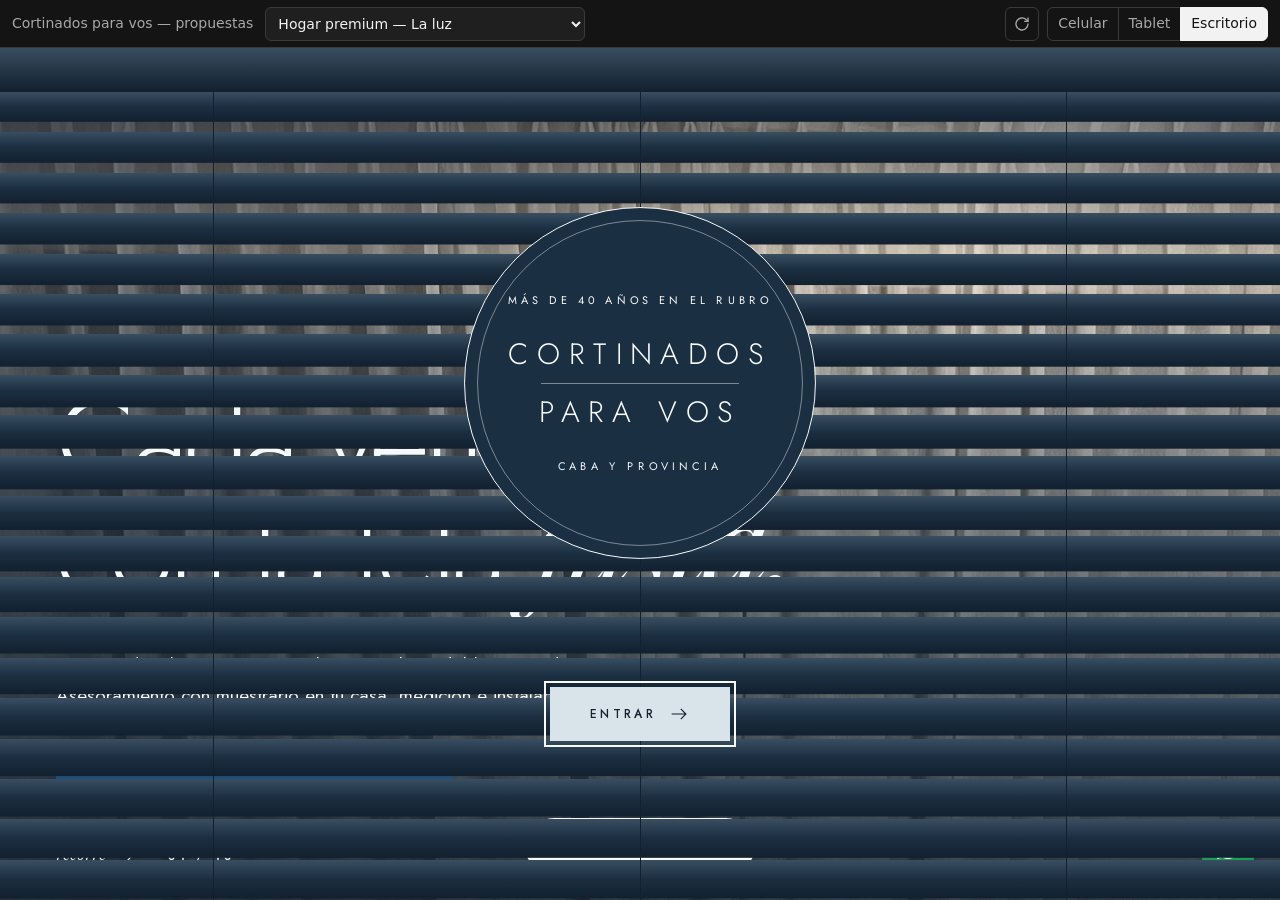
<file: ebaf0c6b00/index.html>
<!doctype html>
<html lang="es-AR">
<head>
<meta charset="utf-8">
<meta name="viewport" content="width=device-width, initial-scale=1">
<meta name="robots" content="noindex">
<link rel="icon" href="data:,">
<title>Cortinados para vos — propuestas</title>
<style>
  :root {
    --bar: 48px;
    --ground: #1f1f1f;
    --chrome: #141414;
    --line: #3a3a3a;
    --ink: #f2f2f2;
    --ink-dim: #a8a8a8;
    color-scheme: dark;
  }
  * { box-sizing: border-box; }
  html, body { height: 100%; margin: 0; overflow: hidden; background: var(--ground); }
  body {
    display: flex;
    flex-direction: column;
    height: 100vh;
    height: 100dvh;
    color: var(--ink);
    font: 14px/1.2 system-ui, -apple-system, "Segoe UI", Roboto, sans-serif;
  }
  .bar {
    display: flex;
    flex: none;
    align-items: center;
    gap: 12px;
    height: var(--bar);
    padding: 0 12px;
    background: var(--chrome);
    border-bottom: 1px solid var(--line);
  }
  .title {
    flex: 0 1 auto;
    min-width: 0;
    overflow: hidden;
    color: var(--ink-dim);
    text-overflow: ellipsis;
    white-space: nowrap;
  }
  .pick { flex: 0 1 320px; min-width: 0; }
  select {
    width: 100%;
    height: 34px;
    padding: 0 8px;
    color: var(--ink);
    font: inherit;
    background: var(--ground);
    border: 1px solid var(--line);
    border-radius: 6px;
  }
  .controls { display: flex; flex: none; align-items: center; gap: 8px; margin-left: auto; }
  button {
    display: inline-flex;
    align-items: center;
    justify-content: center;
    height: 34px;
    min-width: 34px;
    padding: 0 10px;
    color: var(--ink-dim);
    font: inherit;
    background: transparent;
    border: 1px solid var(--line);
    border-radius: 6px;
    cursor: pointer;
  }
  button:hover { color: var(--ink); }
  select:focus-visible, button:focus-visible { outline: 2px solid var(--ink); outline-offset: 1px; }
  .refresh { padding: 0; }
  .devices { display: flex; }
  .devices[hidden] { display: none; }
  .devices button { border-radius: 0; margin-left: -1px; }
  .devices button:first-child { margin-left: 0; border-radius: 6px 0 0 6px; }
  .devices button:last-child { border-radius: 0 6px 6px 0; }
  .devices button[hidden] { display: none; }
  .devices button[aria-pressed="true"] { color: var(--chrome); background: var(--ink); border-color: var(--ink); }
  .stage {
    position: relative;
    display: flex;
    flex: 1;
    align-items: center;
    justify-content: center;
    min-height: 0;
    overflow: hidden;
  }
  .frame { position: relative; flex: none; overflow: hidden; background: #fff; }
  .frame.fill { width: 100%; height: 100%; }
  iframe { position: absolute; top: 0; left: 0; display: block; border: 0; background: #fff; transform-origin: top left; }
  .fill iframe { width: 100%; height: 100%; }
  @media (max-width: 719px) { .title { display: none; } .pick { flex: 1 1 auto; } }
</style>
</head>
<body>
<header class="bar">
  <span class="title">Cortinados para vos — propuestas</span>
  <div class="pick"><select id="design"></select></div>
  <div class="controls">
    <button id="refresh" class="refresh" type="button">
      <svg width="16" height="16" viewBox="0 0 24 24" fill="none" stroke="currentColor" stroke-width="2" stroke-linecap="round" stroke-linejoin="round" aria-hidden="true"><path d="M21 12a9 9 0 1 1-2.6-6.4L21 8"/><path d="M21 3v5h-5"/></svg>
    </button>
    <div id="devices" class="devices" role="group"></div>
  </div>
</header>
<main id="stage" class="stage"></main>
<script>
(function () {
  var manifest = {"title":"Cortinados para vos — propuestas","strings":{"design":"Diseño","refresh":"Volver a cargar","devices":"Tamaño de pantalla","mobile":"Celular","tablet":"Tablet","desktop":"Escritorio","unavailable":"Disponible en el sitio final"},"groups":[{"label":"Hogares","entries":[{"slug":"la-luz","label":"Hogar premium — La luz","hash":"27367143689d"},{"slug":"motorizadas","label":"Hogar premium — Motorizadas","hash":"4173e0a735ad"},{"slug":"la-ventana","label":"Hogar práctico — Roller","hash":"12f854c7e064"},{"slug":"toda-la-casa","label":"Mudanza u obra — Toda la casa","hash":"dd68563a43bc"},{"slug":"que-cortina","label":"Mudanza u obra — Qué cortina","hash":"bd9796bb43a6"},{"slug":"zona-norte","label":"Zona Norte y CABA","hash":"8552b48f1b94"}]},{"label":"Empresas","entries":[{"slug":"empresas","label":"Empresas y oficinas","hash":"4dbde1558aaa"},{"slug":"hoteles","label":"Hoteles y alquileres","hash":"f71557a046d7"}]}],"devices":[{"id":"mobile","width":412,"height":915},{"id":"tablet","width":800,"height":1280},{"id":"desktop"}]};
  /* Below this the window is a phone: there is nothing to preview a device in. */
  var CONTROL_MIN_WIDTH = 600;
  var words = manifest.strings;
  var design = document.getElementById('design');
  var devices = document.getElementById('devices');
  var refresh = document.getElementById('refresh');
  var stage = document.getElementById('stage');
  var entries = [];
  var buttons = {};
  var mounted = null;

  manifest.groups.forEach(function (group) {
    var optgroup = document.createElement('optgroup');
    optgroup.label = group.label;
    group.entries.forEach(function (entry) {
      var option = document.createElement('option');
      option.value = entry.slug;
      option.textContent = entry.label;
      optgroup.appendChild(option);
      entries.push(entry);
    });
    design.appendChild(optgroup);
  });
  design.setAttribute('aria-label', words.design);
  refresh.setAttribute('aria-label', words.refresh);
  refresh.title = words.refresh;
  devices.setAttribute('aria-label', words.devices);

  manifest.devices.forEach(function (device) {
    var button = document.createElement('button');
    button.type = 'button';
    button.textContent = words[device.id];
    button.addEventListener('click', function () { go(current().entry.slug, device.id); });
    devices.appendChild(button);
    buttons[device.id] = button;
  });

  function deviceById(id) {
    return manifest.devices.filter(function (d) { return d.id === id; })[0];
  }

  /* Fill has no size, so only a sized device can be wider than the window. */
  function fits(device) {
    return window.innerWidth >= CONTROL_MIN_WIDTH && (!device.width || window.innerWidth > device.width);
  }

  function current() {
    var parts = location.hash.slice(1).split('/');
    var entry = entries.filter(function (e) { return e.slug === parts[0]; })[0] || entries[0];
    var device = deviceById(parts[1]);
    if (!device || !fits(device)) device = deviceById('desktop');
    return { entry: entry, device: device };
  }

  function go(slug, deviceId) {
    var hash = '#' + slug + '/' + deviceId;
    if (location.hash === hash) mount();
    else location.hash = hash;
  }

  function paintControls(device) {
    devices.hidden = window.innerWidth < CONTROL_MIN_WIDTH;
    manifest.devices.forEach(function (d) {
      buttons[d.id].hidden = !fits(d);
      buttons[d.id].setAttribute('aria-pressed', String(d.id === device.id));
    });
  }

  /* The scale rule is `fitScale` in src/lib/devices.ts. There is no build step here to import it. */
  function fit() {
    if (!mounted || !mounted.device.width) return;
    var device = mounted.device;
    var box = stage.getBoundingClientRect();
    var scale = Math.min(1, box.width / device.width, box.height / device.height);
    mounted.wrap.style.width = device.width * scale + 'px';
    mounted.wrap.style.height = device.height * scale + 'px';
    mounted.frame.style.width = device.width + 'px';
    mounted.frame.style.height = device.height + 'px';
    mounted.frame.style.transform = 'scale(' + scale + ')';
  }

  /* A fresh iframe every time: it replays the design's load animation, stays out
     of session history, and a design that reads its width once at load sees the
     device it is being shown at. */
  function mount() {
    var state = current();
    var wrap = document.createElement('div');
    var frame = document.createElement('iframe');
    wrap.className = state.device.width ? 'frame' : 'frame fill';
    frame.title = state.entry.label;
    frame.setAttribute('sandbox', 'allow-scripts allow-same-origin');
    frame.src = './' + state.entry.slug + '/index.html?v=' + state.entry.hash;
    wrap.appendChild(frame);
    stage.replaceChildren(wrap);
    mounted = { slug: state.entry.slug, device: state.device, wrap: wrap, frame: frame };
    design.value = state.entry.slug;
    document.title = state.entry.label + ' · ' + manifest.title;
    paintControls(state.device);
    fit();
  }

  design.addEventListener('change', function () { go(design.value, current().device.id); });
  refresh.addEventListener('click', mount);
  window.addEventListener('hashchange', mount);

  new ResizeObserver(function () {
    var state = current();
    if (mounted && state.device.id !== mounted.device.id) return mount();
    paintControls(state.device);
    fit();
  }).observe(stage);

  mount();
})();
</script>
</body>
</html>
</file>
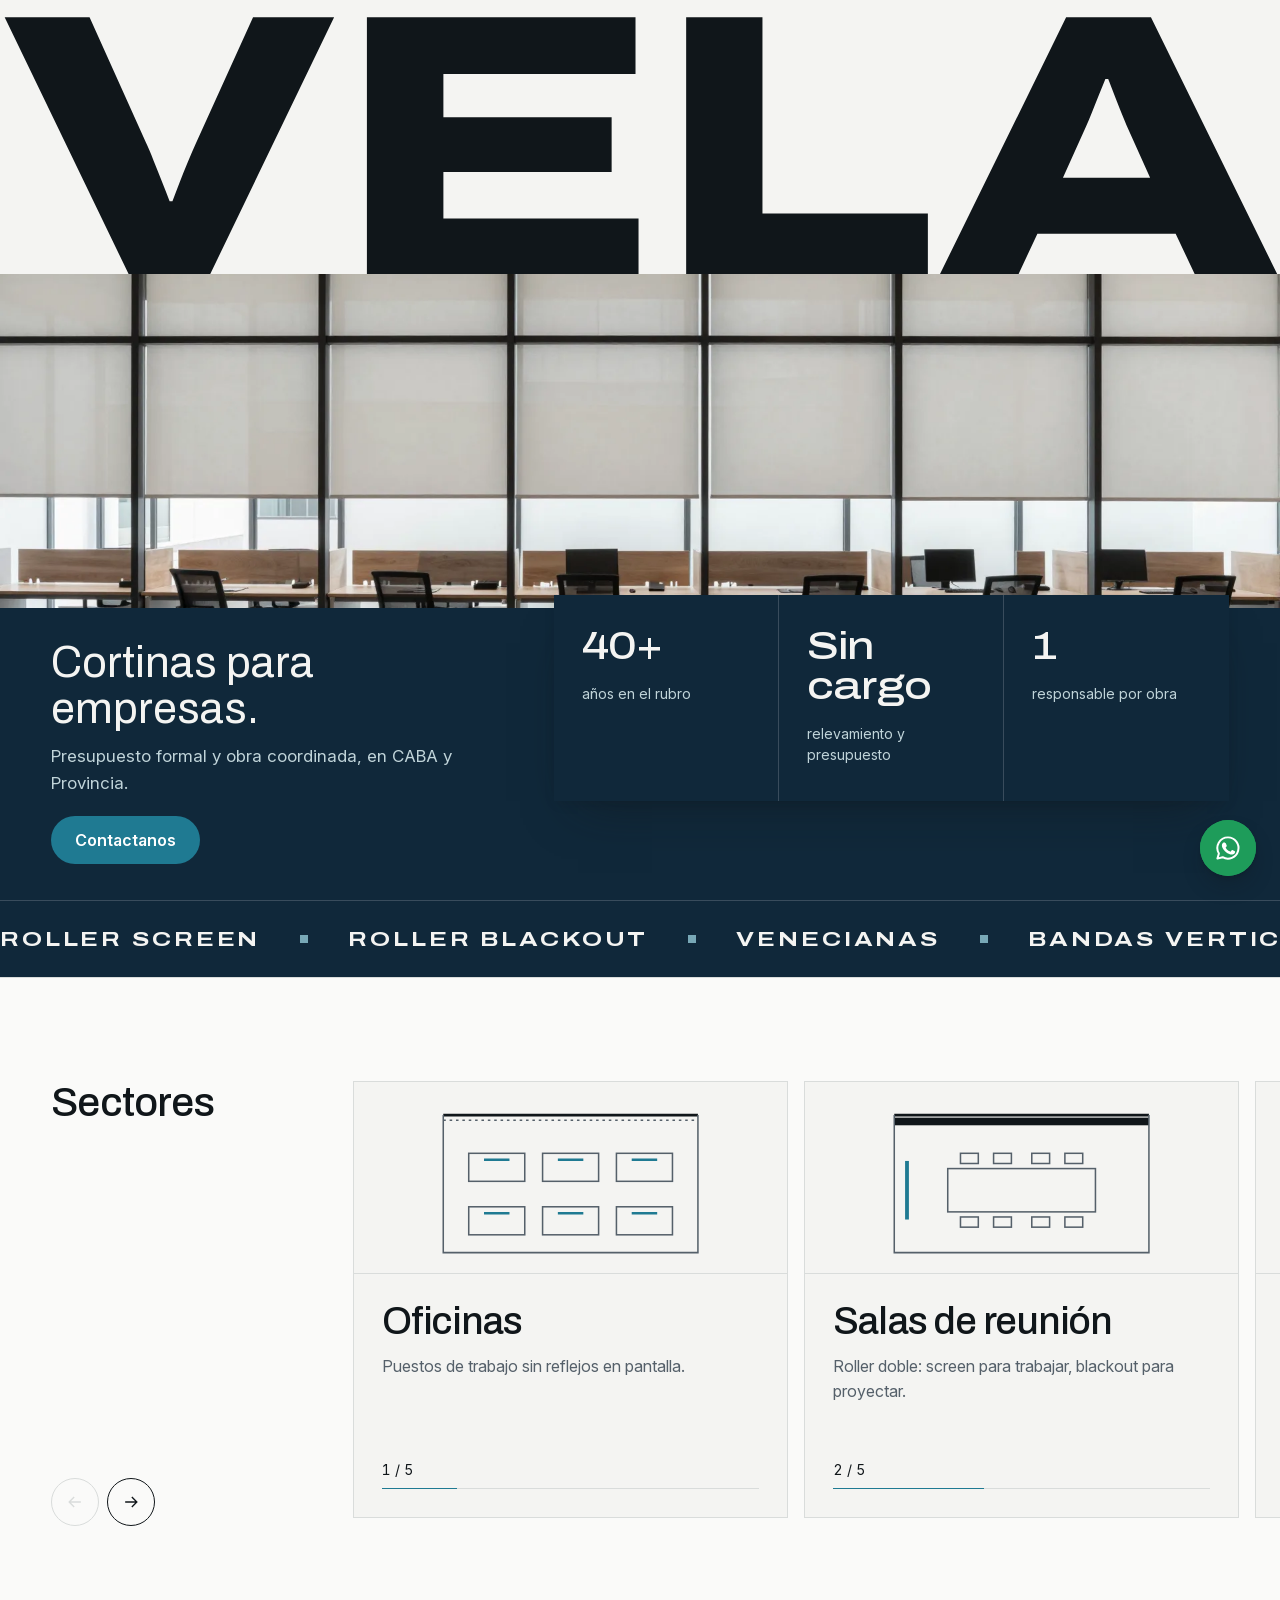
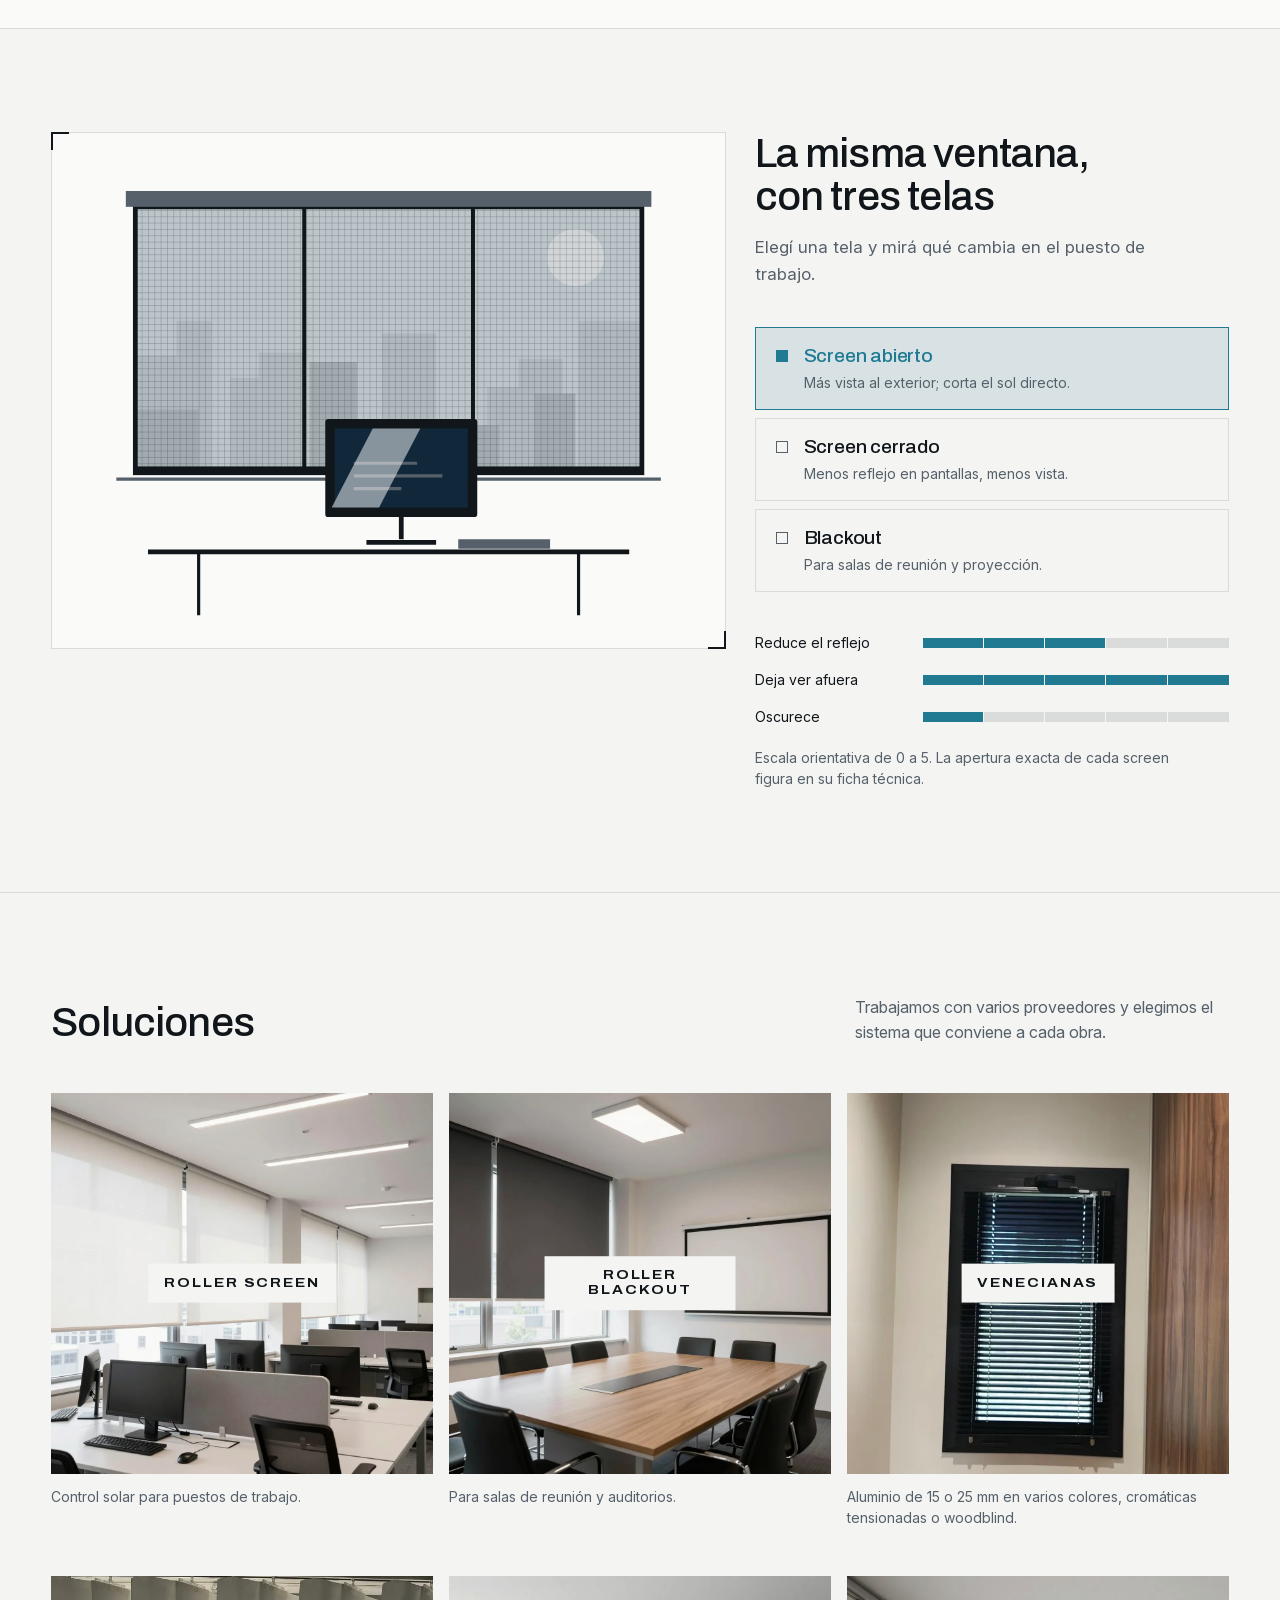
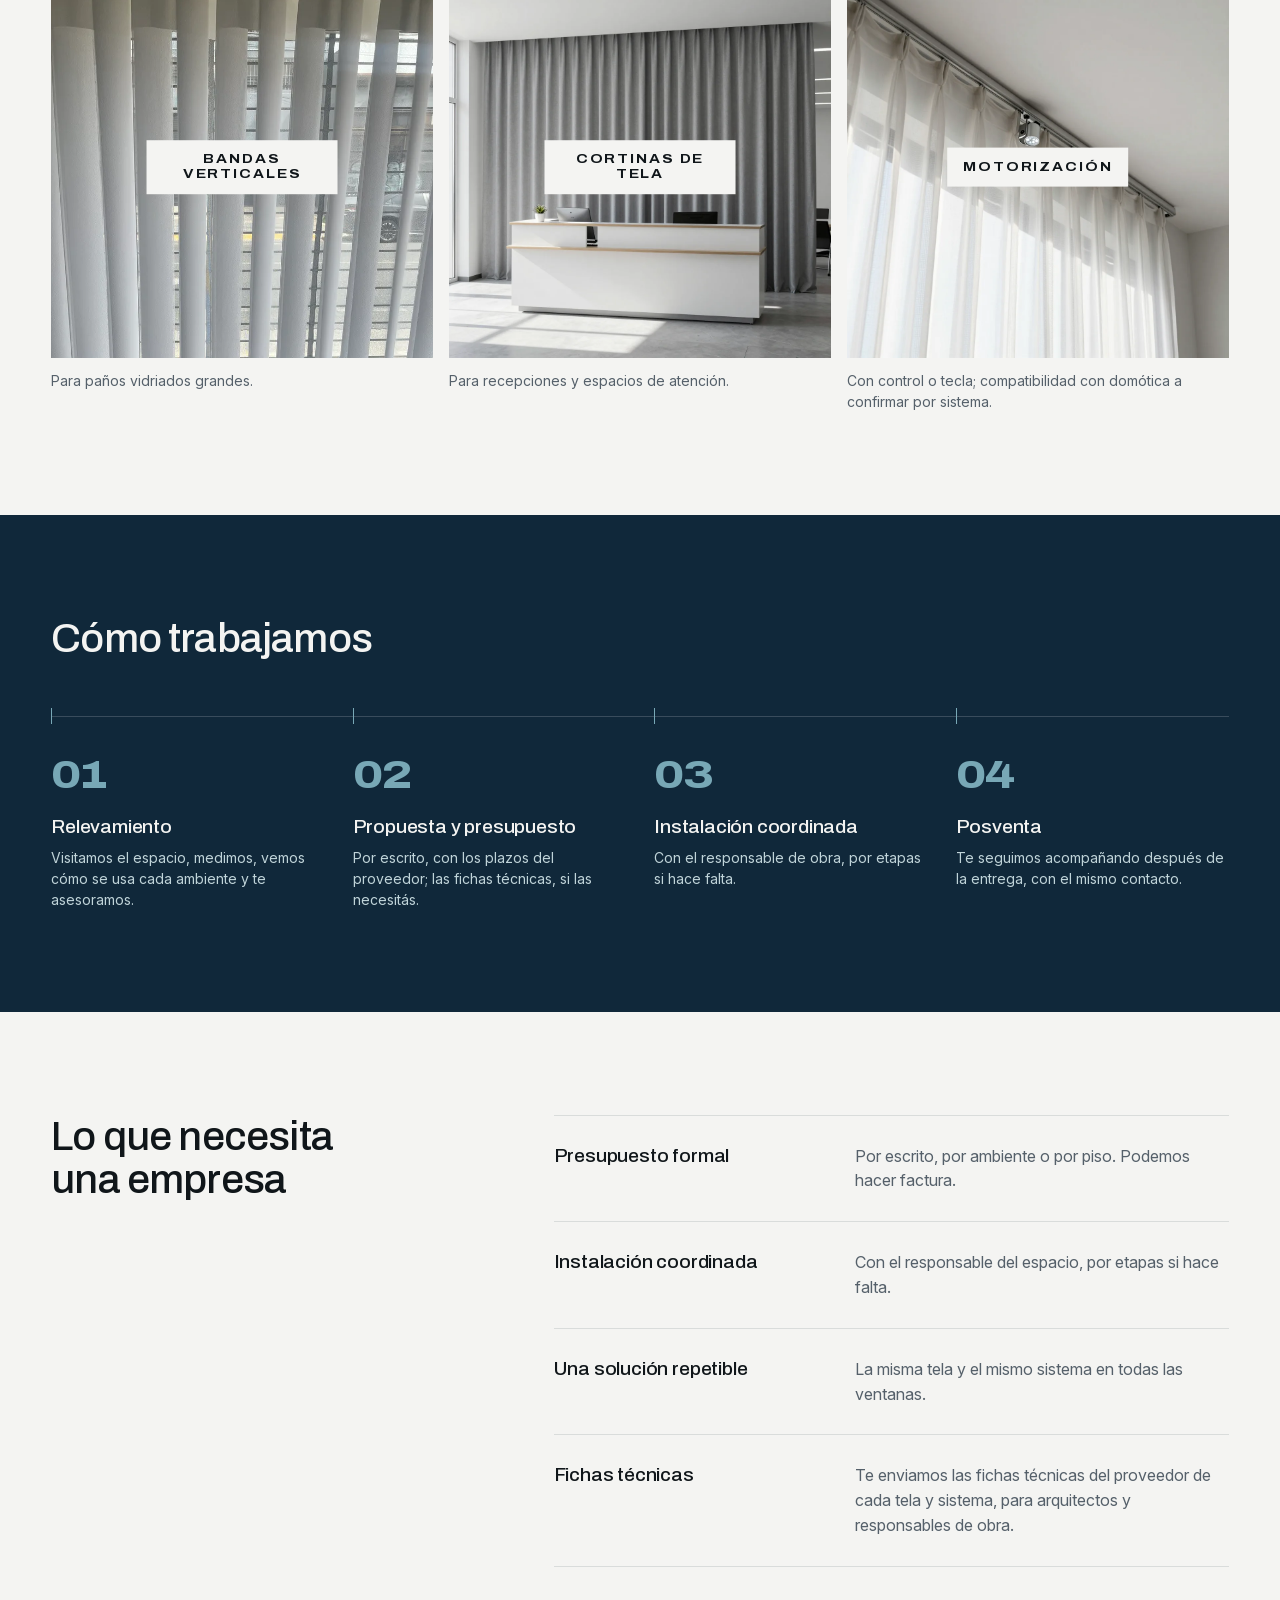
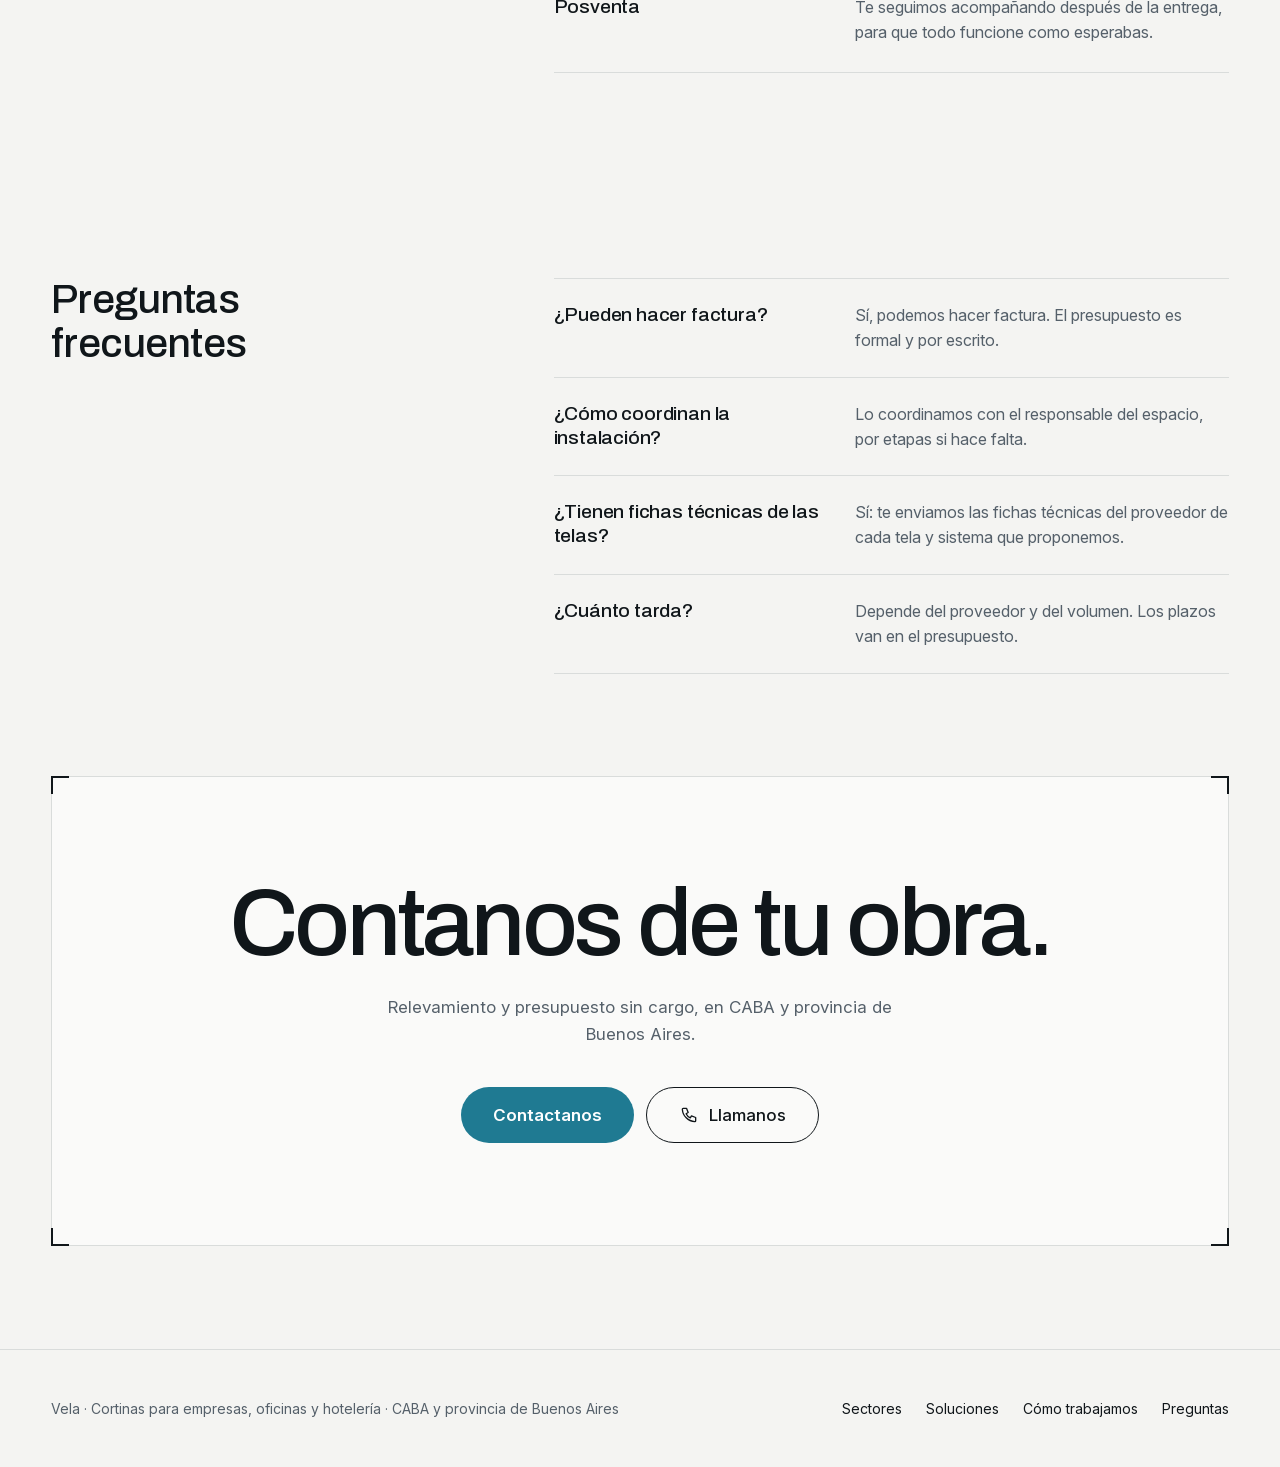
<file: ebaf0c6b00/empresas/index.html>
<!doctype html>
<html lang="es-AR">
<head>
  <meta charset="utf-8">
  <meta name="viewport" content="width=device-width, initial-scale=1">
  <title>Cortinas para oficinas y empresas — Vela</title>
  <meta name="description" content="Roller screen y blackout, cortinas de tela y venecianas para oficinas, con presupuesto formal, instalación coordinada y posventa. CABA y provincia de Buenos Aires.">
  <meta name="color-scheme" content="light">
  <link rel="stylesheet" href="./assets/fonts/fonts.css">
  <link rel="stylesheet" href="./build.css">
<meta name="robots" content="noindex">
<script>
/* A route this preview does not have stops here and says so. */
(function () {
  var note = null, timer = 0;
  document.addEventListener('click', function (event) {
    var link = event.target && event.target.closest && event.target.closest('a[href^="/"]');
    if (!link || link.getAttribute('href').indexOf('//') === 0) return;
    event.preventDefault();
    if (!note) {
      note = document.createElement('div');
      note.setAttribute('role', 'status');
      note.setAttribute('data-showcase-note', '');
      note.textContent = "Disponible en el sitio final";
      note.style.cssText = 'position:fixed;left:50%;bottom:24px;z-index:2147483647;transform:translateX(-50%);max-width:calc(100vw - 32px);padding:10px 14px;border-radius:8px;background:#141414;color:#f2f2f2;font:14px/1.3 system-ui,sans-serif;box-shadow:0 4px 16px rgba(0,0,0,.3);pointer-events:none';
      document.body.appendChild(note);
    }
    note.hidden = false;
    clearTimeout(timer);
    timer = setTimeout(function () { note.hidden = true; }, 2400);
  }, true);
})();
</script>
</head>
<body class="overflow-x-clip bg-bg font-body text-body text-ink">

  <main id="top">

    <!-- ============ HERO: the name, the room, the numbers, and only then the words ============ -->
    <section data-block="hero" class="relative flex min-h-svh flex-col">
      <!-- The wordmark: one line of extended heavy caps at exactly viewport width, its baseline on the seam. -->
      <div class="relative z-10 overflow-hidden pt-3">
        <p data-wordmark class="-mb-seam font-display text-wordmark whitespace-nowrap uppercase [font-variation-settings:var(--stretch-wide)] text-ink [font-size:calc(var(--text-wordmark)*var(--fit,1))]"><span data-wordmark-line class="inline-block">VELA</span></p>
      </div>

      <figure class="relative min-h-hero-photo flex-1 overflow-hidden bg-plate-deep">
        <img data-hero-image src="./assets/hero-oficina.webp" width="1920" height="1080" alt="Oficina abierta con rollers screen a media altura sobre un ventanal" fetchpriority="high" decoding="async" class="absolute inset-0 size-full animate-slow-zoom object-cover motion-reduce:animate-none">
      </figure>

      <div class="bg-deep text-on-deep">
        <div class="mx-auto grid max-w-page gap-x-step gap-y-7 px-gutter pb-8 md:grid-cols-12 md:items-center md:pb-9">
          <!-- The slab lifts off the photograph: the band's top edge steps up into the hero. -->
          <ul class="relative -mt-overlap grid grid-cols-3 bg-deep [box-shadow:var(--shadow-slab)] md:col-span-7 md:col-start-6 md:row-start-1">
          <li class="border-r border-rule-deep px-step pt-8 pb-9 max-md:px-3 max-md:pt-7 max-md:pb-8">
            <p class="font-display text-card [font-variation-settings:var(--stretch-wide)]">40+</p>
            <p class="mt-4 text-small text-on-deep-dim">años en el rubro</p>
          </li>
          <li class="border-r border-rule-deep px-step pt-8 pb-9 max-md:px-3 max-md:pt-7 max-md:pb-8">
            <p class="max-md:text-title max-md:leading-tight font-display text-card [font-variation-settings:var(--stretch-wide)]">Sin cargo</p>
            <p class="mt-4 text-small text-on-deep-dim">relevamiento y presupuesto</p>
          </li>
          <li class="px-step pt-8 pb-9 max-md:px-3 max-md:pt-7 max-md:pb-8">
            <p class="font-display text-card [font-variation-settings:var(--stretch-wide)]">1</p>
            <p class="mt-4 text-small text-on-deep-dim">responsable por obra</p>
          </li>
        </ul>
          <div class="md:col-span-5 md:row-start-1 md:pt-8">
            <h1 class="font-title text-hero-title text-balance">Cortinas para empresas.</h1>
            <p class="mt-3 text-lead text-on-deep-dim">Presupuesto formal y obra coordinada, en CABA y Provincia.</p>
            <a href="/consulta/empresas" class="mt-5 inline-flex h-12 items-center rounded-pill bg-accent px-6 text-body font-semibold text-on-accent transition-colors hover:bg-accent-hover">Contactanos</a>
          </div>
        </div>
      </div>
    </section>

    <!-- ============ PROOF: the deep band ============ -->
    <section data-block="proof" class="relative flow-root bg-deep text-on-deep">
      <!-- Where the source ran partner logos, the families run: plaques, not brands. -->
      <div class="overflow-hidden border-t border-rule-deep py-7">
        <div class="flex w-max animate-marquee motion-reduce:animate-none motion-reduce:w-full motion-reduce:flex-wrap motion-reduce:px-gutter">
          <ul class="flex shrink-0 items-center gap-10 pr-10 font-display text-marquee uppercase [font-variation-settings:var(--stretch-wide)] text-on-deep">
            <li>Roller screen</li><li aria-hidden="true" class="size-2 bg-accent-on-deep"></li>
            <li>Roller blackout</li><li aria-hidden="true" class="size-2 bg-accent-on-deep"></li>
            <li>Venecianas</li><li aria-hidden="true" class="size-2 bg-accent-on-deep"></li>
            <li>Bandas verticales</li><li aria-hidden="true" class="size-2 bg-accent-on-deep"></li>
            <li>Cortinas de tela</li><li aria-hidden="true" class="size-2 bg-accent-on-deep"></li>
            <li>Motorización</li><li aria-hidden="true" class="size-2 bg-accent-on-deep"></li>
          </ul>
          <ul aria-hidden="true" class="flex shrink-0 items-center gap-10 pr-10 font-display text-marquee uppercase [font-variation-settings:var(--stretch-wide)] text-on-deep motion-reduce:hidden">
            <li>Roller screen</li><li class="size-2 bg-accent-on-deep"></li>
            <li>Roller blackout</li><li class="size-2 bg-accent-on-deep"></li>
            <li>Venecianas</li><li class="size-2 bg-accent-on-deep"></li>
            <li>Bandas verticales</li><li class="size-2 bg-accent-on-deep"></li>
            <li>Cortinas de tela</li><li class="size-2 bg-accent-on-deep"></li>
            <li>Motorización</li><li class="size-2 bg-accent-on-deep"></li>
          </ul>
        </div>
      </div>
    </section>

    <!-- ============ FEATURE: sectors carousel ============ -->
    <section data-block="feature" id="sectores" class="border-t border-line bg-sheet py-band">
      <div class="mx-auto grid max-w-page grid-cols-[minmax(0,1fr)] gap-step px-gutter md:grid-cols-12">
        <div class="flex flex-col justify-between gap-8 md:col-span-3 max-md:gap-5">
          <h2 class="font-title text-section">Sectores</h2>
          <!-- The arrows show on every width; on a phone they sit under the heading, on the left, clear of the WhatsApp button. -->
          <div class="flex gap-2">
            <button type="button" data-car-prev aria-controls="sector-track" aria-label="Hoteles y alquileres" disabled class="grid size-12 place-items-center rounded-pill border border-ink text-ink transition-colors hover:bg-ink hover:text-bg disabled:border-line disabled:text-line disabled:hover:bg-transparent">
              <svg aria-hidden="true" viewBox="0 0 24 24" class="size-icon fill-none stroke-current" stroke-width="1.6"><path d="M19 12H5m6-6l-6 6 6 6"/></svg>
            </button>
            <button type="button" data-car-next aria-controls="sector-track" aria-label="Salas de reunión" class="grid size-12 place-items-center rounded-pill border border-ink text-ink transition-colors hover:bg-ink hover:text-bg disabled:border-line disabled:text-line disabled:hover:bg-transparent">
              <svg aria-hidden="true" viewBox="0 0 24 24" class="size-icon fill-none stroke-current" stroke-width="1.6"><path d="M5 12h14m-6-6l6 6-6 6"/></svg>
            </button>
          </div>
        </div>

        <div class="min-w-0 md:col-span-9 md:-mr-gutter">
          <ol id="sector-track" data-car-track tabindex="0" aria-label="Sectores" class="flex snap-x snap-mandatory gap-4 overflow-x-auto scroll-smooth pb-2 [scrollbar-width:none] max-md:-mx-gutter max-md:px-gutter max-md:scroll-px-gutter md:pr-gutter">
            <!-- 1 -->
            <li data-car-card class="flex w-card shrink-0 snap-start flex-col border border-line bg-bg max-md:w-5/6">
              <svg aria-hidden="true" viewBox="0 0 240 150" class="h-48 w-full border-b border-line fill-none stroke-ink-dim max-md:h-40" stroke-width="1.2" vector-effect="non-scaling-stroke">
                <!-- plan: glazed facade on top with screens lowered, two rows of desks with monitors -->
                <path d="M20 26h200" class="stroke-ink" stroke-width="2"/>
                <path d="M20 30h200" stroke-dasharray="2 3"/>
                <g><rect x="40" y="56" width="44" height="22"/><rect x="98" y="56" width="44" height="22"/><rect x="156" y="56" width="44" height="22"/>
                <path d="M52 61h20M110 61h20M168 61h20" class="stroke-accent" stroke-width="2"/></g>
                <g><rect x="40" y="98" width="44" height="22"/><rect x="98" y="98" width="44" height="22"/><rect x="156" y="98" width="44" height="22"/>
                <path d="M52 103h20M110 103h20M168 103h20" class="stroke-accent" stroke-width="2"/></g>
                <path d="M20 26v108h200V26"/>
              </svg>
              <div class="flex flex-1 flex-col p-step">
                <h3 class="font-title text-card">Oficinas</h3>
                <p class="mt-3 max-w-body text-body text-ink-dim">Puestos de trabajo sin reflejos en pantalla.</p>
                <div class="mt-auto pt-10">
                  <p class="text-small tabular-nums text-ink">1 / 5</p>
                  <div class="mt-2 h-px w-full bg-line"><div class="h-px w-1/5 bg-accent"></div></div>
                </div>
              </div>
            </li>
            <!-- 2 -->
            <li data-car-card class="flex w-card shrink-0 snap-start flex-col border border-line bg-bg max-md:w-5/6">
              <svg aria-hidden="true" viewBox="0 0 240 150" class="h-48 w-full border-b border-line fill-none stroke-ink-dim max-md:h-40" stroke-width="1.2" vector-effect="non-scaling-stroke">
                <!-- plan: long table, chairs, a screen on the end wall, blackout across the glazing -->
                <path d="M20 26h200" class="stroke-ink" stroke-width="2"/>
                <rect x="20" y="28" width="200" height="6" class="fill-ink stroke-none"/>
                <rect x="62" y="68" width="116" height="34"/>
                <g><rect x="72" y="56" width="14" height="8"/><rect x="98" y="56" width="14" height="8"/><rect x="128" y="56" width="14" height="8"/><rect x="154" y="56" width="14" height="8"/>
                <rect x="72" y="106" width="14" height="8"/><rect x="98" y="106" width="14" height="8"/><rect x="128" y="106" width="14" height="8"/><rect x="154" y="106" width="14" height="8"/></g>
                <path d="M30 62v46" class="stroke-accent" stroke-width="3"/>
                <path d="M20 26v108h200V26"/>
              </svg>
              <div class="flex flex-1 flex-col p-step">
                <h3 class="font-title text-card">Salas de reunión</h3>
                <p class="mt-3 max-w-body text-body text-ink-dim">Roller doble: screen para trabajar, blackout para proyectar.</p>
                <div class="mt-auto pt-10">
                  <p class="text-small tabular-nums text-ink">2 / 5</p>
                  <div class="mt-2 h-px w-full bg-line"><div class="h-px w-2/5 bg-accent"></div></div>
                </div>
              </div>
            </li>
            <!-- 3 -->
            <li data-car-card class="flex w-card shrink-0 snap-start flex-col border border-line bg-bg max-md:w-5/6">
              <svg aria-hidden="true" viewBox="0 0 240 150" class="h-48 w-full border-b border-line fill-none stroke-ink-dim max-md:h-40" stroke-width="1.2" vector-effect="non-scaling-stroke">
                <!-- elevation: a window half veiled, light still reaching a desk and a couch -->
                <rect x="70" y="20" width="100" height="74"/>
                <path d="M120 20v74"/>
                <rect x="70" y="20" width="100" height="36" class="fill-line"/>
                <path d="M70 56h100" class="stroke-accent" stroke-width="2"/>
                <path d="M84 94l-30 40M156 94l30 40" stroke-dasharray="2 4"/>
                <path d="M30 112h52v22M30 112v22" />
                <path d="M150 118h64v16h-64zM150 118v-8h64v8"/>
                <path d="M14 134h212" class="stroke-ink"/>
              </svg>
              <div class="flex flex-1 flex-col p-step">
                <h3 class="font-title text-card">Consultorios y estudios</h3>
                <p class="mt-3 max-w-body text-body text-ink-dim">Privacidad sin perder luz.</p>
                <div class="mt-auto pt-10">
                  <p class="text-small tabular-nums text-ink">3 / 5</p>
                  <div class="mt-2 h-px w-full bg-line"><div class="h-px w-3/5 bg-accent"></div></div>
                </div>
              </div>
            </li>
            <!-- 4 -->
            <li data-car-card class="flex w-card shrink-0 snap-start flex-col border border-line bg-bg max-md:w-5/6">
              <svg aria-hidden="true" viewBox="0 0 240 150" class="h-48 w-full border-b border-line fill-none stroke-ink-dim max-md:h-40" stroke-width="1.2" vector-effect="non-scaling-stroke">
                <!-- facade: a grid of identical windows, every screen at the same height -->
                <rect x="60" y="14" width="120" height="124" class="stroke-ink"/>
                <g>
                  <rect x="70" y="24" width="24" height="18"/><rect x="108" y="24" width="24" height="18"/><rect x="146" y="24" width="24" height="18"/>
                  <rect x="70" y="52" width="24" height="18"/><rect x="108" y="52" width="24" height="18"/><rect x="146" y="52" width="24" height="18"/>
                  <rect x="70" y="80" width="24" height="18"/><rect x="108" y="80" width="24" height="18"/><rect x="146" y="80" width="24" height="18"/>
                  <rect x="70" y="108" width="24" height="18"/><rect x="108" y="108" width="24" height="18"/><rect x="146" y="108" width="24" height="18"/>
                </g>
                <g class="fill-line stroke-none">
                  <rect x="70" y="24" width="24" height="9"/><rect x="108" y="24" width="24" height="9"/><rect x="146" y="24" width="24" height="9"/>
                  <rect x="70" y="52" width="24" height="9"/><rect x="108" y="52" width="24" height="9"/><rect x="146" y="52" width="24" height="9"/>
                  <rect x="70" y="80" width="24" height="9"/><rect x="108" y="80" width="24" height="9"/><rect x="146" y="80" width="24" height="9"/>
                  <rect x="70" y="108" width="24" height="9"/><rect x="108" y="108" width="24" height="9"/><rect x="146" y="108" width="24" height="9"/>
                </g>
                <path d="M190 33v84" class="stroke-accent" stroke-width="1.2"/>
                <path d="M186 33h8M186 61h8M186 89h8M186 117h8" class="stroke-accent"/>
                <path d="M30 138h180" class="stroke-ink"/>
              </svg>
              <div class="flex flex-1 flex-col p-step">
                <h3 class="font-title text-card">Edificios y desarrolladoras</h3>
                <p class="mt-3 max-w-body text-body text-ink-dim">Muchas ventanas iguales, una sola terminación.</p>
                <div class="mt-auto pt-10">
                  <p class="text-small tabular-nums text-ink">4 / 5</p>
                  <div class="mt-2 h-px w-full bg-line"><div class="h-px w-4/5 bg-accent"></div></div>
                </div>
              </div>
            </li>
            <!-- 5 -->
            <li data-car-card class="flex w-card shrink-0 snap-start flex-col border border-line bg-bg max-md:w-5/6">
              <svg aria-hidden="true" viewBox="0 0 240 150" class="h-48 w-full border-b border-line fill-none stroke-ink-dim max-md:h-40" stroke-width="1.2" vector-effect="non-scaling-stroke">
                <!-- plan: a room with a bed, a double curtain across the window: sheer and blackout -->
                <path d="M20 26h200" class="stroke-ink" stroke-width="2"/>
                <path d="M24 33q8-5 16 0t16 0 16 0 16 0 16 0 16 0 16 0 16 0 16 0 16 0 16 0 16 0"/>
                <path d="M24 41q8-5 16 0t16 0 16 0 16 0 16 0 16 0 16 0 16 0 16 0 16 0 16 0 16 0" class="stroke-accent" stroke-width="1.6"/>
                <rect x="84" y="66" width="72" height="68"/>
                <rect x="92" y="72" width="24" height="12"/><rect x="124" y="72" width="24" height="12"/>
                <path d="M84 92h72"/>
                <rect x="60" y="70" width="18" height="18"/><rect x="162" y="70" width="18" height="18"/>
                <path d="M20 26v108h200V26"/>
              </svg>
              <div class="flex flex-1 flex-col p-step">
                <h3 class="font-title text-card">Hoteles y alquileres</h3>
                <p class="mt-3 max-w-body text-body text-ink-dim">Blackout, doble cortinado y roller doble.</p>
                <div class="mt-auto pt-10">
                  <p class="text-small tabular-nums text-ink">5 / 5</p>
                  <div class="mt-2 h-px w-full bg-line"><div class="h-px w-full bg-accent"></div></div>
                </div>
              </div>
            </li>
          </ol>
        </div>
      </div>
    </section>

    <!-- ============ SPEC: the screen switcher ============ -->
    <section data-block="spec" class="border-t border-line py-band">
      <div class="mx-auto grid max-w-page items-start gap-x-step gap-y-10 px-gutter md:grid-cols-12">
        <div class="md:col-span-5 md:col-start-8 md:row-start-1">
          <h2 class="font-title text-section text-balance">La misma ventana, con tres telas</h2>
          <p class="mt-4 max-w-body text-lead text-ink-dim">Elegí una tela y mirá qué cambia en el puesto de trabajo.</p>
        </div>

        <!-- The drawn office window. The fabric layer repaints per tab. -->
        <figure data-switch-stage data-fabric="screen-abierto" class="group relative border border-line bg-sheet p-3 md:col-span-7 md:row-span-3 md:row-start-1 md:p-5">
          <svg aria-hidden="true" viewBox="0 0 400 300" class="block aspect-window w-full">
            <defs>
              <pattern id="weave" width="4" height="4" patternUnits="userSpaceOnUse">
                <path d="M0 0h4M0 0v4" class="stroke-ink" stroke-width="0.5"/>
              </pattern>
              <clipPath id="pane"><rect x="40" y="34" width="320" height="168"/></clipPath>
            </defs>
            <!-- wall -->
            <rect width="400" height="300" class="fill-sheet"/>
            <!-- outside -->
            <g clip-path="url(#pane)">
              <rect x="40" y="34" width="320" height="168" class="fill-sky"/>
              <circle cx="318" cy="66" r="18" class="fill-sun"/>
              <path d="M40 202V128h26v-22h22v96zM100 202v-60h18v-16h30v76zM196 202v-88h34v88zM262 202v-54h20v-18h28v72zM320 202v-96h40v96z" class="fill-tower-far"/>
              <path d="M40 202v-40h40v40zM150 202v-70h30v70zM236 202v-30h34v30zM292 202v-50h26v50z" class="fill-tower"/>
              <!-- the fabric: a screen is a veil with a weave; blackout is solid -->
              <!-- the fabric: a screen is a veil with a weave; blackout is a solid layer that fades in over it (opacity only, never a fill swap) -->
              <rect x="40" y="34" width="320" height="168" class="fill-fabric opacity-(--opacity-veil-open) transition-opacity duration-(--motion-window) ease-out-expo group-data-[fabric=screen-cerrado]:opacity-(--opacity-veil-closed) group-data-[fabric=blackout]:opacity-(--opacity-veil-closed) motion-reduce:transition-none"/>
              <rect x="40" y="34" width="320" height="168" fill="url(#weave)" class="opacity-(--opacity-veil-open) transition-opacity duration-(--motion-window) ease-out-expo group-data-[fabric=blackout]:opacity-0 motion-reduce:transition-none"/>
              <rect x="40" y="34" width="320" height="168" class="fill-blackout opacity-0 transition-opacity duration-(--motion-window) ease-out-expo group-data-[fabric=blackout]:opacity-(--opacity-veil-blackout) motion-reduce:transition-none"/>
            </g>
            <!-- frame and mullions -->
            <rect x="40" y="34" width="320" height="168" class="fill-none stroke-ink" stroke-width="3"/>
            <path d="M146.7 34v168M253.3 34v168" class="stroke-ink" stroke-width="2.5"/>
            <!-- roller tube and bottom rail -->
            <rect x="34" y="24" width="332" height="10" class="fill-ink-dim"/>
            <rect x="40" y="198" width="320" height="4" class="fill-ink"/>
            <!-- sill and floor -->
            <path d="M28 206h344" class="stroke-ink-dim" stroke-width="2"/>
            <!-- the workstation -->
            <path d="M48 252h304" class="stroke-ink" stroke-width="3"/>
            <path d="M80 252v40M320 252v40" class="stroke-ink" stroke-width="2"/>
            <rect x="160" y="168" width="96" height="62" rx="2" class="fill-ink"/>
            <rect x="166" y="174" width="84" height="50" class="fill-deep"/>
            <path d="M178 196h40M178 204h56M178 212h30" class="stroke-ink-dim" stroke-width="2"/>
            <path d="M208 230v14M186 246h44" class="stroke-ink" stroke-width="3"/>
            <!-- glare on the monitor: what the screen is there to reduce -->
            <path d="M190 174h30l-26 50h-30z" class="fill-glare opacity-(--opacity-glare-open) transition-opacity duration-(--motion-window) ease-out-expo group-data-[fabric=screen-cerrado]:opacity-(--opacity-glare-closed) group-data-[fabric=blackout]:opacity-(--opacity-glare-blackout) motion-reduce:transition-none"/>
            <rect x="244" y="244" width="58" height="6" class="fill-ink-dim"/>
            <!-- the room regrades with the fabric: a deep layer over the whole drawing, darker the more the screen darkens -->
            <rect width="400" height="300" class="fill-deep opacity-(--opacity-dim-open) transition-opacity duration-(--motion-window) ease-out-expo group-data-[fabric=screen-cerrado]:opacity-(--opacity-dim-closed) group-data-[fabric=blackout]:opacity-(--opacity-dim-blackout) motion-reduce:transition-none"/>
          </svg>
          <!-- crop marks of the sheet -->
          <span aria-hidden="true" class="absolute -top-px -left-px size-mark border-t-2 border-l-2 border-ink"></span>
          <span aria-hidden="true" class="absolute -right-px -bottom-px size-mark border-r-2 border-b-2 border-ink"></span>
        </figure>

        <div class="md:col-span-5 md:col-start-8 md:row-start-2">
          <div role="group" aria-label="La misma ventana, con tres telas" class="grid gap-2">
            <button type="button" data-switch="screen-abierto" data-levels="3,5,1" aria-pressed="true" class="group/tab flex items-start gap-4 border border-line bg-bg px-5 py-4 text-left transition-colors hover:border-ink aria-pressed:border-accent aria-pressed:bg-accent-soft">
              <span aria-hidden="true" class="mt-1.5 size-3 shrink-0 border border-ink-dim group-aria-pressed/tab:border-accent group-aria-pressed/tab:bg-accent"></span>
              <span><span class="block font-title text-title group-aria-pressed/tab:text-accent">Screen abierto</span><span class="mt-1 block text-small text-ink-dim">Más vista al exterior; corta el sol directo.</span></span>
            </button>
            <button type="button" data-switch="screen-cerrado" data-levels="5,3,2" aria-pressed="false" class="group/tab flex items-start gap-4 border border-line bg-bg px-5 py-4 text-left transition-colors hover:border-ink aria-pressed:border-accent aria-pressed:bg-accent-soft">
              <span aria-hidden="true" class="mt-1.5 size-3 shrink-0 border border-ink-dim group-aria-pressed/tab:border-accent group-aria-pressed/tab:bg-accent"></span>
              <span><span class="block font-title text-title group-aria-pressed/tab:text-accent">Screen cerrado</span><span class="mt-1 block text-small text-ink-dim">Menos reflejo en pantallas, menos vista.</span></span>
            </button>
            <button type="button" data-switch="blackout" data-levels="5,0,5" aria-pressed="false" class="group/tab flex items-start gap-4 border border-line bg-bg px-5 py-4 text-left transition-colors hover:border-ink aria-pressed:border-accent aria-pressed:bg-accent-soft">
              <span aria-hidden="true" class="mt-1.5 size-3 shrink-0 border border-ink-dim group-aria-pressed/tab:border-accent group-aria-pressed/tab:bg-accent"></span>
              <span><span class="block font-title text-title group-aria-pressed/tab:text-accent">Blackout</span><span class="mt-1 block text-small text-ink-dim">Para salas de reunión y proyección.</span></span>
            </button>
          </div>
        </div>

        <div class="md:col-span-5 md:col-start-8 md:row-start-3">
          <dl class="grid gap-4">
            <div class="grid grid-cols-[minmax(0,9.5rem)_1fr] items-center gap-4">
              <dt class="text-small text-ink">Reduce el reflejo</dt>
              <dd class="relative h-meter bg-line">
                <span data-meter class="absolute inset-0 grid grid-cols-5"><span data-seg style="--seg-order:0" data-on class="origin-bottom bg-accent opacity-0 [transform:scaleY(0)] [transition-property:transform,opacity] duration-(--motion-meter) ease-out-expo [transition-delay:calc(var(--seg-order,0)*var(--motion-stagger))] data-on:opacity-100 data-on:[transform:scaleY(1)] motion-reduce:transition-none"></span><span data-seg style="--seg-order:1" data-on class="origin-bottom bg-accent opacity-0 [transform:scaleY(0)] [transition-property:transform,opacity] duration-(--motion-meter) ease-out-expo [transition-delay:calc(var(--seg-order,0)*var(--motion-stagger))] data-on:opacity-100 data-on:[transform:scaleY(1)] motion-reduce:transition-none"></span><span data-seg style="--seg-order:2" data-on class="origin-bottom bg-accent opacity-0 [transform:scaleY(0)] [transition-property:transform,opacity] duration-(--motion-meter) ease-out-expo [transition-delay:calc(var(--seg-order,0)*var(--motion-stagger))] data-on:opacity-100 data-on:[transform:scaleY(1)] motion-reduce:transition-none"></span><span data-seg style="--seg-order:3" class="origin-bottom bg-accent opacity-0 [transform:scaleY(0)] [transition-property:transform,opacity] duration-(--motion-meter) ease-out-expo [transition-delay:calc(var(--seg-order,0)*var(--motion-stagger))] data-on:opacity-100 data-on:[transform:scaleY(1)] motion-reduce:transition-none"></span><span data-seg style="--seg-order:4" class="origin-bottom bg-accent opacity-0 [transform:scaleY(0)] [transition-property:transform,opacity] duration-(--motion-meter) ease-out-expo [transition-delay:calc(var(--seg-order,0)*var(--motion-stagger))] data-on:opacity-100 data-on:[transform:scaleY(1)] motion-reduce:transition-none"></span></span>
                <span aria-hidden="true" class="absolute inset-0 grid grid-cols-5"><span class="border-r border-bg"></span><span class="border-r border-bg"></span><span class="border-r border-bg"></span><span class="border-r border-bg"></span><span></span></span>
              </dd>
            </div>
            <div class="grid grid-cols-[minmax(0,9.5rem)_1fr] items-center gap-4">
              <dt class="text-small text-ink">Deja ver afuera</dt>
              <dd class="relative h-meter bg-line">
                <span data-meter class="absolute inset-0 grid grid-cols-5"><span data-seg style="--seg-order:0" data-on class="origin-bottom bg-accent opacity-0 [transform:scaleY(0)] [transition-property:transform,opacity] duration-(--motion-meter) ease-out-expo [transition-delay:calc(var(--seg-order,0)*var(--motion-stagger))] data-on:opacity-100 data-on:[transform:scaleY(1)] motion-reduce:transition-none"></span><span data-seg style="--seg-order:1" data-on class="origin-bottom bg-accent opacity-0 [transform:scaleY(0)] [transition-property:transform,opacity] duration-(--motion-meter) ease-out-expo [transition-delay:calc(var(--seg-order,0)*var(--motion-stagger))] data-on:opacity-100 data-on:[transform:scaleY(1)] motion-reduce:transition-none"></span><span data-seg style="--seg-order:2" data-on class="origin-bottom bg-accent opacity-0 [transform:scaleY(0)] [transition-property:transform,opacity] duration-(--motion-meter) ease-out-expo [transition-delay:calc(var(--seg-order,0)*var(--motion-stagger))] data-on:opacity-100 data-on:[transform:scaleY(1)] motion-reduce:transition-none"></span><span data-seg style="--seg-order:3" data-on class="origin-bottom bg-accent opacity-0 [transform:scaleY(0)] [transition-property:transform,opacity] duration-(--motion-meter) ease-out-expo [transition-delay:calc(var(--seg-order,0)*var(--motion-stagger))] data-on:opacity-100 data-on:[transform:scaleY(1)] motion-reduce:transition-none"></span><span data-seg style="--seg-order:4" data-on class="origin-bottom bg-accent opacity-0 [transform:scaleY(0)] [transition-property:transform,opacity] duration-(--motion-meter) ease-out-expo [transition-delay:calc(var(--seg-order,0)*var(--motion-stagger))] data-on:opacity-100 data-on:[transform:scaleY(1)] motion-reduce:transition-none"></span></span>
                <span aria-hidden="true" class="absolute inset-0 grid grid-cols-5"><span class="border-r border-bg"></span><span class="border-r border-bg"></span><span class="border-r border-bg"></span><span class="border-r border-bg"></span><span></span></span>
              </dd>
            </div>
            <div class="grid grid-cols-[minmax(0,9.5rem)_1fr] items-center gap-4">
              <dt class="text-small text-ink">Oscurece</dt>
              <dd class="relative h-meter bg-line">
                <span data-meter class="absolute inset-0 grid grid-cols-5"><span data-seg style="--seg-order:0" data-on class="origin-bottom bg-accent opacity-0 [transform:scaleY(0)] [transition-property:transform,opacity] duration-(--motion-meter) ease-out-expo [transition-delay:calc(var(--seg-order,0)*var(--motion-stagger))] data-on:opacity-100 data-on:[transform:scaleY(1)] motion-reduce:transition-none"></span><span data-seg style="--seg-order:1" class="origin-bottom bg-accent opacity-0 [transform:scaleY(0)] [transition-property:transform,opacity] duration-(--motion-meter) ease-out-expo [transition-delay:calc(var(--seg-order,0)*var(--motion-stagger))] data-on:opacity-100 data-on:[transform:scaleY(1)] motion-reduce:transition-none"></span><span data-seg style="--seg-order:2" class="origin-bottom bg-accent opacity-0 [transform:scaleY(0)] [transition-property:transform,opacity] duration-(--motion-meter) ease-out-expo [transition-delay:calc(var(--seg-order,0)*var(--motion-stagger))] data-on:opacity-100 data-on:[transform:scaleY(1)] motion-reduce:transition-none"></span><span data-seg style="--seg-order:3" class="origin-bottom bg-accent opacity-0 [transform:scaleY(0)] [transition-property:transform,opacity] duration-(--motion-meter) ease-out-expo [transition-delay:calc(var(--seg-order,0)*var(--motion-stagger))] data-on:opacity-100 data-on:[transform:scaleY(1)] motion-reduce:transition-none"></span><span data-seg style="--seg-order:4" class="origin-bottom bg-accent opacity-0 [transform:scaleY(0)] [transition-property:transform,opacity] duration-(--motion-meter) ease-out-expo [transition-delay:calc(var(--seg-order,0)*var(--motion-stagger))] data-on:opacity-100 data-on:[transform:scaleY(1)] motion-reduce:transition-none"></span></span>
                <span aria-hidden="true" class="absolute inset-0 grid grid-cols-5"><span class="border-r border-bg"></span><span class="border-r border-bg"></span><span class="border-r border-bg"></span><span class="border-r border-bg"></span><span></span></span>
              </dd>
            </div>
          </dl>
          <p class="mt-5 max-w-body text-small text-ink-dim">Escala orientativa de 0 a 5. La apertura exacta de cada screen figura en su ficha técnica.</p>
        </div>
      </div>
    </section>

    <!-- ============ PRODUCT: solutions, 3×2 material photographs with plaques ============ -->
    <section data-block="product" id="soluciones" class="border-t border-line py-band">
      <div class="mx-auto max-w-page px-gutter">
        <div class="grid gap-step md:grid-cols-12 md:items-end">
          <h2 class="font-title text-section md:col-span-6">Soluciones</h2>
          <p class="max-w-body text-body text-ink-dim md:col-span-4 md:col-start-9">Trabajamos con varios proveedores y elegimos el sistema que conviene a cada obra.</p>
        </div>

        <!-- Photo slot `soluciones`, 6 at 1:1. -->
        <ul class="mt-12 grid grid-cols-2 gap-x-3 gap-y-8 md:grid-cols-3 md:gap-x-4 md:gap-y-12">
          <li data-reveal>
            <figure>
              <div class="relative aspect-slot overflow-hidden bg-plate-light">
                <img data-photo="soluciones" src="./assets/photo-soluciones-1.webp" width="1152" height="1152" alt="Roller screen sobre los puestos de una oficina" loading="lazy" decoding="async" class="size-full object-cover">
                <p class="absolute top-1/2 left-1/2 max-w-plaque -translate-1/2 bg-bg px-4 py-3 text-center font-display text-plaque uppercase [font-variation-settings:var(--stretch-semi)] text-ink max-md:px-2.5 max-md:py-2">Roller screen</p>
              </div>
              <figcaption class="mt-3 text-small text-ink-dim">Control solar para puestos de trabajo.</figcaption>
            </figure>
          </li>
          <li data-reveal>
            <figure>
              <div class="relative aspect-slot overflow-hidden bg-plate-light">
                <img data-photo="soluciones" src="./assets/photo-soluciones-2.webp" width="1152" height="1152" alt="Roller blackout en una sala de reunión" loading="lazy" decoding="async" class="size-full object-cover">
                <p class="absolute top-1/2 left-1/2 max-w-plaque -translate-1/2 bg-bg px-4 py-3 text-center font-display text-plaque uppercase [font-variation-settings:var(--stretch-semi)] text-ink max-md:px-2.5 max-md:py-2">Roller blackout</p>
              </div>
              <figcaption class="mt-3 text-small text-ink-dim">Para salas de reunión y auditorios.</figcaption>
            </figure>
          </li>
          <li data-reveal>
            <figure>
              <div class="relative aspect-slot overflow-hidden bg-plate-light">
                <img data-photo="soluciones" src="./assets/photo-soluciones-3.webp" width="700" height="700" alt="Venecianas de aluminio en un consultorio" loading="lazy" decoding="async" class="size-full object-cover">
                <p class="absolute top-1/2 left-1/2 max-w-plaque -translate-1/2 bg-bg px-4 py-3 text-center font-display text-plaque uppercase [font-variation-settings:var(--stretch-semi)] text-ink max-md:px-2.5 max-md:py-2">Venecianas</p>
              </div>
              <figcaption class="mt-3 text-small text-ink-dim">Aluminio de 15 o 25 mm en varios colores, cromáticas tensionadas o woodblind.</figcaption>
            </figure>
          </li>
          <li data-reveal>
            <figure>
              <div class="relative aspect-slot overflow-hidden bg-plate-light">
                <img data-photo="soluciones" src="./assets/photo-soluciones-4.webp" width="700" height="700" alt="Bandas verticales en un paño vidriado" loading="lazy" decoding="async" class="size-full object-cover">
                <p class="absolute top-1/2 left-1/2 max-w-plaque -translate-1/2 bg-bg px-4 py-3 text-center font-display text-plaque uppercase [font-variation-settings:var(--stretch-semi)] text-ink max-md:px-2.5 max-md:py-2">Bandas verticales</p>
              </div>
              <figcaption class="mt-3 text-small text-ink-dim">Para paños vidriados grandes.</figcaption>
            </figure>
          </li>
          <li data-reveal>
            <figure>
              <div class="relative aspect-slot overflow-hidden bg-plate-light">
                <img data-photo="soluciones" src="./assets/photo-soluciones-5.webp" width="1152" height="1152" alt="Cortinas de tela en una recepción" loading="lazy" decoding="async" class="size-full object-cover">
                <p class="absolute top-1/2 left-1/2 max-w-plaque -translate-1/2 bg-bg px-4 py-3 text-center font-display text-plaque uppercase [font-variation-settings:var(--stretch-semi)] text-ink max-md:px-2.5 max-md:py-2">Cortinas de tela</p>
              </div>
              <figcaption class="mt-3 text-small text-ink-dim">Para recepciones y espacios de atención.</figcaption>
            </figure>
          </li>
          <li data-reveal>
            <figure>
              <div class="relative aspect-slot overflow-hidden bg-plate-light">
                <img data-photo="soluciones" src="./assets/photo-soluciones-6.webp" width="1152" height="1152" alt="Riel eléctrico motorizado en el techo" loading="lazy" decoding="async" class="size-full object-cover">
                <p class="absolute top-1/2 left-1/2 max-w-plaque -translate-1/2 bg-bg px-4 py-3 text-center font-display text-plaque uppercase [font-variation-settings:var(--stretch-semi)] text-ink max-md:px-2.5 max-md:py-2">Motorización</p>
              </div>
              <figcaption class="mt-3 text-small text-ink-dim">Con control o tecla; compatibilidad con domótica a confirmar por sistema.</figcaption>
            </figure>
          </li>
        </ul>
      </div>
    </section>

    <!-- ============ PROCESS: the deep band again ============ -->
    <section data-block="process" id="como-trabajamos" class="bg-deep py-band text-on-deep">
      <div class="mx-auto max-w-page px-gutter">
        <h2 class="font-title text-section">Cómo trabajamos</h2>
        <!-- A dimension line runs under the four steps, ticked at each one. -->
        <ol class="relative mt-14 grid gap-y-10 md:grid-cols-4 md:gap-x-step">
          <li aria-hidden="true" data-reveal-line class="pointer-events-none absolute top-0 right-0 left-0 h-px origin-left bg-rule-deep max-md:hidden"></li>
          <li class="relative md:pt-10 max-md:border-t max-md:border-rule-deep max-md:pt-6">
            <span aria-hidden="true" class="absolute -top-tick left-0 h-[calc(var(--spacing-tick)*2)] w-px bg-accent-on-deep max-md:hidden"></span>
            <p class="font-display text-step [font-variation-settings:var(--stretch-wide)] text-accent-on-deep">01</p>
            <h3 class="mt-5 font-title text-title">Relevamiento</h3>
            <p class="mt-2 max-w-body text-small text-on-deep-dim">Visitamos el espacio, medimos, vemos cómo se usa cada ambiente y te asesoramos.</p>
          </li>
          <li class="relative md:pt-10 max-md:border-t max-md:border-rule-deep max-md:pt-6">
            <span aria-hidden="true" class="absolute -top-tick left-0 h-[calc(var(--spacing-tick)*2)] w-px bg-accent-on-deep max-md:hidden"></span>
            <p class="font-display text-step [font-variation-settings:var(--stretch-wide)] text-accent-on-deep">02</p>
            <h3 class="mt-5 font-title text-title">Propuesta y presupuesto</h3>
            <p class="mt-2 max-w-body text-small text-on-deep-dim">Por escrito, con los plazos del proveedor; las fichas técnicas, si las necesitás.</p>
          </li>
          <li class="relative md:pt-10 max-md:border-t max-md:border-rule-deep max-md:pt-6">
            <span aria-hidden="true" class="absolute -top-tick left-0 h-[calc(var(--spacing-tick)*2)] w-px bg-accent-on-deep max-md:hidden"></span>
            <p class="font-display text-step [font-variation-settings:var(--stretch-wide)] text-accent-on-deep">03</p>
            <h3 class="mt-5 font-title text-title">Instalación coordinada</h3>
            <p class="mt-2 max-w-body text-small text-on-deep-dim">Con el responsable de obra, por etapas si hace falta.</p>
          </li>
          <li class="relative md:pt-10 max-md:border-t max-md:border-rule-deep max-md:pt-6">
            <span aria-hidden="true" class="absolute -top-tick left-0 h-[calc(var(--spacing-tick)*2)] w-px bg-accent-on-deep max-md:hidden"></span>
            <p class="font-display text-step [font-variation-settings:var(--stretch-wide)] text-accent-on-deep">04</p>
            <h3 class="mt-5 font-title text-title">Posventa</h3>
            <p class="mt-2 max-w-body text-small text-on-deep-dim">Te seguimos acompañando después de la entrega, con el mismo contacto.</p>
          </li>
        </ol>
      </div>
    </section>

    <!-- ============ EDITORIAL: what a company needs ============ -->
    <section data-block="editorial" class="py-band">
      <div class="mx-auto grid max-w-page gap-step px-gutter md:grid-cols-12">
        <div class="md:col-span-4">
          <h2 class="font-title text-section text-balance md:sticky md:top-sticky">Lo que necesita una empresa</h2>
        </div>
        <ul class="md:col-span-7 md:col-start-6">
          <li data-reveal class="grid gap-2 border-t border-line py-7 md:grid-cols-7 md:gap-step">
            <h3 class="font-title text-title md:col-span-3">Presupuesto formal</h3>
            <p class="text-body text-ink-dim md:col-span-4">Por escrito, por ambiente o por piso. Podemos hacer factura.</p>
          </li>
          <li data-reveal class="grid gap-2 border-t border-line py-7 md:grid-cols-7 md:gap-step">
            <h3 class="font-title text-title md:col-span-3">Instalación coordinada</h3>
            <p class="text-body text-ink-dim md:col-span-4">Con el responsable del espacio, por etapas si hace falta.</p>
          </li>
          <li data-reveal class="grid gap-2 border-t border-line py-7 md:grid-cols-7 md:gap-step">
            <h3 class="font-title text-title md:col-span-3">Una solución repetible</h3>
            <p class="text-body text-ink-dim md:col-span-4">La misma tela y el mismo sistema en todas las ventanas.</p>
          </li>
          <li data-reveal class="grid gap-2 border-t border-line py-7 md:grid-cols-7 md:gap-step">
            <h3 class="font-title text-title md:col-span-3">Fichas técnicas</h3>
            <p class="text-body text-ink-dim md:col-span-4">Te enviamos las fichas técnicas del proveedor de cada tela y sistema, para arquitectos y responsables de obra.</p>
          </li>
          <li data-reveal class="grid gap-2 border-y border-line py-7 md:grid-cols-7 md:gap-step">
            <h3 class="font-title text-title md:col-span-3">Posventa</h3>
            <p class="text-body text-ink-dim md:col-span-4">Te seguimos acompañando después de la entrega, para que todo funcione como esperabas.</p>
          </li>
        </ul>
      </div>
    </section>


    <!-- ============ FAQ ============ -->
    <section data-block="faq" id="preguntas" class="py-band">
      <div class="mx-auto grid max-w-page gap-step px-gutter md:grid-cols-12">
        <div class="md:col-span-4">
          <h2 class="font-title text-section text-balance md:sticky md:top-sticky">Preguntas frecuentes</h2>
        </div>
        <dl class="md:col-span-7 md:col-start-6">
          <div class="grid gap-2 border-t border-line py-6 md:grid-cols-7 md:gap-step">
            <dt class="font-title text-title md:col-span-3">¿Pueden hacer factura?</dt>
            <dd class="text-body text-ink-dim md:col-span-4">Sí, podemos hacer factura. El presupuesto es formal y por escrito.</dd>
          </div>
          <div class="grid gap-2 border-t border-line py-6 md:grid-cols-7 md:gap-step">
            <dt class="font-title text-title md:col-span-3">¿Cómo coordinan la instalación?</dt>
            <dd class="text-body text-ink-dim md:col-span-4">Lo coordinamos con el responsable del espacio, por etapas si hace falta.</dd>
          </div>
          <div class="grid gap-2 border-t border-line py-6 md:grid-cols-7 md:gap-step">
            <dt class="font-title text-title md:col-span-3">¿Tienen fichas técnicas de las telas?</dt>
            <dd class="text-body text-ink-dim md:col-span-4">Sí: te enviamos las fichas técnicas del proveedor de cada tela y sistema que proponemos.</dd>
          </div>
          <div class="grid gap-2 border-y border-line py-6 md:grid-cols-7 md:gap-step">
            <dt class="font-title text-title md:col-span-3">¿Cuánto tarda?</dt>
            <dd class="text-body text-ink-dim md:col-span-4">Depende del proveedor y del volumen. Los plazos van en el presupuesto.</dd>
          </div>
        </dl>
      </div>
    </section>

    <!-- ============ CTA ============ -->
    <section data-block="cta" class="px-gutter pb-band">
      <div class="relative mx-auto flex max-w-page flex-col items-center border border-line bg-sheet px-gutter py-band text-center">
        <span aria-hidden="true" class="absolute -top-px -left-px size-mark border-t-2 border-l-2 border-ink"></span>
        <span aria-hidden="true" class="absolute -top-px -right-px size-mark border-t-2 border-r-2 border-ink"></span>
        <span aria-hidden="true" class="absolute -bottom-px -left-px size-mark border-b-2 border-l-2 border-ink"></span>
        <span aria-hidden="true" class="absolute -right-px -bottom-px size-mark border-r-2 border-b-2 border-ink"></span>
        <h2 class="font-title text-close text-balance">Contanos de tu obra.</h2>
        <p class="mt-6 max-w-lead text-lead text-ink-dim">Relevamiento y presupuesto sin cargo, en CABA y provincia de Buenos Aires.</p>
        <div class="mt-10 flex flex-wrap items-center justify-center gap-3">
          <a href="/consulta/empresas" class="inline-flex h-14 items-center rounded-pill bg-accent px-8 text-lead font-semibold text-on-accent transition-colors hover:bg-accent-hover">Contactanos</a>
          <a href="/consulta/llamar" class="inline-flex h-14 items-center gap-2.5 rounded-pill border border-ink px-8 text-lead font-medium text-ink transition-colors hover:bg-ink hover:text-bg">
            <svg aria-hidden="true" viewBox="0 0 24 24" class="size-icon fill-none stroke-current" stroke-width="1.6" stroke-linejoin="round"><path d="M5 4h4l2 5-2.5 1.5a11 11 0 0 0 5 5L15 13l5 2v4a1 1 0 0 1-1 1A16 16 0 0 1 4 5a1 1 0 0 1 1-1z"/></svg>
            Llamanos
          </a>
        </div>
      </div>
    </section>
  </main>

  <!-- ============ FOOTER ============ -->
  <footer data-block="footer" class="border-t border-line">
    <div class="mx-auto flex max-w-page flex-col gap-6 px-gutter py-12 md:flex-row md:items-center md:justify-between">
      <p class="max-w-prompt text-small text-ink-dim">Vela · Cortinas para empresas, oficinas y hotelería · CABA y provincia de Buenos Aires</p>
      <ul class="flex flex-wrap gap-x-6 gap-y-2 text-small">
        <li><a class="text-ink underline-offset-4 hover:underline" href="#sectores">Sectores</a></li>
        <li><a class="text-ink underline-offset-4 hover:underline" href="#soluciones">Soluciones</a></li>
        <li><a class="text-ink underline-offset-4 hover:underline" href="#como-trabajamos">Cómo trabajamos</a></li>
        <li><a class="text-ink underline-offset-4 hover:underline" href="#preguntas">Preguntas</a></li>
      </ul>
    </div>
  </footer>

  <!-- Floating WhatsApp: fixed bottom-right, under the sticky header's layer; nothing else on the page is fixed at the bottom, and the sectors arrows sit in the left column. -->
  <a data-fab href="/consulta/whatsapp" aria-label="Escribinos por WhatsApp" class="wa-pulse fixed right-[calc(var(--spacing-fab-offset)+env(safe-area-inset-right))] bottom-[calc(var(--spacing-fab-offset)+env(safe-area-inset-bottom))] z-20 grid size-fab place-items-center rounded-pill bg-whatsapp text-on-whatsapp [box-shadow:var(--shadow-fab)] transition-colors hover:bg-whatsapp-deep focus-visible:outline-none focus-visible:[box-shadow:var(--shadow-fab-focus)] motion-reduce:transition-none max-md:right-[calc(var(--spacing-fab-offset-sm)+env(safe-area-inset-right))] max-md:bottom-[calc(var(--spacing-fab-offset-sm)+env(safe-area-inset-bottom))] max-md:size-fab-sm print:hidden">
    <svg aria-hidden="true" viewBox="0 0 24 24" class="size-fab-glyph">
      <path d="M12 2.9a9.1 9.1 0 0 0-7.8 13.8L2.9 21.1l4.5-1.2A9.1 9.1 0 1 0 12 2.9z" class="fill-none stroke-current" stroke-width="1.7" stroke-linejoin="round"/>
      <path d="M9.3 7.4c-.2-.5-.5-.5-.7-.5h-.6c-.2 0-.6.1-.9.4-.3.3-1.1 1.1-1.1 2.6s1.1 3.1 1.3 3.3c.2.2 2.2 3.5 5.5 4.8 2.7 1.1 3.3.9 3.9.8.6-.1 1.9-.8 2.2-1.5.3-.8.3-1.4.2-1.5-.1-.1-.3-.2-.6-.4l-2-1c-.3-.1-.5-.2-.7.2-.2.3-.8 1-1 1.2-.2.2-.4.2-.7.1-.3-.2-1.3-.5-2.5-1.5-.9-.8-1.5-1.8-1.7-2.1-.2-.3 0-.5.1-.7l.5-.6c.2-.2.2-.3.3-.6.1-.2.1-.4 0-.6l-.9-2.3z" class="fill-current" transform="translate(1.6 1.4) scale(.86)"/>
    </svg>
  </a>

  <script>
    (() => {
      const reduce = matchMedia('(prefers-reduced-motion: reduce)').matches

      // Wordmark: refit to exactly the viewport width once the face has loaded, and on resize.
      const mark = document.querySelector('[data-wordmark]')
      const line = document.querySelector('[data-wordmark-line]')
      const fit = () => {
        mark.style.setProperty('--fit', 1)
        const w = line.getBoundingClientRect().width
        const vw = mark.parentElement.clientWidth
        if (w > 0) mark.style.setProperty('--fit', (vw / w).toFixed(4))
      }
      document.fonts.ready.then(fit)
      addEventListener('resize', fit)

      // Screen switcher: regrade the drawn window and move the three meters, segment by segment.
      // Only the segments that change take part in the wave: filling runs left to right, emptying right to left.
      const stage = document.querySelector('[data-switch-stage]')
      const meters = [...document.querySelectorAll('[data-meter]')]
      const tabs = [...document.querySelectorAll('[data-switch]')]
      tabs.forEach((tab) => tab.addEventListener('click', () => {
        stage.dataset.fabric = tab.dataset.switch
        tab.dataset.levels.split(',').map(Number).forEach((now, i) => {
          const segs = [...meters[i].querySelectorAll('[data-seg]')]
          const was = segs.filter((s) => s.hasAttribute('data-on')).length
          segs.forEach((s, j) => {
            s.style.setProperty('--seg-order', reduce ? 0 : Math.max(0, now > was ? j - was : was - 1 - j))
            s.toggleAttribute('data-on', j < now)
          })
        })
        tabs.forEach((t) => t.setAttribute('aria-pressed', String(t === tab)))
      }))

      // Sectors carousel: arrows step one card; their names follow the cards they lead to.
      const track = document.querySelector('[data-car-track]')
      const cards = [...track.querySelectorAll('[data-car-card]')]
      const prev = document.querySelector('[data-car-prev]')
      const next = document.querySelector('[data-car-next]')
      const titleOf = (i) => cards[(i + cards.length) % cards.length].querySelector('h3').textContent
      const current = () => {
        const left = track.getBoundingClientRect().left
        let best = 0, d = Infinity
        cards.forEach((c, i) => { const x = Math.abs(c.getBoundingClientRect().left - left - parseFloat(getComputedStyle(track).paddingLeft || 0)); if (x < d) { d = x; best = i } })
        return best
      }
      const sync = () => {
        const i = current()
        const atEnd = track.scrollLeft + track.clientWidth >= track.scrollWidth - 2
        prev.disabled = i === 0
        next.disabled = atEnd
        prev.setAttribute('aria-label', titleOf(i - 1))
        next.setAttribute('aria-label', titleOf(i + 1))
      }
      const go = (dir) => {
        const i = Math.min(cards.length - 1, Math.max(0, current() + dir))
        track.scrollTo({ left: cards[i].offsetLeft - cards[0].offsetLeft, behavior: reduce ? 'instant' : 'smooth' })
      }
      prev.addEventListener('click', () => go(-1))
      next.addEventListener('click', () => go(1))
      track.addEventListener('scroll', () => requestAnimationFrame(sync), { passive: true })
      sync()

      // Reveals: translate and draw only, from an already-visible state.
      if (reduce || !('IntersectionObserver' in window)) return
      const io = new IntersectionObserver((entries) => {
        entries.forEach((e) => {
          if (!e.isIntersecting) return
          e.target.classList.add(e.target.hasAttribute('data-reveal-line') ? 'animate-draw' : 'animate-rise')
          io.unobserve(e.target)
        })
      }, { rootMargin: '0px 0px -8% 0px' })
      document.querySelectorAll('[data-reveal], [data-reveal-line]').forEach((el) => {
        if (el.getBoundingClientRect().top > innerHeight) io.observe(el)
      })
    })()
  </script>
</body>
</html>
</file>
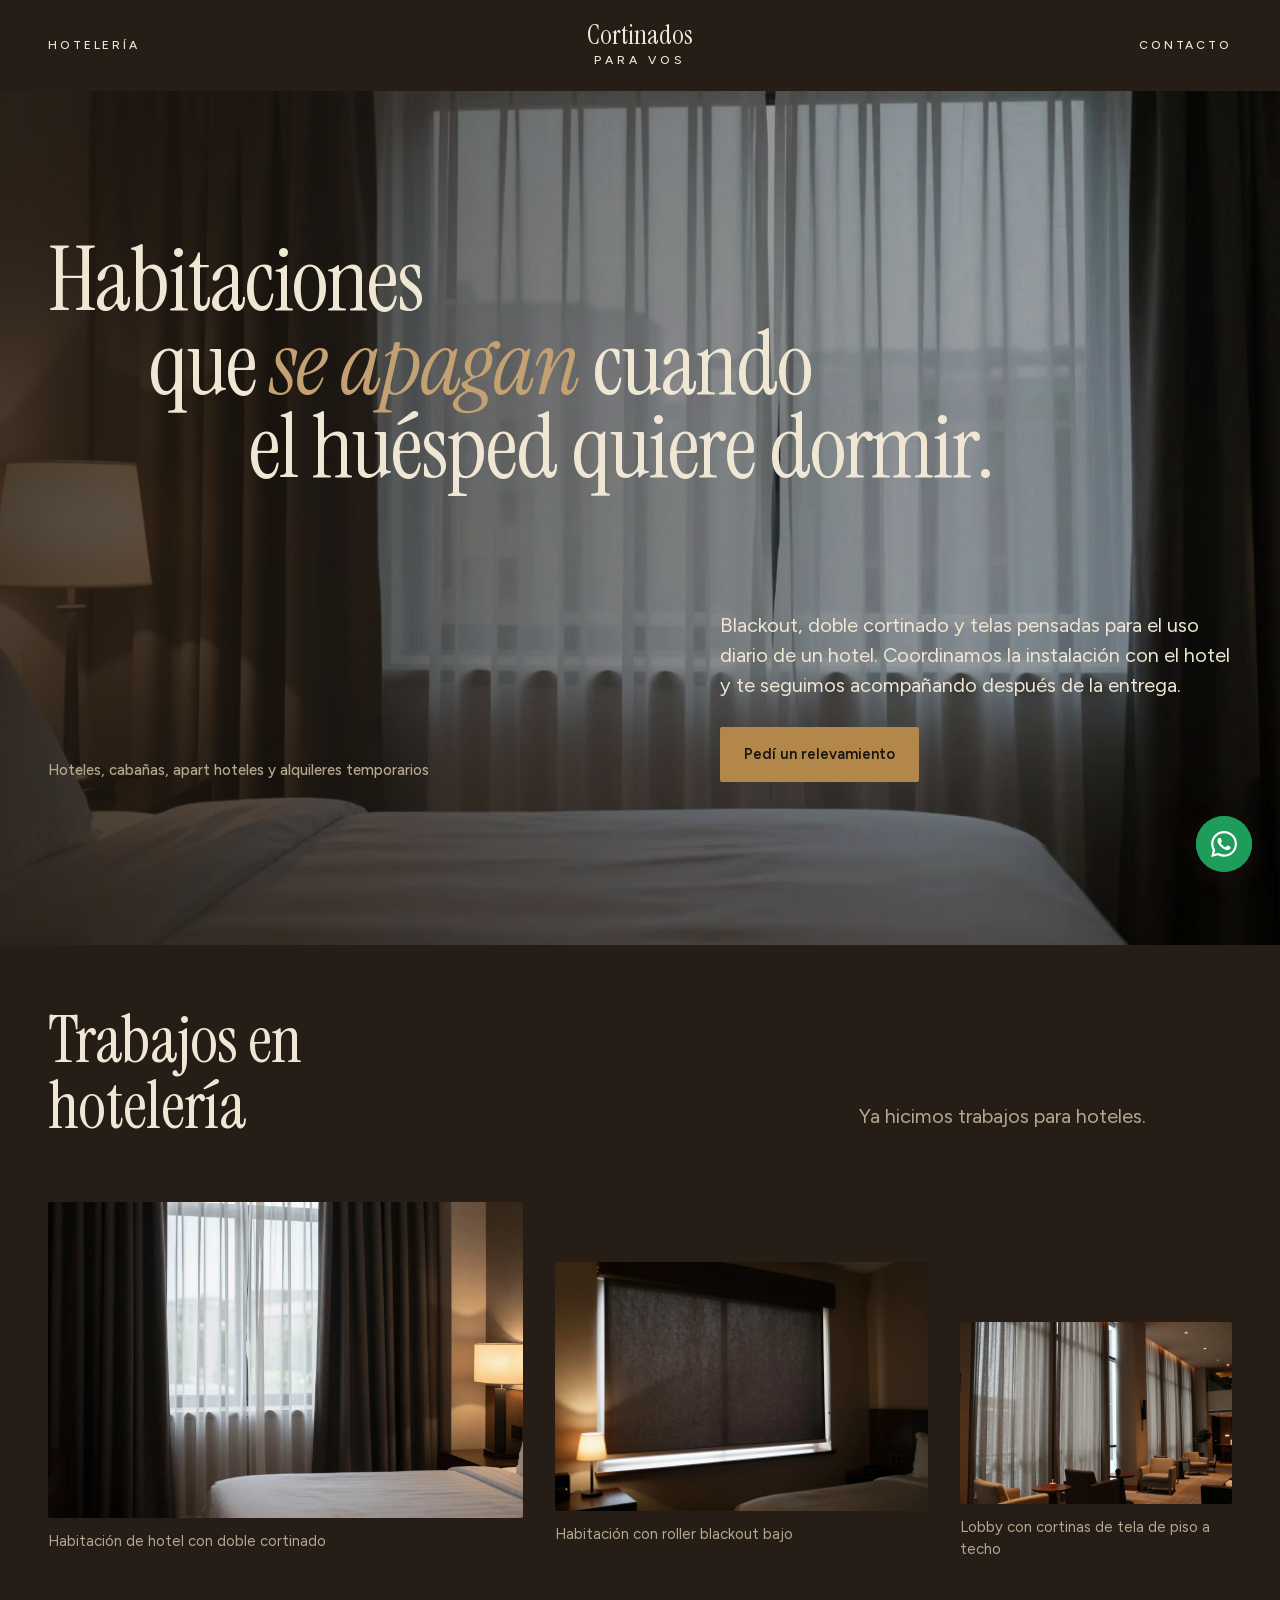
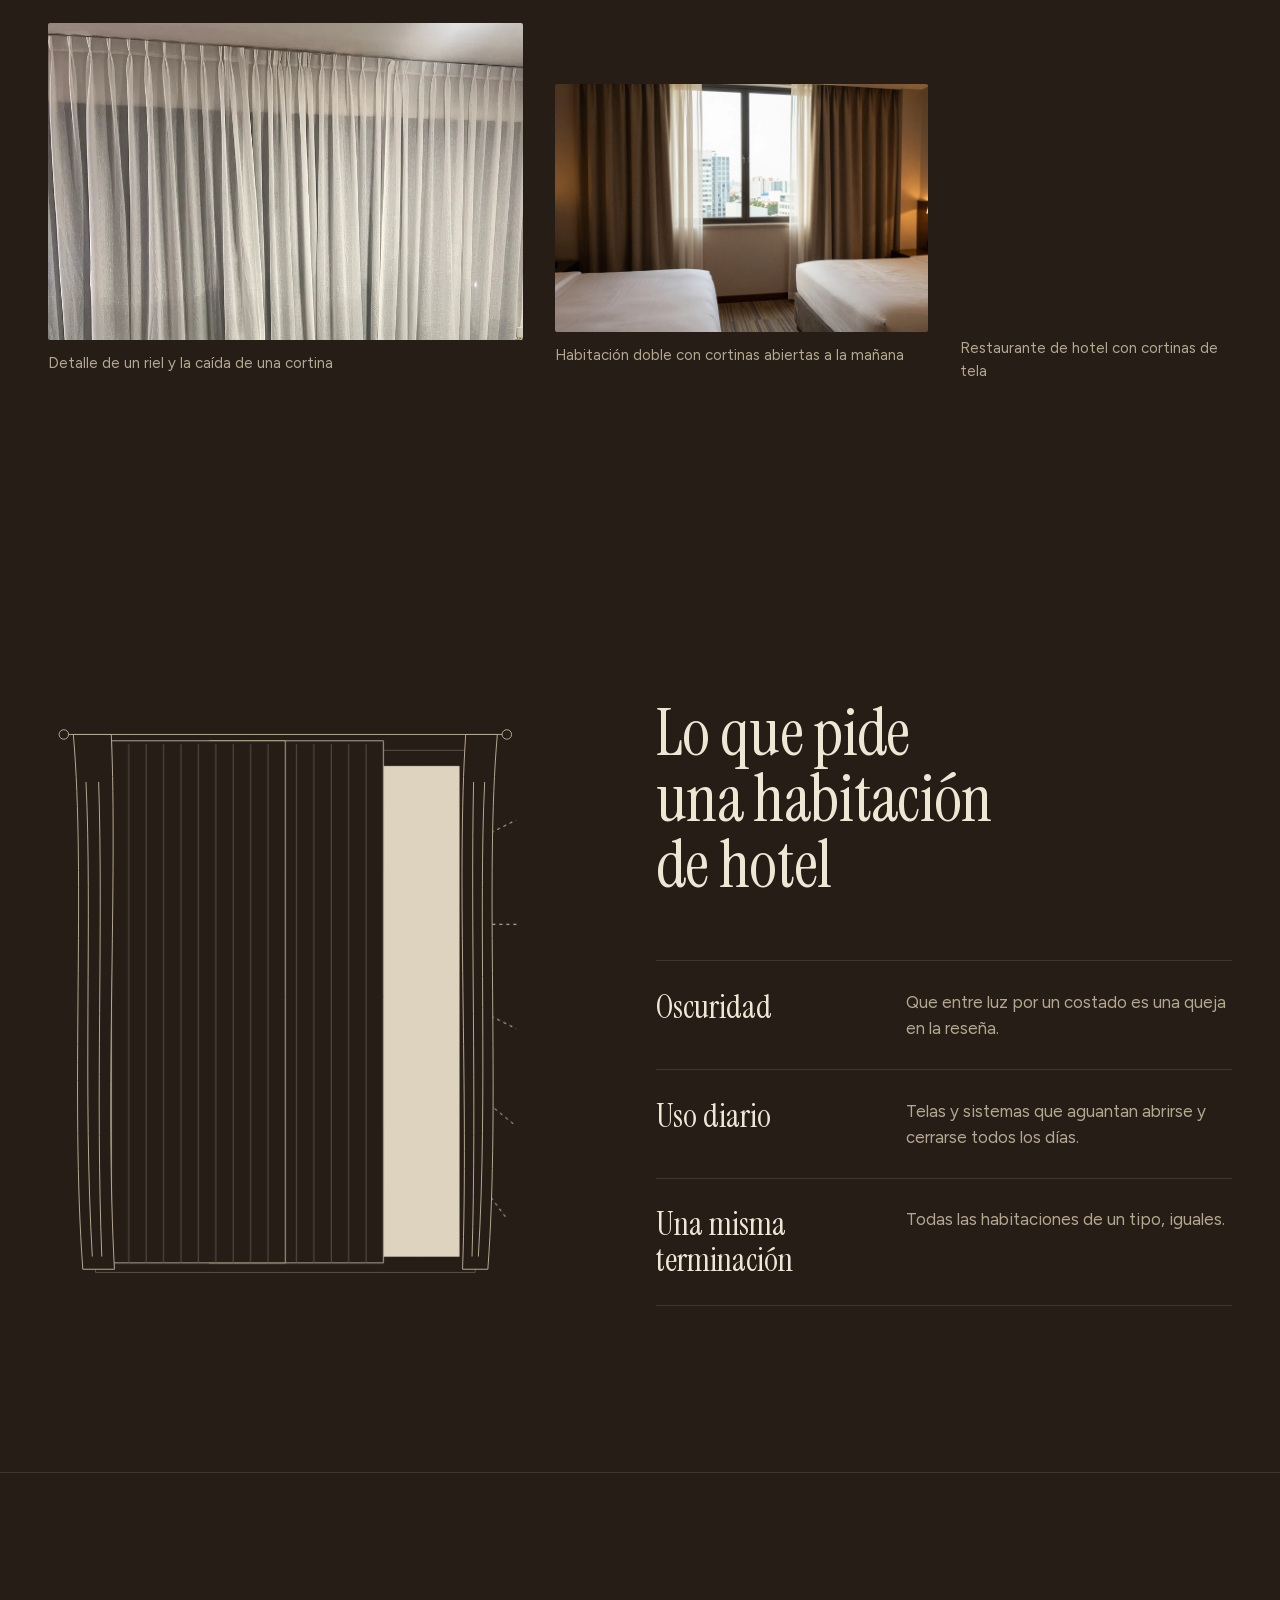
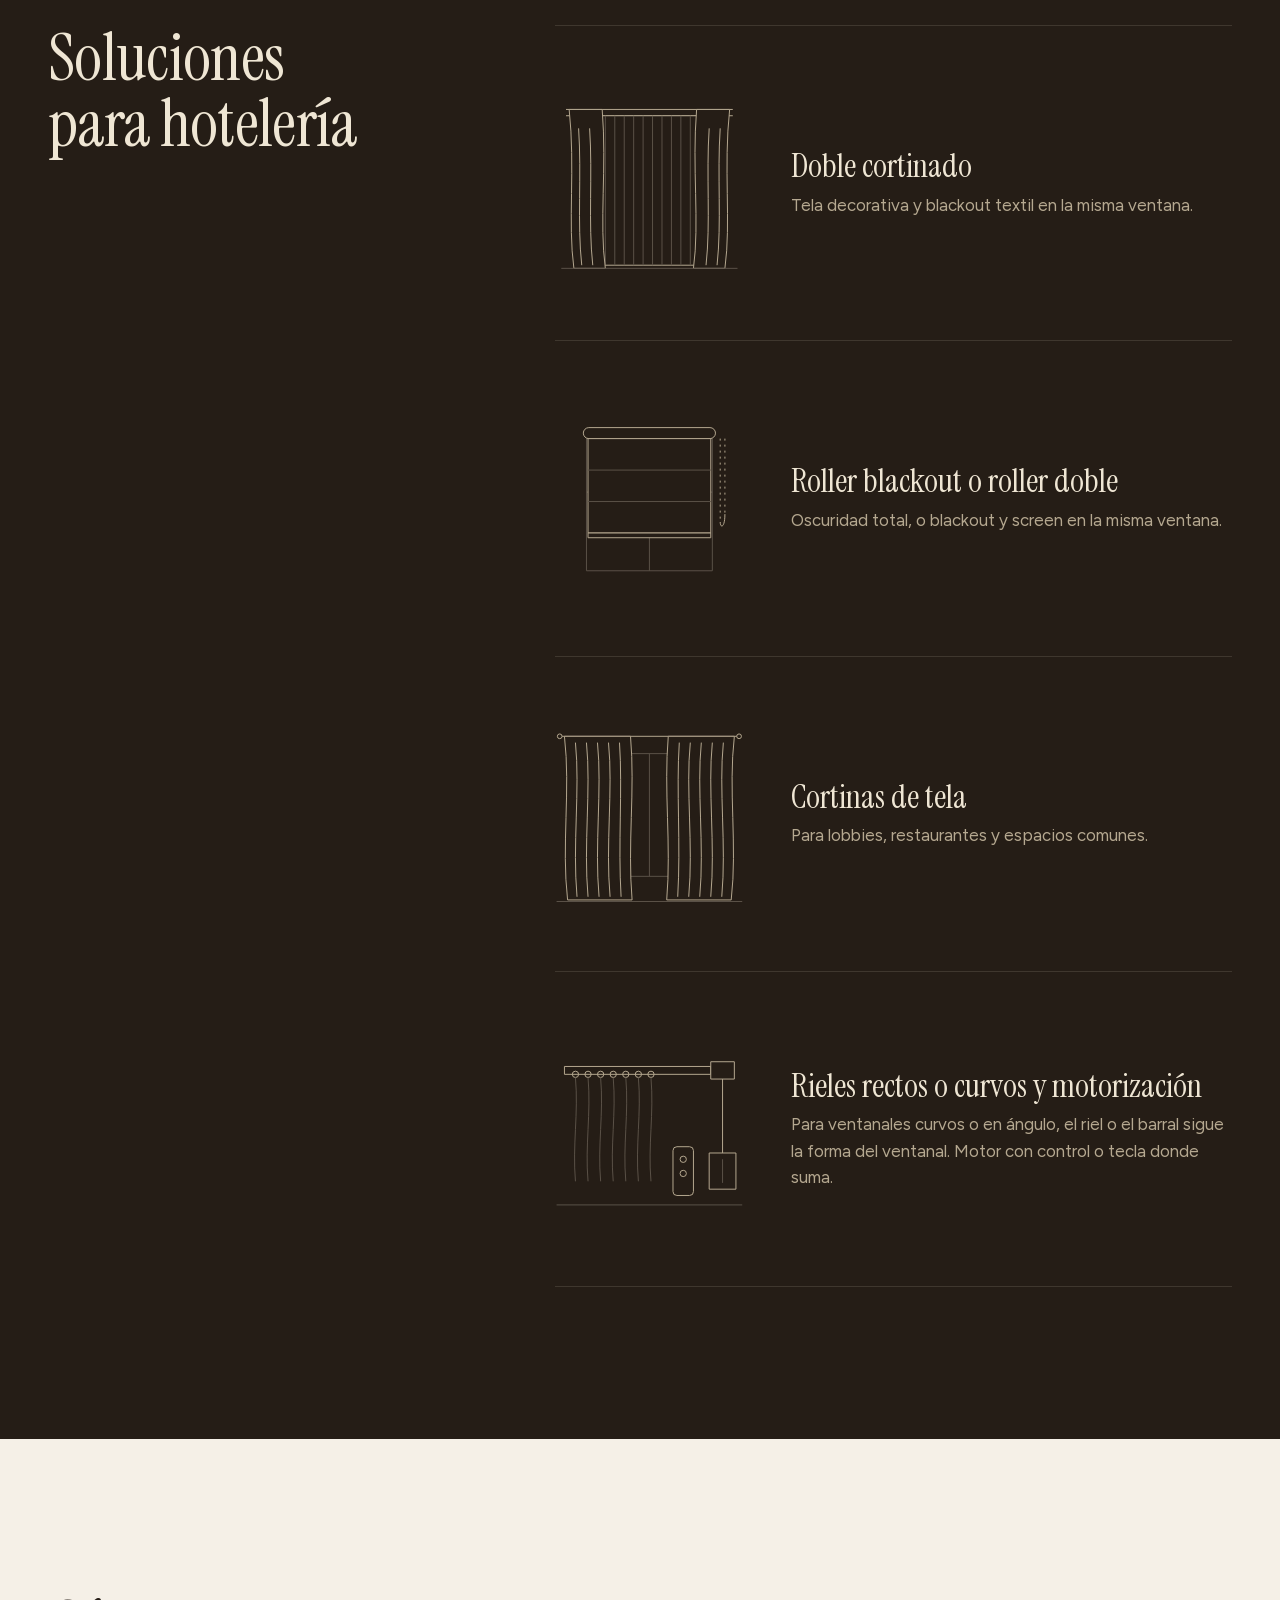
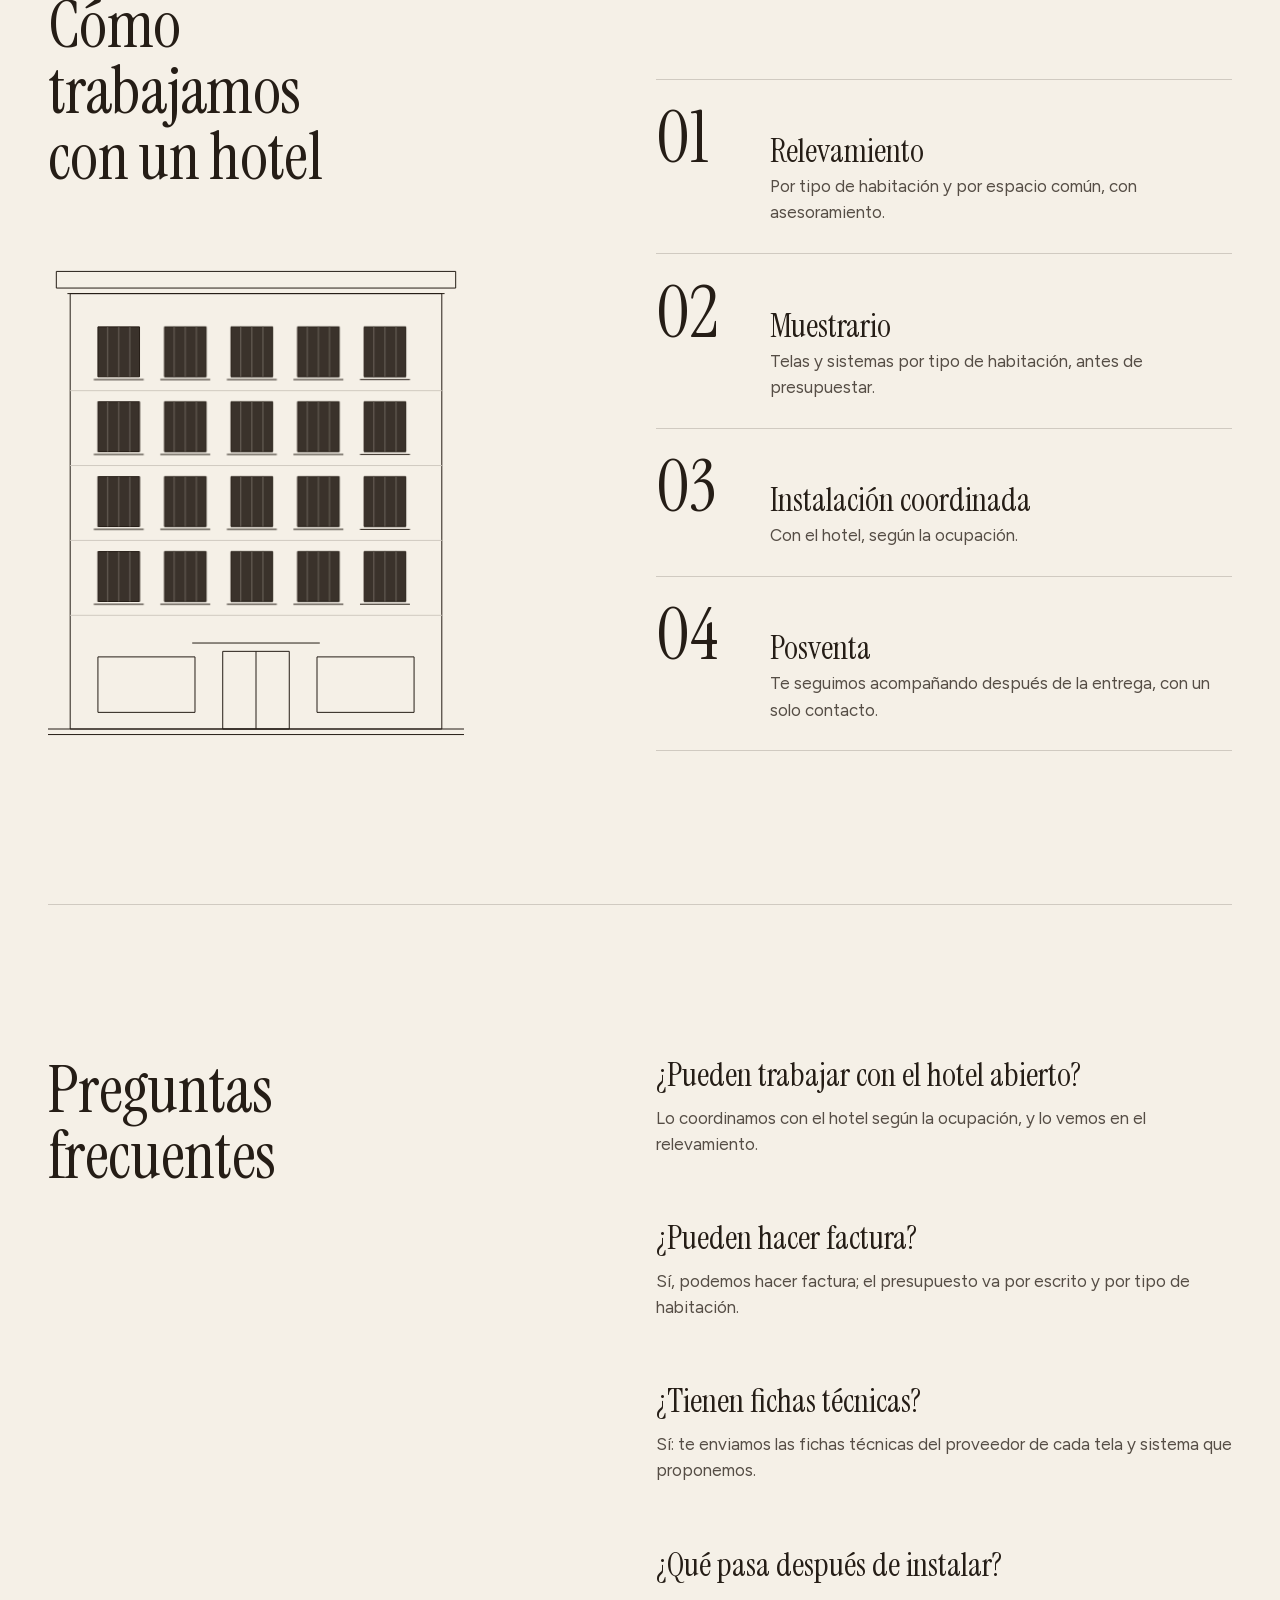
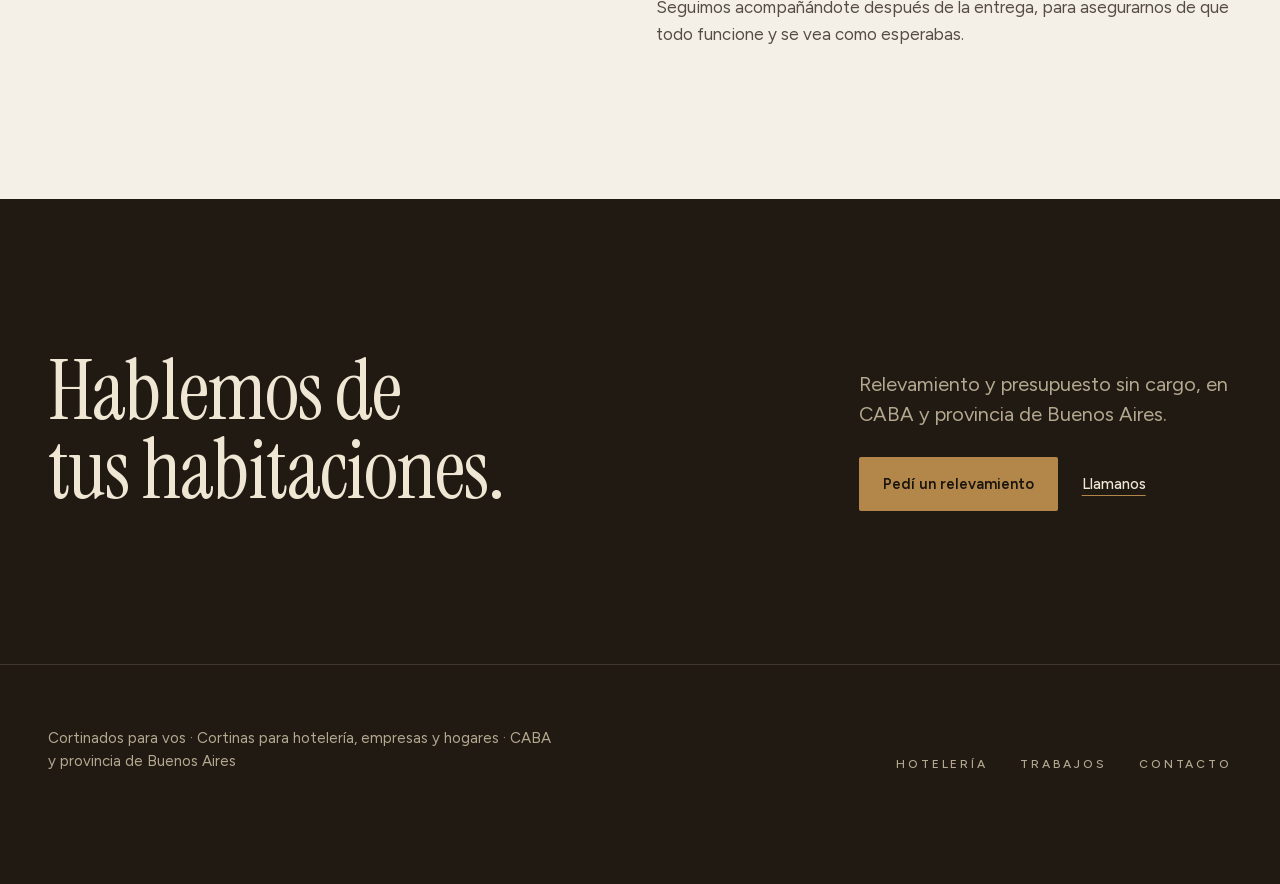
<file: ebaf0c6b00/hoteles/index.html>
<!doctype html>
<html lang="es-AR" class="bg-bg font-body text-ink">
  <head>
    <meta charset="utf-8">
    <meta name="viewport" content="width=device-width, initial-scale=1">
    <meta name="color-scheme" content="dark">
    <title>Cortinas para hoteles y alquileres — Cortinados para vos</title>
    <meta name="description" content="Blackout, doble cortinado y telas resistentes para hoteles, cabañas, apart hoteles y alquileres temporarios, con instalación coordinada y posventa. CABA y provincia de Buenos Aires.">
    <link rel="stylesheet" href="./assets/fonts/fonts.css">
    <link rel="stylesheet" href="./build.css">
  <meta name="robots" content="noindex">
<script>
/* A route this preview does not have stops here and says so. */
(function () {
  var note = null, timer = 0;
  document.addEventListener('click', function (event) {
    var link = event.target && event.target.closest && event.target.closest('a[href^="/"]');
    if (!link || link.getAttribute('href').indexOf('//') === 0) return;
    event.preventDefault();
    if (!note) {
      note = document.createElement('div');
      note.setAttribute('role', 'status');
      note.setAttribute('data-showcase-note', '');
      note.textContent = "Disponible en el sitio final";
      note.style.cssText = 'position:fixed;left:50%;bottom:24px;z-index:2147483647;transform:translateX(-50%);max-width:calc(100vw - 32px);padding:10px 14px;border-radius:8px;background:#141414;color:#f2f2f2;font:14px/1.3 system-ui,sans-serif;box-shadow:0 4px 16px rgba(0,0,0,.3);pointer-events:none';
      document.body.appendChild(note);
    }
    note.hidden = false;
    clearTimeout(timer);
    timer = setTimeout(function () { note.hidden = true; }, 2400);
  }, true);
})();
</script>
</head>
  <body class="bg-bg text-body text-ink">
    <!-- Letterbox band: three anchors, the stacked name in the middle. -->
    <header data-block="nav" class="bg-bg px-gutter py-nav">
      <nav aria-label="Principal" class="mx-auto grid max-w-page grid-cols-[1fr_auto_1fr] items-center gap-4">
        <a href="./" aria-current="page" class="justify-self-start text-caps font-label tracking-caps text-ink uppercase transition-colors hover:text-accent">Hotelería</a>
        <a href="./" class="flex flex-col items-center text-center text-ink transition-colors hover:text-accent">
          <span class="font-display text-wordmark">Cortinados</span>
          <span class="mt-1 text-micro font-label tracking-wordmark uppercase">para vos</span>
        </a>
        <a href="/consulta/hoteles" class="justify-self-end text-caps font-label tracking-caps text-ink uppercase transition-colors hover:text-accent">Contacto</a>
      </nav>
    </header>

    <main>
      <!-- Hero: one still of a room at night. -->
      <section data-block="hero" aria-labelledby="hero-title" class="relative isolate flex min-h-svh flex-col overflow-hidden bg-bg lg:block lg:aspect-[3/2] lg:min-h-0">
        <div class="absolute inset-0 -z-10 overflow-hidden">
          <img data-hero-image src="./assets/hero-noche.webp" width="1536" height="1024" alt="Habitación de hotel en penumbra, doble cortinado cerrado y una lámpara encendida" fetchpriority="high" decoding="async" class="hero-photo absolute inset-0 size-full object-cover motion-safe:animate-slow-zoom">
          <div aria-hidden="true" class="hero-veil absolute inset-0"></div>
        </div>

        <div class="relative mx-auto flex w-full max-w-page flex-1 flex-col px-gutter pt-hero-top pb-hero-foot lg:h-full lg:pb-hero-low">
          <h1 id="hero-title" class="font-display text-display text-ink">
            <span class="block">Habitaciones</span>
            <span class="block ps-stagger">que <em class="text-accent-lit italic">se apagan</em> cuando</span>
            <span class="block ps-stagger-2">el huésped quiere dormir.</span>
          </h1>

          <div class="mt-band ml-auto w-[88%] max-w-sub lg:mt-auto lg:w-full">
            <p class="text-lead text-ink">Blackout, doble cortinado y telas pensadas para el uso diario de un hotel. Coordinamos la instalación con el hotel y te seguimos acompañando después de la entrega.</p>
            <div class="mt-stack flex flex-wrap items-center gap-x-6 gap-y-4">
              <a href="/consulta/hoteles" class="inline-flex items-center rounded-action bg-accent px-6 py-4 text-small font-action text-on-accent transition-colors hover:bg-accent-hover">Pedí un relevamiento</a>
            </div>
          </div>

          <p class="mt-band text-small font-label text-ink-dim lg:absolute lg:bottom-hero-low lg:left-gutter lg:mt-0 lg:max-w-copy">Hoteles, cabañas, apart hoteles y alquileres temporarios</p>
        </div>
      </section>

      <!-- Works: a masonry of six hotel photographs, straight after the hero. -->
      <section data-block="proof" aria-labelledby="trabajos-title" class="bg-bg px-gutter pt-band pb-section">
        <div class="mx-auto max-w-page">
          <div class="grid gap-4 lg:grid-cols-12 lg:items-end lg:gap-x-8">
            <h2 id="trabajos-title" data-reveal class="max-w-title font-display text-section text-balance text-ink lg:col-span-7">Trabajos en hotelería</h2>
            <p class="text-lead text-ink-dim lg:col-span-4 lg:col-start-9 lg:pb-2">Ya hicimos trabajos para hoteles.</p>
          </div>

          <div class="mt-band grid grid-cols-2 gap-x-3 gap-y-6 pb-tile-drop lg:grid-cols-12 lg:gap-x-8 lg:gap-y-band lg:pb-0">
            <figure class="lg:col-span-5">
              <div data-reveal="open" data-reveal-delay="0" class="relative aspect-[3/2] overflow-hidden rounded-plate">
                <img data-photo="hoteleria" src="./assets/photo-hoteleria-1.webp" width="1536" height="1024" alt="Habitación de hotel con doble cortinado" loading="lazy" decoding="async" class="size-full object-cover">
              </div>
              <figcaption class="mt-3 text-small text-ink-dim">Habitación de hotel con doble cortinado</figcaption>
            </figure>
            <figure class="translate-y-[var(--spacing-tile-drop)] lg:col-span-4 lg:translate-y-0 lg:pt-tile-step">
              <div data-reveal="open" data-reveal-delay="120" class="relative aspect-[3/2] overflow-hidden rounded-plate">
                <img data-photo="hoteleria" src="./assets/photo-hoteleria-2.webp" width="1536" height="1024" alt="Habitación con roller blackout bajo" loading="lazy" decoding="async" class="size-full object-cover">
              </div>
              <figcaption class="mt-3 text-small text-ink-dim">Habitación con roller blackout bajo</figcaption>
            </figure>
            <figure class="lg:col-span-3 lg:pt-tile-step-2">
              <div data-reveal="open" data-reveal-delay="240" class="relative aspect-[3/2] overflow-hidden rounded-plate">
                <img data-photo="hoteleria" src="./assets/photo-hoteleria-3.webp" width="1536" height="1024" alt="Lobby con cortinas de tela de piso a techo" loading="lazy" decoding="async" class="size-full object-cover">
              </div>
              <figcaption class="mt-3 text-small text-ink-dim">Lobby con cortinas de tela de piso a techo</figcaption>
            </figure>
            <figure class="translate-y-[var(--spacing-tile-drop)] lg:col-span-5 lg:translate-y-0">
              <div data-reveal="open" data-reveal-delay="0" class="relative aspect-[3/2] overflow-hidden rounded-plate">
                <img data-photo="hoteleria" src="./assets/photo-hoteleria-4.webp" width="900" height="600" alt="Detalle de un riel y la caída de una cortina" loading="lazy" decoding="async" class="size-full object-cover">
              </div>
              <figcaption class="mt-3 text-small text-ink-dim">Detalle de un riel y la caída de una cortina</figcaption>
            </figure>
            <figure class="lg:col-span-4 lg:pt-tile-step">
              <div data-reveal="open" data-reveal-delay="120" class="relative aspect-[3/2] overflow-hidden rounded-plate">
                <img data-photo="hoteleria" src="./assets/photo-hoteleria-5.webp" width="1536" height="1024" alt="Habitación doble con cortinas abiertas a la mañana" loading="lazy" decoding="async" class="size-full object-cover">
              </div>
              <figcaption class="mt-3 text-small text-ink-dim">Habitación doble con cortinas abiertas a la mañana</figcaption>
            </figure>
            <figure class="translate-y-[var(--spacing-tile-drop)] lg:col-span-3 lg:translate-y-0 lg:pt-tile-step-2">
              <div data-reveal="open" data-reveal-delay="240" class="relative aspect-[3/2] overflow-hidden rounded-plate">
                <img data-photo="hoteleria" src="./assets/photo-hoteleria-6.webp" width="1536" height="1024" alt="Restaurante de hotel con cortinas de tela" loading="lazy" decoding="async" class="size-full object-cover">
              </div>
              <figcaption class="mt-3 text-small text-ink-dim">Restaurante de hotel con cortinas de tela</figcaption>
            </figure>
          </div>
        </div>
      </section>


      <!-- What a hotel room asks for: the window that does not leak. -->
      <section data-block="editorial" aria-labelledby="pide-title" class="bg-bg px-gutter py-section">
        <div class="mx-auto grid max-w-page gap-band lg:grid-cols-12 lg:items-center lg:gap-x-8">
          <div class="order-last lg:order-first lg:col-span-5">
            <svg viewBox="0 0 300 400" aria-hidden="true" class="drawing-window hairline mx-auto block w-full max-w-window-sm fill-none stroke-ink-dim lg:max-w-window">
              <rect x="30" y="40" width="240" height="330" class="stroke-line-strong"/>
              <rect x="40" y="50" width="220" height="310" class="stroke-line-strong"/>
              <path d="M150 50 V360 M40 150 H260" class="stroke-line-strong"/>
              <rect x="212" y="50" width="48" height="310" class="leak-glow fill-lamp stroke-none"/>
              <g class="leak-rays stroke-lamp">
                <path d="M272 96 L296 84 M272 150 L298 150 M272 204 L296 216 M272 258 L294 276 M272 312 L290 336" stroke-dasharray="3 4"/>
              </g>
              <g class="leak-panel">
                <rect x="150" y="34" width="110" height="330" class="fill-bg"/>
                <path d="M161 36 V364 M172 36 V364 M183 36 V364 M194 36 V364 M205 36 V364 M216 36 V364 M227 36 V364 M238 36 V364 M249 36 V364" class="stroke-line-strong"/>
              </g>
              <g>
                <rect x="40" y="34" width="110" height="330" class="fill-bg"/>
                <path d="M51 36 V364 M62 36 V364 M73 36 V364 M84 36 V364 M95 36 V364 M106 36 V364 M117 36 V364 M128 36 V364 M139 36 V364" class="stroke-line-strong"/>
              </g>
              <path d="M236 50 V360" class="leak-ghost stroke-lamp" stroke-dasharray="2 5"/>
              <path d="M16 30 C24 120 14 260 22 368 L42 368 C36 260 44 120 40 30 Z M24 60 C28 140 22 260 28 360 M32 60 C35 150 30 260 34 360" class="fill-bg"/>
              <path d="M284 30 C276 120 286 260 278 368 L262 368 C266 260 258 120 264 30 Z M276 60 C272 140 278 260 272 360 M269 60 C267 150 271 260 268 360" class="fill-bg"/>
              <path d="M10 30 H290"/>
              <circle cx="10" cy="30" r="3" class="fill-bg"/>
              <circle cx="290" cy="30" r="3" class="fill-bg"/>
            </svg>
          </div>
          <div class="lg:col-span-6 lg:col-start-7">
            <h2 id="pide-title" data-reveal class="max-w-title font-display text-section text-balance text-ink">Lo que pide una habitación de hotel</h2>
            <dl class="mt-band">
              <div class="grid gap-2 border-t border-line py-stack md:grid-cols-[minmax(0,2fr)_minmax(0,3fr)] md:gap-8">
                <dt class="font-display text-title text-ink">Oscuridad</dt>
                <dd class="text-body text-ink-dim">Que entre luz por un costado es una queja en la reseña.</dd>
              </div>
              <div class="grid gap-2 border-t border-line py-stack md:grid-cols-[minmax(0,2fr)_minmax(0,3fr)] md:gap-8">
                <dt class="font-display text-title text-ink">Uso diario</dt>
                <dd class="text-body text-ink-dim">Telas y sistemas que aguantan abrirse y cerrarse todos los días.</dd>
              </div>
              <div class="grid gap-2 border-t border-b border-line py-stack md:grid-cols-[minmax(0,2fr)_minmax(0,3fr)] md:gap-8">
                <dt class="font-display text-title text-ink">Una misma terminación</dt>
                <dd class="text-body text-ink-dim">Todas las habitaciones de un tipo, iguales.</dd>
              </div>
            </dl>
          </div>
        </div>
      </section>

      <!-- The four systems, each drawn rather than described. -->
      <section data-block="product" aria-labelledby="soluciones-title" class="border-t border-line bg-bg px-gutter py-section">
        <div class="mx-auto grid max-w-page gap-band lg:grid-cols-12 lg:gap-x-8">
          <div class="lg:col-span-4">
            <h2 id="soluciones-title" data-reveal class="max-w-title font-display text-section text-balance text-ink lg:sticky lg:top-band">Soluciones para hotelería</h2>
          </div>
          <ul class="lg:col-span-7 lg:col-start-6">
            <li class="grid items-center gap-6 border-t border-line py-band md:grid-cols-[var(--spacing-diagram)_minmax(0,1fr)] md:gap-12">
              <svg viewBox="0 0 240 240" aria-hidden="true" class="hairline size-diagram fill-none stroke-ink-dim">
                <rect x="40" y="44" width="160" height="168" class="stroke-line-strong"/><path d="M120 44 V212 M40 112 H200" class="stroke-line-strong"/>
                <path d="M14 26 H226 M14 34 H226"/>
                <rect x="40" y="34" width="160" height="190" class="fill-bg"/>
                <path d="M52 34 V224 M64 34 V224 M76 34 V224 M88 34 V224 M100 34 V224 M112 34 V224 M124 34 V224 M136 34 V224 M148 34 V224 M160 34 V224 M172 34 V224 M184 34 V224 M196 34 V224" class="stroke-line-strong"/>
                <path d="M18 26 C26 100 16 170 24 228 L64 228 C56 170 66 100 60 26 Z M30 50 C34 110 28 170 34 224 M44 50 C48 110 42 170 48 224" class="fill-bg"/>
                <path d="M222 26 C214 100 224 170 216 228 L176 228 C184 170 174 100 180 26 Z M210 50 C206 110 212 170 206 224 M196 50 C192 110 198 170 192 224" class="fill-bg"/>
                <path d="M8 228 H232" class="stroke-line-strong"/>
              </svg>
              <div>
                <h3 class="font-display text-title text-ink">Doble cortinado</h3>
                <p class="mt-2 text-body text-ink-dim">Tela decorativa y blackout textil en la misma ventana.</p>
              </div>
            </li>
            <li class="grid items-center gap-6 border-t border-line py-band md:grid-cols-[var(--spacing-diagram)_minmax(0,1fr)] md:gap-12">
              <svg viewBox="0 0 240 240" aria-hidden="true" class="hairline size-diagram fill-none stroke-ink-dim">
                <rect x="40" y="44" width="160" height="168" class="stroke-line-strong"/><path d="M120 44 V212 M40 112 H200" class="stroke-line-strong"/>
                <rect x="36" y="30" width="168" height="14" rx="7" class="fill-bg"/>
                <rect x="42" y="44" width="156" height="120" class="fill-bg"/>
                <path d="M42 84 H198 M42 124 H198" class="stroke-line-strong"/>
                <rect x="42" y="164" width="156" height="6" class="fill-bg"/>
                <path d="M210 44 V150 M216 44 V140" stroke-dasharray="2 4"/>
                <path d="M210 150 C210 158 216 158 216 140"/>
              </svg>
              <div>
                <h3 class="font-display text-title text-ink">Roller blackout o roller doble</h3>
                <p class="mt-2 text-body text-ink-dim">Oscuridad total, o blackout y screen en la misma ventana.</p>
              </div>
            </li>
            <li class="grid items-center gap-6 border-t border-line py-band md:grid-cols-[var(--spacing-diagram)_minmax(0,1fr)] md:gap-12">
              <svg viewBox="0 0 240 240" aria-hidden="true" class="hairline size-diagram fill-none stroke-ink-dim">
                <path d="M70 44 H170 V200 H70 Z M120 44 V200" class="stroke-line-strong"/>
                <path d="M6 22 H234"/>
                <circle cx="6" cy="22" r="3" class="fill-bg"/>
                <circle cx="234" cy="22" r="3" class="fill-bg"/>
                <path d="M12 22 C20 90 8 160 16 230 L98 230 C92 160 102 90 96 22 Z" class="fill-bg"/>
                <path d="M26 30 C32 90 22 160 28 226 M40 30 C46 90 36 160 42 226 M54 30 C60 90 50 160 56 226 M68 30 C74 90 64 160 70 226 M82 30 C86 90 80 160 84 226"/>
                <path d="M228 22 C220 90 232 160 224 230 L142 230 C148 160 138 90 144 22 Z" class="fill-bg"/>
                <path d="M214 30 C208 90 218 160 212 226 M200 30 C194 90 204 160 198 226 M186 30 C180 90 190 160 184 226 M172 30 C166 90 176 160 170 226 M158 30 C154 90 160 160 156 226"/>
                <path d="M2 232 H238" class="stroke-line-strong"/>
              </svg>
              <div>
                <h3 class="font-display text-title text-ink">Cortinas de tela</h3>
                <p class="mt-2 text-body text-ink-dim">Para lobbies, restaurantes y espacios comunes.</p>
              </div>
            </li>
            <li class="grid items-center gap-6 border-t border-b border-line py-band md:grid-cols-[var(--spacing-diagram)_minmax(0,1fr)] md:gap-12">
              <svg viewBox="0 0 240 240" aria-hidden="true" class="hairline size-diagram fill-none stroke-ink-dim">
                <rect x="12" y="40" width="186" height="10" class="fill-bg"/>
                <path d="M26 50 m-4 0 a4 4 0 1 0 8 0 a4 4 0 1 0 -8 0 M42 50 m-4 0 a4 4 0 1 0 8 0 a4 4 0 1 0 -8 0 M58 50 m-4 0 a4 4 0 1 0 8 0 a4 4 0 1 0 -8 0 M74 50 m-4 0 a4 4 0 1 0 8 0 a4 4 0 1 0 -8 0 M90 50 m-4 0 a4 4 0 1 0 8 0 a4 4 0 1 0 -8 0 M106 50 m-4 0 a4 4 0 1 0 8 0 a4 4 0 1 0 -8 0 M122 50 m-4 0 a4 4 0 1 0 8 0 a4 4 0 1 0 -8 0"/>
                <path d="M26 54 C30 100 22 140 26 186 M42 54 C46 100 38 140 42 186 M58 54 C62 100 54 140 58 186 M74 54 C78 100 70 140 74 186 M90 54 C94 100 86 140 90 186 M106 54 C110 100 102 140 106 186 M122 54 C126 100 118 140 122 186" class="stroke-line-strong"/>
                <rect x="198" y="34" width="30" height="22" class="fill-bg"/>
                <path d="M213 56 V150"/>
                <rect x="196" y="150" width="34" height="46"/>
                <path d="M213 158 V188" class="stroke-line-strong"/>
                <rect x="150" y="142" width="26" height="62" rx="5"/>
                <circle cx="163" cy="158" r="4"/>
                <circle cx="163" cy="176" r="4"/>
                <path d="M2 216 H238" class="stroke-line-strong"/>
              </svg>
              <div>
                <h3 class="font-display text-title text-ink">Rieles rectos o curvos y motorización</h3>
                <p class="mt-2 text-body text-ink-dim">Para ventanales curvos o en ángulo, el riel o el barral sigue la forma del ventanal. Motor con control o tecla donde suma.</p>
              </div>
            </li>
          </ul>
        </div>
      </section>

      <!-- The practical blocks, read in daylight: the linen band. -->
      <section data-block="process" aria-labelledby="proceso-title" class="on-light bg-light px-gutter py-section text-ink-on-light">
        <div class="mx-auto grid max-w-page gap-band lg:grid-cols-12 lg:gap-x-8">
          <div class="lg:col-span-5">
            <h2 id="proceso-title" data-reveal class="max-w-title font-display text-section text-balance">Cómo trabajamos con un hotel</h2>
            <svg viewBox="0 0 300 360" aria-hidden="true" class="elevation hairline mt-band block w-full max-w-elevation-sm fill-none stroke-ink-on-light md:max-w-elevation">
              <path d="M6 14 H294 V26 H6 Z M14 30 H286"/>
              <rect x="16" y="30" width="268" height="314"/>
              <path d="M16 100 H284 M16 154 H284 M16 208 H284 M16 262 H284" class="stroke-line-on-light"/>
              <g class="floors">
                <g class="floor"><g class="room"><rect x="36" y="54" width="30" height="36" class="pane"/><path d="M43 54 V90 M51 54 V90 M59 54 V90" class="drape"/><path d="M33 92 H69"/></g><g class="room"><rect x="84" y="54" width="30" height="36" class="pane"/><path d="M91 54 V90 M99 54 V90 M107 54 V90" class="drape"/><path d="M81 92 H117"/></g><g class="room"><rect x="132" y="54" width="30" height="36" class="pane"/><path d="M139 54 V90 M147 54 V90 M155 54 V90" class="drape"/><path d="M129 92 H165"/></g><g class="room"><rect x="180" y="54" width="30" height="36" class="pane"/><path d="M187 54 V90 M195 54 V90 M203 54 V90" class="drape"/><path d="M177 92 H213"/></g><g class="room"><rect x="228" y="54" width="30" height="36" class="pane"/><path d="M235 54 V90 M243 54 V90 M251 54 V90" class="drape"/><path d="M225 92 H261"/></g></g>
                <g class="floor"><g class="room"><rect x="36" y="108" width="30" height="36" class="pane"/><path d="M43 108 V144 M51 108 V144 M59 108 V144" class="drape"/><path d="M33 146 H69"/></g><g class="room"><rect x="84" y="108" width="30" height="36" class="pane"/><path d="M91 108 V144 M99 108 V144 M107 108 V144" class="drape"/><path d="M81 146 H117"/></g><g class="room"><rect x="132" y="108" width="30" height="36" class="pane"/><path d="M139 108 V144 M147 108 V144 M155 108 V144" class="drape"/><path d="M129 146 H165"/></g><g class="room"><rect x="180" y="108" width="30" height="36" class="pane"/><path d="M187 108 V144 M195 108 V144 M203 108 V144" class="drape"/><path d="M177 146 H213"/></g><g class="room"><rect x="228" y="108" width="30" height="36" class="pane"/><path d="M235 108 V144 M243 108 V144 M251 108 V144" class="drape"/><path d="M225 146 H261"/></g></g>
                <g class="floor"><g class="room"><rect x="36" y="162" width="30" height="36" class="pane"/><path d="M43 162 V198 M51 162 V198 M59 162 V198" class="drape"/><path d="M33 200 H69"/></g><g class="room"><rect x="84" y="162" width="30" height="36" class="pane"/><path d="M91 162 V198 M99 162 V198 M107 162 V198" class="drape"/><path d="M81 200 H117"/></g><g class="room"><rect x="132" y="162" width="30" height="36" class="pane"/><path d="M139 162 V198 M147 162 V198 M155 162 V198" class="drape"/><path d="M129 200 H165"/></g><g class="room"><rect x="180" y="162" width="30" height="36" class="pane"/><path d="M187 162 V198 M195 162 V198 M203 162 V198" class="drape"/><path d="M177 200 H213"/></g><g class="room"><rect x="228" y="162" width="30" height="36" class="pane"/><path d="M235 162 V198 M243 162 V198 M251 162 V198" class="drape"/><path d="M225 200 H261"/></g></g>
                <g class="floor"><g class="room"><rect x="36" y="216" width="30" height="36" class="pane"/><path d="M43 216 V252 M51 216 V252 M59 216 V252" class="drape"/><path d="M33 254 H69"/></g><g class="room"><rect x="84" y="216" width="30" height="36" class="pane"/><path d="M91 216 V252 M99 216 V252 M107 216 V252" class="drape"/><path d="M81 254 H117"/></g><g class="room"><rect x="132" y="216" width="30" height="36" class="pane"/><path d="M139 216 V252 M147 216 V252 M155 216 V252" class="drape"/><path d="M129 254 H165"/></g><g class="room"><rect x="180" y="216" width="30" height="36" class="pane"/><path d="M187 216 V252 M195 216 V252 M203 216 V252" class="drape"/><path d="M177 254 H213"/></g><g class="room"><rect x="228" y="216" width="30" height="36" class="pane"/><path d="M235 216 V252 M243 216 V252 M251 216 V252" class="drape"/><path d="M225 254 H261"/></g></g>
              </g>
              <path d="M104 282 H196"/>
              <rect x="126" y="288" width="48" height="56"/>
              <path d="M150 288 V344"/>
              <rect x="36" y="292" width="70" height="40"/>
              <rect x="194" y="292" width="70" height="40"/>
              <path d="M0 344 H300 M0 348 H300"/>
            </svg>
          </div>
          <ol class="lg:col-span-6 lg:col-start-7 lg:self-end">
            <li class="grid grid-cols-[var(--spacing-numeral)_minmax(0,1fr)] items-baseline gap-6 border-t border-line-on-light py-stack">
              <span class="font-display text-numeral text-ink-on-light">01</span>
              <div>
                <h3 class="font-display text-title">Relevamiento</h3>
                <p class="mt-1 text-body text-ink-on-light-dim">Por tipo de habitación y por espacio común, con asesoramiento.</p>
              </div>
            </li>
            <li class="grid grid-cols-[var(--spacing-numeral)_minmax(0,1fr)] items-baseline gap-6 border-t border-line-on-light py-stack">
              <span class="font-display text-numeral text-ink-on-light">02</span>
              <div>
                <h3 class="font-display text-title">Muestrario</h3>
                <p class="mt-1 text-body text-ink-on-light-dim">Telas y sistemas por tipo de habitación, antes de presupuestar.</p>
              </div>
            </li>
            <li class="grid grid-cols-[var(--spacing-numeral)_minmax(0,1fr)] items-baseline gap-6 border-t border-line-on-light py-stack">
              <span class="font-display text-numeral text-ink-on-light">03</span>
              <div>
                <h3 class="font-display text-title">Instalación coordinada</h3>
                <p class="mt-1 text-body text-ink-on-light-dim">Con el hotel, según la ocupación.</p>
              </div>
            </li>
            <li class="grid grid-cols-[var(--spacing-numeral)_minmax(0,1fr)] items-baseline gap-6 border-t border-b border-line-on-light py-stack">
              <span class="font-display text-numeral text-ink-on-light">04</span>
              <div>
                <h3 class="font-display text-title">Posventa</h3>
                <p class="mt-1 text-body text-ink-on-light-dim">Te seguimos acompañando después de la entrega, con un solo contacto.</p>
              </div>
            </li>
          </ol>
        </div>
      </section>

      <section data-block="faq" aria-labelledby="preguntas-title" class="on-light bg-light px-gutter pb-section text-ink-on-light">
        <div class="mx-auto grid max-w-page gap-band border-t border-line-on-light pt-section lg:grid-cols-12 lg:gap-x-8">
          <h2 id="preguntas-title" data-reveal class="max-w-title font-display text-section text-balance lg:col-span-5">Preguntas frecuentes</h2>
          <dl class="grid gap-x-8 gap-y-band md:grid-cols-2 lg:col-span-6 lg:col-start-7 lg:grid-cols-1">
            <div>
              <dt class="font-display text-title">¿Pueden trabajar con el hotel abierto?</dt>
              <dd class="mt-3 text-body text-ink-on-light-dim">Lo coordinamos con el hotel según la ocupación, y lo vemos en el relevamiento.</dd>
            </div>
            <div>
              <dt class="font-display text-title">¿Pueden hacer factura?</dt>
              <dd class="mt-3 text-body text-ink-on-light-dim">Sí, podemos hacer factura; el presupuesto va por escrito y por tipo de habitación.</dd>
            </div>
            <div>
              <dt class="font-display text-title">¿Tienen fichas técnicas?</dt>
              <dd class="mt-3 text-body text-ink-on-light-dim">Sí: te enviamos las fichas técnicas del proveedor de cada tela y sistema que proponemos.</dd>
            </div>
            <div>
              <dt class="font-display text-title">¿Qué pasa después de instalar?</dt>
              <dd class="mt-3 text-body text-ink-on-light-dim">Seguimos acompañándote después de la entrega, para asegurarnos de que todo funcione y se vea como esperabas.</dd>
            </div>
          </dl>
        </div>
      </section>

      <!-- The close: back into the dark room. -->
      <section data-block="cta" aria-labelledby="cierre-title" class="bg-bg-deep px-gutter py-section">
        <div class="mx-auto grid max-w-page gap-band lg:grid-cols-12 lg:items-end lg:gap-x-8">
          <h2 id="cierre-title" data-reveal class="font-display text-close text-balance text-ink lg:col-span-8">Hablemos de tus habitaciones.</h2>
          <div class="lg:col-span-4">
            <p class="text-lead text-ink-dim">Relevamiento y presupuesto sin cargo, en CABA y provincia de Buenos Aires.</p>
            <div class="mt-stack flex flex-wrap items-center gap-x-6 gap-y-4">
              <a href="/consulta/hoteles" class="inline-flex items-center rounded-action bg-accent px-6 py-4 text-small font-action text-on-accent transition-colors hover:bg-accent-hover">Pedí un relevamiento</a>
              <a href="/consulta/llamar" class="text-small font-label text-ink underline decoration-accent underline-offset-[var(--spacing-underline)] transition-colors hover:text-accent">Llamanos</a>
            </div>
          </div>
        </div>
      </section>
    </main>

    <footer data-block="footer" class="border-t border-line bg-bg-deep px-gutter pt-band pb-fab-foot md:pb-fab-foot-md">
      <div class="mx-auto flex max-w-page flex-col gap-6 lg:flex-row lg:items-end lg:justify-between">
        <p class="max-w-copy text-small text-ink-dim">Cortinados para vos · Cortinas para hotelería, empresas y hogares · CABA y provincia de Buenos Aires</p>
        <ul class="flex flex-wrap gap-x-8 gap-y-2 text-caps font-label tracking-caps text-ink-dim uppercase">
          <li><a href="./" aria-current="page" class="transition-colors hover:text-accent">Hotelería</a></li>
          <li>Trabajos</li>
          <li><a href="/consulta/hoteles" class="transition-colors hover:text-accent">Contacto</a></li>
        </ul>
      </div>
    </footer>

    <!-- One tap to WhatsApp from anywhere on the page. -->
    <a href="/consulta/whatsapp" aria-label="Escribinos por WhatsApp" class="wa-pulse fab inline-flex items-center justify-center rounded-full bg-whatsapp text-on-whatsapp transition-colors hover:bg-whatsapp-deep motion-reduce:transition-none print:hidden">
      <svg viewBox="0 0 24 24" aria-hidden="true" focusable="false" class="fill-current">
        <path d="M17.472 14.382c-.297-.149-1.758-.867-2.03-.967-.273-.099-.471-.148-.67.15-.197.297-.767.966-.94 1.164-.173.199-.347.223-.644.075-.297-.15-1.255-.463-2.39-1.475-.883-.788-1.48-1.761-1.653-2.059-.173-.297-.018-.458.13-.606.134-.133.298-.347.446-.52.149-.174.198-.298.298-.497.099-.198.05-.371-.025-.52-.075-.149-.669-1.612-.916-2.207-.242-.579-.487-.5-.669-.51-.173-.008-.371-.01-.57-.01-.198 0-.52.074-.792.372-.272.297-1.04 1.016-1.04 2.479 0 1.462 1.065 2.875 1.213 3.074.149.198 2.096 3.2 5.077 4.487.709.306 1.262.489 1.694.625.712.227 1.36.195 1.871.118.571-.085 1.758-.719 2.006-1.413.248-.694.248-1.289.173-1.413-.074-.124-.272-.198-.57-.347m-5.421 7.403h-.004a9.87 9.87 0 0 1-5.031-1.378l-.361-.214-3.741.982.998-3.648-.235-.374a9.86 9.86 0 0 1-1.51-5.26c.001-5.45 4.436-9.884 9.888-9.884 2.64 0 5.122 1.03 6.988 2.898a9.825 9.825 0 0 1 2.893 6.994c-.003 5.45-4.437 9.884-9.885 9.884m8.413-18.297A11.815 11.815 0 0 0 12.05 0C5.495 0 .16 5.335.157 11.892c0 2.096.547 4.142 1.588 5.945L.057 24l6.305-1.654a11.882 11.882 0 0 0 5.683 1.448h.005c6.554 0 11.89-5.335 11.893-11.893a11.821 11.821 0 0 0-3.48-8.413Z"/>
      </svg>
    </a>

    <script>
      // Motion is an enhancement over a page that is already readable:
      // nothing starts hidden, and with reduced motion nothing moves.
      (() => {
        if (!('IntersectionObserver' in window) || !Element.prototype.animate) return
        if (matchMedia('(prefers-reduced-motion: reduce)').matches) return
        const root = getComputedStyle(document.documentElement)
        const token = (name, fallback) => root.getPropertyValue(name).trim() || fallback
        const ms = (name, fallback) => parseFloat(token(name, fallback))
        const ease = token('--ease-film', 'ease-out')
        const lift = token('--spacing-band', '3rem')

        // Titles rise and gallery plates open like a pair of curtains, once,
        // and only when they arrive from below.
        const reveal = new IntersectionObserver((entries) => {
          for (const entry of entries) {
            if (!entry.isIntersecting) continue
            reveal.unobserve(entry.target)
            if (entry.boundingClientRect.top < innerHeight * 0.6) continue
            const el = entry.target
            const open = el.dataset.reveal === 'open'
            el.animate(
              open
                ? [{ clipPath: 'inset(0 50% 0 50%)' }, { clipPath: 'inset(0 0% 0 0%)' }]
                : [{ opacity: 0, transform: `translateY(calc(${lift} * 0.5))` }, { opacity: 1, transform: 'none' }],
              { duration: ms(open ? '--duration-open' : '--duration-reveal', 1200), delay: Number(el.dataset.revealDelay || 0), easing: ease, fill: 'backwards' },
            )
          }
        }, { threshold: 0 })
        document.querySelectorAll('[data-reveal]').forEach((el) => reveal.observe(el))

        // The window, scrubbed by scroll rather than timed: as the drawing
        // comes up the screen the light shows down the open side and holds,
        // then the blackout panel is drawn across to the jamb. Scrolling back
        // opens it again; past the end it is the resting state the CSS draws.
        const win = document.querySelector('.drawing-window')
        if (win) {
          const vars = getComputedStyle(win)
          const num = (name, fallback) => {
            const v = parseFloat(vars.getPropertyValue(name))
            return Number.isFinite(v) ? v : fallback
          }
          const from = num('--drawing-from', 0.92)
          const to = num('--drawing-to', 0.4)
          const hold = num('--drawing-hold', 0.3)
          const curtain = vars.getPropertyValue('--drawing-ease').trim() || 'ease-in-out'
          const open = `translateX(${token('--leak-open', '-48px')})`
          const rest = getComputedStyle(win.querySelector('.leak-rays')).opacity
          const span = 1000
          const scrub = [
            ['.leak-panel', [{ transform: open }, { transform: open, offset: hold, easing: curtain }, { transform: 'translateX(0)' }]],
            ['.leak-glow', [{ opacity: 1 }, { opacity: 1, offset: (1 + hold) / 2, easing: curtain }, { opacity: 0 }]],
            ['.leak-rays', [{ opacity: 1 }, { opacity: 1, offset: hold, easing: curtain }, { opacity: rest }]],
          ].map(([sel, frames]) => {
            const a = win.querySelector(sel).animate(frames, { duration: span, fill: 'both' })
            a.pause()
            return a
          })
          let queued = false
          const update = () => {
            queued = false
            const box = win.getBoundingClientRect()
            const start = innerHeight * from
            const end = innerHeight * to - box.height / 2
            const p = Math.min(1, Math.max(0, (start - box.top) / (start - end)))
            for (const a of scrub) a.currentTime = p * span
          }
          const queue = () => {
            if (queued) return
            queued = true
            requestAnimationFrame(update)
          }
          addEventListener('scroll', queue, { passive: true })
          addEventListener('resize', queue)
          update()
        }

        // The hotel: rooms go dark floor by floor, from the ground up.
        const lit = token('--color-room-lit', 'transparent')
        const dark = token('--color-room-dark', 'black')
        const drawings = new IntersectionObserver((entries) => {
          for (const entry of entries) {
            if (!entry.isIntersecting) continue
            drawings.unobserve(entry.target)
            const el = entry.target
            el.dataset.played = 'true'
            const step = ms('--duration-step', 420)
            const floors = [...el.querySelectorAll('.floor')].reverse()
            floors.forEach((floor, i) => {
              const timing = { duration: step * 2, delay: step * (i + 1), easing: ease, fill: 'both' }
              for (const room of floor.querySelectorAll('.room')) {
                room.querySelector('.pane').animate([{ fill: lit }, { fill: dark }], timing)
                room.querySelector('.drape').animate([{ opacity: 0 }, { opacity: 1 }], timing)
              }
            })
          }
        }, { threshold: 0.4 })
        document.querySelectorAll('.elevation').forEach((el) => drawings.observe(el))
      })()
    </script>
  </body>
</html>
</file>
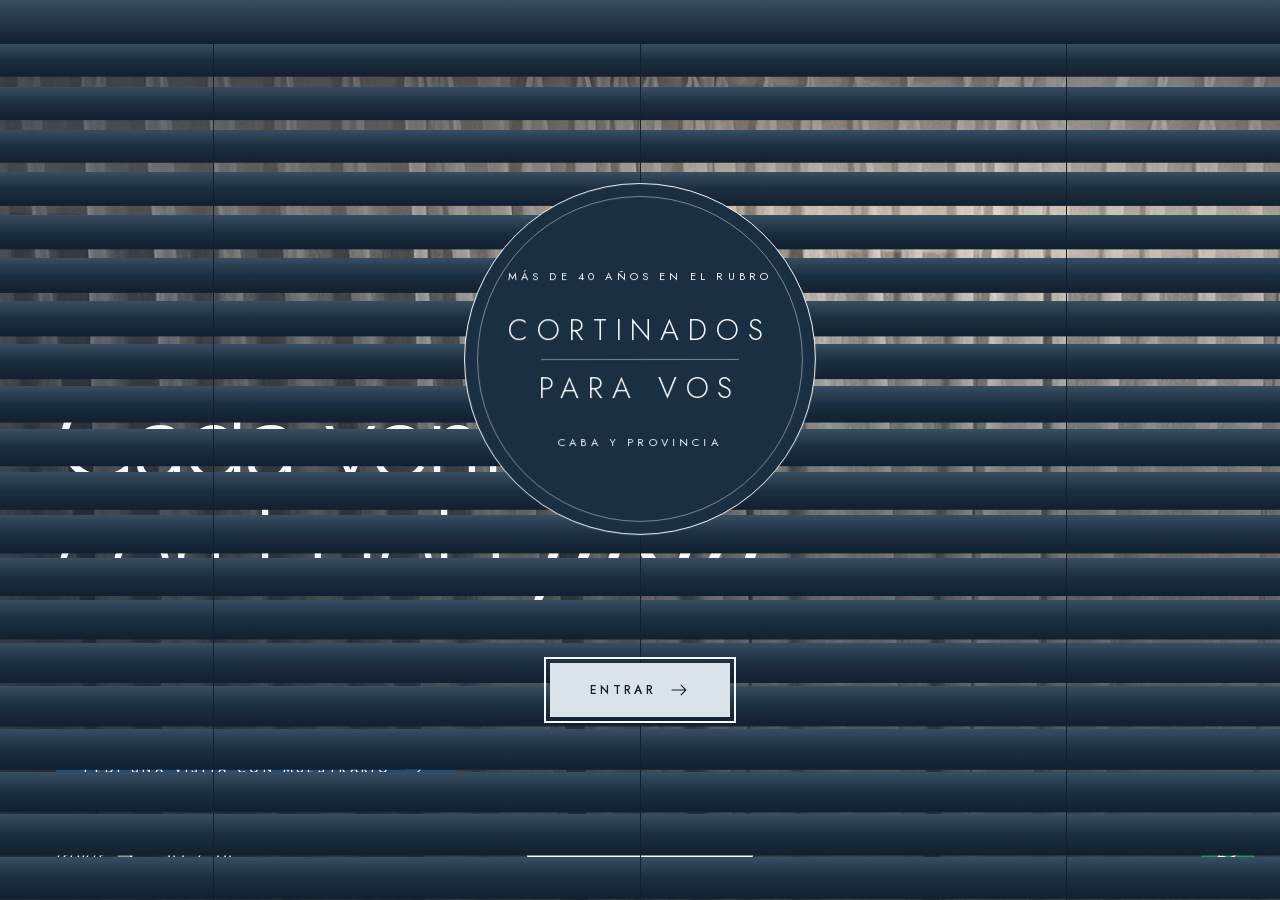
<file: ebaf0c6b00/la-luz/index.html>
<!doctype html>
<html lang="es-AR" class="bg-bg [scrollbar-color:var(--color-sand)_var(--color-bg)] max-md:[&.intro]:overflow-hidden">
  <head>
    <meta charset="utf-8">
    <meta name="viewport" content="width=device-width, initial-scale=1">
    <title>Cortinas de tela y doble cortinado a medida — Cortinados para vos</title>
    <meta name="description" content="Cortinas de tela, romanas, paneles orientales y doble cortinado, con rieles y barrales rectos o curvos, al tono. Muestrario en tu casa, medición e instalación en CABA y Provincia.">
    <meta name="color-scheme" content="light">
    <script>
      ;(function () {
        var d = document.documentElement
        d.classList.add('js')
        if (!window.matchMedia('(prefers-reduced-motion: reduce)').matches) {
          // deck: the page is a stack of full-screen panels that fade into one another. Without it the panels simply scroll.
          d.classList.add('intro', 'deck')
          // If the module never arrives, the blind never holds the page, and the panels fall back to a plain stack.
          setTimeout(function () { if (!window.__luz) d.classList.remove('intro', 'deck') }, 4000)
        }
      })()
    </script>
    <link rel="stylesheet" href="./assets/fonts/fonts.css">
    <link rel="stylesheet" href="./build.css">
  <meta name="robots" content="noindex">
<script>
/* A route this preview does not have stops here and says so. */
(function () {
  var note = null, timer = 0;
  document.addEventListener('click', function (event) {
    var link = event.target && event.target.closest && event.target.closest('a[href^="/"]');
    if (!link || link.getAttribute('href').indexOf('//') === 0) return;
    event.preventDefault();
    if (!note) {
      note = document.createElement('div');
      note.setAttribute('role', 'status');
      note.setAttribute('data-showcase-note', '');
      note.textContent = "Disponible en el sitio final";
      note.style.cssText = 'position:fixed;left:50%;bottom:24px;z-index:2147483647;transform:translateX(-50%);max-width:calc(100vw - 32px);padding:10px 14px;border-radius:8px;background:#141414;color:#f2f2f2;font:14px/1.3 system-ui,sans-serif;box-shadow:0 4px 16px rgba(0,0,0,.3);pointer-events:none';
      document.body.appendChild(note);
    }
    note.hidden = false;
    clearTimeout(timer);
    timer = setTimeout(function () { note.hidden = true; }, 2400);
  }, true);
})();
</script>
</head>
  <body class="bg-bg font-body text-body text-ink antialiased selection:bg-sand selection:text-ink">

    <!-- The venetian blind. Absent at rest and under reduced motion; script draws it. -->
    <div id="intro" class="fixed inset-0 z-50 hidden overflow-hidden in-[.intro]:block">
      <div data-blind class="absolute inset-0 flex flex-col">
        <div class="h-headrail shrink-0 bg-linear-to-b from-slat-hi to-dark"></div>
        <div class="relative flex flex-1 flex-col">
          <div data-slat class="flex-1 origin-top bg-linear-to-b from-slat-hi via-slat to-dark"></div>
          <div data-slat class="flex-1 origin-top bg-linear-to-b from-slat-hi via-slat to-dark"></div>
          <div data-slat class="flex-1 origin-top bg-linear-to-b from-slat-hi via-slat to-dark"></div>
          <div data-slat class="flex-1 origin-top bg-linear-to-b from-slat-hi via-slat to-dark"></div>
          <div data-slat class="flex-1 origin-top bg-linear-to-b from-slat-hi via-slat to-dark"></div>
          <div data-slat class="flex-1 origin-top bg-linear-to-b from-slat-hi via-slat to-dark"></div>
          <div data-slat class="flex-1 origin-top bg-linear-to-b from-slat-hi via-slat to-dark"></div>
          <div data-slat class="flex-1 origin-top bg-linear-to-b from-slat-hi via-slat to-dark"></div>
          <div data-slat class="flex-1 origin-top bg-linear-to-b from-slat-hi via-slat to-dark"></div>
          <div data-slat class="flex-1 origin-top bg-linear-to-b from-slat-hi via-slat to-dark"></div>
          <div data-slat class="flex-1 origin-top bg-linear-to-b from-slat-hi via-slat to-dark"></div>
          <div data-slat class="flex-1 origin-top bg-linear-to-b from-slat-hi via-slat to-dark"></div>
          <div data-slat class="flex-1 origin-top bg-linear-to-b from-slat-hi via-slat to-dark"></div>
          <div data-slat class="flex-1 origin-top bg-linear-to-b from-slat-hi via-slat to-dark"></div>
          <div data-slat class="flex-1 origin-top bg-linear-to-b from-slat-hi via-slat to-dark"></div>
          <div data-slat class="flex-1 origin-top bg-linear-to-b from-slat-hi via-slat to-dark"></div>
          <div data-slat class="flex-1 origin-top bg-linear-to-b from-slat-hi via-slat to-dark"></div>
          <div data-slat class="flex-1 origin-top bg-linear-to-b from-slat-hi via-slat to-dark"></div>
          <div data-slat class="flex-1 origin-top bg-linear-to-b from-slat-hi via-slat to-dark"></div>
          <div data-slat class="flex-1 origin-top bg-linear-to-b from-slat-hi via-slat to-dark"></div>
          <span aria-hidden="true" class="absolute inset-y-0 left-1/6 w-cord bg-dark"></span>
          <span aria-hidden="true" class="absolute inset-y-0 left-1/2 w-cord bg-dark max-md:hidden"></span>
          <span aria-hidden="true" class="absolute inset-y-0 right-1/6 w-cord bg-dark"></span>
        </div>
      </div>

      <div data-seal class="pointer-events-none absolute inset-0 flex flex-col items-center justify-center gap-band px-gutter">
        <div data-ring class="relative grid size-seal place-items-center rounded-seal border border-on-image bg-slat text-on-image">
          <span aria-hidden="true" class="absolute inset-seal-inset rounded-seal border border-seal-line"></span>
          <div class="flex flex-col items-center gap-step px-step text-center">
            <p class="text-seal text-on-image uppercase max-md:tracking-seal-tight">Más de 40 años en el rubro</p>
            <p class="font-display text-wordmark uppercase">
              <span class="block">Cortinados</span>
              <span aria-hidden="true" class="mx-auto my-3 block h-rule w-3/4 bg-seal-line"></span>
              <span class="block">para vos</span>
            </p>
            <p class="text-seal text-on-image uppercase">CABA y Provincia</p>
          </div>
        </div>
        <button type="button" data-enter class="pointer-events-auto inline-flex items-center gap-3 bg-bg px-10 py-4 text-label text-ink uppercase transition-colors duration-300 hover:bg-on-image focus-visible:outline-2 focus-visible:outline-offset-4 focus-visible:outline-on-image">
          Entrar
          <svg aria-hidden="true" viewBox="0 0 24 24" class="size-icon" fill="none" stroke="currentColor" stroke-width="1.25"><path d="M4 12h15M14 6.5 19.5 12 14 17.5"/></svg>
        </button>
      </div>
    </div>

    <header data-block="nav" class="absolute inset-x-0 top-0 z-30 text-on-image">
      <div class="mx-auto grid h-topbar max-w-page grid-cols-[1fr_auto_1fr] items-center px-gutter md:h-nav md:grid-cols-[auto_1fr_auto] md:gap-step">
        <span aria-hidden="true" class="md:hidden"></span>
        <p class="text-center font-display text-label uppercase md:text-left">
          <span class="max-md:block">Cortinados</span>
          <span class="max-md:block">para vos</span>
        </p>
        <ul class="flex justify-center gap-10 text-label uppercase max-md:hidden">
          <li><a href="#telas" class="transition-opacity duration-300 hover:opacity-70 focus-visible:outline-2 focus-visible:outline-offset-4 focus-visible:outline-on-image">Telas</a></li>
          <li><a href="#muestrario" class="transition-opacity duration-300 hover:opacity-70 focus-visible:outline-2 focus-visible:outline-offset-4 focus-visible:outline-on-image">El muestrario</a></li>
          <li><a href="#como-trabajamos" class="transition-opacity duration-300 hover:opacity-70 focus-visible:outline-2 focus-visible:outline-offset-4 focus-visible:outline-on-image">Cómo trabajamos</a></li>
          <li><a href="#contacto" class="transition-opacity duration-300 hover:opacity-70 focus-visible:outline-2 focus-visible:outline-offset-4 focus-visible:outline-on-image">Contacto</a></li>
        </ul>
        <a href="/consulta/whatsapp" class="group inline-flex items-center justify-self-end gap-3 text-label uppercase focus-visible:outline-2 focus-visible:outline-offset-4 focus-visible:outline-on-image">
          <svg aria-hidden="true" viewBox="0 0 24 24" class="size-icon " fill="none" stroke="currentColor" stroke-width="1.25"><path d="M20.5 11.6a8.5 8.5 0 0 1-12.6 7.4L3.5 20.5l1.5-4.3a8.5 8.5 0 1 1 15.5-4.6Z"/><path d="M9.2 8.6c.2 3.2 2.9 5.9 6.2 6.2l1.1-1.5-2-1-.9.8a4.4 4.4 0 0 1-2.7-2.7l.8-.9-1-2Z"/></svg>
          <span class="decoration-1 [text-underline-offset:var(--spacing-dot)] group-hover:underline max-md:sr-only">Escribinos por WhatsApp</span>
        </a>
      </div>
    </header>

    <!-- Ten panels, each the height of the screen. With motion they stack and fade into one another; without it they simply scroll. -->
    <main data-deck>
      <section data-block="hero" data-panel class="panel">
        <div class="panel-bg">
          <picture><source media="(max-width: 47.99rem)" srcset="./assets/photo-casos-3.webp"><img data-hero-image src="./assets/hero-pliegues.webp" width="1536" height="864" alt="Cabezales plisados de cortinas blancas de gasa a lo largo de un ventanal" fetchpriority="high" decoding="async"></picture>
        </div>
        <div aria-hidden="true" class="panel-veil"></div>
        <div data-scroll class="panel-body">
          <h1 tabindex="-1" class="rise font-display text-display outline-none">
            <span class="block">Cada ventana,</span>
            <span class="block">con la tela <em class="font-accent text-swap font-normal tracking-swap italic">justa.</em></span>
          </h1>
          <p class="rise mt-step max-w-lead text-lead">Cortinas de tela, romanas, paneles orientales y doble cortinado. Asesoramiento con muestrario en tu casa, medición e instalación.</p>
          <div class="rise mt-step">
            <a href="/consulta/whatsapp" class="inline-flex items-center gap-3 bg-accent px-7 py-4 text-label text-on-accent uppercase transition-colors duration-300 hover:bg-accent-deep focus-visible:outline-2 focus-visible:outline-offset-4 focus-visible:outline-on-image">
              Pedí una visita con muestrario
              <svg aria-hidden="true" viewBox="0 0 24 24" class="size-icon" fill="none" stroke="currentColor" stroke-width="1.25"><path d="M4 12h15M14 6.5 19.5 12 14 17.5"/></svg>
            </a>
          </div>
        </div>
      </section>
      <section data-stage data-block="statement" data-panel class="panel">
        <div class="panel-bg">
          <img data-photo="paneles" src="./assets/photo-paneles-1.webp" width="1920" height="1080" alt="Ventana con cortinas de gasa al anochecer" loading="lazy" decoding="async" class="max-md:hidden">
          <img data-photo="vertical" src="./assets/photo-vertical-1.webp" width="1080" height="1920" alt="Ventana con cortinas de gasa al anochecer" loading="lazy" decoding="async" class="md:hidden">
        </div>
        <div aria-hidden="true" class="panel-veil"></div>
        <div data-scroll class="panel-body">
          <div class="max-w-manifesto font-accent text-verse">
            <p data-line class="lit">Una ventana cambia <em class="italic">tres veces</em> por día.</p>
            <p data-line class="lit">Temprano pide luz,</p>
            <p data-line class="lit">al mediodía, <em class="italic">sombra</em>,</p>
            <p data-line class="lit">de noche, reparo.</p>
            <p data-line class="lit">Elegimos la tela para <em class="italic">las tres</em>.</p>
          </div>
        </div>
      </section>
      <section id="telas" data-block="feature" data-panel class="panel">
        <div class="panel-bg">
          <picture><source media="(max-width: 47.99rem)" srcset="./assets/photo-casos-1.webp"><img data-photo="paneles" src="./assets/photo-paneles-2.webp" width="1920" height="1080" alt="Cortinas de gasa de pared a pared en un living" loading="lazy" decoding="async"></picture>
        </div>
        <div aria-hidden="true" class="panel-veil"></div>
        <div data-scroll class="panel-body">
          <h2 class="rise font-display text-section">Cortinas de <em class="font-accent text-swap font-normal tracking-swap italic">tela</em></h2>
          <p class="rise mt-step max-w-lead text-lead">De pared a pared, romanas y paneles orientales, en gasa, tusor o voile.</p>
        </div>
      </section>
      <section data-panel class="panel">
        <div class="panel-bg">
          <picture><source media="(max-width: 47.99rem)" srcset="./assets/photo-casos-2.webp"><img data-photo="paneles" src="./assets/photo-paneles-3.webp" width="1920" height="1080" alt="Doble cortinado de tela y blackout en un dormitorio" loading="lazy" decoding="async"></picture>
        </div>
        <div aria-hidden="true" class="panel-veil"></div>
        <div data-scroll class="panel-body">
          <h2 class="rise font-display text-section">Doble <em class="font-accent text-swap font-normal tracking-swap italic">cortinado</em></h2>
          <p class="rise mt-step max-w-lead text-lead">Tela y blackout textil en la misma ventana: oscurece y decora a la vez.</p>
        </div>
      </section>
      <section data-panel class="panel">
        <div class="panel-bg">
          <img data-photo="curvos" src="./assets/photo-curvos-1.webp" width="1920" height="1080" alt="Living con un ventanal curvo y cortinas de voile en un riel curvo" loading="lazy" decoding="async">
        </div>
        <div aria-hidden="true" class="panel-veil"></div>
        <div data-scroll class="panel-body">
          <h2 class="rise font-display text-section">Rieles y barrales, <em class="font-accent text-swap font-normal tracking-swap italic">rectos o curvos</em></h2>
          <p class="rise mt-step max-w-lead text-lead">El riel o el barral sigue la forma del ventanal, y la cortina corre de punta a punta.</p>
          <p class="rise mt-4 max-w-lead text-body">Motorización: riel eléctrico con control remoto o tecla de pared.</p>
        </div>
      </section>
      <section id="muestrario" data-block="proof" data-panel class="panel">
        <div class="panel-bg">
          <img data-photo="paneles" src="./assets/photo-paneles-4.webp" width="1920" height="1080" alt="Muestrario de telas abierto sobre una mesa, junto a una ventana" loading="lazy" decoding="async" class="max-md:hidden">
          <img data-photo="vertical" src="./assets/photo-vertical-2.webp" width="1080" height="1920" alt="Muestrario de telas abierto sobre una mesa, junto a una ventana" loading="lazy" decoding="async" class="md:hidden">
        </div>
        <div aria-hidden="true" class="panel-veil"></div>
        <div data-scroll class="panel-body">
          <h2 class="rise font-display text-section">El muestrario va a tu <em class="font-accent text-swap font-normal tracking-swap italic">casa.</em></h2>
          <p class="rise mt-step max-w-lead text-lead">Las telas se eligen con la luz de tu ambiente, no con la de un local. Llevamos el muestrario, medimos y te asesoramos ahí mismo.</p>
          <dl class="rise mt-step grid max-w-prompt grid-cols-3 gap-step">
            <div class="flex flex-col-reverse gap-1 border-t border-seal-line pt-3">
              <dt class="text-body">visita y presupuesto</dt>
              <dd class="font-display text-title">Sin cargo</dd>
            </div>
            <div class="flex flex-col-reverse gap-1 border-t border-seal-line pt-3">
              <dt class="text-body">años en el rubro</dt>
              <dd class="font-display text-title">40+</dd>
            </div>
            <div class="flex flex-col-reverse gap-1 border-t border-seal-line pt-3">
              <dt class="text-body">donde trabajamos</dt>
              <dd class="font-display text-title">CABA y Provincia</dd>
            </div>
          </dl>
        </div>
      </section>
      <section id="como-trabajamos" data-block="process" data-panel class="panel">
        <div class="panel-bg">
          <img data-photo="paneles" src="./assets/photo-paneles-5.webp" width="1920" height="1080" alt="Cinta métrica sobre el marco de una ventana, con una cortina de gasa detrás" loading="lazy" decoding="async" class="max-md:hidden">
          <img data-photo="vertical" src="./assets/photo-vertical-3.webp" width="1080" height="1920" alt="Cinta métrica sobre el marco de una ventana, con una cortina de gasa detrás" loading="lazy" decoding="async" class="md:hidden">
        </div>
        <div aria-hidden="true" class="panel-veil"></div>
        <div data-scroll class="panel-body">
          <h2 class="rise font-display text-section">Cómo <em class="font-accent text-swap font-normal tracking-swap italic">trabajamos</em></h2>
          <ol class="rise mt-step grid gap-step max-md:grid-cols-2 md:grid-cols-4">
            <li class="border-t border-seal-line pt-3">
              <p class="text-label tabular-nums">01</p>
              <h3 class="mt-2 font-display text-title">Consulta</h3>
              <p class="mt-1 text-body max-md:hidden">Nos contás qué ambientes querés vestir.</p>
            </li>
            <li class="border-t border-seal-line pt-3">
              <p class="text-label tabular-nums">02</p>
              <h3 class="mt-2 font-display text-title">Visita con muestrario</h3>
              <p class="mt-1 text-body max-md:hidden">Telas, colores, rieles y terminaciones, a la luz de tu casa.</p>
            </li>
            <li class="border-t border-seal-line pt-3">
              <p class="text-label tabular-nums">03</p>
              <h3 class="mt-2 font-display text-title">Presupuesto</h3>
              <p class="mt-1 text-body max-md:hidden">Por escrito, ambiente por ambiente.</p>
            </li>
            <li class="border-t border-seal-line pt-3">
              <p class="text-label tabular-nums">04</p>
              <h3 class="mt-2 font-display text-title">Instalación</h3>
              <p class="mt-1 text-body max-md:hidden">La hace el mismo equipo, que te sigue acompañando después de la entrega.</p>
            </li>
          </ol>
        </div>
      </section>
      <section data-block="proof" data-panel class="panel justify-start">
        <!-- The words have their own band, so nothing is laid over the photographs but a neutral shade behind each caption. -->
        <div class="panel-body panel-body-top md:flex md:items-end md:justify-between md:gap-step">
          <h2 class="rise font-display text-section"><em class="font-accent text-swap font-normal tracking-swap italic">Trabajos</em></h2>
          <p class="rise mt-3 max-w-lead text-lead md:mt-0">Entendemos el trabajo bien logrado y el valor de los detalles.</p>
        </div>
        <ul class="panel-bg panel-works grid grid-cols-2 gap-px bg-dark max-md:pb-chrome md:grid-cols-4">
            <li class="group relative overflow-hidden">
              <img data-photo="casos" src="./assets/photo-casos-1.webp" width="900" height="1125" alt="Cortinas de gasa de piso a techo en un living de doble altura" loading="lazy" decoding="async" class="size-full absolute inset-0 object-cover transition-transform duration-1000 ease-out-expo group-hover:scale-105 motion-reduce:transition-none">
              <span aria-hidden="true" class="work-shade"></span>
              <p class="absolute inset-x-0 bottom-0 p-4 text-body md:pb-panel-foot-desk">Cortinas de gasa de piso a techo en un living de doble altura</p>
            </li>
            <li class="group relative overflow-hidden">
              <img data-photo="casos" src="./assets/photo-casos-2.webp" width="1152" height="1440" alt="Doble cortinado de tela y blackout en un dormitorio" loading="lazy" decoding="async" class="size-full absolute inset-0 object-cover transition-transform duration-1000 ease-out-expo group-hover:scale-105 motion-reduce:transition-none">
              <span aria-hidden="true" class="work-shade"></span>
              <p class="absolute inset-x-0 bottom-0 p-4 text-body md:pb-panel-foot-desk">Doble cortinado de tela y blackout en un dormitorio</p>
            </li>
            <li class="group relative overflow-hidden">
              <img data-photo="casos" src="./assets/photo-casos-3.webp" width="900" height="1125" alt="Cortinas plisadas blancas a lo largo de un ventanal" loading="lazy" decoding="async" class="size-full absolute inset-0 object-cover transition-transform duration-1000 ease-out-expo group-hover:scale-105 motion-reduce:transition-none">
              <span aria-hidden="true" class="work-shade"></span>
              <p class="absolute inset-x-0 bottom-0 p-4 text-body md:pb-panel-foot-desk">Cortinas plisadas blancas a lo largo de un ventanal</p>
            </li>
            <li class="group relative overflow-hidden">
              <img data-photo="casos" src="./assets/photo-casos-4.webp" width="1152" height="1440" alt="Paneles orientales en un ventanal de living" loading="lazy" decoding="async" class="size-full absolute inset-0 object-cover transition-transform duration-1000 ease-out-expo group-hover:scale-105 motion-reduce:transition-none">
              <span aria-hidden="true" class="work-shade"></span>
              <p class="absolute inset-x-0 bottom-0 p-4 text-body md:pb-panel-foot-desk">Paneles orientales en un ventanal de living</p>
            </li>
          </ul>
      </section>
      <section data-block="faq" data-panel class="panel">
        <div class="panel-bg">
          <img src="./assets/photo-paneles-1.webp" width="1920" height="1080" alt="" loading="lazy" decoding="async">
        </div>
        <div aria-hidden="true" class="panel-veil-deep"></div>
        <div data-scroll class="panel-body">
          <div class="grid gap-step md:grid-cols-12">
            <h2 class="rise font-display text-section md:col-span-4">Antes de <em class="font-accent text-swap font-normal tracking-swap italic">consultar</em></h2>
            <div class="rise md:col-span-7 md:col-start-6">
            <details name="faq" class="group border-t border-seal-line py-3" open>
              <summary class="flex cursor-pointer list-none items-center justify-between gap-step font-display text-title focus-visible:outline-2 focus-visible:outline-offset-4 focus-visible:outline-on-image [&::-webkit-details-marker]:hidden">¿Cuánto cuesta?<span aria-hidden="true" class="font-accent transition-transform duration-300 group-open:rotate-45">+</span></summary>
              <p class="mt-2 max-w-lead text-body">Depende de la medida, la tela, el sistema y la instalación. Te pasamos un precio cerrado después de la visita.</p>
            </details>
            <details name="faq" class="group border-t border-seal-line py-3">
              <summary class="flex cursor-pointer list-none items-center justify-between gap-step font-display text-title focus-visible:outline-2 focus-visible:outline-offset-4 focus-visible:outline-on-image [&::-webkit-details-marker]:hidden">¿Puedo combinar tela y blackout?<span aria-hidden="true" class="font-accent transition-transform duration-300 group-open:rotate-45">+</span></summary>
              <p class="mt-2 max-w-lead text-body">Sí: es el doble cortinado, una tela decorativa y un blackout textil en la misma ventana, en un riel o barral doble.</p>
            </details>
            <details name="faq" class="group border-t border-seal-line py-3">
              <summary class="flex cursor-pointer list-none items-center justify-between gap-step font-display text-title focus-visible:outline-2 focus-visible:outline-offset-4 focus-visible:outline-on-image [&::-webkit-details-marker]:hidden">¿Tienen rieles para ventanales curvos o en ángulo?<span aria-hidden="true" class="font-accent transition-transform duration-300 group-open:rotate-45">+</span></summary>
              <p class="mt-2 max-w-lead text-body">Sí: rieles y barrales curvos, a la medida de tu ventanal. Los vemos en la visita.</p>
            </details>
            <details name="faq" class="group border-t border-seal-line py-3">
              <summary class="flex cursor-pointer list-none items-center justify-between gap-step font-display text-title focus-visible:outline-2 focus-visible:outline-offset-4 focus-visible:outline-on-image [&::-webkit-details-marker]:hidden">¿Se puede motorizar?<span aria-hidden="true" class="font-accent transition-transform duration-300 group-open:rotate-45">+</span></summary>
              <p class="mt-2 max-w-lead text-body">Sí, con riel eléctrico y control remoto o tecla de pared.</p>
            </details>
            <details name="faq" class="group border-t border-seal-line py-3">
              <summary class="flex cursor-pointer list-none items-center justify-between gap-step font-display text-title focus-visible:outline-2 focus-visible:outline-offset-4 focus-visible:outline-on-image [&::-webkit-details-marker]:hidden">¿Qué pasa después de instalar?<span aria-hidden="true" class="font-accent transition-transform duration-300 group-open:rotate-45">+</span></summary>
              <p class="mt-2 max-w-lead text-body">Seguimos acompañándote después de la entrega, para asegurarnos de que todo funcione y se vea como esperabas.</p>
            </details>
            </div>
          </div>
        </div>
      </section>
      <section id="contacto" data-block="cta" data-panel class="panel">
        <div class="panel-bg">
          <img data-photo="paneles" src="./assets/photo-paneles-6.webp" width="1920" height="1080" alt="Living al anochecer con cortinas de gasa corridas" loading="lazy" decoding="async" class="max-md:hidden">
          <img data-photo="vertical" src="./assets/photo-vertical-4.webp" width="1080" height="1920" alt="Living al anochecer con cortinas de gasa corridas" loading="lazy" decoding="async" class="md:hidden">
        </div>
        <div aria-hidden="true" class="panel-veil-deep"></div>
        <div data-scroll class="panel-body">
          <div class="flex flex-col items-center text-center">
            <div class="rise relative grid size-seal-close animate-breathe place-items-center rounded-seal border border-on-image motion-reduce:animate-none">
              <span aria-hidden="true" class="absolute inset-seal-inset rounded-seal border border-seal-line"></span>
              <div class="flex flex-col items-center gap-2 px-step">
                <p class="font-display text-wordmark uppercase">
                  <span class="block">Cortinados</span>
                  <span aria-hidden="true" class="mx-auto my-2 block h-rule w-3/4 bg-seal-line"></span>
                  <span class="block">para vos</span>
                </p>
                <p class="text-seal uppercase max-md:tracking-seal-tight">Más de 40 años</p>
              </div>
            </div>
            <h2 class="rise mt-step font-display text-section">Empezá por la <em class="font-accent text-swap font-normal tracking-swap italic">tela.</em></h2>
            <p class="rise mt-3 max-w-lead text-lead">Coordinamos una visita con el muestrario. Visita y presupuesto, sin cargo.</p>
            <div class="rise mt-step flex flex-wrap items-center justify-center gap-x-step gap-y-4">
              <a href="/consulta/whatsapp" class="inline-flex items-center gap-3 bg-accent px-7 py-4 text-label text-on-accent uppercase transition-colors duration-300 hover:bg-accent-deep focus-visible:outline-2 focus-visible:outline-offset-4 focus-visible:outline-on-image">
              Pedí una visita con muestrario
              <svg aria-hidden="true" viewBox="0 0 24 24" class="size-icon" fill="none" stroke="currentColor" stroke-width="1.25"><path d="M4 12h15M14 6.5 19.5 12 14 17.5"/></svg>
            </a>
              <a href="/consulta/llamar" class="inline-flex items-center gap-3 text-label uppercase underline decoration-1 [text-underline-offset:var(--spacing-dot)] focus-visible:outline-2 focus-visible:outline-offset-4 focus-visible:outline-on-image">
                <svg aria-hidden="true" viewBox="0 0 24 24" class="size-icon " fill="none" stroke="currentColor" stroke-width="1.25"><path d="M6.5 3.5h3l1.5 4-2 1.2a10 10 0 0 0 5.3 5.3l1.2-2 4 1.5v3a2 2 0 0 1-2 2A15.5 15.5 0 0 1 4.5 5.5a2 2 0 0 1 2-2Z"/></svg>
                Llamanos
              </a>
            </div>
          </div>
          <footer data-block="footer" class="rise mt-step border-t border-seal-line pt-3 text-center text-body max-md:hidden">Cortinados para vos · Cortinas y cortinados a medida · CABA y provincia de Buenos Aires</footer>
        </div>
      </section>
    </main>

    <!-- Pinned at the bottom centre over every panel, from 768 up. -->
    <a href="/consulta/whatsapp" class="fixed bottom-pill left-1/2 z-40 -translate-x-1/2 rounded-pill bg-on-image px-8 py-4 text-body tracking-pill text-ink [box-shadow:var(--shadow-pill)] transition-colors duration-300 hover:bg-bg focus-visible:outline-2 focus-visible:outline-offset-4 focus-visible:outline-accent max-md:hidden">Quiero asesoramiento</a>

    <!-- WhatsApp, floating bottom-right: level with the pill but clear of it from 768 up; above the pager and action bar on the phone. -->
    <a href="/consulta/whatsapp" aria-label="Escribinos por WhatsApp" class="wa-pulse fixed right-[calc(var(--spacing-fab-offset)+env(safe-area-inset-right))] bottom-[calc(var(--spacing-fab-offset)+env(safe-area-inset-bottom))] z-40 grid size-fab place-items-center rounded-seal bg-whatsapp text-on-whatsapp [box-shadow:var(--shadow-fab)] transition-colors duration-300 hover:bg-whatsapp-deep focus-visible:outline-2 focus-visible:outline-offset-4 focus-visible:outline-accent motion-reduce:transition-none print:hidden max-md:right-[calc(var(--spacing-fab-offset-phone)+env(safe-area-inset-right))] max-md:bottom-[calc(var(--spacing-pagerstrip)+var(--spacing-bar)+var(--spacing-fab-offset-phone)+env(safe-area-inset-bottom))] max-md:size-fab-phone">
      <svg aria-hidden="true" viewBox="0 0 24 24" class="size-fab-glyph" fill="currentColor"><path fill-rule="evenodd" d="M12 2.6a9.4 9.4 0 0 0-8.08 14.2L2.6 21.4l4.72-1.24A9.4 9.4 0 1 0 12 2.6Zm0 1.65a7.75 7.75 0 1 1-4.03 14.37l-.3-.18-2.73.72.73-2.66-.19-.31A7.75 7.75 0 0 1 12 4.25Z"/><path d="M9.1 7.5c-.3 0-.7.1-1 .5-.4.4-1.1 1.1-1.1 2.6s1.1 3 1.3 3.2c.2.2 2.2 3.4 5.4 4.6 2.6 1 3.2.8 3.7.8.6-.1 1.8-.7 2-1.5.3-.7.3-1.3.2-1.5-.1-.1-.3-.2-.6-.4l-2.1-1c-.3-.1-.5-.2-.7.1l-1 1.2c-.2.2-.4.3-.7.1a8.3 8.3 0 0 1-4.1-3.6c-.2-.3 0-.5.1-.6l.5-.6c.2-.2.2-.4.3-.6.1-.2 0-.4 0-.6l-.9-2.3c-.3-.6-.5-.5-.7-.5h-.6Z" transform="translate(12 12.2) scale(.8) translate(-12.8 -12.7)"/></svg>
    </a>

    <!-- The pager sits on the photograph; on the phone the action bar sits under it. -->
    <div class="fixed inset-x-0 bottom-0 z-40 md:right-auto">
      <div class="hidden h-pagerstrip items-center justify-between gap-8 px-gutter text-on-image in-[.deck]:flex md:h-pager-desk">
        <button type="button" data-next class="inline-flex items-center gap-2 font-accent text-lead italic focus-visible:outline-2 focus-visible:outline-offset-4 focus-visible:outline-on-image">
          recorré
          <svg aria-hidden="true" viewBox="0 0 24 24" class="size-icon" fill="none" stroke="currentColor" stroke-width="1.25"><path d="M4 12h15M14 6.5 19.5 12 14 17.5"/></svg>
        </button>
        <p data-count class="text-label tabular-nums">01 / 10</p>
      </div>
      <a href="/consulta/whatsapp" class="flex h-bar items-center justify-between bg-accent px-gutter text-label text-on-accent uppercase focus-visible:outline-2 focus-visible:-outline-offset-4 focus-visible:outline-on-accent md:hidden">
        Pedí una visita con muestrario
        <svg aria-hidden="true" viewBox="0 0 24 24" class="size-icon" fill="none" stroke="currentColor" stroke-width="1.25"><path d="M4 12h15M14 6.5 19.5 12 14 17.5"/></svg>
      </a>
    </div>

    <script type="module">
      import { animate, createTimeline, stagger } from './assets/anime.esm.min.js'

      window.__luz = true
      const root = document.documentElement
      const reduce = window.matchMedia('(prefers-reduced-motion: reduce)').matches
      const phone = window.matchMedia('(max-width: 47.99rem)')
      const clamp01 = (v) => Math.min(1, Math.max(0, v))

      /* The blind: light enters between the slats, then it lifts on scroll or on Entrar. */
      const intro = document.getElementById('intro')
      if (root.classList.contains('intro')) {
        const slats = intro.querySelectorAll('[data-slat]')
        const blind = intro.querySelector('[data-blind]')
        const seal = intro.querySelector('[data-seal]')
        const ring = intro.querySelector('[data-ring]')
        const enter = intro.querySelector('[data-enter]')
        animate(slats, { scaleY: [1, 0.72], duration: 1500, delay: stagger(40, { start: 200 }), ease: 'inOutQuad' })
        animate(ring, { scale: [0.94, 1], rotate: [-6, 0], duration: 1800, ease: 'outExpo' })
        enter.focus({ preventScroll: true })

        let lifted = false
        const opts = { passive: true }
        const keys = new Set(['ArrowDown', 'PageDown', ' ', 'Escape', 'End', 'Enter'])
        const onKey = (e) => { if (keys.has(e.key)) { e.preventDefault(); lift() } }
        const triggers = ['wheel', 'touchmove', 'scroll']
        const off = () => {
          triggers.forEach((t) => window.removeEventListener(t, lift, opts))
          window.removeEventListener('keydown', onKey)
        }
        function lift() {
          if (lifted) return
          lifted = true
          off()
          createTimeline({
            onComplete: () => {
              root.classList.remove('intro')
              document.querySelector('h1').focus({ preventScroll: true })
            },
          })
            .add(seal, { opacity: [1, 0], translateY: [0, -40], duration: 480, ease: 'inQuad' }, 0)
            .add(slats, { scaleY: 0.1, duration: 480, delay: stagger(14, { from: 'last' }), ease: 'inOutQuad' }, 0)
            .add(blind, { translateY: ['0%', '-100%'], duration: 900, ease: 'inOutQuart' }, 360)
        }
        triggers.forEach((t) => window.addEventListener(t, lift, opts))
        window.addEventListener('keydown', onKey)
        enter.addEventListener('click', lift)
      }

      /* The panels, one screen each. The one leaving lies on top and fades away over the next,
         whose photograph settles from a slight zoom while its words rise in order. */
      const panels = [...document.querySelectorAll('[data-panel]')]
      const count = document.querySelector('[data-count]')
      const next = document.querySelector('[data-next]')
      const pad = (n) => String(n).padStart(2, '0')
      const deck = () => root.classList.contains('deck')
      const FADE = 750
      let index = 0
      let moving = false

      panels.forEach((p) => p.querySelectorAll('.rise').forEach((el, i) => el.style.setProperty('--i', i)))

      /* The manifesto: five lines brighten in order each time its panel opens. */
      const stage = document.querySelector('[data-stage]')
      const lines = [...stage.querySelectorAll('[data-line]')]
      const state = lines.map(() => ({ v: 0 }))
      const paint = () => lines.forEach((l, i) => l.style.setProperty('--lit', state[i].v.toFixed(3)))
      const manifesto = createTimeline({ autoplay: false, onUpdate: paint })
      state.forEach((s, i) => manifesto.add(s, { v: [0, 1], duration: 900, ease: 'inOutSine' }, 500 + i * 620))

      const open = (p) => {
        p.classList.add('is-active')
        requestAnimationFrame(() => requestAnimationFrame(() => p.classList.add('is-seen')))
        if (p === stage) {
          state.forEach((s) => { s.v = 0 })
          paint()
          manifesto.restart()
        }
      }

      function go(i) {
        if (!deck() || moving || i === index || i < 0 || i >= panels.length) return
        moving = true
        const from = panels[index]
        const to = panels[i]
        index = i
        count.textContent = `${pad(i + 1)} / ${pad(panels.length)}`
        from.classList.remove('is-active', 'is-seen')
        from.classList.add('is-leaving')
        open(to)
        requestAnimationFrame(() => requestAnimationFrame(() => from.classList.add('is-fading')))
        setTimeout(() => {
          from.classList.remove('is-leaving', 'is-fading')
          moving = false
        }, FADE + 40)
      }

      if (deck()) {
        count.textContent = `01 / ${pad(panels.length)}`
        open(panels[0])
      }

      // A panel taller than a short screen reads down first; only at its edge does the gesture turn the page.
      const reading = (el, dir) => {
        const box = el.closest('[data-scroll]')
        if (!box || box.scrollHeight <= box.clientHeight + 1) return false
        return dir > 0 ? box.scrollTop + box.clientHeight < box.scrollHeight - 1 : box.scrollTop > 0
      }
      const held = () => root.classList.contains('intro')

      /* One wheel gesture, one panel: a trackpad's long tail of events never turns a second page. */
      let sum = 0
      let lastWheel = 0
      let spent = 0
      window.addEventListener('wheel', (e) => {
        if (!deck() || held()) return
        const dir = Math.sign(e.deltaY)
        if (reading(e.target, dir)) return
        e.preventDefault()
        const now = performance.now()
        if (now - lastWheel > 160) { sum = 0; spent = 0 }
        lastWheel = now
        if (spent && now - spent < 2400) return
        sum += e.deltaY
        if (Math.abs(sum) < 30) return
        sum = 0
        spent = now
        go(index + dir)
      }, { passive: false })

      let x0 = null
      let y0 = 0
      let t0 = null
      window.addEventListener('touchstart', (e) => {
        x0 = e.touches[0].clientX
        y0 = e.touches[0].clientY
        t0 = e.target
      }, { passive: true })
      window.addEventListener('touchend', (e) => {
        if (x0 === null || !deck() || held()) return
        const dx = e.changedTouches[0].clientX - x0
        const dy = e.changedTouches[0].clientY - y0
        x0 = null
        const far = Math.abs(dy) > Math.abs(dx) ? dy : dx
        if (Math.abs(far) < 45) return
        const dir = far < 0 ? 1 : -1
        if (!reading(t0, dir)) go(index + dir)
      }, { passive: true })

      window.addEventListener('keydown', (e) => {
        if (!deck() || held()) return
        const onControl = e.target.closest?.('a, button, summary')
        const forward = ['ArrowDown', 'ArrowRight', 'PageDown'].includes(e.key) || (e.key === ' ' && !onControl)
        const back = ['ArrowUp', 'ArrowLeft', 'PageUp'].includes(e.key)
        if (forward) { e.preventDefault(); go(index + 1) }
        else if (back) { e.preventDefault(); go(index - 1) }
        else if (e.key === 'Home') { e.preventDefault(); go(0) }
        else if (e.key === 'End') { e.preventDefault(); go(panels.length - 1) }
      })

      // "recorré" steps on, and from the last panel back to the first.
      next.addEventListener('click', () => go((index + 1) % panels.length))
      // Header links fade to their panel.
      document.addEventListener('click', (e) => {
        if (!deck()) return
        const a = e.target.closest('a[href^="#"]')
        const t = a && document.getElementById(a.getAttribute('href').slice(1))
        const i = t ? panels.findIndex((p) => p.contains(t)) : -1
        if (i < 0) return
        e.preventDefault()
        go(i)
      })

      // A panel never waits on its photograph: once the page has loaded, the rest come in behind it.
      window.addEventListener('load', () => {
        document.querySelectorAll('img[loading="lazy"]').forEach((im) => { im.loading = 'eager' })
      })
    </script>
  </body>
</html>
</file>
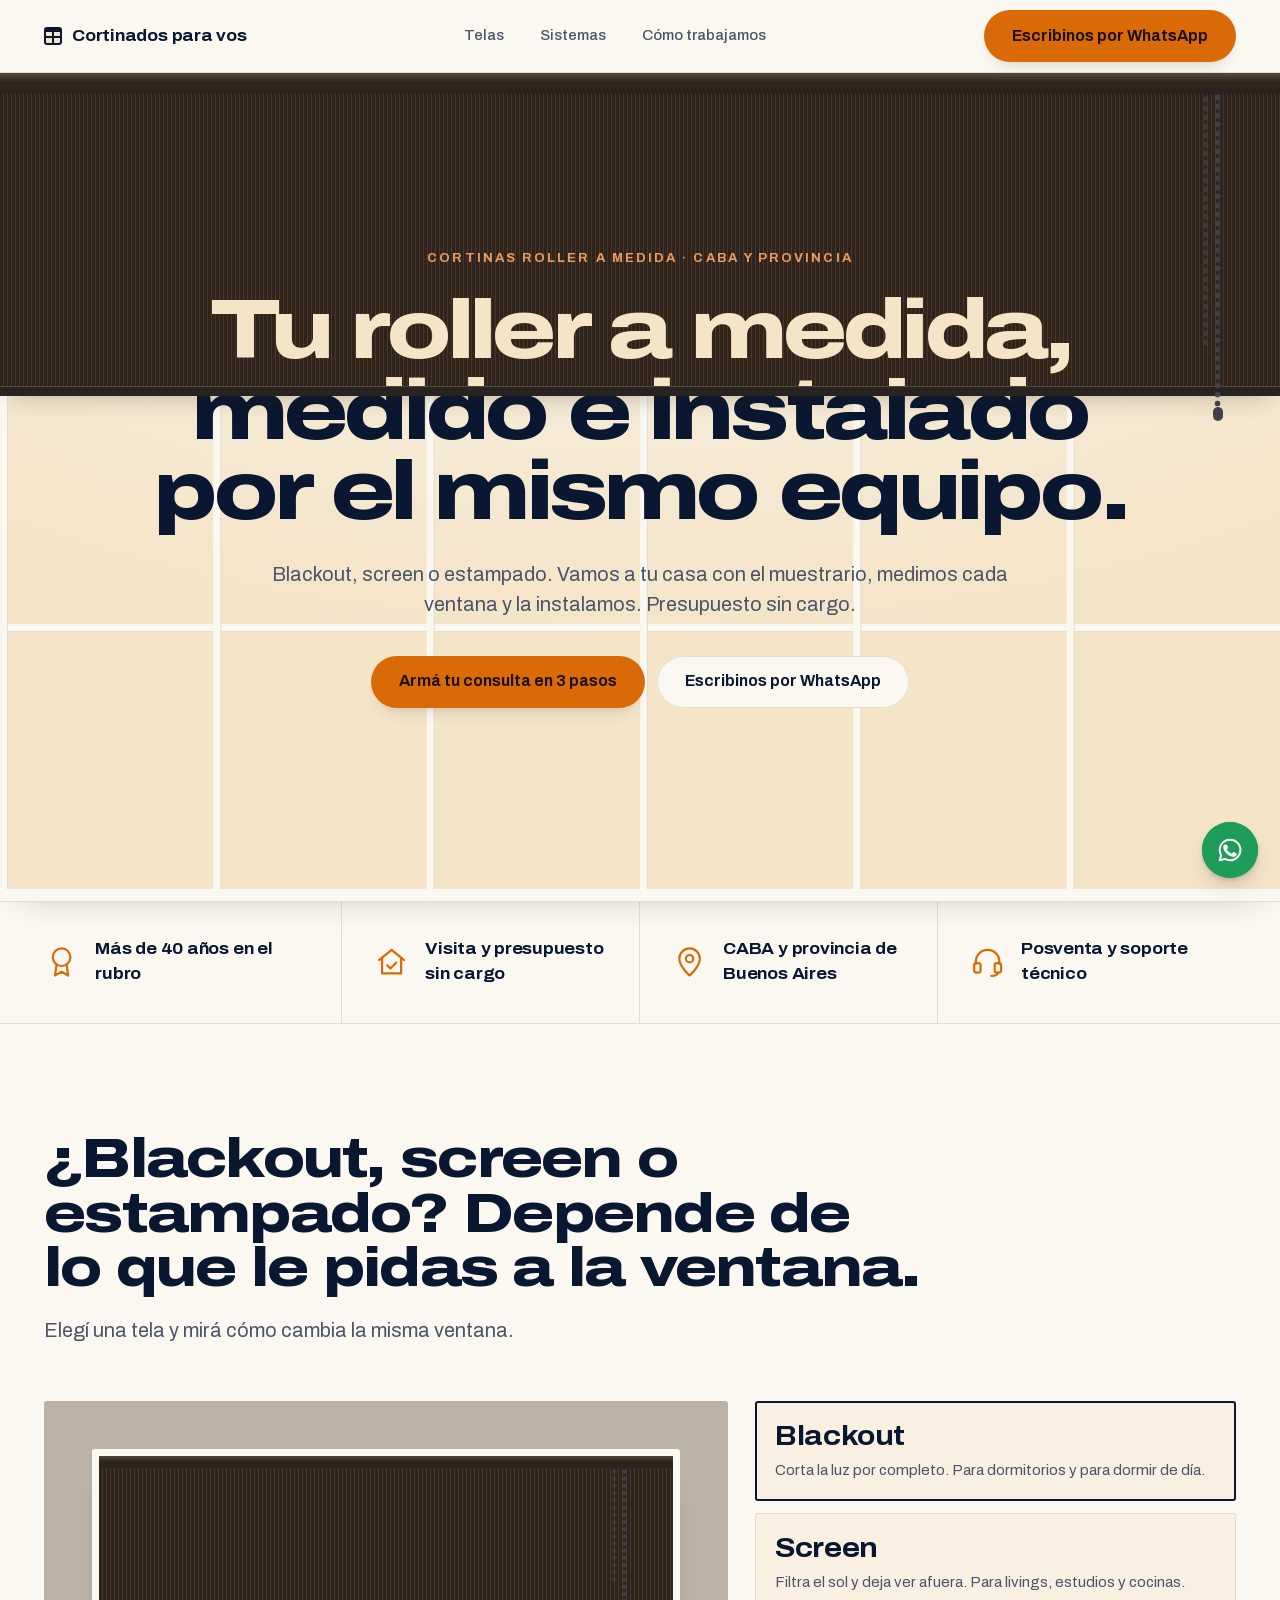
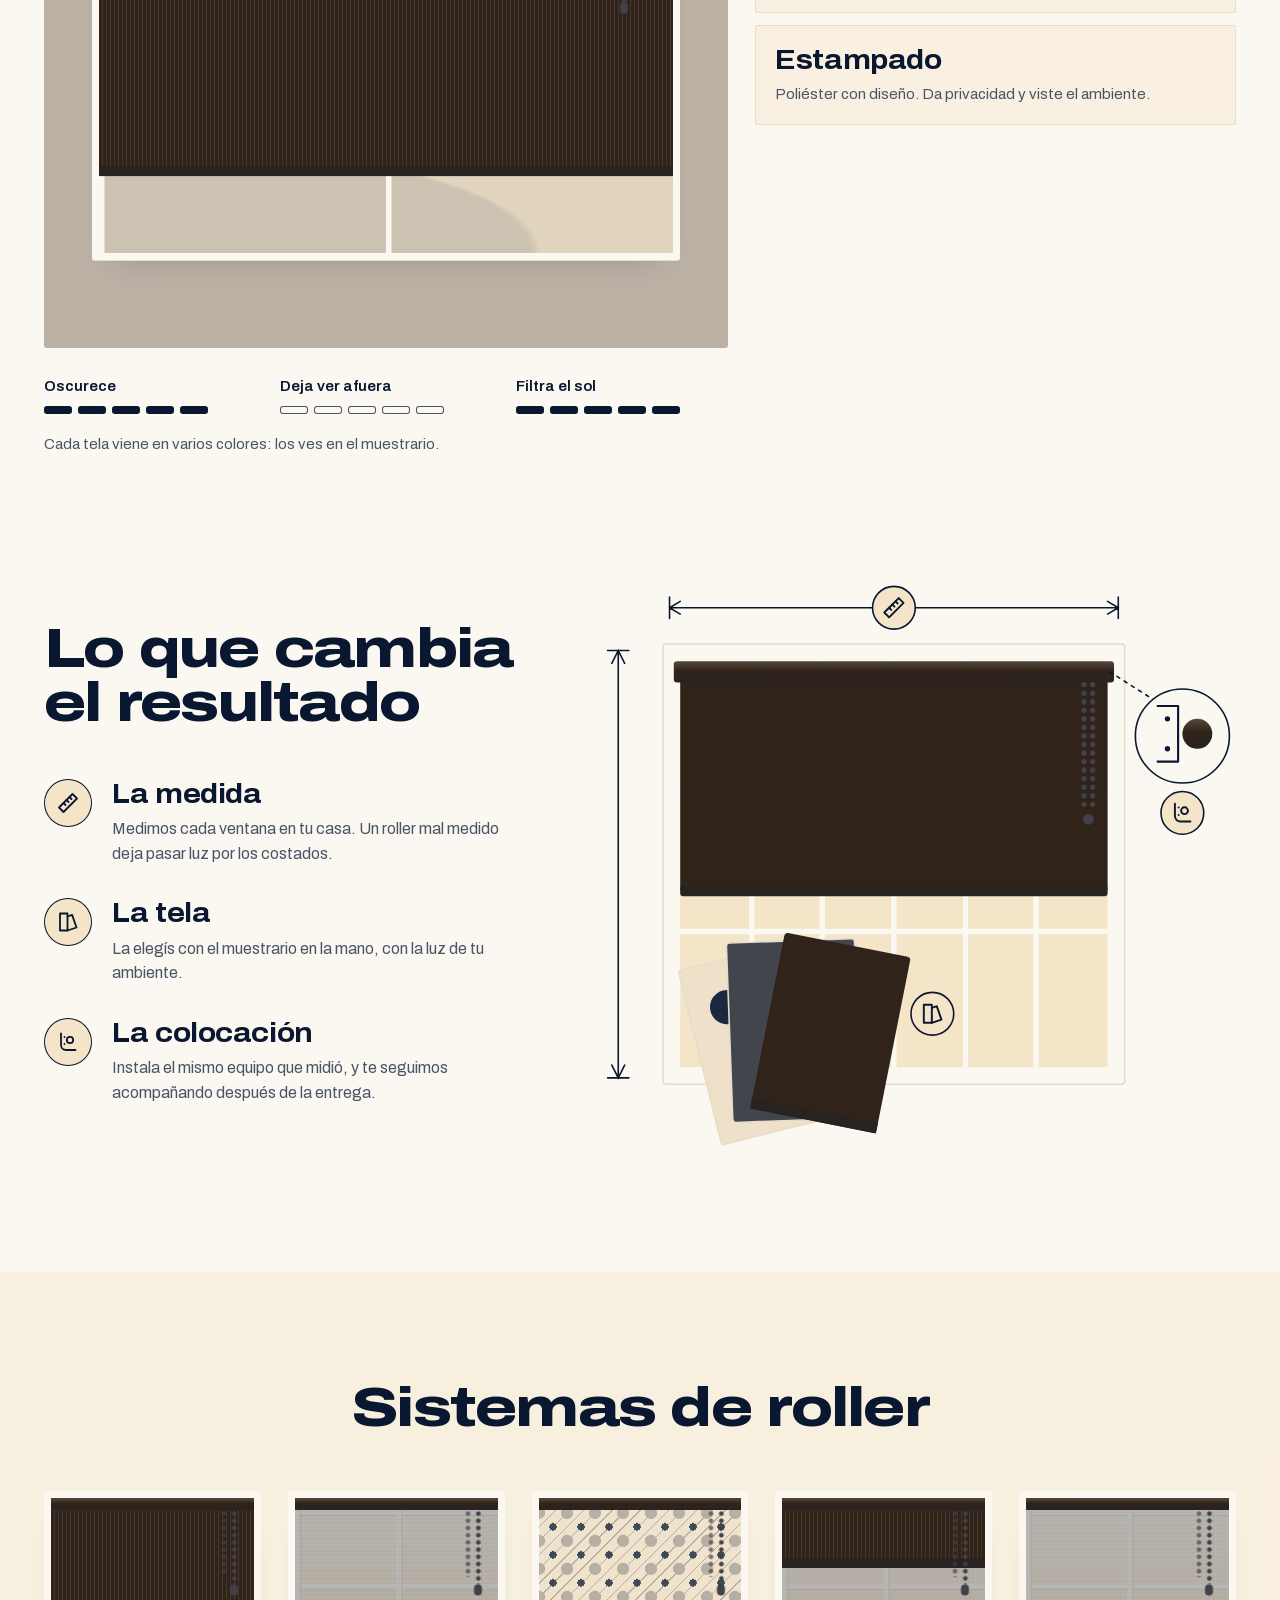
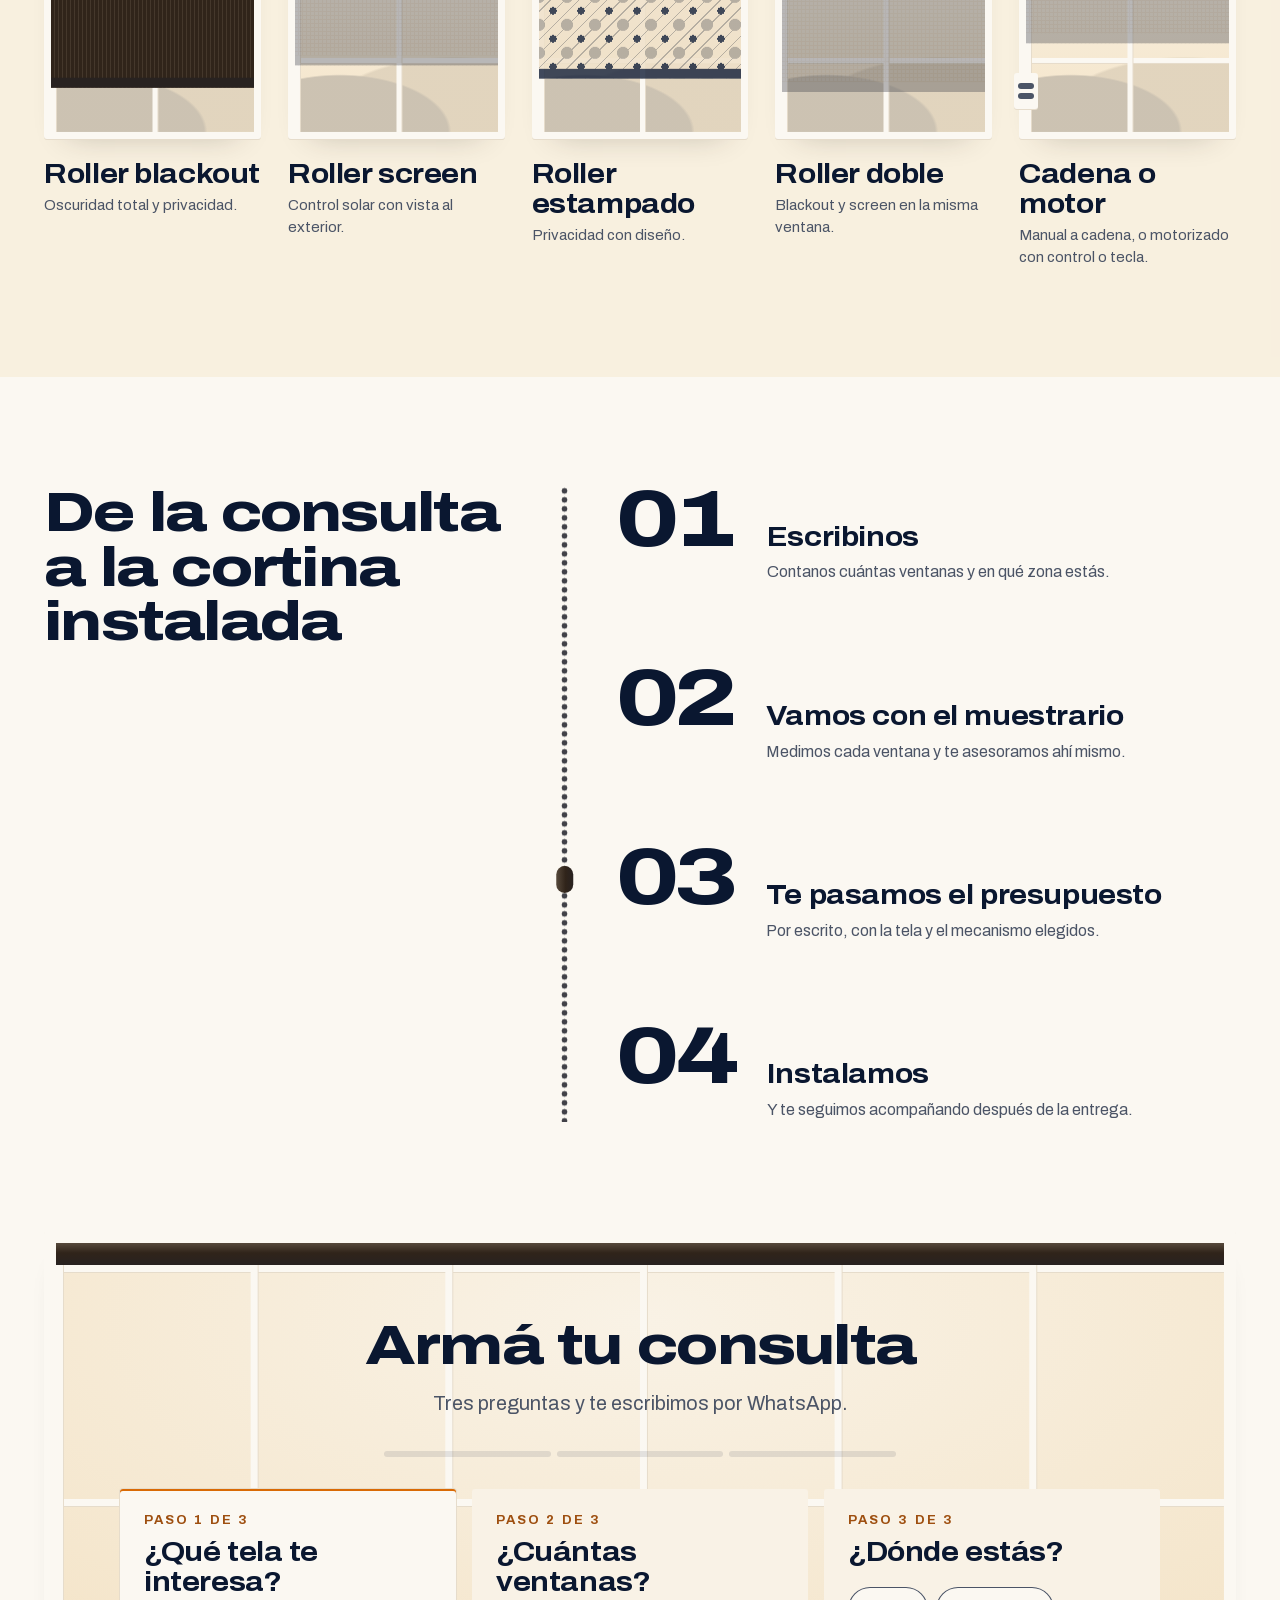
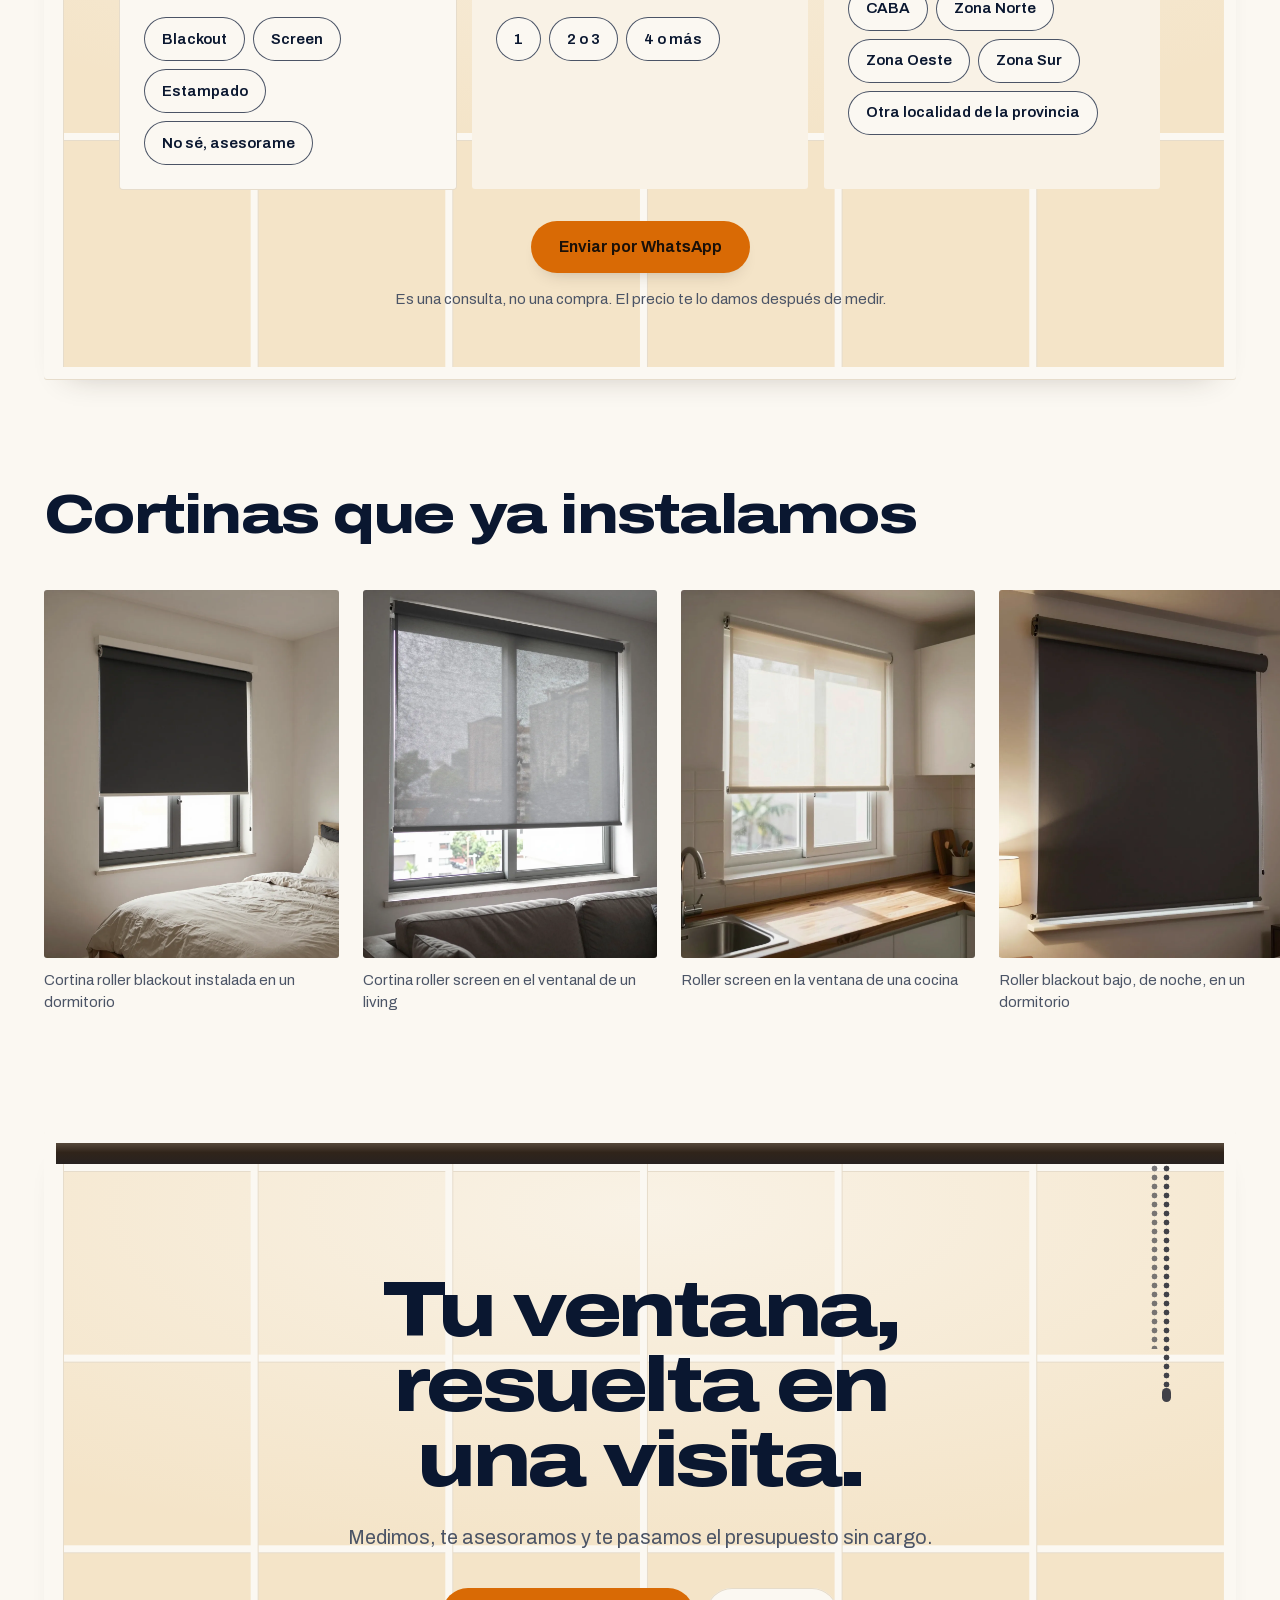
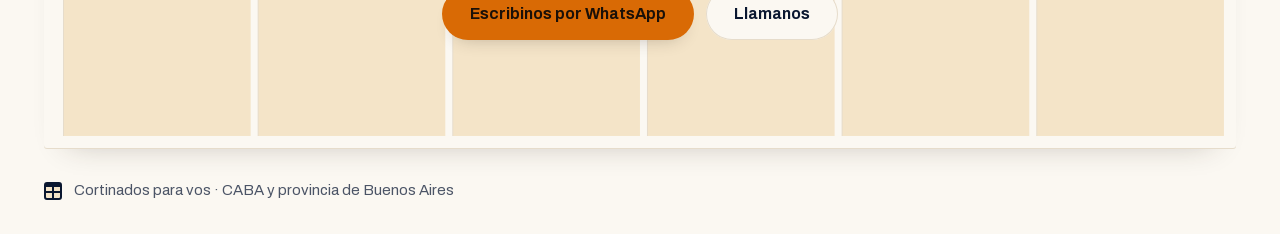
<file: ebaf0c6b00/la-ventana/index.html>
<!doctype html>
<html lang="es-AR">
<head>
<meta charset="utf-8">
<meta name="viewport" content="width=device-width, initial-scale=1">
<title>Cortinas roller a medida en CABA y Provincia — Cortinados para vos</title>
<meta name="description" content="Roller blackout, screen o estampado, medido en tu casa e instalado por el mismo equipo. Visita y presupuesto sin cargo en CABA y provincia de Buenos Aires.">
<meta name="color-scheme" content="light">
<link rel="stylesheet" href="./assets/fonts/fonts.css">
<link rel="stylesheet" href="./build.css">
<meta name="robots" content="noindex">
<script>
/* A route this preview does not have stops here and says so. */
(function () {
  var note = null, timer = 0;
  document.addEventListener('click', function (event) {
    var link = event.target && event.target.closest && event.target.closest('a[href^="/"]');
    if (!link || link.getAttribute('href').indexOf('//') === 0) return;
    event.preventDefault();
    if (!note) {
      note = document.createElement('div');
      note.setAttribute('role', 'status');
      note.setAttribute('data-showcase-note', '');
      note.textContent = "Disponible en el sitio final";
      note.style.cssText = 'position:fixed;left:50%;bottom:24px;z-index:2147483647;transform:translateX(-50%);max-width:calc(100vw - 32px);padding:10px 14px;border-radius:8px;background:#141414;color:#f2f2f2;font:14px/1.3 system-ui,sans-serif;box-shadow:0 4px 16px rgba(0,0,0,.3);pointer-events:none';
      document.body.appendChild(note);
    }
    note.hidden = false;
    clearTimeout(timer);
    timer = setTimeout(function () { note.hidden = true; }, 2400);
  }, true);
})();
</script>
</head>
<body class="bg-bg font-body text-body text-ink antialiased">

<!-- NAV: below 1024px the header WhatsApp button would push the row past
     the viewport, so it waits for lg; the floating button carries it there. -->
<header data-block="nav" class="z-20 border-b border-line bg-bg md:sticky md:top-0">
  <div class="mx-auto flex max-w-page flex-wrap items-center gap-x-8 gap-y-2 px-gutter py-3 md:h-nav md:flex-nowrap md:py-0">
    <a href="/" class="flex items-center gap-2.5 text-ink">
      <span class="brand-mark" aria-hidden="true"></span>
      <span class="title-wide text-body">Cortinados para vos</span>
    </a>
    <nav class="order-3 w-full md:order-none md:w-auto md:flex-1">
      <ul class="flex justify-between gap-5 overflow-x-auto text-small font-medium text-ink-dim [scrollbar-width:none] md:justify-end md:gap-9 lg:justify-center">
        <li><a href="#telas" class="whitespace-nowrap transition-colors hover:text-ink">Telas</a></li>
        <li><a href="#sistemas" class="whitespace-nowrap transition-colors hover:text-ink">Sistemas</a></li>
        <li><a href="#como-trabajamos" class="whitespace-nowrap transition-colors hover:text-ink">Cómo trabajamos</a></li>
        <!-- <li><a href="#preguntas" class="whitespace-nowrap transition-colors hover:text-ink">Preguntas</a></li> -->
      </ul>
    </nav>
    <a href="/consulta/whatsapp" class="btn btn-accent ml-auto hidden md:ml-0 lg:inline-flex">Escribinos por WhatsApp</a>
  </div>
</header>

<main>

<!-- HERO: a drawn window in the normal flow, so the page scrolls from the first
     pixel. The first scroll drops the blind in one run, on its own clock, and
     never holds the page; at rest the window is open and every string is readable. -->
<section data-block="hero" class="relative h-viewport md:h-stage">
  <div class="stage h-full" data-stage data-rest>
    <div class="frame h-full rounded-none border-x-0 border-t-0">
      <div class="tube"></div>
      <div class="glass glass-hero">

        <div class="absolute inset-0 z-1 flex flex-col items-center justify-center px-gutter pb-6 text-center">
          <p class="eyebrow text-accent-ink">Cortinas roller a medida · CABA y Provincia</p>
          <h1 class="display mt-5 max-w-copy text-display text-balance text-ink md:mt-6">Tu roller a medida, medido e instalado por el mismo equipo.</h1>
          <p class="mt-5 max-w-prose text-lead text-pretty text-ink-dim md:mt-7">Blackout, screen o estampado. Vamos a tu casa con el muestrario, medimos cada ventana y la instalamos. Presupuesto sin cargo.</p>
          <div class="mt-7 flex w-full flex-col gap-3 sm:w-auto sm:flex-row sm:justify-center md:mt-9">
            <a href="#consulta" class="btn btn-accent">Armá tu consulta en 3 pasos</a>
            <a href="/consulta/whatsapp" class="btn btn-ghost">Escribinos por WhatsApp</a>
          </div>
        </div>

        <div class="blind-well" aria-hidden="true">
          <div class="blind">
            <div class="blind-copy flex flex-col items-center justify-center px-gutter pb-6 text-center">
              <p class="eyebrow text-accent-lit">Cortinas roller a medida · CABA y Provincia</p>
              <p class="display mt-5 max-w-copy text-display text-balance text-on-blind md:mt-6">Tu roller a medida, medido e instalado por el mismo equipo.</p>
              <p class="mt-5 max-w-prose text-lead text-pretty text-on-blind-dim md:mt-7">Blackout, screen o estampado. Vamos a tu casa con el muestrario, medimos cada ventana y la instalamos. Presupuesto sin cargo.</p>
              <div class="mt-7 flex w-full flex-col gap-3 sm:w-auto sm:flex-row sm:justify-center md:mt-9">
                <span class="btn btn-accent">Armá tu consulta en 3 pasos</span>
                <span class="btn btn-on-blind">Escribinos por WhatsApp</span>
              </div>
            </div>
          </div>
        </div>

      </div>
      <div class="chain" data-chain><span></span></div>
    </div>
  </div>
</section>

<!-- PROOF: four plain claims, no counts beyond the one the set makes. -->
<section data-block="proof" class="border-b border-line bg-bg">
  <ul class="mx-auto grid max-w-page grid-cols-2 px-gutter md:grid-cols-4">
    <li class="title-wide border-line py-6 pr-4 text-body text-ink md:border-r md:py-9 md:pr-8 flex items-center gap-3 md:gap-4"><svg aria-hidden="true" viewBox="0 0 24 24" class="size-proof shrink-0 text-accent" fill="none" stroke="currentColor" stroke-width="1.5" stroke-linecap="round" stroke-linejoin="round"><circle cx="12" cy="9" r="6"/><path d="m8.6 13.9-1.1 7.6 4.5-2.6 4.5 2.6-1.1-7.6"/></svg><span>Más de 40 años en el rubro</span></li>
    <li class="title-wide border-line py-6 pl-4 text-body text-ink max-md:border-l md:border-r md:px-8 md:py-9 flex items-center gap-3 md:gap-4"><svg aria-hidden="true" viewBox="0 0 24 24" class="size-proof shrink-0 text-accent" fill="none" stroke="currentColor" stroke-width="1.5" stroke-linecap="round" stroke-linejoin="round"><path d="M3.5 11 12 4l8.5 7"/><path d="M5.5 9.5V20h13V9.5"/><path d="m9 14.5 2.2 2.2L15.2 12.6"/></svg><span>Visita y presupuesto sin cargo</span></li>
    <li class="title-wide border-t border-line py-6 pr-4 text-body text-ink md:border-t-0 md:border-r md:px-8 md:py-9 flex items-center gap-3 md:gap-4"><svg aria-hidden="true" viewBox="0 0 24 24" class="size-proof shrink-0 text-accent" fill="none" stroke="currentColor" stroke-width="1.5" stroke-linecap="round" stroke-linejoin="round"><path d="M12 21.5s7-6.3 7-11.5a7 7 0 1 0-14 0c0 5.2 7 11.5 7 11.5Z"/><circle cx="12" cy="10" r="2.5"/></svg><span>CABA y provincia de Buenos Aires</span></li>
    <li class="title-wide border-t border-line py-6 pl-4 text-body text-ink max-md:border-l md:border-t-0 md:px-8 md:py-9 flex items-center gap-3 md:gap-4"><svg aria-hidden="true" viewBox="0 0 24 24" class="size-proof shrink-0 text-accent" fill="none" stroke="currentColor" stroke-width="1.5" stroke-linecap="round" stroke-linejoin="round"><path d="M4 13.5V12a8 8 0 0 1 16 0v1.5"/><rect x="2.8" y="13" width="4.4" height="6.5" rx="1.6"/><rect x="16.8" y="13" width="4.4" height="6.5" rx="1.6"/><path d="M19 19.5c0 1.6-2 2.3-4.5 2.3"/></svg><span>Posventa y soporte técnico</span></li>
  </ul>
</section>

<!-- SPEC: one drawn window, repainted per fabric; three level bars. -->
<section id="telas" data-block="spec" class="pt-band">
  <div class="mx-auto max-w-page px-gutter">
    <h2 id="telas-titulo" class="section-title max-w-4xl text-section text-balance text-ink">¿Blackout, screen o estampado? Depende de lo que le pidas a la ventana.</h2>
    <p class="mt-5 max-w-prose text-lead text-ink-dim">Elegí una tela y mirá cómo cambia la misma ventana.</p>

    <div class="mt-10 grid gap-8 md:mt-14 md:grid-cols-12 md:items-start md:gap-gap">
      <!-- Tabs: on desktop each carries its own line, so every fabric reads
           at rest; on a phone the three sit in one row and the selected
           fabric's line is printed beneath them. -->
      <div class="md:order-2 md:col-span-5">
        <div role="tablist" aria-labelledby="telas-titulo" class="grid grid-cols-3 gap-2 md:flex md:flex-col md:gap-3">
          <button type="button" role="tab" id="tab-blackout" aria-selected="true" aria-controls="fabric-panel" data-fabric-tab="blackout" data-levels="5,0,5" class="tab flex flex-col items-center justify-center rounded-frame bg-window/40 px-2 py-2.5 text-center transition-colors md:items-start md:p-5 md:text-left">
            <span class="title-wide block text-small text-ink md:text-title">Blackout</span>
            <span class="mt-2 block text-small text-ink-dim max-md:sr-only" data-fabric-line>Corta la luz por completo. Para dormitorios y para dormir de día.</span>
          </button>
          <button type="button" role="tab" id="tab-screen" aria-selected="false" aria-controls="fabric-panel" tabindex="-1" data-fabric-tab="screen" data-levels="2,4,4" class="tab flex flex-col items-center justify-center rounded-frame bg-window/40 px-2 py-2.5 text-center transition-colors md:items-start md:p-5 md:text-left">
            <span class="title-wide block text-small text-ink md:text-title">Screen</span>
            <span class="mt-2 block text-small text-ink-dim max-md:sr-only" data-fabric-line>Filtra el sol y deja ver afuera. Para livings, estudios y cocinas.</span>
          </button>
          <button type="button" role="tab" id="tab-estampado" aria-selected="false" aria-controls="fabric-panel" tabindex="-1" data-fabric-tab="estampado" data-levels="3,1,3" class="tab flex flex-col items-center justify-center rounded-frame bg-window/40 px-2 py-2.5 text-center transition-colors md:items-start md:p-5 md:text-left">
            <span class="title-wide block text-small text-ink md:text-title">Estampado</span>
            <span class="mt-2 block text-small text-ink-dim max-md:sr-only" data-fabric-line>Poliéster con diseño. Da privacidad y viste el ambiente.</span>
          </button>
        </div>
        <p class="mt-4 min-h-[calc(var(--text-small--line-height)*var(--text-small)*2)] text-small text-ink-dim md:hidden" aria-hidden="true" data-fabric-caption>Corta la luz por completo. Para dormitorios y para dormir de día.</p>
      </div>

      <div id="fabric-panel" role="tabpanel" aria-labelledby="tab-blackout" class="md:order-1 md:col-span-7">
        <div class="room aspect-scene rounded-frame p-room pb-floor" data-room>
          <div class="frame frame-sm h-full" data-fabric-window>
            <div class="tube"></div>
            <div class="glass glass-outside">
              <div class="fabric-well" data-fabric-well>
                <div class="fabric fabric-blackout" data-fabric></div>
              </div>
            </div>
            <div class="chain"><span></span></div>
          </div>
          <div class="sunpatch" aria-hidden="true"></div>
        </div>

        <dl class="mt-7 grid gap-4 sm:grid-cols-3 sm:gap-6">
          <div>
            <dt class="text-small font-semibold text-ink">Oscurece</dt>
            <dd class="mt-2 flex gap-1.5" data-meter="0">
              <span class="pip" style="--i:0" data-on></span><span class="pip" style="--i:1" data-on></span><span class="pip" style="--i:2" data-on></span><span class="pip" style="--i:3" data-on></span><span class="pip" style="--i:4" data-on></span>
            </dd>
          </div>
          <div>
            <dt class="text-small font-semibold text-ink">Deja ver afuera</dt>
            <dd class="mt-2 flex gap-1.5" data-meter="1">
              <span class="pip" style="--i:0"></span><span class="pip" style="--i:1"></span><span class="pip" style="--i:2"></span><span class="pip" style="--i:3"></span><span class="pip" style="--i:4"></span>
            </dd>
          </div>
          <div>
            <dt class="text-small font-semibold text-ink">Filtra el sol</dt>
            <dd class="mt-2 flex gap-1.5" data-meter="2">
              <span class="pip" style="--i:0" data-on></span><span class="pip" style="--i:1" data-on></span><span class="pip" style="--i:2" data-on></span><span class="pip" style="--i:3" data-on></span><span class="pip" style="--i:4" data-on></span>
            </dd>
          </div>
        </dl>
        <p class="mt-5 max-w-prose text-small text-ink-dim">Cada tela viene en varios colores: los ves en el muestrario.</p>
      </div>
    </div>
  </div>
</section>

<!-- FEATURE: what changes the result. One technical drawing of the
     window, its three callouts answering the list beside it. -->
<section data-block="feature" aria-labelledby="resultado-titulo" class="py-band">
  <svg class="hidden" aria-hidden="true">
    <symbol id="i-measure" viewBox="0 0 24 24" fill="none" stroke="currentColor" stroke-width="1.8" stroke-linecap="round" stroke-linejoin="round">
      <path d="M3 16.5 16.5 3 21 7.5 7.5 21Z" />
      <path d="m7.5 12 2 2m1-5 2 2m1-5 2 2" />
    </symbol>
    <symbol id="i-fabric" viewBox="0 0 24 24" fill="none" stroke="currentColor" stroke-width="1.8" stroke-linecap="round" stroke-linejoin="round">
      <path d="M4 3.5h7.5v17H4Z" />
      <path d="m11.5 6.5 4.6-1.6 4.4 12.6-9 3" />
    </symbol>
    <symbol id="i-bracket" viewBox="0 0 24 24" fill="none" stroke="currentColor" stroke-width="1.8" stroke-linecap="round" stroke-linejoin="round">
      <path d="M5 3.5V15a5 5 0 0 0 5 5h9.5" />
      <circle cx="14" cy="10" r="3.2" />
      <path d="M8.5 7h0m0 7h0" />
    </symbol>
  </svg>
  <div class="mx-auto grid max-w-page items-center gap-10 px-gutter lg:grid-cols-12 lg:gap-gap">
    <div class="lg:col-span-5">
      <h2 id="resultado-titulo" class="section-title text-section text-balance text-ink">Lo que cambia el resultado</h2>
      <ol class="mt-10 grid gap-8 md:mt-12">
        <li class="flex gap-5">
          <span class="marker"><svg aria-hidden="true"><use href="#i-measure" /></svg></span>
          <div>
            <h3 class="title-wide text-title text-ink">La medida</h3>
            <p class="mt-2 max-w-narrow text-body text-ink-dim">Medimos cada ventana en tu casa. Un roller mal medido deja pasar luz por los costados.</p>
          </div>
        </li>
        <li class="flex gap-5">
          <span class="marker"><svg aria-hidden="true"><use href="#i-fabric" /></svg></span>
          <div>
            <h3 class="title-wide text-title text-ink">La tela</h3>
            <p class="mt-2 max-w-narrow text-body text-ink-dim">La elegís con el muestrario en la mano, con la luz de tu ambiente.</p>
          </div>
        </li>
        <li class="flex gap-5">
          <span class="marker"><svg aria-hidden="true"><use href="#i-bracket" /></svg></span>
          <div>
            <h3 class="title-wide text-title text-ink">La colocación</h3>
            <p class="mt-2 max-w-narrow text-body text-ink-dim">Instala el mismo equipo que midió, y te seguimos acompañando después de la entrega.</p>
          </div>
        </li>
      </ol>
    </div>

    <figure class="lg:col-span-7" aria-hidden="true">
      <svg viewBox="0 0 640 560" class="h-auto w-full" fill="none">
        <defs>
          <linearGradient id="drawing-tube" x1="0" y1="0" x2="0" y2="1">
            <stop offset="0" class="drawing-tube-lit" />
            <stop offset="0.45" class="drawing-tube-mid" />
            <stop offset="1" class="drawing-tube-deep" />
          </linearGradient>
        </defs>
        <!-- width and height, as measured -->
        <g class="stroke-ink" stroke-width="1.5" stroke-linecap="round">
          <path d="M110 40h420M110 30v20M530 30v20M120 34l-10 6 10 6M520 34l10 6-10 6" />
          <path d="M62 80v400M52 80h20M52 480h20M56 92l6-12 6 12M56 468l6 12 6-12" />
        </g>
        <!-- the window: frame in the mullion colour, cream glass, its grid -->
        <rect x="104" y="74" width="432" height="412" rx="3" class="fill-mullion stroke-mullion-edge" stroke-width="1.5" />
        <rect x="120" y="90" width="400" height="380" class="fill-window" />
        <g class="stroke-mullion" stroke-width="5">
          <path d="M187 90v380M253 90v380M320 90v380M387 90v380M453 90v380M120 217h400M120 343h400" />
        </g>
        <!-- the blind, cut to the window -->
        <rect x="120" y="108" width="400" height="196" class="fill-blind" />
        <rect x="120" y="300" width="400" height="10" rx="3" class="fill-blind-deep" />
        <rect x="114" y="90" width="412" height="20" rx="3" fill="url(#drawing-tube)" />
        <path d="M498 112v118M506 112v118" class="stroke-chain" stroke-width="5" stroke-linecap="round" stroke-dasharray="0 8" />
        <circle cx="502" cy="238" r="5" class="fill-chain" />
        <!-- the bracket, close up -->
        <path d="M522 100 566 128" class="stroke-ink" stroke-width="1.5" stroke-dasharray="3 5" stroke-linecap="round" />
        <circle cx="590" cy="160" r="44" class="fill-bg stroke-ink" stroke-width="1.5" />
        <path d="M566 132h20v52h-20" class="stroke-ink" stroke-width="2" stroke-linejoin="round" />
        <circle cx="604" cy="158" r="14" fill="url(#drawing-tube)" />
        <circle cx="576" cy="144" r="2.5" class="fill-ink" />
        <circle cx="576" cy="172" r="2.5" class="fill-ink" />
        <!-- the swatch fan: estampado, screen, blackout -->
        <g data-fan style="--fan:0.15">
          <g class="drawing-swatch" style="--a:-1"><rect x="160" y="360" width="120" height="168" rx="3" class="fill-print-ground stroke-mullion-edge" stroke-width="1.5" /><circle cx="196" cy="404" r="16" class="fill-print-motif" /><circle cx="244" cy="470" r="11" class="fill-print-motif" /><circle cx="250" cy="396" r="7" class="fill-print" /></g>
          <g class="drawing-swatch" style="--a:-0.15"><rect x="170" y="352" width="120" height="168" rx="3" class="fill-screen stroke-mullion-edge" stroke-width="1.5" /></g>
          <g class="drawing-swatch" style="--a:0.8"><rect x="180" y="348" width="120" height="168" rx="3" class="fill-blind" /><rect x="180" y="506" width="120" height="10" class="fill-blind-deep" /></g>
        </g>
        <!-- callouts that answer the list -->
        <g class="text-ink">
          <circle cx="320" cy="40" r="20" class="fill-window stroke-ink" stroke-width="1.5" />
          <use href="#i-measure" x="308" y="28" width="24" height="24" />
          <circle cx="356" cy="420" r="20" class="fill-window stroke-ink" stroke-width="1.5" />
          <use href="#i-fabric" x="344" y="408" width="24" height="24" />
          <circle cx="590" cy="232" r="20" class="fill-window stroke-ink" stroke-width="1.5" />
          <use href="#i-bracket" x="578" y="220" width="24" height="24" />
        </g>
      </svg>
    </figure>
  </div>
</section>

<!-- PRODUCT: the five systems, drawn in the hero's frame, labelled beneath. -->
<section id="sistemas" data-block="product" class="bg-window/45 py-band">
  <div class="mx-auto max-w-page px-gutter">
    <h2 class="section-title text-center text-section text-ink">Sistemas de roller</h2>
    <ul class="mt-10 grid grid-cols-2 gap-x-4 gap-y-10 md:mt-14 md:grid-cols-5 md:gap-x-gap">
      <li class="sys sys-blackout" tabindex="0">
        <div class="frame frame-sm aspect-frame" aria-hidden="true">
          <div class="tube"></div>
          <div class="glass glass-outside"><div class="fabric-well"><div class="fabric fabric-blackout"></div></div></div>
          <div class="chain"><span></span></div>
        </div>
        <h3 class="title-wide mt-5 text-title text-ink">Roller blackout</h3>
        <p class="mt-1.5 text-small text-ink-dim">Oscuridad total y privacidad.</p>
      </li>
      <li class="sys sys-screen" tabindex="0">
        <div class="frame frame-sm aspect-frame" aria-hidden="true">
          <div class="tube"></div>
          <div class="glass glass-outside"><div class="fabric-well"><div class="fabric fabric-screen"></div></div></div>
          <div class="chain"><span></span></div>
        </div>
        <h3 class="title-wide mt-5 text-title text-ink">Roller screen</h3>
        <p class="mt-1.5 text-small text-ink-dim">Control solar con vista al exterior.</p>
      </li>
      <li class="sys sys-estampado" tabindex="0">
        <div class="frame frame-sm aspect-frame" aria-hidden="true">
          <div class="tube"></div>
          <div class="glass glass-outside"><div class="fabric-well"><div class="fabric fabric-estampado"></div></div></div>
          <div class="chain"><span></span></div>
        </div>
        <h3 class="title-wide mt-5 text-title text-ink">Roller estampado</h3>
        <p class="mt-1.5 text-small text-ink-dim">Privacidad con diseño.</p>
      </li>
      <li class="sys sys-doble" tabindex="0">
        <div class="frame frame-sm aspect-frame" aria-hidden="true">
          <div class="tube"></div>
          <!-- two rollers on one window: the screen hangs, the blackout waits above it -->
          <div class="glass glass-outside">
            <div class="fabric-well"><div class="fabric fabric-screen"></div></div>
            <div class="fabric-well fabric-well-front"><div class="fabric fabric-blackout"></div></div>
          </div>
          <div class="chain"><span></span></div>
        </div>
        <h3 class="title-wide mt-5 text-title text-ink">Roller doble</h3>
        <p class="mt-1.5 text-small text-ink-dim">Blackout y screen en la misma ventana.</p>
      </li>
      <li class="sys sys-motor max-md:col-span-2 max-md:mx-auto max-md:w-1/2" tabindex="0">
        <div class="relative" aria-hidden="true">
          <div class="frame frame-sm aspect-frame">
            <div class="tube"></div>
            <div class="glass glass-outside"><div class="fabric-well"><div class="fabric fabric-screen"></div></div></div>
            <div class="chain"><span></span></div>
          </div>
          <!-- the wall switch of the motorised version -->
          <span class="switch max-md:hidden">
            <span></span><span></span>
          </span>
        </div>
        <h3 class="title-wide mt-5 text-title text-ink">Cadena o motor</h3>
        <p class="mt-1.5 text-small text-ink-dim">Manual a cadena, o motorizado con control o tecla.</p>
      </li>
    </ul>
  </div>
</section>

<!-- PROCESS: a sticky title; a chain rail whose weight runs with the reader. -->
<section id="como-trabajamos" data-block="process" class="py-band">
  <div class="mx-auto grid max-w-page gap-10 px-gutter md:grid-cols-12 md:gap-gap">
    <div class="md:col-span-5">
      <h2 class="section-title text-section text-balance text-ink md:sticky md:top-[calc(var(--spacing-nav)+var(--spacing-gap)*2)]">De la consulta a la cortina instalada</h2>
    </div>
    <div class="relative pl-10 md:col-span-7 md:pl-16" data-process>
      <div class="rail left-0 md:left-2" data-rail aria-hidden="true"><span class="rail-weight"></span></div>
      <ol class="grid gap-12 md:gap-20">
        <li class="grid grid-cols-[auto_1fr] items-baseline gap-x-5 md:gap-x-8">
          <span class="display text-step text-ink" data-tabular>01</span>
          <div>
            <h3 class="title-wide text-title text-ink">Escribinos</h3>
            <p class="mt-2 text-body text-ink-dim">Contanos cuántas ventanas y en qué zona estás.</p>
          </div>
        </li>
        <li class="grid grid-cols-[auto_1fr] items-baseline gap-x-5 md:gap-x-8">
          <span class="display text-step text-ink" data-tabular>02</span>
          <div>
            <h3 class="title-wide text-title text-ink">Vamos con el muestrario</h3>
            <p class="mt-2 text-body text-ink-dim">Medimos cada ventana y te asesoramos ahí mismo.</p>
          </div>
        </li>
        <li class="grid grid-cols-[auto_1fr] items-baseline gap-x-5 md:gap-x-8">
          <span class="display text-step text-ink" data-tabular>03</span>
          <div>
            <h3 class="title-wide text-title text-ink">Te pasamos el presupuesto</h3>
            <p class="mt-2 text-body text-ink-dim">Por escrito, con la tela y el mecanismo elegidos.</p>
          </div>
        </li>
        <li class="grid grid-cols-[auto_1fr] items-baseline gap-x-5 md:gap-x-8">
          <span class="display text-step text-ink" data-tabular>04</span>
          <div>
            <h3 class="title-wide text-title text-ink">Instalamos</h3>
            <p class="mt-2 text-body text-ink-dim">Y te seguimos acompañando después de la entrega.</p>
          </div>
        </li>
      </ol>
    </div>
  </div>
</section>

<!-- CTA: the three-step consulta, in the page, ending in WhatsApp. -->
<section id="consulta" data-block="cta" class="px-gutter">
  <div class="frame mx-auto max-w-page">
    <div class="tube"></div>
    <div class="glass glass-hero"></div>
    <form class="relative z-1 mx-auto max-w-copy px-5 pb-10 pt-[calc(var(--spacing-tube)+var(--spacing-gap)*2)] md:px-10 md:pb-14" data-quote>
      <div class="text-center">
        <h2 class="section-title text-section text-ink">Armá tu consulta</h2>
        <p class="mt-4 text-lead text-ink-dim">Tres preguntas y te escribimos por WhatsApp.</p>
      </div>

      <div class="mx-auto mt-8 grid max-w-narrow grid-cols-3 gap-1.5" aria-hidden="true">
        <span class="h-1.5 overflow-hidden rounded-frame bg-ink/10"><span class="progress-fill block h-full bg-ink" data-progress="0"></span></span>
        <span class="h-1.5 overflow-hidden rounded-frame bg-ink/10"><span class="progress-fill block h-full bg-ink" data-progress="1"></span></span>
        <span class="h-1.5 overflow-hidden rounded-frame bg-ink/10"><span class="progress-fill block h-full bg-ink" data-progress="2"></span></span>
      </div>

      <div class="mt-8 grid gap-4 md:grid-cols-3">
        <fieldset class="step rounded-frame p-5 transition-colors md:p-6" data-step="0" data-state="active">
          <legend class="float-left w-full"><span class="eyebrow block text-accent-ink">Paso 1 de 3</span><span class="title-wide mt-2 block text-title text-ink">¿Qué tela te interesa?</span></legend>
          <div class="clear-both flex flex-wrap gap-2 pt-5">
            <label><input type="radio" name="tela" value="Blackout" class="sr-only"><span class="option">Blackout</span></label>
            <label><input type="radio" name="tela" value="Screen" class="sr-only"><span class="option">Screen</span></label>
            <label><input type="radio" name="tela" value="Estampado" class="sr-only"><span class="option">Estampado</span></label>
            <label><input type="radio" name="tela" value="No sé, asesorame" class="sr-only"><span class="option">No sé, asesorame</span></label>
          </div>
        </fieldset>
        <fieldset class="step rounded-frame p-5 transition-colors md:p-6" data-step="1">
          <legend class="float-left w-full"><span class="eyebrow block text-accent-ink">Paso 2 de 3</span><span class="title-wide mt-2 block text-title text-ink">¿Cuántas ventanas?</span></legend>
          <div class="clear-both flex flex-wrap gap-2 pt-5">
            <label><input type="radio" name="ventanas" value="1" class="sr-only"><span class="option" data-tabular>1</span></label>
            <label><input type="radio" name="ventanas" value="2 o 3" class="sr-only"><span class="option">2 o 3</span></label>
            <label><input type="radio" name="ventanas" value="4 o más" class="sr-only"><span class="option">4 o más</span></label>
          </div>
        </fieldset>
        <fieldset class="step rounded-frame p-5 transition-colors md:p-6" data-step="2">
          <legend class="float-left w-full"><span class="eyebrow block text-accent-ink">Paso 3 de 3</span><span class="title-wide mt-2 block text-title text-ink">¿Dónde estás?</span></legend>
          <div class="clear-both flex flex-wrap gap-2 pt-5">
            <label><input type="radio" name="zona" value="CABA" class="sr-only"><span class="option">CABA</span></label>
            <label><input type="radio" name="zona" value="Zona Norte" class="sr-only"><span class="option">Zona Norte</span></label>
            <label><input type="radio" name="zona" value="Zona Oeste" class="sr-only"><span class="option">Zona Oeste</span></label>
            <label><input type="radio" name="zona" value="Zona Sur" class="sr-only"><span class="option">Zona Sur</span></label>
            <label><input type="radio" name="zona" value="Otra localidad de la provincia" class="sr-only"><span class="option">Otra localidad de la provincia</span></label>
          </div>
        </fieldset>
      </div>

      <div class="mt-8 flex flex-col items-center gap-4 text-center">
        <a href="/consulta/whatsapp" class="btn btn-accent w-full sm:w-auto" data-send>Enviar por WhatsApp</a>
        <p class="max-w-prose text-small text-ink-dim">Es una consulta, no una compra. El precio te lo damos después de medir.</p>
      </div>
    </form>
  </div>
</section>

<!-- PROOF: installs carousel. The client has no roller photographs yet,
     so each position of the `instalaciones` slot (4:5, 800 x 1000, from
     ./assets/photo-instalaciones-<n>.webp when it arrives) is a graded
     placeholder carrying the set's alt. -->
<section data-block="proof" class="overflow-hidden py-band">
  <div class="mx-auto max-w-page px-gutter">
    <h2 class="section-title text-section text-ink">Cortinas que ya instalamos</h2>
  </div>
  <div class="mx-auto mt-10 max-w-page md:mt-12">
    <ul class="track flex gap-4 overflow-x-auto px-gutter pb-2 md:gap-6" data-track>
      <li class="w-slide shrink-0">
        <figure>
          <img data-photo="instalaciones" src="./assets/photo-instalaciones-1.webp" width="1152" height="1440" alt="Cortina roller blackout instalada en un dormitorio" loading="lazy" decoding="async" class="aspect-photo w-full rounded-frame object-cover">
          <figcaption class="mt-3 text-small text-ink-dim" aria-hidden="true">Cortina roller blackout instalada en un dormitorio</figcaption>
        </figure>
      </li>
      <li class="w-slide shrink-0">
        <figure>
          <img data-photo="instalaciones" src="./assets/photo-instalaciones-2.webp" width="1152" height="1440" alt="Cortina roller screen en el ventanal de un living" loading="lazy" decoding="async" class="aspect-photo w-full rounded-frame object-cover">
          <figcaption class="mt-3 text-small text-ink-dim" aria-hidden="true">Cortina roller screen en el ventanal de un living</figcaption>
        </figure>
      </li>
      <li class="w-slide shrink-0">
        <figure>
          <img data-photo="instalaciones" src="./assets/photo-instalaciones-3.webp" width="1152" height="1440" alt="Roller screen en la ventana de una cocina" loading="lazy" decoding="async" class="aspect-photo w-full rounded-frame object-cover">
          <figcaption class="mt-3 text-small text-ink-dim" aria-hidden="true">Roller screen en la ventana de una cocina</figcaption>
        </figure>
      </li>
      <li class="w-slide shrink-0">
        <figure>
          <img data-photo="instalaciones" src="./assets/photo-instalaciones-4.webp" width="1152" height="1440" alt="Roller blackout bajo, de noche, en un dormitorio" loading="lazy" decoding="async" class="aspect-photo w-full rounded-frame object-cover">
          <figcaption class="mt-3 text-small text-ink-dim" aria-hidden="true">Roller blackout bajo, de noche, en un dormitorio</figcaption>
        </figure>
      </li>
      <li class="w-slide shrink-0">
        <figure>
          <img data-photo="instalaciones" src="./assets/photo-instalaciones-5.webp" width="1152" height="1440" alt="Cortina roller estampada en un cuarto" loading="lazy" decoding="async" class="aspect-photo w-full rounded-frame object-cover">
          <figcaption class="mt-3 text-small text-ink-dim" aria-hidden="true">Cortina roller estampada en un cuarto</figcaption>
        </figure>
      </li>
      <li class="w-slide shrink-0">
        <figure>
          <img data-photo="instalaciones" src="./assets/photo-instalaciones-6.webp" width="1152" height="1440" alt="Dos rollers screen en un estudio" loading="lazy" decoding="async" class="aspect-photo w-full rounded-frame object-cover">
          <figcaption class="mt-3 text-small text-ink-dim" aria-hidden="true">Dos rollers screen en un estudio</figcaption>
        </figure>
      </li>
    </ul>
  </div>
</section>

<!-- FAQ: every answer is short enough to stand open. -->
<!-- Off the page, kept to bring back.
<section id="preguntas" data-block="faq" class="border-t border-line py-band">
  <div class="mx-auto max-w-page px-gutter">
    <h2 class="section-title text-center text-section text-ink">Preguntas frecuentes</h2>
    <dl class="mx-auto mt-10 grid max-w-5xl gap-x-gap gap-y-9 md:mt-14 md:grid-cols-2">
      <div class="border-t border-line pt-5">
        <dt class="title-wide text-title text-ink">¿Cuánto cuesta la visita?</dt>
        <dd class="mt-2 text-body text-ink-dim">Nada. La visita y el presupuesto son sin cargo.</dd>
      </div>
      <div class="border-t border-line pt-5">
        <dt class="title-wide text-title text-ink">¿Se puede motorizar?</dt>
        <dd class="mt-2 text-body text-ink-dim">Sí, con control remoto o con tecla de pared.</dd>
      </div>
      <div class="border-t border-line pt-5">
        <dt class="title-wide text-title text-ink">¿Llegan a mi zona?</dt>
        <dd class="mt-2 text-body text-ink-dim">Sí. Trabajamos en CABA y en toda la provincia de Buenos Aires. Escribinos con tu barrio o localidad.</dd>
      </div>
      <div class="border-t border-line pt-5">
        <dt class="title-wide text-title text-ink">¿Y después de instalar?</dt>
        <dd class="mt-2 text-body text-ink-dim">Seguimos acompañándote después de la entrega, para asegurarnos de que todo funcione y se vea como esperabas.</dd>
      </div>
    </dl>
  </div>
</section>
-->

</main>

<!-- FOOTER: the window again, blind rolled up, then the line. On a phone
     the bottom pad clears the floating WhatsApp button. -->
<footer data-block="footer" class="px-gutter pb-[calc(var(--spacing-fab)+var(--spacing-fab-offset)*2)] md:pb-8">
  <div class="frame mx-auto max-w-page">
    <div class="tube"></div>
    <div class="glass glass-hero"></div>
    <div class="relative z-1 flex flex-col items-center px-5 pb-16 pt-[calc(var(--spacing-tube)+var(--spacing-band))] text-center md:pb-24">
      <h2 class="display max-w-4xl text-close text-balance text-ink">Tu ventana, resuelta en una visita.</h2>
      <p class="mt-6 max-w-prose text-lead text-ink-dim">Medimos, te asesoramos y te pasamos el presupuesto sin cargo.</p>
      <div class="mt-9 flex w-full flex-col gap-3 sm:w-auto sm:flex-row">
        <a href="/consulta/whatsapp" class="btn btn-accent">Escribinos por WhatsApp</a>
        <a href="/consulta/llamar" class="btn btn-ghost">Llamanos</a>
      </div>
    </div>
    <div class="chain"><span></span></div>
  </div>
  <div class="mx-auto mt-8 flex max-w-page items-center gap-3 text-small text-ink-dim">
    <span class="brand-mark shrink-0" aria-hidden="true"></span>
    <p>Cortinados para vos · CABA y provincia de Buenos Aires</p>
  </div>
</footer>

<!-- The floating WhatsApp button, bottom right, above the safe area. -->
<a href="/consulta/whatsapp" class="wa-pulse fab print:hidden" aria-label="Escribinos por WhatsApp">
  <svg viewBox="0 0 24 24" aria-hidden="true">
    <path d="M12 3.2a8.8 8.8 0 0 0-7.6 13.2L3.2 20.8l4.5-1.2A8.8 8.8 0 1 0 12 3.2Z" fill="none" stroke="currentColor" stroke-width="1.7" stroke-linejoin="round" />
    <path fill="currentColor" d="M9.2 7.7c-.2-.4-.4-.5-.6-.5h-.6c-.2 0-.5.1-.8.4-.3.3-1 1-1 2.3s1 2.7 1.1 2.9c.1.2 2 3.1 4.9 4.3 2.4 1 2.9.8 3.4.7.5 0 1.7-.7 1.9-1.4.2-.7.2-1.2.2-1.4-.1-.1-.3-.2-.6-.3l-1.8-.9c-.3-.1-.5-.1-.7.1l-.8 1c-.2.2-.3.2-.6.1-.3-.1-1.1-.4-2.2-1.4-.8-.7-1.4-1.6-1.5-1.9-.2-.3 0-.4.1-.6l.4-.5.3-.5c.1-.2 0-.4 0-.5l-.8-2Z" />
  </svg>
</a>

<script type="module">
  import { animate, onScroll, createTimeline } from './assets/anime.esm.min.js'

  // prefers-reduced-motion: every scrub, swap and advance below collapses
  // to its end state; the window stays open and nothing auto-plays.
  const reduce = matchMedia('(prefers-reduced-motion: reduce)').matches
  const root = getComputedStyle(document.documentElement)
  const ms = (name) => parseFloat(root.getPropertyValue(name)) || 0

  /* ---- Hero: past a small scroll the blind drops in one run, whatever
     the reader's speed; back at the top it lifts. One tug on load. ---- */
  const hero = document.querySelector('[data-block="hero"]')
  const stage = document.querySelector('[data-stage]')
  if (!reduce && hero && stage) {
    const blind = { p: 0 }
    const tug = { v: 0 }
    // The blind well is hidden only while the blind is fully rolled up.
    const lowered = () => stage.toggleAttribute('data-rest', blind.p + tug.v < 0.001)
    const trip = 24
    let down = false
    let run = null
    const drop = () => {
      const past = window.scrollY > trip
      if (past === down) return
      down = past
      run?.pause()
      run = animate(blind, {
        p: past ? 1 : 0,
        ease: 'inOutCubic',
        duration: ms('--motion-blind'),
        onUpdate: () => { stage.style.setProperty('--blind', blind.p.toFixed(4)); lowered() },
      })
    }
    window.addEventListener('scroll', drop, { passive: true })
    drop()
    animate(tug, {
      v: 0.06,
      delay: 450,
      duration: ms('--motion-tug'),
      ease: 'inOutSine',
      alternate: true,
      loop: 1,
      onUpdate: () => { stage.style.setProperty('--tug', tug.v.toFixed(4)); lowered() },
    })
  }

  /* ---- Fabric switcher: the blind rolls up, the fabric changes, it
     drops again; the room darkens, the sun patch and bars follow. ---- */
  const tabs = [...document.querySelectorAll('[data-fabric-tab]')]
  const room = document.querySelector('[data-room]')
  const fabric = document.querySelector('[data-fabric]')
  const panel = document.getElementById('fabric-panel')
  const meters = [...document.querySelectorAll('[data-meter]')]
  const caption = document.querySelector('[data-fabric-caption]')
  const paint = (tab) => {
    const [dark, view, sun] = tab.dataset.levels.split(',').map(Number)
    fabric.className = `fabric fabric-${tab.dataset.fabricTab}`
    room.style.setProperty('--dark', dark)
    room.style.setProperty('--view', view)
    room.style.setProperty('--sun', sun)
    ;[dark, view, sun].forEach((level, m) => {
      meters[m].querySelectorAll('.pip').forEach((pip, i) => pip.toggleAttribute('data-on', i < level))
    })
  }
  const select = (tab) => {
    if (tab.getAttribute('aria-selected') === 'true') return
    tabs.forEach((t) => {
      const on = t === tab
      t.setAttribute('aria-selected', String(on))
      t.tabIndex = on ? 0 : -1
    })
    panel.setAttribute('aria-labelledby', tab.id)
    if (caption) caption.textContent = tab.querySelector('[data-fabric-line]').textContent
    if (reduce) return paint(tab)
    createTimeline()
      .add(fabric, { translateY: '-100%', duration: ms('--motion-swap'), ease: 'in(2)', onComplete: () => paint(tab) })
      .add(fabric, { translateY: ['-100%', '0%'], duration: ms('--motion-drop'), ease: 'outExpo' })
  }
  tabs.forEach((tab, i) => {
    tab.addEventListener('click', () => select(tab))
    tab.addEventListener('keydown', (e) => {
      const d = e.key === 'ArrowRight' || e.key === 'ArrowDown' ? 1 : e.key === 'ArrowLeft' || e.key === 'ArrowUp' ? -1 : 0
      if (!d) return
      e.preventDefault()
      const next = tabs[(i + d + tabs.length) % tabs.length]
      next.focus()
      select(next)
    })
  })
  if (room && tabs[0]) {
    const [dark, view, sun] = tabs[0].dataset.levels.split(',').map(Number)
    room.style.setProperty('--dark', dark)
    room.style.setProperty('--view', view)
    room.style.setProperty('--sun', sun)
  }

  /* ---- Why: the drawing's sample book fans open when in view. ------- */
  const fan = document.querySelector('[data-fan]')
  if (fan && !reduce) {
    const io = new IntersectionObserver((entries) => {
      entries.forEach((entry) => {
        if (!entry.isIntersecting) return
        fan.style.setProperty('--fan', 1)
        io.unobserve(entry.target)
      })
    }, { threshold: 0.4 })
    io.observe(fan)
  } else if (fan) {
    fan.style.setProperty('--fan', 1)
  }

  /* ---- Process: the chain's weight runs down with the reader. ------- */
  const process = document.querySelector('[data-process]')
  const rail = document.querySelector('[data-rail]')
  if (!reduce && process && rail) {
    const run = { p: 0 }
    animate(run, {
      p: [0, 1],
      ease: 'linear',
      duration: 1000,
      onUpdate: () => rail.style.setProperty('--run', run.p.toFixed(4)),
      autoplay: onScroll({ target: process, enter: 'center top', leave: 'center bottom', sync: 0.4 }),
    })
  }

  /* ---- Consulta: progress fills per answer; the next step lights. --- */
  const form = document.querySelector('[data-quote]')
  if (form) {
    const steps = [...form.querySelectorAll('[data-step]')]
    const fills = [...form.querySelectorAll('[data-progress]')]
    form.addEventListener('submit', (e) => e.preventDefault())
    form.addEventListener('change', () => {
      const answered = steps.map((s) => !!s.querySelector('input:checked'))
      const firstOpen = answered.indexOf(false)
      steps.forEach((s, i) => {
        s.dataset.state = answered[i] ? 'done' : i === firstOpen ? 'active' : ''
      })
      fills.forEach((fill, i) => {
        const to = answered[i] ? 1 : 0
        if (reduce) fill.style.setProperty('--progress', to)
        else animate(fill, { scaleX: to, duration: ms('--motion-base'), ease: 'out(3)' })
      })
    })
  }

  /* ---- Installs carousel: drag or swipe; advances on its own while in
     view and untouched. --------------------------------------------- */
  const track = document.querySelector('[data-track]')
  if (track) {
    let held = false
    let visible = false
    let startX = 0
    let startLeft = 0
    track.addEventListener('pointerdown', (e) => {
      if (e.pointerType !== 'mouse') return
      held = true
      startX = e.clientX
      startLeft = track.scrollLeft
      track.dataset.drag = ''
      track.dataset.free = ''
      track.setPointerCapture(e.pointerId)
    })
    track.addEventListener('pointermove', (e) => {
      if (track.dataset.drag === undefined) return
      track.scrollLeft = startLeft - (e.clientX - startX)
    })
    const release = () => {
      delete track.dataset.drag
      delete track.dataset.free
      held = false
    }
    track.addEventListener('pointerup', release)
    track.addEventListener('pointercancel', release)
    track.addEventListener('mouseenter', () => (held = true))
    track.addEventListener('mouseleave', () => (held = false))
    track.addEventListener('focusin', () => (held = true))
    track.addEventListener('focusout', () => (held = false))
    new IntersectionObserver(([entry]) => (visible = entry.isIntersecting), { threshold: 0.4 }).observe(track)

    if (!reduce) {
      setInterval(() => {
        if (held || !visible || document.hidden) return
        const slides = [...track.children]
        const step = slides[1].offsetLeft - slides[0].offsetLeft
        const max = track.scrollWidth - track.clientWidth
        const to = track.scrollLeft + step > max + 2 ? 0 : Math.min(track.scrollLeft + step, max)
        const pos = { x: track.scrollLeft }
        track.dataset.free = ''
        animate(pos, {
          x: to,
          duration: ms('--motion-slide'),
          ease: 'inOutQuart',
          onUpdate: () => (track.scrollLeft = pos.x),
          onComplete: () => delete track.dataset.free,
        })
      }, ms('--motion-dwell'))
    }
  }
</script>
</body>
</html>
</file>
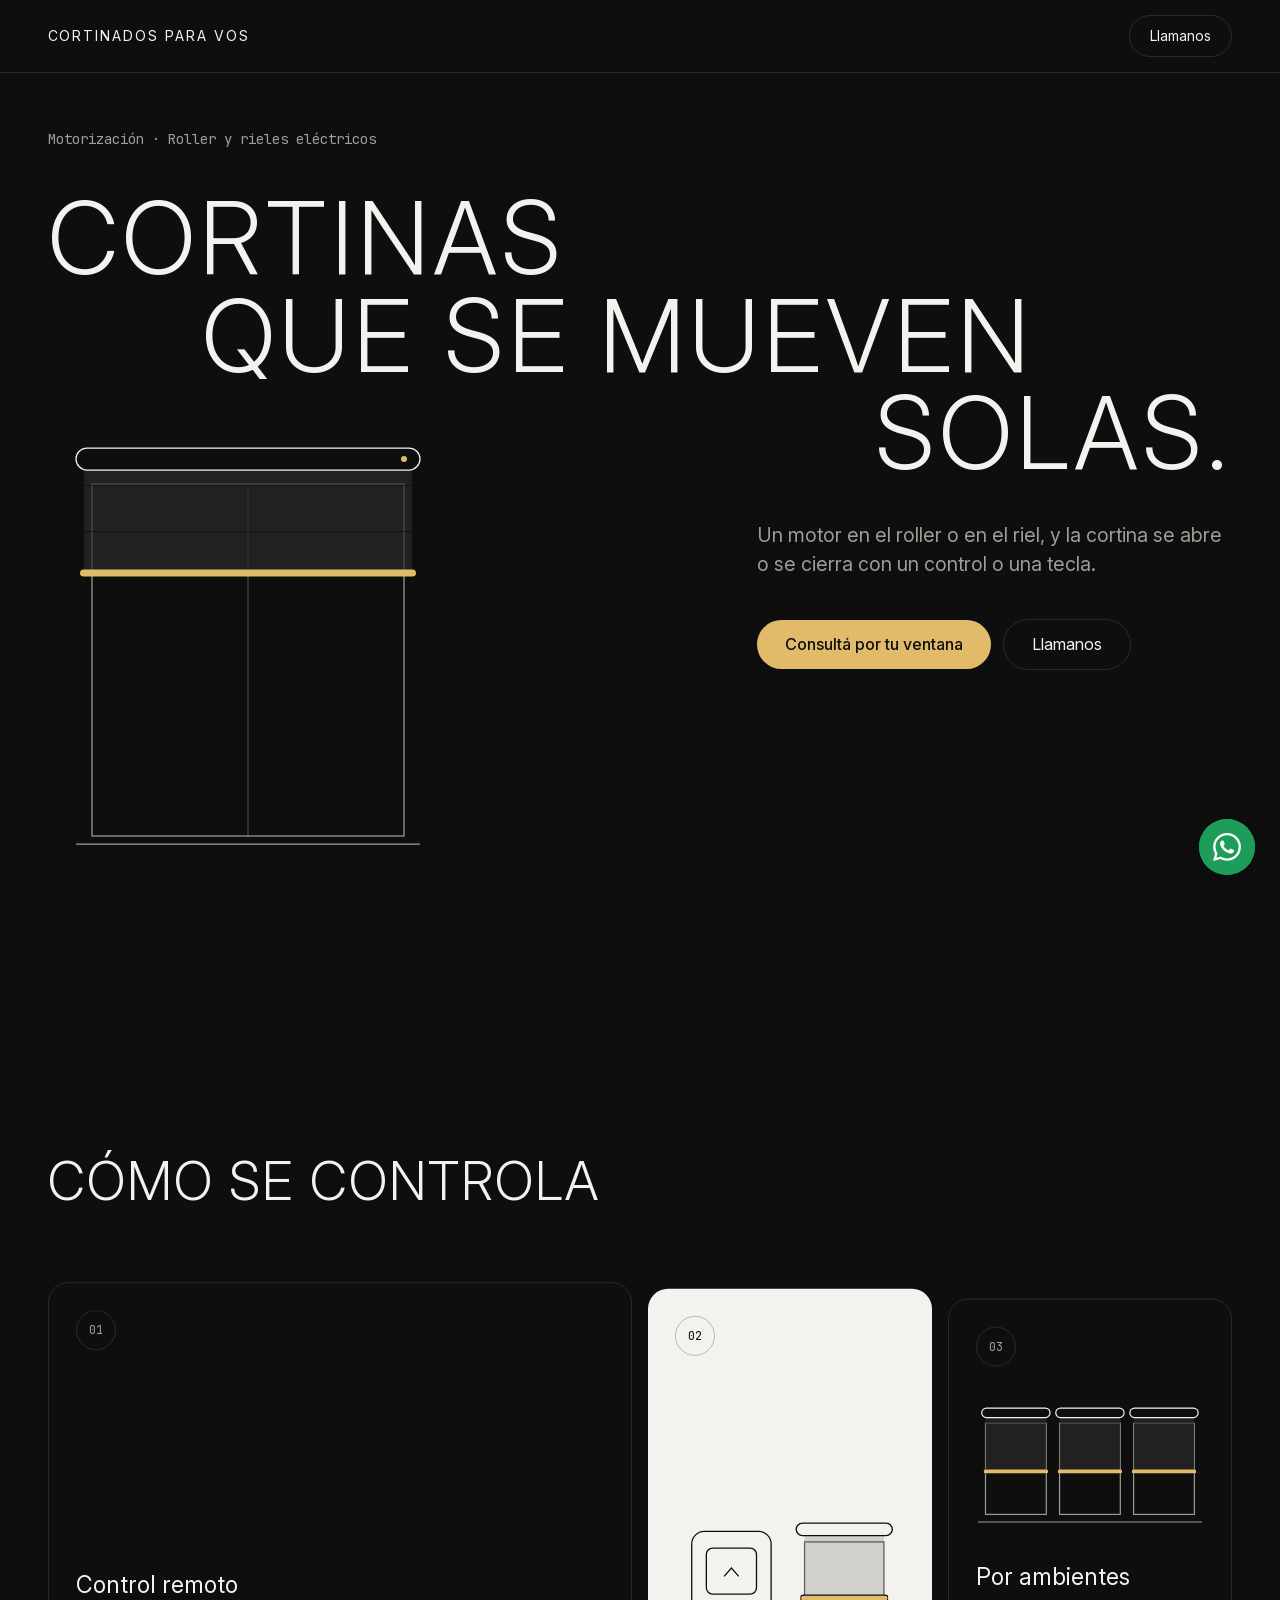
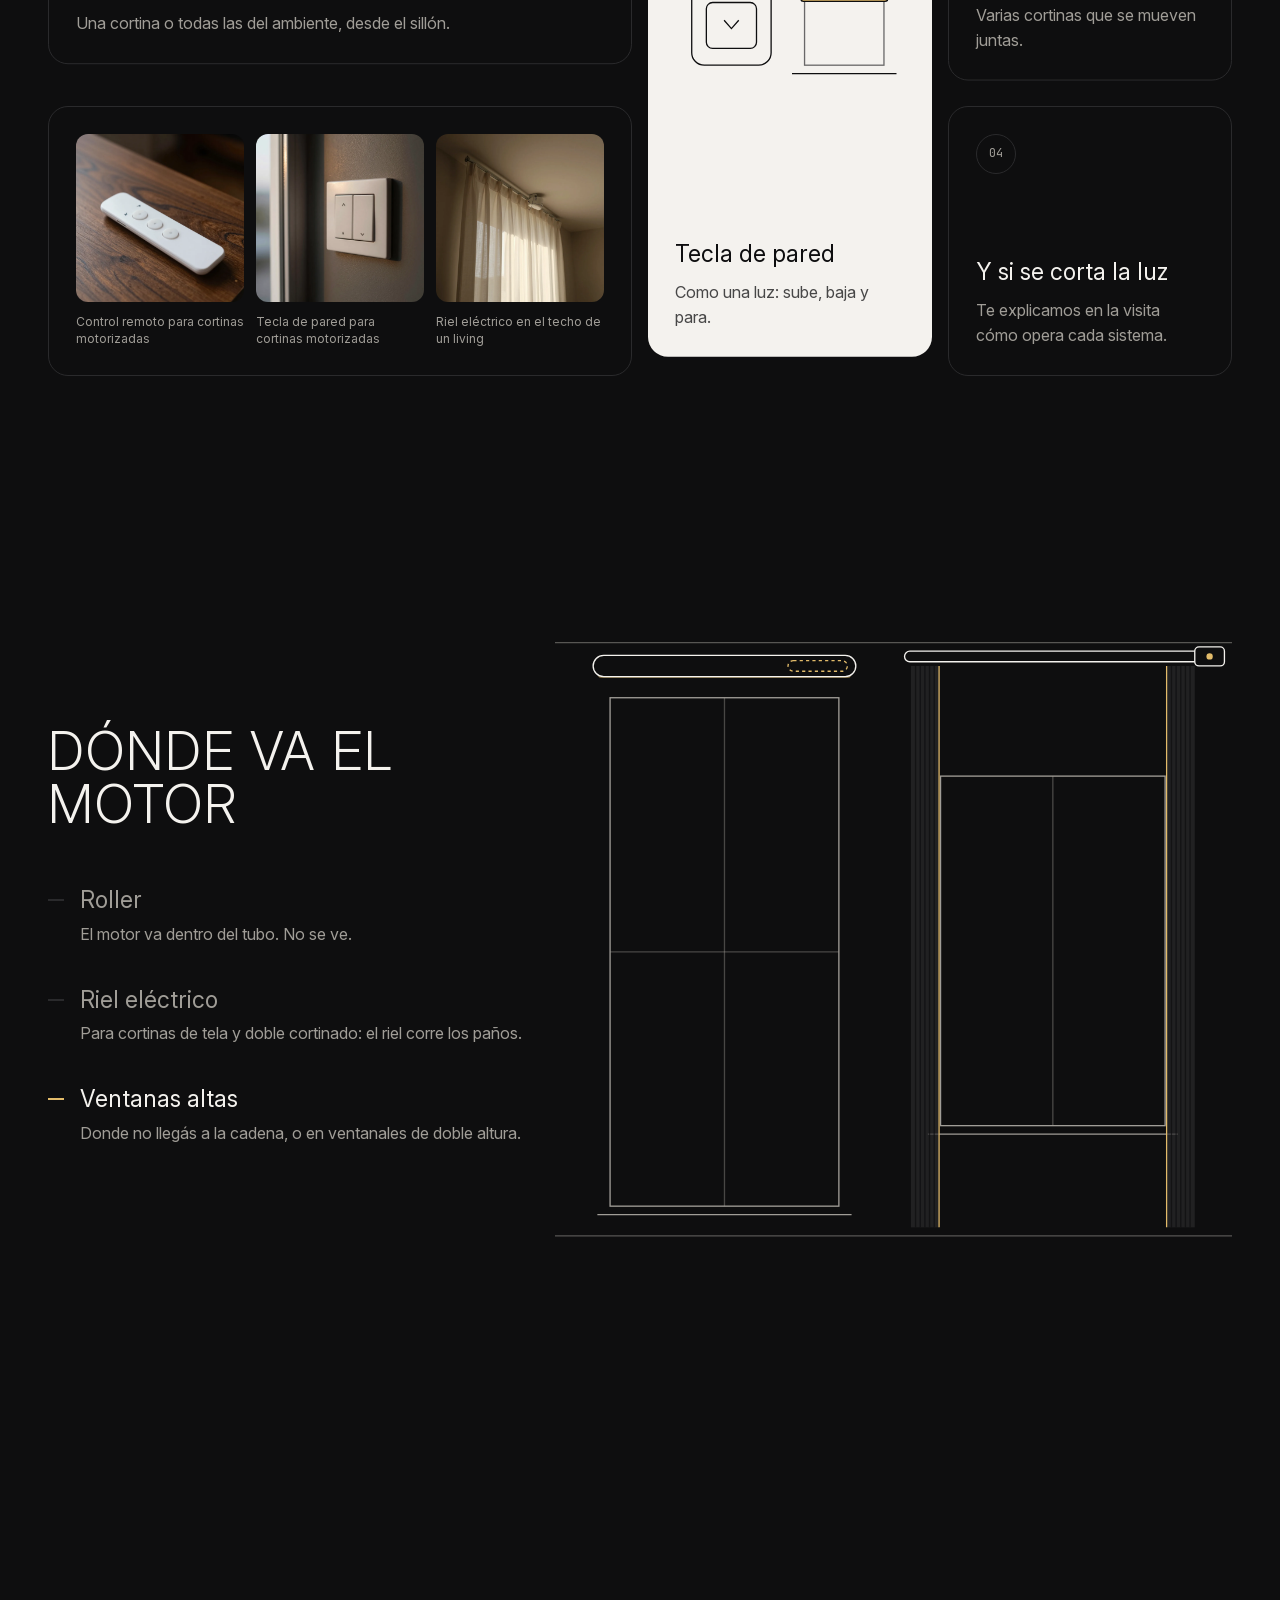
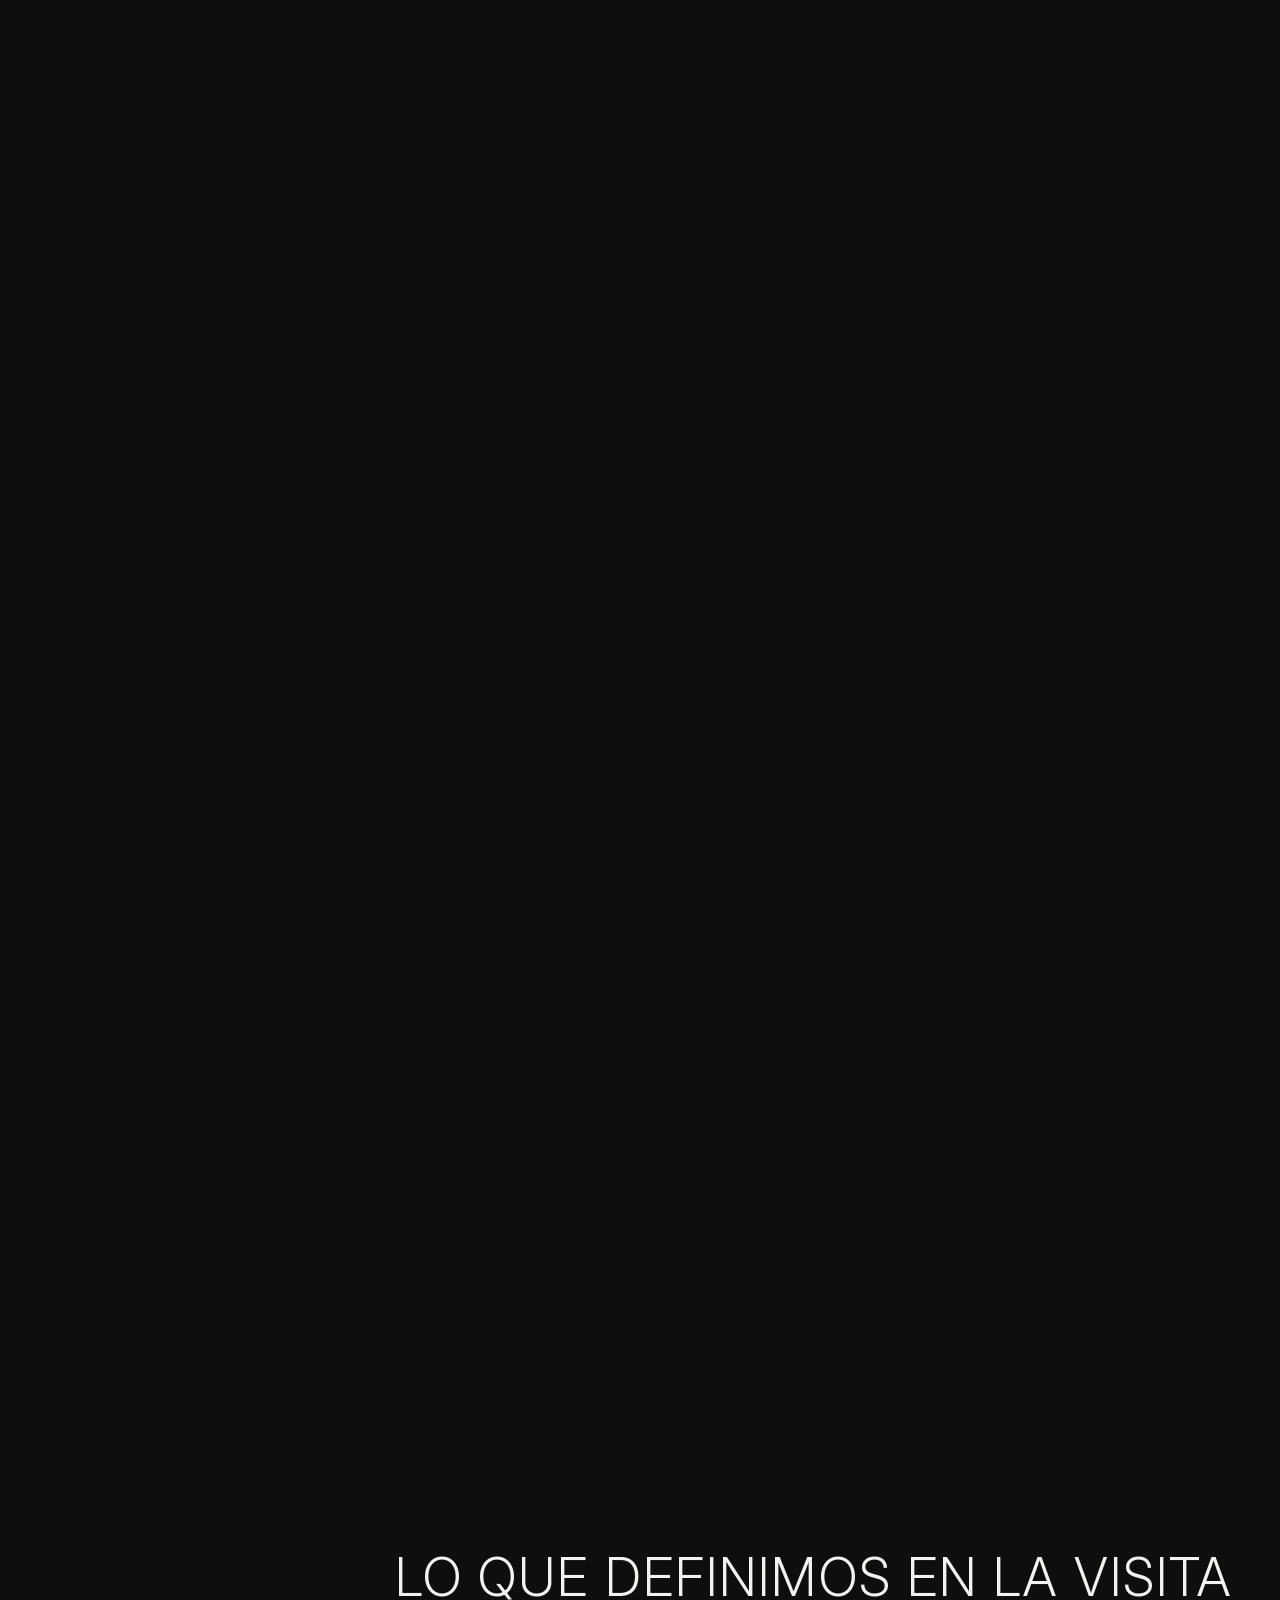
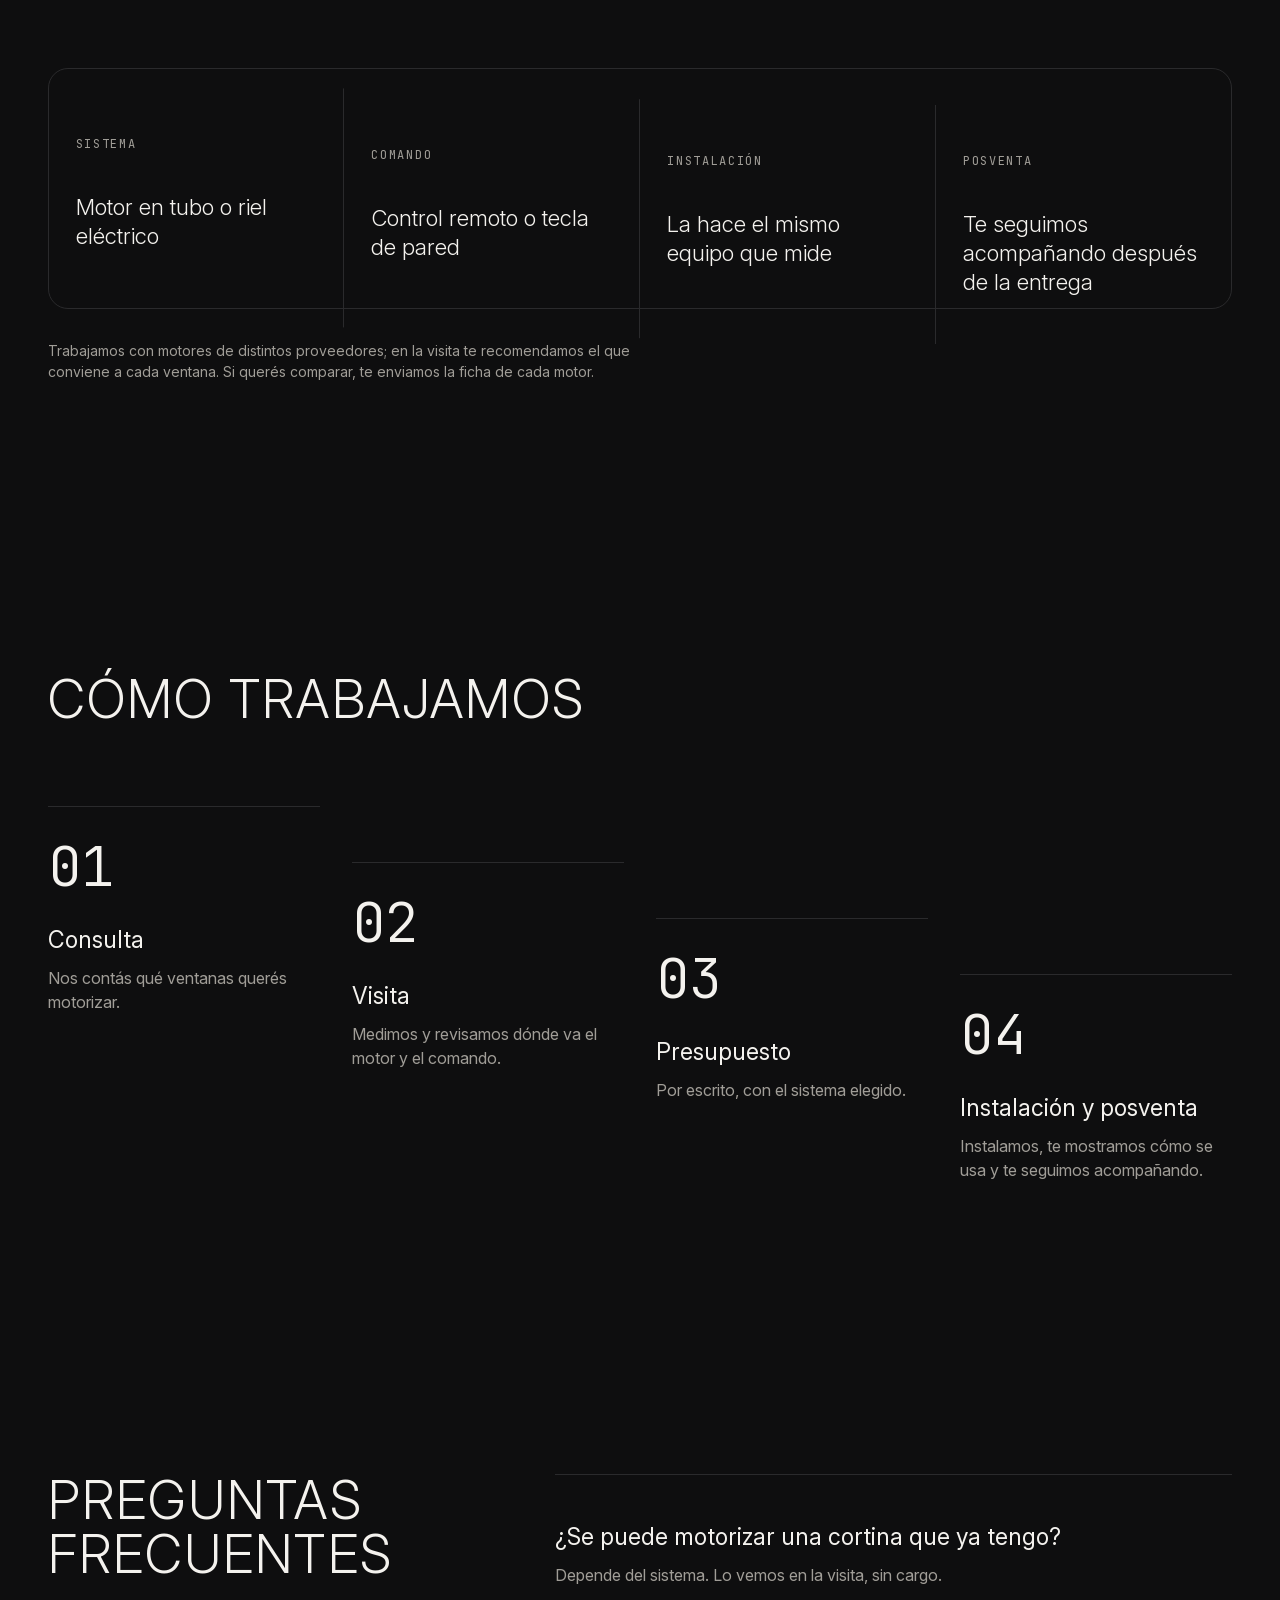
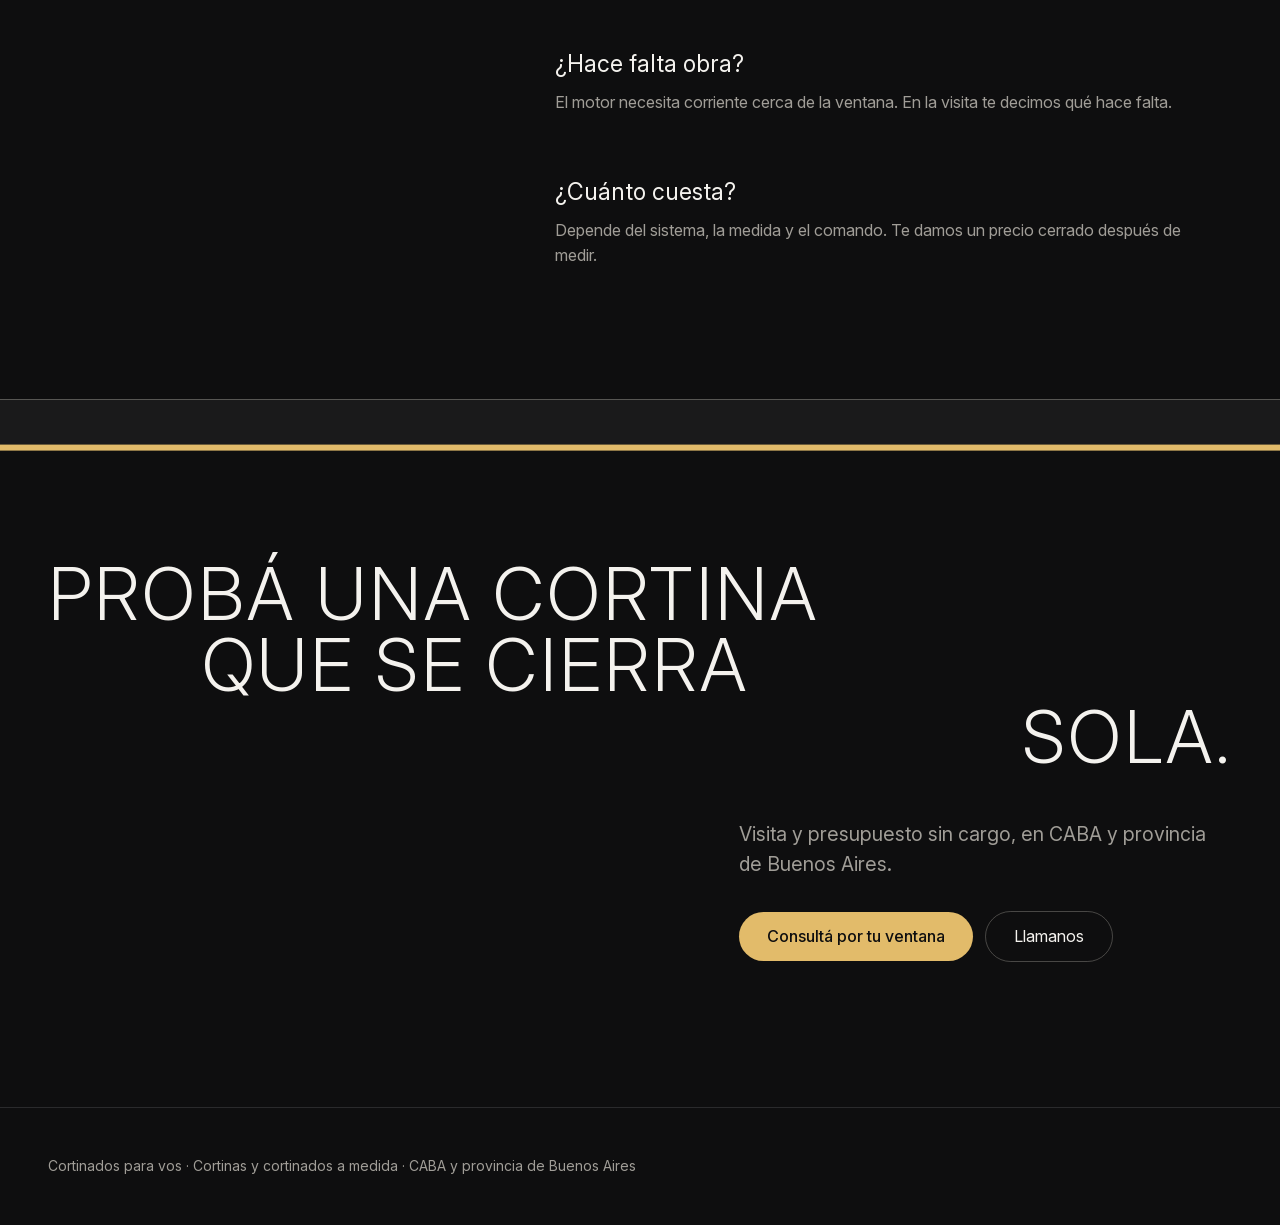
<file: ebaf0c6b00/motorizadas/index.html>
<!doctype html>
<html lang="es-AR">
<head>
<meta charset="utf-8">
<meta name="viewport" content="width=device-width, initial-scale=1">
<title>Cortinas motorizadas a medida — Cortinados para vos</title>
<meta name="description" content="Roller y rieles eléctricos con control remoto o tecla de pared. Asesoramiento, medición e instalación en CABA y provincia de Buenos Aires.">
<meta name="color-scheme" content="dark">
<link rel="stylesheet" href="./assets/fonts/fonts.css">
<link rel="stylesheet" href="./build.css">
<meta name="robots" content="noindex">
<script>
/* A route this preview does not have stops here and says so. */
(function () {
  var note = null, timer = 0;
  document.addEventListener('click', function (event) {
    var link = event.target && event.target.closest && event.target.closest('a[href^="/"]');
    if (!link || link.getAttribute('href').indexOf('//') === 0) return;
    event.preventDefault();
    if (!note) {
      note = document.createElement('div');
      note.setAttribute('role', 'status');
      note.setAttribute('data-showcase-note', '');
      note.textContent = "Disponible en el sitio final";
      note.style.cssText = 'position:fixed;left:50%;bottom:24px;z-index:2147483647;transform:translateX(-50%);max-width:calc(100vw - 32px);padding:10px 14px;border-radius:8px;background:#141414;color:#f2f2f2;font:14px/1.3 system-ui,sans-serif;box-shadow:0 4px 16px rgba(0,0,0,.3);pointer-events:none';
      document.body.appendChild(note);
    }
    note.hidden = false;
    clearTimeout(timer);
    timer = setTimeout(function () { note.hidden = true; }, 2400);
  }, true);
})();
</script>
</head>
<body class="bg-bg font-body text-body text-ink antialiased">

<header data-block="nav" class="border-b border-line px-gutter">
  <div class="mx-auto flex max-w-page flex-wrap items-center justify-between gap-4 py-5 md:h-nav md:flex-nowrap md:gap-x-10 md:py-0">
    <span class="font-display text-small font-normal uppercase tracking-label text-ink">Cortinados para vos</span>
    <a href="/consulta/llamar" class="ml-auto inline-flex items-center rounded-pill border border-line px-5 py-2.5 text-small whitespace-nowrap text-ink transition-colors duration-300 ease-quiet hover:border-ink-dim focus-visible:outline-2 focus-visible:outline-offset-4 focus-visible:outline-accent motion-reduce:transition-none ">Llamanos</a>
  </div>
</header>

<main class="contents">

<section data-block="hero" class="px-gutter pt-10 pb-section md:pt-14">
  <div class="mx-auto grid max-w-page gap-y-10 md:grid-cols-12 md:gap-x-8">
    <div class="md:col-span-12">
      <p class="font-mono text-small text-ink-dim">Motorización · Roller y rieles eléctricos</p>
      <h1 class="mt-8 font-display text-display font-hair uppercase tracking-display text-ink md:mt-10">
        <span class="block">Cortinas</span>
        <span class="block pl-4 md:pl-indent">que se mueven</span>
        <span class="block text-right">solas.</span>
      </h1>
    </div>

    <div class="order-last md:order-none md:col-span-5 md:row-start-2 md:-mt-[calc(var(--text-display)*0.96)]">
      <svg data-hero-drawing class="block w-full max-w-hero-draw fill-none [stroke-width:var(--stroke-draw)]" viewBox="0 0 400 440" role="img" aria-hidden="true">
        <defs><clipPath id="hero-clip"><rect x="32" y="46" width="336" height="372"/></clipPath></defs>
        <rect class="stroke-ink-dim" x="44" y="60" width="312" height="352"/>
        <line class="stroke-ink-dim/40" x1="200" y1="60" x2="200" y2="412"/>
        <line class="stroke-ink-dim" x1="28" y1="420" x2="372" y2="420"/>
        <g clip-path="url(#hero-clip)">
          <g data-draw="hero-fabric" transform="translate(0 -183)">
            <rect class="fill-line/70" x="36" y="46" width="328" height="366"/>
            <line class="stroke-bg/60" x1="36" y1="92" x2="364" y2="92"/>
            <line class="stroke-bg/60" x1="36" y1="138" x2="364" y2="138"/>
            <line class="stroke-bg/60" x1="36" y1="184" x2="364" y2="184"/>
            <line class="stroke-bg/60" x1="36" y1="230" x2="364" y2="230"/>
            <line class="stroke-bg/60" x1="36" y1="276" x2="364" y2="276"/>
            <line class="stroke-bg/60" x1="36" y1="322" x2="364" y2="322"/>
            <line class="stroke-bg/60" x1="36" y1="368" x2="364" y2="368"/>
            <rect class="fill-accent" x="32" y="406" width="336" height="7" rx="3.5"/>
          </g>
        </g>
        <rect class="fill-bg stroke-ink" x="28" y="24" width="344" height="22" rx="11"/>
        <circle class="fill-accent" cx="356" cy="35" r="3"/>
      </svg>
    </div>

    <div class="md:col-span-5 md:col-start-8 md:row-start-2">
      <p class="max-w-prose text-lead text-ink-dim">Un motor en el roller o en el riel, y la cortina se abre o se cierra con un control o una tecla.</p>
      <div class="mt-10 flex flex-wrap items-center gap-3">
        <a href="/consulta/whatsapp" class="inline-flex min-h-cta items-center rounded-pill py-3 bg-accent px-7 text-body font-medium whitespace-nowrap text-on-accent transition-transform duration-300 ease-quiet hover:-translate-y-0.5 active:scale-[0.98] motion-reduce:transition-none">Consultá por tu ventana</a>
        <a href="/consulta/llamar" class="inline-flex min-h-cta items-center rounded-pill py-3 border border-line px-7 text-body whitespace-nowrap text-ink transition-colors duration-300 ease-quiet hover:border-ink-dim motion-reduce:transition-none">Llamanos</a>
      </div>
    </div>
  </div>
</section>

<section id="controla" data-block="feature" class="px-gutter py-section">
  <div class="mx-auto max-w-page">
    <h2 class="font-display text-section font-hair uppercase tracking-display text-ink">Cómo se controla</h2>

    <div class="mt-12 grid gap-4 md:mt-16 md:grid-cols-12" data-reveal>
      <article class="flex min-h-64 flex-col justify-between gap-10 rounded-card border border-line p-card md:col-span-6 md:row-start-1 md:min-h-80">
        <span class="inline-grid size-10 place-items-center rounded-pill border border-line font-mono text-label text-ink-dim">01</span>
        <div>
          <h3 class="text-card text-ink">Control remoto</h3>
          <p class="mt-3 max-w-prose text-body text-ink-dim">Una cortina o todas las del ambiente, desde el sillón.</p>
        </div>
      </article>

      <article class="flex flex-col justify-between gap-8 rounded-card bg-ink p-card text-bg md:col-span-3 md:col-start-7 md:row-span-2 md:row-start-1">
        <span class="inline-grid size-10 place-items-center rounded-pill border border-bg/25 font-mono text-label text-bg">02</span>
        <svg data-tecla-drawing class="block w-full max-w-72 self-center fill-none [stroke-width:var(--stroke-draw)]" viewBox="0 0 220 200" aria-hidden="true">
          <defs><clipPath id="tecla-clip"><rect x="120" y="40" width="84" height="128"/></clipPath></defs>
          <rect class="stroke-bg" x="16" y="36" width="76" height="128" rx="12"/>
          <rect class="stroke-bg" x="30" y="52" width="48" height="44" rx="6"/>
          <rect class="stroke-bg" x="30" y="104" width="48" height="44" rx="6"/>
          <polyline class="stroke-bg" points="47,79 54,71 61,79"/>
          <polyline class="stroke-bg" points="47,121 54,129 61,121"/>
          <rect class="stroke-bg/60" x="124" y="46" width="76" height="118"/>
          <g clip-path="url(#tecla-clip)">
            <g data-draw="tecla-fabric" transform="translate(0 -60)">
              <rect class="fill-bg/15" x="124" y="40" width="76" height="124"/>
              <rect class="fill-accent stroke-bg" x="120" y="158" width="84" height="6" rx="3"/>
            </g>
          </g>
          <rect class="fill-ink stroke-bg" x="116" y="28" width="92" height="12" rx="6"/>
          <line class="stroke-bg" x1="112" y1="172" x2="212" y2="172"/>
        </svg>
        <div>
          <h3 class="text-card text-bg">Tecla de pared</h3>
          <p class="mt-3 text-body text-bg/75">Como una luz: sube, baja y para.</p>
        </div>
      </article>

      <article class="flex min-h-64 flex-col justify-between gap-8 rounded-card border border-line p-card md:col-span-3 md:col-start-10 md:row-start-1 md:min-h-80">
        <span class="inline-grid size-10 place-items-center rounded-pill border border-line font-mono text-label text-ink-dim">03</span>
        <svg data-rooms-drawing class="block w-full fill-none [stroke-width:var(--stroke-draw)]" viewBox="0 0 240 140" aria-hidden="true">
          <defs>
            <clipPath id="room-clip-1"><rect x="8" y="20" width="68" height="106"/></clipPath>
            <clipPath id="room-clip-2"><rect x="86" y="20" width="68" height="106"/></clipPath>
            <clipPath id="room-clip-3"><rect x="164" y="20" width="68" height="106"/></clipPath>
          </defs>
          <rect class="stroke-ink-dim" x="10" y="26" width="64" height="96"/>
          <rect class="stroke-ink-dim" x="88" y="26" width="64" height="96"/>
          <rect class="stroke-ink-dim" x="166" y="26" width="64" height="96"/>
          <g clip-path="url(#room-clip-1)"><g data-draw="room-fabric" transform="translate(0 -40)"><rect class="fill-line/70" x="10" y="20" width="64" height="100"/><rect class="fill-accent" x="8" y="116" width="68" height="4" rx="2"/></g></g>
          <g clip-path="url(#room-clip-2)"><g data-draw="room-fabric" transform="translate(0 -40)"><rect class="fill-line/70" x="88" y="20" width="64" height="100"/><rect class="fill-accent" x="86" y="116" width="68" height="4" rx="2"/></g></g>
          <g clip-path="url(#room-clip-3)"><g data-draw="room-fabric" transform="translate(0 -40)"><rect class="fill-line/70" x="166" y="20" width="64" height="100"/><rect class="fill-accent" x="164" y="116" width="68" height="4" rx="2"/></g></g>
          <rect class="fill-bg stroke-ink" x="6" y="10" width="72" height="10" rx="5"/>
          <rect class="fill-bg stroke-ink" x="84" y="10" width="72" height="10" rx="5"/>
          <rect class="fill-bg stroke-ink" x="162" y="10" width="72" height="10" rx="5"/>
          <line class="stroke-ink-dim" x1="2" y1="130" x2="238" y2="130"/>
        </svg>
        <div>
          <h3 class="text-card text-ink">Por ambientes</h3>
          <p class="mt-3 text-body text-ink-dim">Varias cortinas que se mueven juntas.</p>
        </div>
      </article>

      <div class="rounded-card border border-line p-card md:col-span-6 md:row-start-2">
        <div class="grid grid-cols-3 gap-3">
          <figure class="grid content-start gap-3">
            <img data-photo="comandos" src="./assets/photo-comandos-1.webp" width="1152" height="1152" alt="Control remoto para cortinas motorizadas" loading="lazy" decoding="async" class="aspect-square w-full rounded-plate object-cover">
            <figcaption class="text-label text-ink-dim">Control remoto para cortinas motorizadas</figcaption>
          </figure>
          <figure class="grid content-start gap-3">
            <img data-photo="comandos" src="./assets/photo-comandos-2.webp" width="1152" height="1152" alt="Tecla de pared para cortinas motorizadas" loading="lazy" decoding="async" class="aspect-square w-full rounded-plate object-cover">
            <figcaption class="text-label text-ink-dim">Tecla de pared para cortinas motorizadas</figcaption>
          </figure>
          <figure class="grid content-start gap-3">
            <img data-photo="comandos" src="./assets/photo-comandos-3.webp" width="1152" height="1152" alt="Riel eléctrico en el techo de un living" loading="lazy" decoding="async" class="aspect-square w-full rounded-plate object-cover">
            <figcaption class="text-label text-ink-dim">Riel eléctrico en el techo de un living</figcaption>
          </figure>
        </div>
      </div>

      <article class="flex min-h-56 flex-col justify-between gap-10 rounded-card border border-line p-card md:col-span-3 md:col-start-10 md:row-start-2 md:min-h-0">
        <span class="inline-grid size-10 place-items-center rounded-pill border border-line font-mono text-label text-ink-dim">04</span>
        <div>
          <h3 class="text-card text-ink">Y si se corta la luz</h3>
          <p class="mt-3 text-body text-ink-dim">Te explicamos en la visita cómo opera cada sistema.</p>
        </div>
      </article>
    </div>
  </div>
</section>

<section id="donde" data-block="product" class="relative px-gutter py-section md:h-stage md:py-0" data-stage>
  <div class="md:sticky md:top-0 md:flex md:h-dvh md:items-center">
    <div class="mx-auto grid w-full max-w-page gap-12 md:grid-cols-12 md:items-center md:gap-8">
      <div class="md:col-span-5">
        <h2 class="font-display text-section font-hair uppercase tracking-display text-ink">Dónde va el motor</h2>
        <ol class="mt-10 grid gap-8 md:mt-14 md:gap-10">
          <li data-stage-item data-on class="group relative pl-8">
            <span class="absolute top-3 left-0 h-0.5 w-4 bg-line transition-colors duration-500 ease-quiet group-data-on:bg-accent motion-reduce:transition-none"></span>
            <h3 class="text-card text-ink-dim transition-colors duration-500 ease-quiet group-data-on:text-ink motion-reduce:transition-none">Roller</h3>
            <p class="mt-2 max-w-prose text-body text-ink-dim">El motor va dentro del tubo. No se ve.</p>
          </li>
          <li data-stage-item class="group relative pl-8">
            <span class="absolute top-3 left-0 h-0.5 w-4 bg-line transition-colors duration-500 ease-quiet group-data-on:bg-accent motion-reduce:transition-none"></span>
            <h3 class="text-card text-ink-dim transition-colors duration-500 ease-quiet group-data-on:text-ink motion-reduce:transition-none">Riel eléctrico</h3>
            <p class="mt-2 max-w-prose text-body text-ink-dim">Para cortinas de tela y doble cortinado: el riel corre los paños.</p>
          </li>
          <li data-stage-item class="group relative pl-8">
            <span class="absolute top-3 left-0 h-0.5 w-4 bg-line transition-colors duration-500 ease-quiet group-data-on:bg-accent motion-reduce:transition-none"></span>
            <h3 class="text-card text-ink-dim transition-colors duration-500 ease-quiet group-data-on:text-ink motion-reduce:transition-none">Ventanas altas</h3>
            <p class="mt-2 max-w-prose text-body text-ink-dim">Donde no llegás a la cadena, o en ventanales de doble altura.</p>
          </li>
        </ol>
      </div>

      <div class="md:col-span-7">
        <svg data-stage-drawing class="block h-auto w-full fill-none [stroke-width:var(--stroke-draw)] md:h-stage-draw" viewBox="0 0 640 600" preserveAspectRatio="xMidYMid meet" aria-hidden="true">
          <defs>
            <clipPath id="stage-roller-clip"><rect x="40" y="56" width="240" height="508"/></clipPath>
          </defs>
          <line class="stroke-ink-dim/50" x1="0" y1="24" x2="640" y2="24"/>
          <line class="stroke-ink-dim/50" x1="0" y1="584" x2="640" y2="584"/>

          <rect class="stroke-ink-dim" x="52" y="76" width="216" height="480"/>
          <line class="stroke-ink-dim/40" x1="52" y1="316" x2="268" y2="316"/>
          <line class="stroke-ink-dim/40" x1="160" y1="76" x2="160" y2="556"/>
          <line class="stroke-ink-dim" x1="40" y1="564" x2="280" y2="564"/>
          <g clip-path="url(#stage-roller-clip)">
            <g data-draw="stage-roller" transform="translate(0 -250)">
              <rect class="fill-line/70" x="44" y="56" width="232" height="500"/>
              <line class="stroke-bg/60" x1="44" y1="106" x2="276" y2="106"/>
              <line class="stroke-bg/60" x1="44" y1="156" x2="276" y2="156"/>
              <line class="stroke-bg/60" x1="44" y1="206" x2="276" y2="206"/>
              <line class="stroke-bg/60" x1="44" y1="256" x2="276" y2="256"/>
              <line class="stroke-bg/60" x1="44" y1="306" x2="276" y2="306"/>
              <line class="stroke-bg/60" x1="44" y1="356" x2="276" y2="356"/>
              <line class="stroke-bg/60" x1="44" y1="406" x2="276" y2="406"/>
              <line class="stroke-bg/60" x1="44" y1="456" x2="276" y2="456"/>
              <line class="stroke-bg/60" x1="44" y1="506" x2="276" y2="506"/>
              <rect class="fill-accent" x="40" y="550" width="240" height="7" rx="3.5"/>
            </g>
          </g>
          <rect class="fill-bg stroke-ink" x="36" y="36" width="248" height="20" rx="10"/>
          <rect data-draw="stage-motor" class="stroke-accent" x="220" y="41" width="56" height="10" rx="5" stroke-dasharray="3 3"/>

          <g data-draw="stage-dim" class="[transform-box:fill-box] origin-top">
            <line class="stroke-ink-dim" x1="300" y1="76" x2="300" y2="556"/>
            <line class="stroke-ink-dim" x1="294" y1="76" x2="306" y2="76"/>
            <line class="stroke-ink-dim" x1="294" y1="556" x2="306" y2="556"/>
          </g>

          <rect class="stroke-ink-dim" x="364" y="150" width="212" height="330"/>
          <line class="stroke-ink-dim/40" x1="470" y1="150" x2="470" y2="480"/>
          <line class="stroke-ink-dim" x1="352" y1="488" x2="588" y2="488"/>

          <g data-draw="drape-l" class="[transform-box:fill-box] origin-left" transform="matrix(0.6 0 0 1 134.4 0)">
            <rect class="fill-line/70" x="336" y="46" width="134" height="530"/>
            <line class="stroke-bg/70" vector-effect="non-scaling-stroke" x1="358" y1="46" x2="358" y2="576"/>
            <line class="stroke-bg/70" vector-effect="non-scaling-stroke" x1="380" y1="46" x2="380" y2="576"/>
            <line class="stroke-bg/70" vector-effect="non-scaling-stroke" x1="402" y1="46" x2="402" y2="576"/>
            <line class="stroke-bg/70" vector-effect="non-scaling-stroke" x1="424" y1="46" x2="424" y2="576"/>
            <line class="stroke-bg/70" vector-effect="non-scaling-stroke" x1="446" y1="46" x2="446" y2="576"/>
            <line class="stroke-accent" vector-effect="non-scaling-stroke" x1="469" y1="46" x2="469" y2="576"/>
          </g>
          <g data-draw="drape-r" class="[transform-box:fill-box] origin-right" transform="matrix(0.6 0 0 1 241.6 0)">
            <rect class="fill-line/70" x="470" y="46" width="134" height="530"/>
            <line class="stroke-bg/70" vector-effect="non-scaling-stroke" x1="494" y1="46" x2="494" y2="576"/>
            <line class="stroke-bg/70" vector-effect="non-scaling-stroke" x1="516" y1="46" x2="516" y2="576"/>
            <line class="stroke-bg/70" vector-effect="non-scaling-stroke" x1="538" y1="46" x2="538" y2="576"/>
            <line class="stroke-bg/70" vector-effect="non-scaling-stroke" x1="560" y1="46" x2="560" y2="576"/>
            <line class="stroke-bg/70" vector-effect="non-scaling-stroke" x1="582" y1="46" x2="582" y2="576"/>
            <line class="stroke-accent" vector-effect="non-scaling-stroke" x1="471" y1="46" x2="471" y2="576"/>
          </g>
          <rect class="fill-bg stroke-ink" x="330" y="32" width="282" height="10" rx="5"/>
          <rect class="fill-bg stroke-ink" x="604" y="28" width="28" height="18" rx="4"/>
          <circle data-draw="rail-motor" class="fill-accent" cx="618" cy="37" r="3"/>
        </svg>
      </div>
    </div>
  </div>
</section>

<section data-block="spec" class="px-gutter py-section">
  <div class="mx-auto max-w-page">
    <h2 class="font-display text-section font-hair uppercase tracking-display text-ink md:text-right">Lo que definimos en la visita</h2>
    <dl class="mt-12 grid rounded-card border border-line md:mt-16 md:grid-cols-4" data-reveal>
      <div class="border-b border-line p-card md:border-r md:border-b-0 md:py-12">
        <dt class="font-mono text-label uppercase tracking-label text-ink-dim">Sistema</dt>
        <dd class="mt-6 text-spec font-hair text-ink md:mt-10">Motor en tubo o riel eléctrico</dd>
      </div>
      <div class="border-b border-line p-card md:border-r md:border-b-0 md:py-12">
        <dt class="font-mono text-label uppercase tracking-label text-ink-dim">Comando</dt>
        <dd class="mt-6 text-spec font-hair text-ink md:mt-10">Control remoto o tecla de pared</dd>
      </div>
      <div class="border-b border-line p-card md:border-r md:border-b-0 md:py-12">
        <dt class="font-mono text-label uppercase tracking-label text-ink-dim">Instalación</dt>
        <dd class="mt-6 text-spec font-hair text-ink md:mt-10">La hace el mismo equipo que mide</dd>
      </div>
      <div class="p-card md:py-12">
        <dt class="font-mono text-label uppercase tracking-label text-ink-dim">Posventa</dt>
        <dd class="mt-6 text-spec font-hair text-ink md:mt-10">Te seguimos acompañando después de la entrega</dd>
      </div>
    </dl>
    <p class="mt-8 max-w-prose text-small text-ink-dim">Trabajamos con motores de distintos proveedores; en la visita te recomendamos el que conviene a cada ventana. Si querés comparar, te enviamos la ficha de cada motor.</p>
  </div>
</section>

<section id="trabajamos" data-block="process" class="px-gutter py-section">
  <div class="mx-auto max-w-page">
    <h2 class="font-display text-section font-hair uppercase tracking-display text-ink">Cómo trabajamos</h2>
    <ol class="mt-14 grid gap-12 md:mt-20 md:grid-cols-4 md:gap-8" data-steps>
      <li class="relative border-t border-line pt-8">
        <span data-step-bar class="absolute -top-px left-0 h-0.5 w-full origin-left bg-accent"></span>
        <span class="block font-mono text-numeral font-hair text-ink">01</span>
        <h3 class="mt-8 text-card text-ink">Consulta</h3>
        <p class="mt-3 max-w-prose text-body text-ink-dim">Nos contás qué ventanas querés motorizar.</p>
      </li>
      <li class="relative border-t border-line pt-8 md:mt-step">
        <span data-step-bar class="absolute -top-px left-0 h-0.5 w-full origin-left bg-accent"></span>
        <span class="block font-mono text-numeral font-hair text-ink">02</span>
        <h3 class="mt-8 text-card text-ink">Visita</h3>
        <p class="mt-3 max-w-prose text-body text-ink-dim">Medimos y revisamos dónde va el motor y el comando.</p>
      </li>
      <li class="relative border-t border-line pt-8 md:mt-[calc(var(--spacing-step)*2)]">
        <span data-step-bar class="absolute -top-px left-0 h-0.5 w-full origin-left bg-accent"></span>
        <span class="block font-mono text-numeral font-hair text-ink">03</span>
        <h3 class="mt-8 text-card text-ink">Presupuesto</h3>
        <p class="mt-3 max-w-prose text-body text-ink-dim">Por escrito, con el sistema elegido.</p>
      </li>
      <li class="relative border-t border-line pt-8 md:mt-[calc(var(--spacing-step)*3)]">
        <span data-step-bar class="absolute -top-px left-0 h-0.5 w-full origin-left bg-accent"></span>
        <span class="block font-mono text-numeral font-hair text-ink">04</span>
        <h3 class="mt-8 text-card text-ink">Instalación y posventa</h3>
        <p class="mt-3 max-w-prose text-body text-ink-dim">Instalamos, te mostramos cómo se usa y te seguimos acompañando.</p>
      </li>
    </ol>
  </div>
</section>

<section data-block="faq" class="px-gutter py-section">
  <div class="mx-auto grid max-w-page gap-12 md:grid-cols-12 md:gap-8">
    <h2 class="font-display text-section font-hair uppercase tracking-display text-ink md:col-span-4">Preguntas frecuentes</h2>
    <dl class="grid gap-12 border-t border-line pt-10 md:col-span-7 md:col-start-6 md:gap-14" data-reveal>
      <div>
        <dt class="text-card text-ink">¿Se puede motorizar una cortina que ya tengo?</dt>
        <dd class="mt-3 max-w-prose text-body text-ink-dim">Depende del sistema. Lo vemos en la visita, sin cargo.</dd>
      </div>
      <div>
        <dt class="text-card text-ink">¿Hace falta obra?</dt>
        <dd class="mt-3 max-w-prose text-body text-ink-dim">El motor necesita corriente cerca de la ventana. En la visita te decimos qué hace falta.</dd>
      </div>
      <div>
        <dt class="text-card text-ink">¿Cuánto cuesta?</dt>
        <dd class="mt-3 max-w-prose text-body text-ink-dim">Depende del sistema, la medida y el comando. Te damos un precio cerrado después de medir.</dd>
      </div>
    </dl>
  </div>
</section>

<section id="contacto" data-block="cta" class="relative overflow-hidden px-gutter py-section">
  <div data-close-fabric aria-hidden="true" class="pointer-events-none absolute inset-0 bg-line/45">
    <span class="absolute inset-x-0 bottom-0 h-1.5 bg-accent"></span>
  </div>
  <span aria-hidden="true" class="pointer-events-none absolute inset-x-0 top-0 h-3 border-b border-ink-dim/50 bg-bg"></span>
  <div class="relative mx-auto max-w-page pt-6">
    <h2 class="font-display text-close font-hair uppercase tracking-display text-ink">
      <span class="block">Probá una cortina</span>
      <span class="block pl-4 md:pl-indent">que se cierra</span>
      <span class="block text-right">sola.</span>
    </h2>
    <div class="mt-12 md:ml-auto md:w-5/12">
      <p class="text-lead text-ink-dim">Visita y presupuesto sin cargo, en CABA y provincia de Buenos Aires.</p>
      <div class="mt-8 flex flex-wrap items-center gap-3">
        <a href="/consulta/whatsapp" class="inline-flex min-h-cta items-center rounded-pill py-3 bg-accent px-7 text-body font-medium whitespace-nowrap text-on-accent transition-transform duration-300 ease-quiet hover:-translate-y-0.5 active:scale-[0.98] motion-reduce:transition-none">Consultá por tu ventana</a>
        <a href="/consulta/llamar" class="inline-flex min-h-cta items-center rounded-pill py-3 border border-ink-dim/40 px-7 text-body whitespace-nowrap text-ink transition-colors duration-300 ease-quiet hover:border-ink-dim motion-reduce:transition-none">Llamanos</a>
      </div>
    </div>
  </div>
</section>

</main>

<footer data-block="footer" class="border-t border-line px-gutter py-12">
  <div class="mx-auto max-w-page">
    <p class="text-small text-ink-dim">Cortinados para vos · Cortinas y cortinados a medida · CABA y provincia de Buenos Aires</p>
  </div>
</footer>

<a data-fab href="/consulta/whatsapp" aria-label="Escribinos por WhatsApp" class="wa-pulse fixed right-fab-x bottom-fab-y grid size-fab-phone place-items-center rounded-pill bg-whatsapp text-on-whatsapp shadow-fab transition-transform duration-300 ease-quiet hover:-translate-y-0.5 active:scale-[0.98] focus-visible:outline-2 focus-visible:outline-offset-4 focus-visible:outline-accent motion-reduce:transition-none print:hidden md:size-fab">
  <svg class="size-1/2 fill-current" viewBox="0 0 24 24" aria-hidden="true" focusable="false"><path d="M17.472 14.382c-.297-.149-1.758-.867-2.03-.967-.273-.099-.471-.148-.67.15-.197.297-.767.966-.94 1.164-.173.199-.347.223-.644.075-.297-.15-1.255-.463-2.39-1.475-.883-.788-1.48-1.761-1.653-2.059-.173-.297-.018-.458.13-.606.134-.133.298-.347.446-.52.149-.174.198-.298.298-.497.099-.198.05-.371-.025-.52-.075-.149-.669-1.612-.916-2.207-.242-.579-.487-.5-.669-.51-.173-.008-.371-.01-.57-.01-.198 0-.52.074-.792.372-.272.297-1.04 1.016-1.04 2.479 0 1.462 1.065 2.875 1.213 3.074.149.198 2.096 3.2 5.077 4.487.709.306 1.262.489 1.694.625.712.227 1.36.195 1.871.118.571-.085 1.758-.719 2.006-1.413.248-.694.248-1.289.173-1.413-.074-.124-.272-.198-.57-.347m-5.421 7.403h-.004a9.87 9.87 0 0 1-5.031-1.378l-.361-.214-3.741.982.998-3.648-.235-.374a9.86 9.86 0 0 1-1.51-5.26c.001-5.45 4.436-9.884 9.888-9.884 2.64 0 5.122 1.03 6.988 2.898a9.825 9.825 0 0 1 2.893 6.994c-.003 5.45-4.437 9.884-9.885 9.884m8.413-18.297A11.815 11.815 0 0 0 12.05 0C5.495 0 .16 5.335.157 11.892c0 2.096.547 4.142 1.588 5.945L.057 24l6.305-1.654a11.882 11.882 0 0 0 5.683 1.448h.005c6.554 0 11.89-5.335 11.893-11.893a11.821 11.821 0 0 0-3.48-8.413z"/></svg>
</a>

<script type="module">
  import { animate, createTimeline, onScroll, stagger, utils } from './assets/anime.esm.min.js';

  // Motion is layered on a page that already reads at rest. Under
  // prefers-reduced-motion every drawing keeps its built pose and nothing moves.
  const reduce = window.matchMedia('(prefers-reduced-motion: reduce)');
  const $ = (s, r = document) => r.querySelector(s);
  const $$ = (s, r = document) => [...r.querySelectorAll(s)];

  // Play a looping animation only while its element is on screen.
  const whileVisible = (el, anim) => {
    anim.pause();
    new IntersectionObserver(([e]) => (e.isIntersecting ? anim.play() : anim.pause()), { threshold: 0.15 }).observe(el);
  };

  if (!reduce.matches) {
    // Hero: the roller moves on its own, which is the headline.
    const heroFabric = $('[data-draw="hero-fabric"]');
    utils.set(heroFabric, { translateY: -183 });
    whileVisible($('[data-hero-drawing]'), animate(heroFabric, {
      translateY: [
        { to: -318, duration: 2200 },
        { to: -318, duration: 1100 },
        { to: -44, duration: 3200 },
        { to: -44, duration: 1100 },
        { to: -183, duration: 1800 },
      ],
      ease: 'inOutSine',
      loop: true,
    }));

    // Tecla de pared: up, stop, down.
    const tecla = $('[data-draw="tecla-fabric"]');
    utils.set(tecla, { translateY: -60 });
    whileVisible($('[data-tecla-drawing]'), animate(tecla, {
      translateY: [
        { to: -112, duration: 1600 },
        { to: -112, duration: 900 },
        { to: -50, duration: 1200 },
        { to: -50, duration: 900 },
        { to: 0, duration: 1100 },
        { to: 0, duration: 900 },
        { to: -60, duration: 1000 },
      ],
      ease: 'inOutSine',
      loop: true,
    }));

    // Por ambientes: three rollers that move as one.
    const rooms = $$('[data-draw="room-fabric"]');
    utils.set(rooms, { translateY: -40 });
    whileVisible($('[data-rooms-drawing]'), animate(rooms, {
      translateY: [
        { to: -94, duration: 1500 },
        { to: -94, duration: 900 },
        { to: 0, duration: 2000 },
        { to: 0, duration: 900 },
        { to: -40, duration: 1100 },
      ],
      ease: 'inOutSine',
      loop: true,
    }));

    // The stage: scrolling closes the roller, then the rail, then opens both
    // while the double-height is measured.
    const stage = $('[data-stage]');
    const items = $$('[data-stage-item]');
    const wide = window.matchMedia('(min-width: 768px)').matches;
    const setActive = (i) => items.forEach((li, n) => li.toggleAttribute('data-on', n === i));
    const roller = $('[data-draw="stage-roller"]');
    const drapes = [$('[data-draw="drape-l"]'), $('[data-draw="drape-r"]')];
    utils.set(roller, { translateY: -500 });
    utils.set(drapes, { scaleX: 0.2, translateX: 0 });
    // The drapes' resting pose is written as an SVG matrix for the no-script
    // read; once script runs the CSS transform takes over from it.
    drapes.forEach((d) => d.removeAttribute('transform'));
    roller.removeAttribute('transform');
    utils.set($('[data-draw="stage-dim"]'), { scaleY: 0 });

    const tl = createTimeline({
      defaults: { ease: 'linear' },
      autoplay: onScroll({
        target: wide ? stage : $('[data-stage-drawing]'),
        enter: wide ? 'start start' : 'end start',
        leave: wide ? 'end end' : 'start end',
        sync: true,
      }),
      onUpdate: (self) => setActive(self.progress < 0.34 ? 0 : self.progress < 0.67 ? 1 : 2),
    });
    tl.add(roller, { translateY: [-500, 0], duration: 1000 }, 0)
      .add(drapes, { scaleX: [0.2, 1], duration: 1000 }, 1000)
      .add(roller, { translateY: [0, -500], duration: 1000 }, 2000)
      .add(drapes, { scaleX: [1, 0.2], duration: 1000 }, 2000)
      .add('[data-draw="stage-dim"]', { scaleY: [0, 1], duration: 700 }, 2150)
      .add('[data-draw="stage-motor"]', { opacity: [1, 0.25, 1, 0.25], duration: 1000 }, 0)
      .add('[data-draw="rail-motor"]', { opacity: [1, 0.25, 1, 0.25], duration: 1000 }, 1000);

    // Process: the amber rule runs across the four steps as they pass.
    const bars = $$('[data-step-bar]');
    utils.set(bars, { scaleX: 0 });
    createTimeline({
      defaults: { ease: 'linear' },
      autoplay: onScroll({ target: $('[data-steps]'), enter: 'end start', leave: 'center start', sync: true }),
    }).add(bars, { scaleX: [0, 1], duration: 500, delay: stagger(500) }, 0);

    // Scroll reveal: blocks settle into place. Translation only, never opacity,
    // so every word is legible before and during the move.
    $$('[data-reveal]').forEach((group) => {
      animate(group.children, {
        translateY: [36, 0],
        duration: 1100,
        delay: stagger(90),
        ease: 'outQuint',
        autoplay: onScroll({ target: group, enter: 'end start' }),
      });
    });

    // Closing block: the curtain closes on its own once you reach it.
    const close = $('[data-close-fabric]');
    utils.set(close, { translateY: '-100%' });
    const io = new IntersectionObserver(([e]) => {
      if (!e.isIntersecting) return;
      io.disconnect();
      animate(close, { translateY: ['-100%', '0%'], duration: 3200, ease: 'inOutSine' });
    }, { threshold: 0.45 });
    io.observe($('#contacto'));
  }
</script>
</body>
</html>
</file>
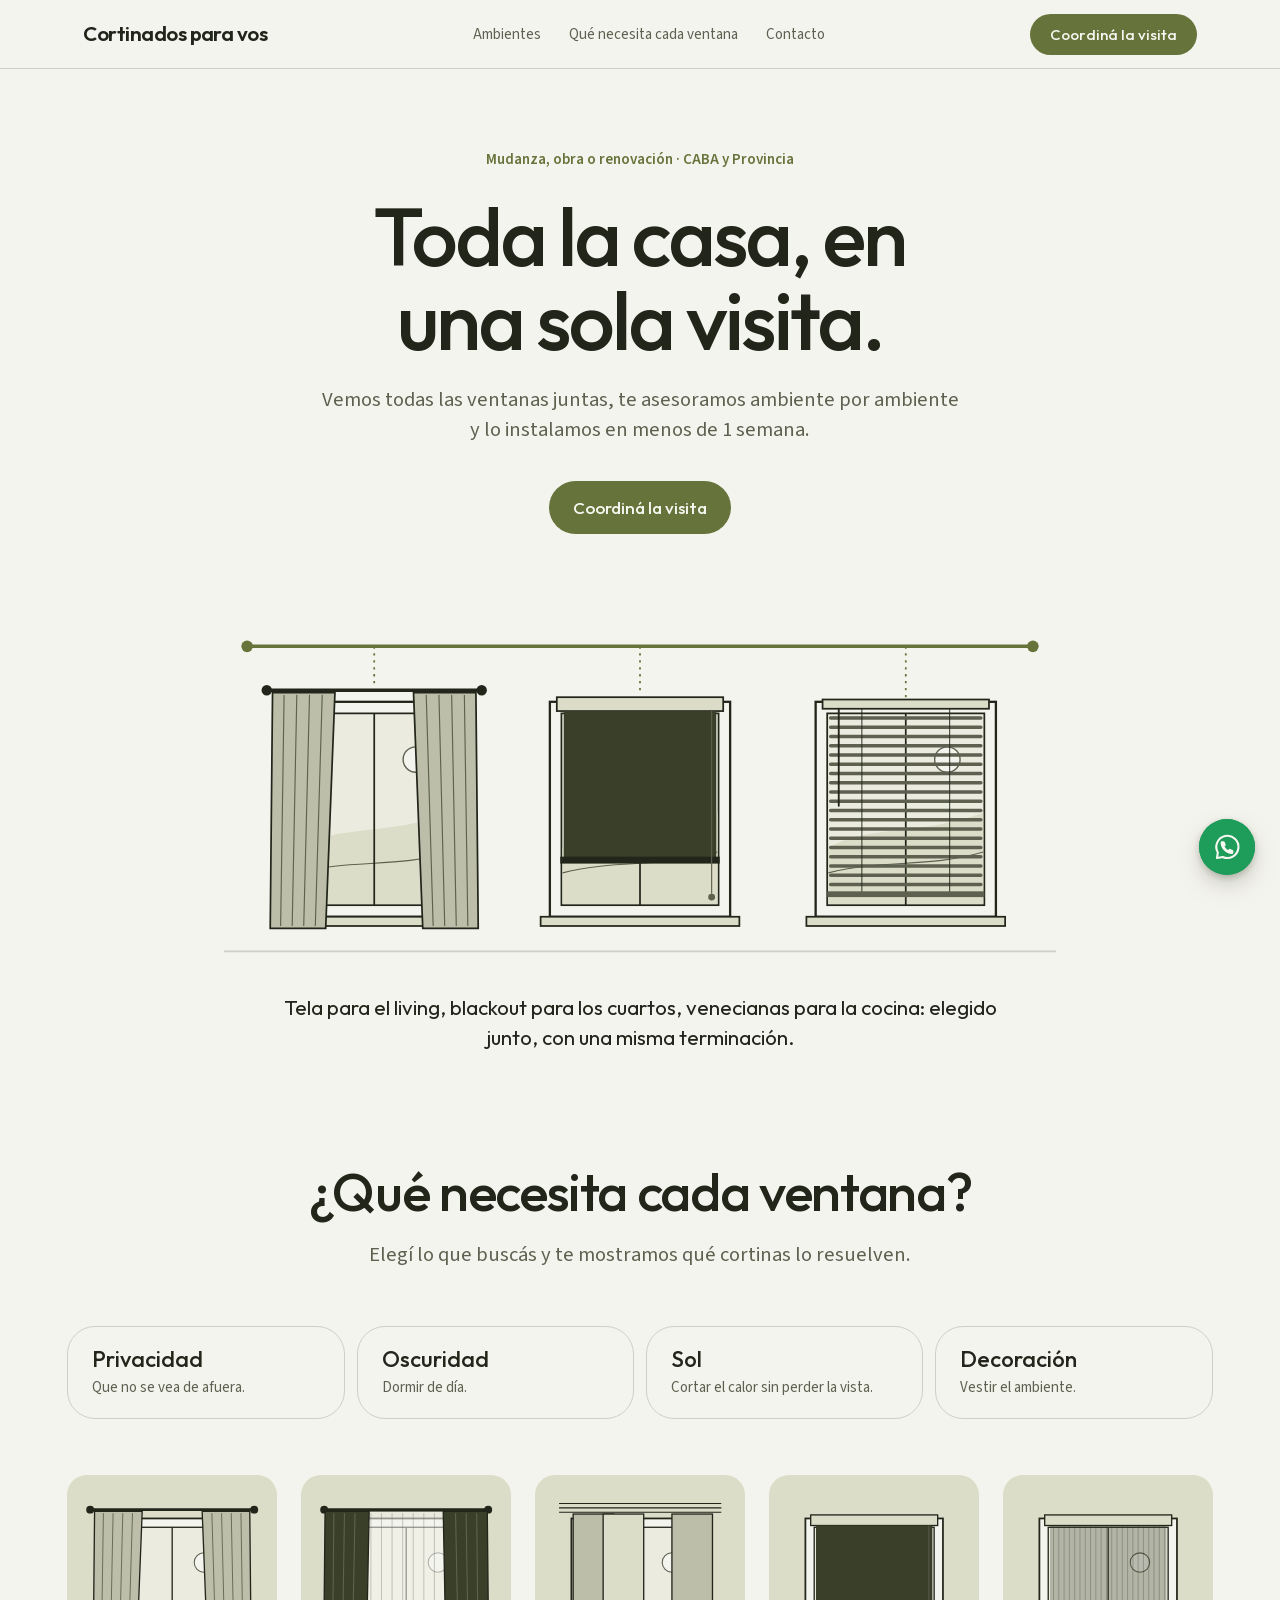
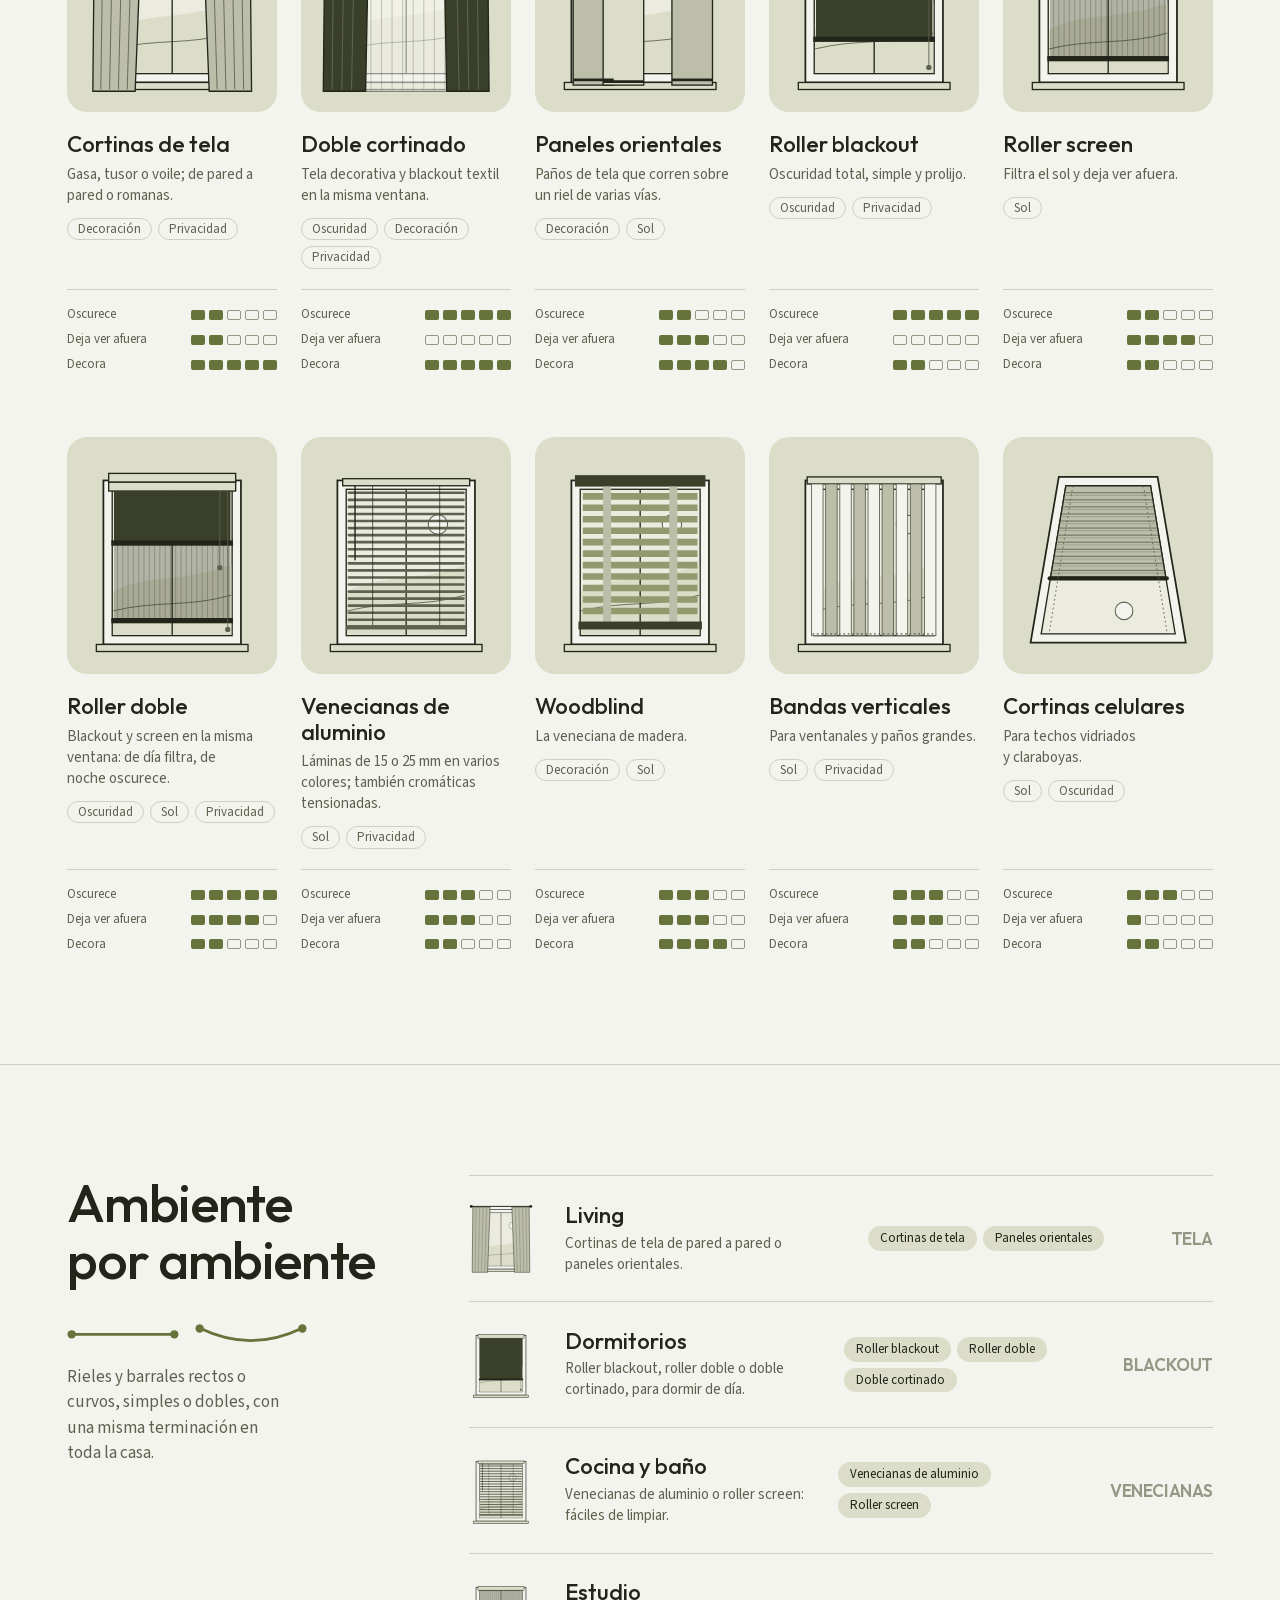
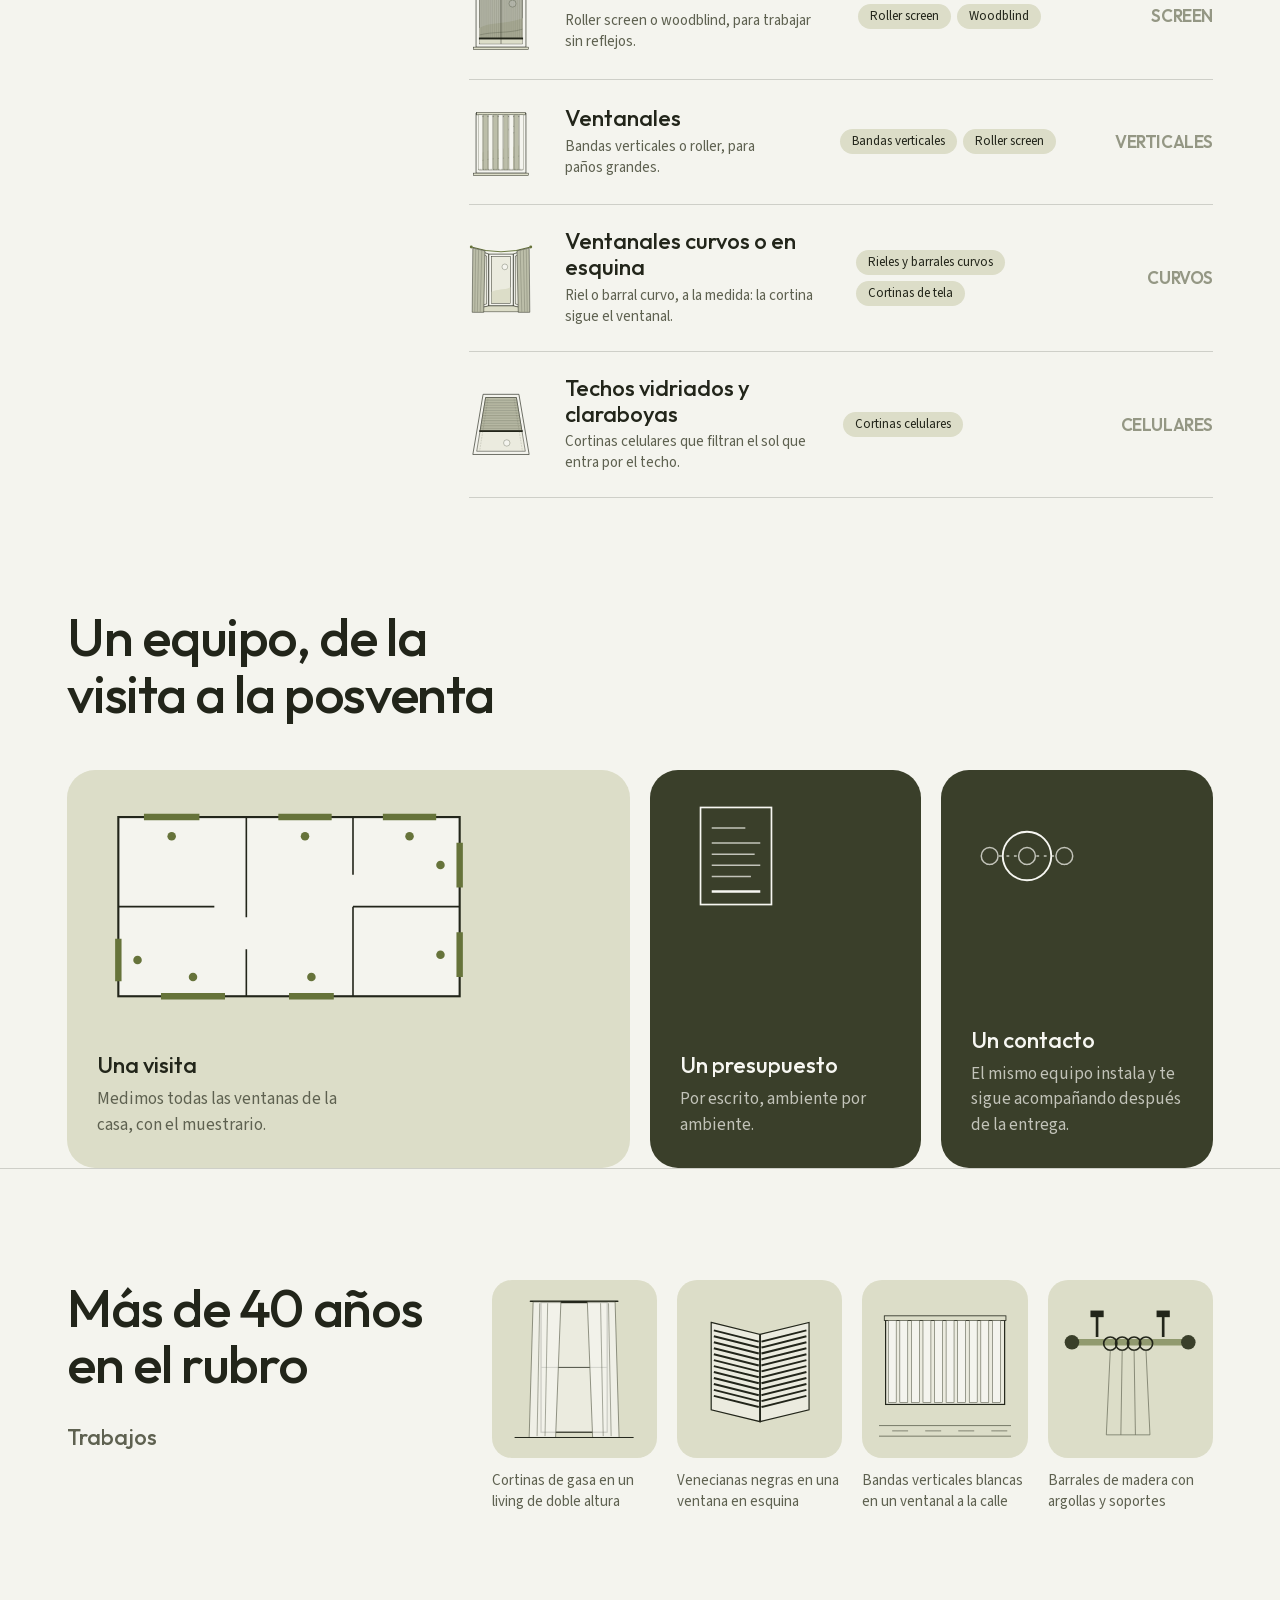
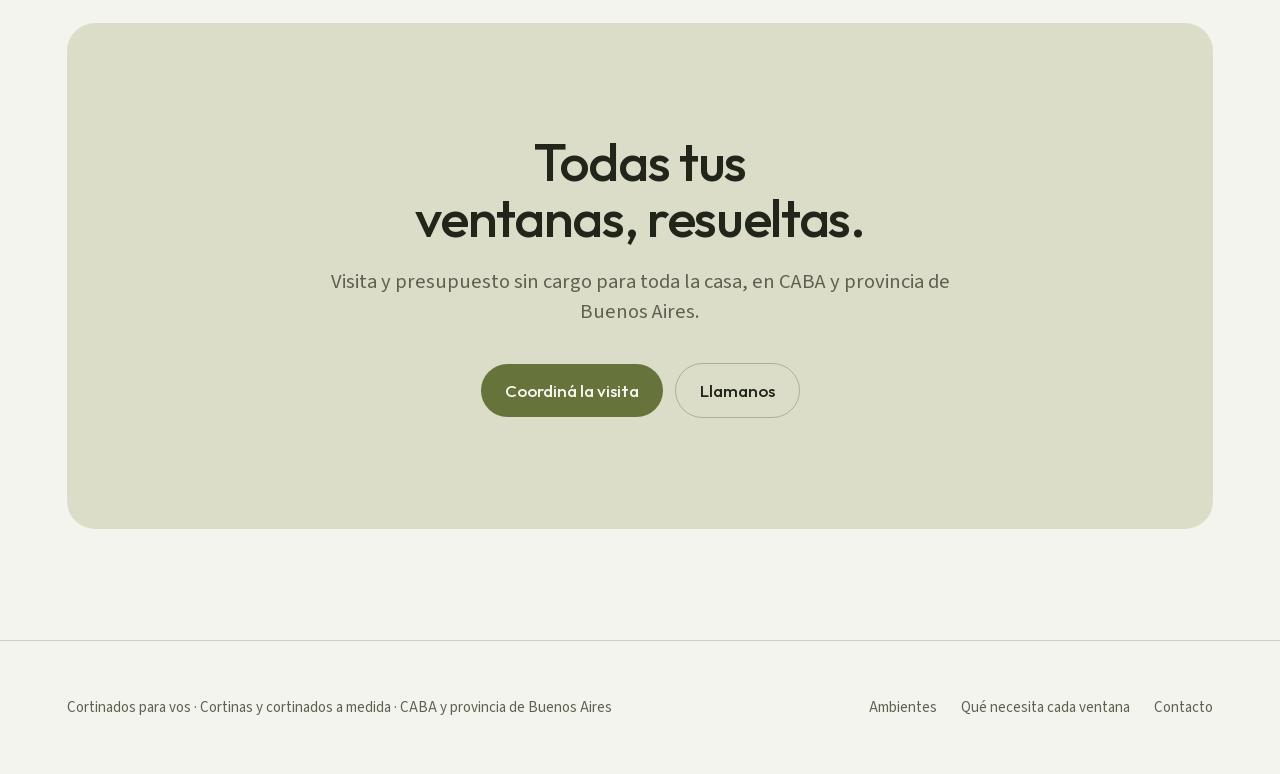
<file: ebaf0c6b00/que-cortina/index.html>
<!doctype html>
<html lang="es-AR">
<head>
  <meta charset="utf-8">
  <meta name="viewport" content="width=device-width, initial-scale=1">
  <meta name="color-scheme" content="light">
  <title>Cortinas para toda la casa, en una sola visita — Cortinados para vos</title>
  <meta name="description" content="Mudanza, obra o renovación: vemos todas las ventanas juntas, te asesoramos ambiente por ambiente y lo instalamos en menos de 1 semana. CABA y provincia de Buenos Aires.">
  <link rel="stylesheet" href="./assets/fonts/fonts.css">
  <link rel="stylesheet" href="./build.css">
<meta name="robots" content="noindex">
<script>
/* A route this preview does not have stops here and says so. */
(function () {
  var note = null, timer = 0;
  document.addEventListener('click', function (event) {
    var link = event.target && event.target.closest && event.target.closest('a[href^="/"]');
    if (!link || link.getAttribute('href').indexOf('//') === 0) return;
    event.preventDefault();
    if (!note) {
      note = document.createElement('div');
      note.setAttribute('role', 'status');
      note.setAttribute('data-showcase-note', '');
      note.textContent = "Disponible en el sitio final";
      note.style.cssText = 'position:fixed;left:50%;bottom:24px;z-index:2147483647;transform:translateX(-50%);max-width:calc(100vw - 32px);padding:10px 14px;border-radius:8px;background:#141414;color:#f2f2f2;font:14px/1.3 system-ui,sans-serif;box-shadow:0 4px 16px rgba(0,0,0,.3);pointer-events:none';
      document.body.appendChild(note);
    }
    note.hidden = false;
    clearTimeout(timer);
    timer = setTimeout(function () { note.hidden = true; }, 2400);
  }, true);
})();
</script>
</head>
<body class="bg-bg font-body text-body text-ink antialiased">
  <svg aria-hidden="true" focusable="false" class="absolute h-0 w-0 overflow-hidden">
    <defs>
<symbol id="win" viewBox="0 0 200 240">
  <rect x="22" y="30" width="156" height="186" class="fill-bg stroke-ink" stroke-width="2"/>
  <rect x="32" y="40" width="136" height="166" class="fill-glass stroke-ink" stroke-width="1.5"/>
  <circle cx="136" cy="80" r="11" class="fill-bg stroke-ink-dim" stroke-width="1.2"/>
  <path d="M33 156 C 70 136, 112 146, 167 126 L167 205 L33 205 Z" class="fill-tint"/>
  <path d="M33 178 C 80 166, 120 174, 167 160" class="fill-none stroke-ink-dim" stroke-width="1"/>
  <line x1="100" y1="40" x2="100" y2="206" class="stroke-ink" stroke-width="1.5"/>
  <rect x="14" y="216" width="172" height="8" class="fill-tint stroke-ink" stroke-width="1.5"/>
</symbol>
<symbol id="f-tela" viewBox="0 0 200 240"><use href="#win" width="200" height="240"/>
  <line x1="8" y1="20" x2="192" y2="20" class="stroke-ink" stroke-width="3" stroke-linecap="round"/>
  <circle cx="7" cy="20" r="4.5" class="fill-ink"/><circle cx="193" cy="20" r="4.5" class="fill-ink"/>
  <path d="M12 22 L66 22 L58 226 L10 226 Z" class="fill-fabric stroke-ink" stroke-width="1.5"/>
  <path d="M22 24 L19 224 M33 24 L29 224 M44 24 L39 224 M55 24 L49 224" class="stroke-ink-dim" stroke-width="1"/>
  <path d="M134 22 L188 22 L190 226 L142 226 Z" class="fill-fabric stroke-ink" stroke-width="1.5"/>
  <path d="M145 24 L151 224 M156 24 L161 224 M167 24 L171 224 M178 24 L181 224" class="stroke-ink-dim" stroke-width="1"/>
</symbol>
<symbol id="f-doble" viewBox="0 0 200 240"><use href="#win" width="200" height="240"/>
  <line x1="8" y1="20" x2="192" y2="20" class="stroke-ink" stroke-width="3" stroke-linecap="round"/>
  <circle cx="7" cy="20" r="4.5" class="fill-ink"/><circle cx="193" cy="20" r="4.5" class="fill-ink"/>
  <rect x="24" y="22" width="152" height="204" class="fill-bg stroke-ink-dim" fill-opacity="0.55" stroke-width="1"/>
  <path d="M36 24 V224 M48 24 V224 M60 24 V224 M72 24 V224 M84 24 V224 M96 24 V224 M108 24 V224 M120 24 V224 M132 24 V224 M144 24 V224 M156 24 V224" class="stroke-ink-dim" stroke-opacity="0.45" stroke-width="0.8"/>
  <path d="M8 22 L58 22 L54 226 L6 226 Z" class="fill-card-deep stroke-ink" stroke-width="1.5"/>
  <path d="M18 24 L16 224 M30 24 L27 224 M42 24 L38 224" class="stroke-deep-line" stroke-width="1.2"/>
  <path d="M142 22 L192 22 L194 226 L146 226 Z" class="fill-card-deep stroke-ink" stroke-width="1.5"/>
  <path d="M156 24 L160 224 M168 24 L171 224 M180 24 L182 224" class="stroke-deep-line" stroke-width="1.2"/>
</symbol>
<symbol id="f-orientales" viewBox="0 0 200 240"><use href="#win" width="200" height="240"/>
  <path d="M8 13 H192 M8 18 H192 M8 23 H192" class="stroke-ink" stroke-width="1.2"/>
  <rect x="24" y="25" width="46" height="194" class="fill-fabric stroke-ink" stroke-width="1.5"/>
  <rect x="58" y="25" width="46" height="194" class="fill-tint stroke-ink" stroke-width="1.5"/>
  <rect x="136" y="25" width="46" height="194" class="fill-fabric stroke-ink" stroke-width="1.5"/>
  <path d="M24 213 H70 M58 215 H104 M136 213 H182" class="stroke-ink" stroke-width="3"/>
</symbol>
<symbol id="f-roller-blackout" viewBox="0 0 200 240"><use href="#win" width="200" height="240"/><rect x="28" y="26" width="144" height="12" class="fill-tint stroke-ink" stroke-width="1.5"/>
  <rect x="34" y="38" width="132" height="128" class="fill-card-deep"/>
  <rect x="31" y="164" width="138" height="6" class="fill-ink"/>
  <path d="M162 38 V196" class="stroke-ink-dim" stroke-width="1"/><circle cx="162" cy="199" r="3" class="fill-ink-dim"/>
</symbol>
<symbol id="f-roller-screen" viewBox="0 0 200 240"><use href="#win" width="200" height="240"/><rect x="28" y="26" width="144" height="12" class="fill-tint stroke-ink" stroke-width="1.5"/>
  <rect x="34" y="38" width="132" height="150" class="fill-card-deep" fill-opacity="0.32"/>
  <path d="M38 38 V188 M44 38 V188 M50 38 V188 M56 38 V188 M62 38 V188 M68 38 V188 M74 38 V188 M80 38 V188 M86 38 V188 M92 38 V188 M98 38 V188 M104 38 V188 M110 38 V188 M116 38 V188 M122 38 V188 M128 38 V188 M134 38 V188 M140 38 V188 M146 38 V188 M152 38 V188 M158 38 V188 M164 38 V188" class="stroke-card-deep" stroke-opacity="0.42" stroke-width="0.8"/>
  <rect x="31" y="186" width="138" height="6" class="fill-ink"/>
</symbol>
<symbol id="f-venecianas" viewBox="0 0 200 240"><use href="#win" width="200" height="240"/>
  <rect x="28" y="28" width="144" height="8" class="fill-tint stroke-ink" stroke-width="1.5"/>
  <path d="M35 44 H165 M35 52 H165 M35 60 H165 M35 68 H165 M35 76 H165 M35 84 H165 M35 92 H165 M35 100 H165 M35 108 H165 M35 116 H165 M35 124 H165 M35 132 H165 M35 140 H165 M35 148 H165 M35 156 H165 M35 164 H165 M35 172 H165 M35 180 H165 M35 188 H165" class="stroke-ink-dim" stroke-width="3" stroke-linecap="round"/>
  <path d="M62 36 V196 M138 36 V196" class="stroke-ink" stroke-width="0.8"/>
  <rect x="32" y="194" width="136" height="5" class="fill-ink-dim"/>
  <path d="M42 36 V120" class="stroke-ink" stroke-width="1.6" stroke-linecap="round"/>
</symbol>
<symbol id="f-woodblind" viewBox="0 0 200 240"><use href="#win" width="200" height="240"/>
  <rect x="26" y="24" width="148" height="13" class="fill-card-deep"/>
  <path d="M35 48 H165 M35 61 H165 M35 74 H165 M35 87 H165 M35 100 H165 M35 113 H165 M35 126 H165 M35 139 H165 M35 152 H165 M35 165 H165 M35 178 H165" class="stroke-wood" stroke-width="7.5"/>
  <rect x="58" y="37" width="9" height="160" class="fill-fabric"/>
  <rect x="133" y="37" width="9" height="160" class="fill-fabric"/>
  <rect x="30" y="190" width="140" height="9" class="fill-card-deep"/>
</symbol>
<symbol id="f-roller-doble" viewBox="0 0 200 240"><use href="#win" width="200" height="240"/>
  <rect x="28" y="22" width="144" height="10" class="fill-tint stroke-ink" stroke-width="1.5"/>
  <rect x="28" y="32" width="144" height="10" class="fill-tint stroke-ink" stroke-width="1.5"/>
  <rect x="34" y="42" width="132" height="146" class="fill-card-deep" fill-opacity="0.32"/>
  <path d="M38 42 V188 M44 42 V188 M50 42 V188 M56 42 V188 M62 42 V188 M68 42 V188 M74 42 V188 M80 42 V188 M86 42 V188 M92 42 V188 M98 42 V188 M104 42 V188 M110 42 V188 M116 42 V188 M122 42 V188 M128 42 V188 M134 42 V188 M140 42 V188 M146 42 V188 M152 42 V188 M158 42 V188 M164 42 V188" class="stroke-card-deep" stroke-opacity="0.42" stroke-width="0.8"/>
  <rect x="31" y="186" width="138" height="6" class="fill-ink"/>
  <rect x="34" y="42" width="132" height="58" class="fill-card-deep"/>
  <rect x="31" y="98" width="138" height="6" class="fill-ink"/>
  <path d="M154 42 V126 M163 42 V196" class="stroke-ink-dim" stroke-width="1"/><circle cx="154" cy="129" r="3" class="fill-ink-dim"/><circle cx="163" cy="199" r="3" class="fill-ink-dim"/>
</symbol>
<symbol id="f-celulares" viewBox="0 0 200 240">
  <!-- a roof light seen from below: the frame runs away from the eye -->
  <path d="M44 26 H156 L188 214 H12 Z" class="fill-bg stroke-ink" stroke-width="2"/>
  <path d="M52 36 H148 L176 204 H24 Z" class="fill-glass stroke-ink" stroke-width="1.5"/>
  <circle cx="118" cy="178" r="10" class="fill-bg stroke-ink-dim" stroke-width="1.2"/>
  <path d="M52 36 H148 L165.3 140 H34.7 Z" class="fill-fabric stroke-ink" stroke-width="1.5"/>
  <path d="M51.7 44 H148.3 M50.3 52 H149.7 M49.0 60 H151.0 M47.7 68 H152.3 M46.3 76 H153.7 M45.0 84 H155.0 M43.7 92 H156.3 M42.3 100 H157.7 M41.0 108 H159.0 M39.7 116 H160.3 M38.3 124 H161.7 M37.0 132 H163.0" class="stroke-ink-dim" stroke-width="1"/>
  <path d="M51.7 47 H148.3 M50.3 55 H149.7 M49.0 63 H151.0 M47.7 71 H152.3 M46.3 79 H153.7 M45.0 87 H155.0 M43.7 95 H156.3 M42.3 103 H157.7 M41.0 111 H159.0 M39.7 119 H160.3 M38.3 127 H161.7 M37.0 135 H163.0" class="stroke-ink-dim" stroke-opacity="0.45" stroke-width="0.8"/>
  <path d="M33.7 141 H166.3" class="stroke-ink" stroke-width="5" stroke-linecap="round"/>
  <path d="M60 36 L33 204 M140 36 L167 204" class="stroke-ink-dim" stroke-width="1" stroke-dasharray="2 3"/>
</symbol>
<symbol id="f-curvos" viewBox="0 0 200 240">
  <!-- a bay of three panes, the side ones turned away, and the rail that follows it -->
  <path d="M22 30 L62 44 L62 206 L22 216 Z" class="fill-bg stroke-ink" stroke-width="2"/>
  <path d="M30 41 L55 50 L55 200 L30 207 Z" class="fill-glass stroke-ink" stroke-width="1.5"/>
  <path d="M178 30 L138 44 L138 206 L178 216 Z" class="fill-bg stroke-ink" stroke-width="2"/>
  <path d="M170 41 L145 50 L145 200 L170 207 Z" class="fill-glass stroke-ink" stroke-width="1.5"/>
  <rect x="62" y="44" width="76" height="162" class="fill-bg stroke-ink" stroke-width="2"/>
  <rect x="70" y="52" width="60" height="146" class="fill-glass stroke-ink" stroke-width="1.5"/>
  <circle cx="112" cy="84" r="9" class="fill-bg stroke-ink-dim" stroke-width="1.2"/>
  <path d="M71 162 C 88 152, 108 158, 129 148 L129 197 L71 197 Z" class="fill-tint"/>
  <path d="M14 216 L62 206 H138 L186 216 V224 H14 Z" class="fill-tint stroke-ink" stroke-width="1.5"/>
  <path d="M8 22 Q100 52 192 22" class="fill-none stroke-accent" stroke-width="3" stroke-linecap="round"/>
  <circle cx="7" cy="22" r="4.5" class="fill-accent"/><circle cx="193" cy="22" r="4.5" class="fill-accent"/>
  <path d="M12 25 L50 34 L46 226 L10 226 Z" class="fill-fabric stroke-ink" stroke-width="1.5"/>
  <path d="M21 27 L18 224 M30 29 L26 224 M40 32 L35 224" class="stroke-ink-dim" stroke-width="1"/>
  <path d="M150 34 L188 25 L190 226 L154 226 Z" class="fill-fabric stroke-ink" stroke-width="1.5"/>
  <path d="M160 32 L165 224 M170 29 L174 224 M179 27 L182 224" class="stroke-ink-dim" stroke-width="1"/>
</symbol>
<symbol id="f-verticales" viewBox="0 0 200 240"><use href="#win" width="200" height="240"/>
  <rect x="24" y="26" width="152" height="8" class="fill-tint stroke-ink" stroke-width="1.5"/>
  <rect x="29" y="34" width="13" height="172" class="fill-bg stroke-ink-dim" stroke-width="1"/>
  <rect x="45" y="34" width="13" height="172" class="fill-fabric stroke-ink-dim" stroke-width="1"/>
  <rect x="61" y="34" width="13" height="172" class="fill-bg stroke-ink-dim" stroke-width="1"/>
  <rect x="77" y="34" width="13" height="172" class="fill-fabric stroke-ink-dim" stroke-width="1"/>
  <rect x="93" y="34" width="13" height="172" class="fill-bg stroke-ink-dim" stroke-width="1"/>
  <rect x="109" y="34" width="13" height="172" class="fill-fabric stroke-ink-dim" stroke-width="1"/>
  <rect x="125" y="34" width="13" height="172" class="fill-bg stroke-ink-dim" stroke-width="1"/>
  <rect x="141" y="34" width="13" height="172" class="fill-fabric stroke-ink-dim" stroke-width="1"/>
  <rect x="157" y="34" width="13" height="172" class="fill-bg stroke-ink-dim" stroke-width="1"/>
  <path d="M30 204 H170" class="stroke-ink-dim" stroke-width="1.2" stroke-dasharray="2 3"/>
</symbol>
    </defs>
  </svg>

  <header data-block="nav" class="sticky top-0 z-30 border-b border-line bg-bg">
    <div class="mx-auto flex h-nav max-w-page items-center justify-between gap-6 px-gutter">
      <a href="#inicio" class="font-display text-lead font-semibold tracking-tight text-ink">Cortinados para vos</a>
      <nav class="hidden items-center gap-1 lg:flex">
          <a href="#ambientes" class="rounded-pill px-3 py-2 text-small text-ink-dim transition-colors hover:text-ink focus-visible:outline-2 focus-visible:outline-offset-2 focus-visible:outline-accent">Ambientes</a>
          <a href="#necesidades" class="rounded-pill px-3 py-2 text-small text-ink-dim transition-colors hover:text-ink focus-visible:outline-2 focus-visible:outline-offset-2 focus-visible:outline-accent">Qué necesita cada ventana</a>
          <!-- <a href="#como-trabajamos" class="rounded-pill px-3 py-2 text-small text-ink-dim transition-colors hover:text-ink focus-visible:outline-2 focus-visible:outline-offset-2 focus-visible:outline-accent">Cómo trabajamos</a> -->
          <a href="#contacto" class="rounded-pill px-3 py-2 text-small text-ink-dim transition-colors hover:text-ink focus-visible:outline-2 focus-visible:outline-offset-2 focus-visible:outline-accent">Contacto</a>
      </nav>
      <a href="/consulta/whatsapp" class="inline-flex items-center justify-center whitespace-nowrap rounded-pill bg-accent px-5 py-2.5 text-small font-display font-medium text-on-accent transition-[background-color,translate] duration-200 hover:bg-accent-hover active:translate-y-px focus-visible:outline-2 focus-visible:outline-offset-3 focus-visible:outline-accent">Coordiná la visita</a>
    </div>
  </header>
  <main>

    <section id="inicio" data-block="hero" class="px-gutter pt-16 md:pt-20">
      <div class="mx-auto flex max-w-page flex-col items-center text-center">
        <p class="text-small font-semibold text-accent">Mudanza, obra o renovación · CABA y Provincia</p>
        <h1 class="mt-6 max-w-[14ch] font-display text-display font-medium text-balance text-ink">Toda la casa, en una sola visita.</h1>
        <p class="mt-6 max-w-measure text-lead text-pretty text-ink-dim">Vemos todas las ventanas juntas, te asesoramos ambiente por ambiente y lo instalamos en menos de 1 semana.</p>
        <div class="mt-9 flex flex-col items-center gap-3 sm:flex-row">
          <a href="/consulta/whatsapp" class="inline-flex items-center justify-center whitespace-nowrap rounded-pill bg-accent px-6 py-3.5 text-body font-display font-medium text-on-accent transition-[background-color,translate] duration-200 hover:bg-accent-hover active:translate-y-px focus-visible:outline-2 focus-visible:outline-offset-3 focus-visible:outline-accent">Coordiná la visita</a>
        </div>
        <figure class="mt-16 w-full max-w-[52rem] md:mt-20" data-reveal="0">
          <svg viewBox="0 0 720 300" class="w-full" aria-hidden="true" focusable="false">
            <line x1="0" y1="292" x2="720" y2="292" class="stroke-line" stroke-width="1.5"/>
            <use href="#f-tela" x="30" y="46" width="200" height="240"/>
            <use href="#f-roller-blackout" x="260" y="46" width="200" height="240"/>
            <use href="#f-venecianas" x="490" y="46" width="200" height="240"/>
            <line x1="22" y1="28" x2="698" y2="28" class="stroke-accent" stroke-width="3" stroke-linecap="round"/>
            <circle cx="20" cy="28" r="5" class="fill-accent"/><circle cx="700" cy="28" r="5" class="fill-accent"/>
            <path d="M130 28 V60 M360 28 V70 M590 28 V72" class="stroke-accent" stroke-width="1.5" stroke-dasharray="2 4"/>
          </svg>
          <figcaption class="mx-auto mt-8 max-w-statement font-display text-lead text-pretty text-ink">Tela para el living, blackout para los cuartos, venecianas para la cocina: elegido junto, con una misma terminación.</figcaption>
        </figure>
      </div>
    </section>

    <section id="necesidades" data-block="product" class="scroll-mt-nav px-gutter py-band">
      <div class="mx-auto max-w-page">
        <div class="mx-auto max-w-statement text-center" data-reveal="0">
          <h2 class="font-display text-section font-medium text-balance text-ink">¿Qué necesita cada ventana?</h2>
          <p class="mx-auto mt-5 max-w-measure text-lead text-pretty text-ink-dim">Elegí lo que buscás y te mostramos qué cortinas lo resuelven.</p>
        </div>
        <div class="sticky top-nav z-20 -mx-gutter mt-10 border-b border-line bg-bg py-3 md:static md:mx-0 md:mt-14 md:border-0 md:py-0">
          <div role="group" aria-label="¿Qué necesita cada ventana?" class="flex snap-x gap-2 overflow-x-auto px-gutter [scrollbar-width:none] md:grid md:grid-cols-4 md:gap-3 md:overflow-visible md:px-0">
            <button type="button" data-need="privacidad" aria-pressed="false" class="group/need flex shrink-0 snap-start flex-col items-start rounded-pill border border-line bg-bg px-5 py-2.5 text-left transition-colors duration-200 hover:border-ink-dim aria-pressed:border-accent aria-pressed:bg-accent focus-visible:outline-2 focus-visible:outline-offset-2 focus-visible:outline-accent md:rounded-card md:px-6 md:py-5">
              <span class="font-display text-body font-medium text-ink group-aria-pressed/need:text-on-accent md:text-family">Privacidad</span>
              <span class="text-label text-ink-dim group-aria-pressed/need:text-on-accent md:mt-1 md:text-small">Que no se vea de afuera.</span>
            </button>
            <button type="button" data-need="oscuridad" aria-pressed="false" class="group/need flex shrink-0 snap-start flex-col items-start rounded-pill border border-line bg-bg px-5 py-2.5 text-left transition-colors duration-200 hover:border-ink-dim aria-pressed:border-accent aria-pressed:bg-accent focus-visible:outline-2 focus-visible:outline-offset-2 focus-visible:outline-accent md:rounded-card md:px-6 md:py-5">
              <span class="font-display text-body font-medium text-ink group-aria-pressed/need:text-on-accent md:text-family">Oscuridad</span>
              <span class="text-label text-ink-dim group-aria-pressed/need:text-on-accent md:mt-1 md:text-small">Dormir de día.</span>
            </button>
            <button type="button" data-need="sol" aria-pressed="false" class="group/need flex shrink-0 snap-start flex-col items-start rounded-pill border border-line bg-bg px-5 py-2.5 text-left transition-colors duration-200 hover:border-ink-dim aria-pressed:border-accent aria-pressed:bg-accent focus-visible:outline-2 focus-visible:outline-offset-2 focus-visible:outline-accent md:rounded-card md:px-6 md:py-5">
              <span class="font-display text-body font-medium text-ink group-aria-pressed/need:text-on-accent md:text-family">Sol</span>
              <span class="text-label text-ink-dim group-aria-pressed/need:text-on-accent md:mt-1 md:text-small">Cortar el calor sin perder la vista.</span>
            </button>
            <button type="button" data-need="decoracion" aria-pressed="false" class="group/need flex shrink-0 snap-start flex-col items-start rounded-pill border border-line bg-bg px-5 py-2.5 text-left transition-colors duration-200 hover:border-ink-dim aria-pressed:border-accent aria-pressed:bg-accent focus-visible:outline-2 focus-visible:outline-offset-2 focus-visible:outline-accent md:rounded-card md:px-6 md:py-5">
              <span class="font-display text-body font-medium text-ink group-aria-pressed/need:text-on-accent md:text-family">Decoración</span>
              <span class="text-label text-ink-dim group-aria-pressed/need:text-on-accent md:mt-1 md:text-small">Vestir el ambiente.</span>
            </button>
          </div>
        </div>
        <div class="mt-10 grid grid-cols-2 gap-x-4 gap-y-12 md:mt-14 md:gap-x-6 lg:grid-cols-4 lg:gap-y-16 xl:grid-cols-5">
          <article data-needs="decoracion privacidad" data-match="all" data-reveal="0" class="group flex flex-col transition-opacity duration-300 ease-out-quint motion-reduce:transition-none data-[match=no]:opacity-30">
            <div data-plate class="rounded-plate bg-tint px-[8%] pt-[8%] pb-[4%] transition-shadow duration-300 motion-reduce:transition-none group-data-[match=yes]:ring-2 group-data-[match=yes]:ring-accent">
              <svg viewBox="0 0 200 240" class="w-full" aria-hidden="true" focusable="false"><use href="#f-tela"/></svg>
            </div>
            <h3 class="mt-5 font-display text-family font-medium text-ink">Cortinas de tela</h3>
            <p class="mt-1.5 text-small text-pretty text-ink-dim">Gasa, tusor o voile; de pared a pared o romanas.</p>
            <ul class="mt-3 mb-5 flex flex-wrap gap-1.5"><li class="rounded-pill border border-line px-2.5 py-0.5 text-label text-ink-dim">Decoración</li><li class="rounded-pill border border-line px-2.5 py-0.5 text-label text-ink-dim">Privacidad</li></ul>
            <div class="mt-auto flex flex-col gap-2 border-t border-line pt-4">
                <div class="flex items-center justify-between gap-3">
                  <span class="text-label text-ink-dim">Oscurece</span>
                  <span role="meter" aria-label="Oscurece" aria-valuemin="0" aria-valuemax="5" aria-valuenow="2" class="flex shrink-0 gap-1"><span class="h-2.5 w-seg rounded-seg bg-accent"></span><span class="h-2.5 w-seg rounded-seg bg-accent"></span><span class="h-2.5 w-seg rounded-seg border border-ghost"></span><span class="h-2.5 w-seg rounded-seg border border-ghost"></span><span class="h-2.5 w-seg rounded-seg border border-ghost"></span></span>
                </div>
                <div class="flex items-center justify-between gap-3">
                  <span class="text-label text-ink-dim">Deja ver afuera</span>
                  <span role="meter" aria-label="Deja ver afuera" aria-valuemin="0" aria-valuemax="5" aria-valuenow="2" class="flex shrink-0 gap-1"><span class="h-2.5 w-seg rounded-seg bg-accent"></span><span class="h-2.5 w-seg rounded-seg bg-accent"></span><span class="h-2.5 w-seg rounded-seg border border-ghost"></span><span class="h-2.5 w-seg rounded-seg border border-ghost"></span><span class="h-2.5 w-seg rounded-seg border border-ghost"></span></span>
                </div>
                <div class="flex items-center justify-between gap-3">
                  <span class="text-label text-ink-dim">Decora</span>
                  <span role="meter" aria-label="Decora" aria-valuemin="0" aria-valuemax="5" aria-valuenow="5" class="flex shrink-0 gap-1"><span class="h-2.5 w-seg rounded-seg bg-accent"></span><span class="h-2.5 w-seg rounded-seg bg-accent"></span><span class="h-2.5 w-seg rounded-seg bg-accent"></span><span class="h-2.5 w-seg rounded-seg bg-accent"></span><span class="h-2.5 w-seg rounded-seg bg-accent"></span></span>
                </div>
            </div>
          </article>
          <article data-needs="oscuridad decoracion privacidad" data-match="all" data-reveal="1" class="group flex flex-col transition-opacity duration-300 ease-out-quint motion-reduce:transition-none data-[match=no]:opacity-30">
            <div data-plate class="rounded-plate bg-tint px-[8%] pt-[8%] pb-[4%] transition-shadow duration-300 motion-reduce:transition-none group-data-[match=yes]:ring-2 group-data-[match=yes]:ring-accent">
              <svg viewBox="0 0 200 240" class="w-full" aria-hidden="true" focusable="false"><use href="#f-doble"/></svg>
            </div>
            <h3 class="mt-5 font-display text-family font-medium text-ink">Doble cortinado</h3>
            <p class="mt-1.5 text-small text-pretty text-ink-dim">Tela decorativa y blackout textil en la misma ventana.</p>
            <ul class="mt-3 mb-5 flex flex-wrap gap-1.5"><li class="rounded-pill border border-line px-2.5 py-0.5 text-label text-ink-dim">Oscuridad</li><li class="rounded-pill border border-line px-2.5 py-0.5 text-label text-ink-dim">Decoración</li><li class="rounded-pill border border-line px-2.5 py-0.5 text-label text-ink-dim">Privacidad</li></ul>
            <div class="mt-auto flex flex-col gap-2 border-t border-line pt-4">
                <div class="flex items-center justify-between gap-3">
                  <span class="text-label text-ink-dim">Oscurece</span>
                  <span role="meter" aria-label="Oscurece" aria-valuemin="0" aria-valuemax="5" aria-valuenow="5" class="flex shrink-0 gap-1"><span class="h-2.5 w-seg rounded-seg bg-accent"></span><span class="h-2.5 w-seg rounded-seg bg-accent"></span><span class="h-2.5 w-seg rounded-seg bg-accent"></span><span class="h-2.5 w-seg rounded-seg bg-accent"></span><span class="h-2.5 w-seg rounded-seg bg-accent"></span></span>
                </div>
                <div class="flex items-center justify-between gap-3">
                  <span class="text-label text-ink-dim">Deja ver afuera</span>
                  <span role="meter" aria-label="Deja ver afuera" aria-valuemin="0" aria-valuemax="5" aria-valuenow="0" class="flex shrink-0 gap-1"><span class="h-2.5 w-seg rounded-seg border border-ghost"></span><span class="h-2.5 w-seg rounded-seg border border-ghost"></span><span class="h-2.5 w-seg rounded-seg border border-ghost"></span><span class="h-2.5 w-seg rounded-seg border border-ghost"></span><span class="h-2.5 w-seg rounded-seg border border-ghost"></span></span>
                </div>
                <div class="flex items-center justify-between gap-3">
                  <span class="text-label text-ink-dim">Decora</span>
                  <span role="meter" aria-label="Decora" aria-valuemin="0" aria-valuemax="5" aria-valuenow="5" class="flex shrink-0 gap-1"><span class="h-2.5 w-seg rounded-seg bg-accent"></span><span class="h-2.5 w-seg rounded-seg bg-accent"></span><span class="h-2.5 w-seg rounded-seg bg-accent"></span><span class="h-2.5 w-seg rounded-seg bg-accent"></span><span class="h-2.5 w-seg rounded-seg bg-accent"></span></span>
                </div>
            </div>
          </article>
          <article data-needs="decoracion sol" data-match="all" data-reveal="2" class="group flex flex-col transition-opacity duration-300 ease-out-quint motion-reduce:transition-none data-[match=no]:opacity-30">
            <div data-plate class="rounded-plate bg-tint px-[8%] pt-[8%] pb-[4%] transition-shadow duration-300 motion-reduce:transition-none group-data-[match=yes]:ring-2 group-data-[match=yes]:ring-accent">
              <svg viewBox="0 0 200 240" class="w-full" aria-hidden="true" focusable="false"><use href="#f-orientales"/></svg>
            </div>
            <h3 class="mt-5 font-display text-family font-medium text-ink">Paneles orientales</h3>
            <p class="mt-1.5 text-small text-pretty text-ink-dim">Paños de tela que corren sobre un riel de varias vías.</p>
            <ul class="mt-3 mb-5 flex flex-wrap gap-1.5"><li class="rounded-pill border border-line px-2.5 py-0.5 text-label text-ink-dim">Decoración</li><li class="rounded-pill border border-line px-2.5 py-0.5 text-label text-ink-dim">Sol</li></ul>
            <div class="mt-auto flex flex-col gap-2 border-t border-line pt-4">
                <div class="flex items-center justify-between gap-3">
                  <span class="text-label text-ink-dim">Oscurece</span>
                  <span role="meter" aria-label="Oscurece" aria-valuemin="0" aria-valuemax="5" aria-valuenow="2" class="flex shrink-0 gap-1"><span class="h-2.5 w-seg rounded-seg bg-accent"></span><span class="h-2.5 w-seg rounded-seg bg-accent"></span><span class="h-2.5 w-seg rounded-seg border border-ghost"></span><span class="h-2.5 w-seg rounded-seg border border-ghost"></span><span class="h-2.5 w-seg rounded-seg border border-ghost"></span></span>
                </div>
                <div class="flex items-center justify-between gap-3">
                  <span class="text-label text-ink-dim">Deja ver afuera</span>
                  <span role="meter" aria-label="Deja ver afuera" aria-valuemin="0" aria-valuemax="5" aria-valuenow="3" class="flex shrink-0 gap-1"><span class="h-2.5 w-seg rounded-seg bg-accent"></span><span class="h-2.5 w-seg rounded-seg bg-accent"></span><span class="h-2.5 w-seg rounded-seg bg-accent"></span><span class="h-2.5 w-seg rounded-seg border border-ghost"></span><span class="h-2.5 w-seg rounded-seg border border-ghost"></span></span>
                </div>
                <div class="flex items-center justify-between gap-3">
                  <span class="text-label text-ink-dim">Decora</span>
                  <span role="meter" aria-label="Decora" aria-valuemin="0" aria-valuemax="5" aria-valuenow="4" class="flex shrink-0 gap-1"><span class="h-2.5 w-seg rounded-seg bg-accent"></span><span class="h-2.5 w-seg rounded-seg bg-accent"></span><span class="h-2.5 w-seg rounded-seg bg-accent"></span><span class="h-2.5 w-seg rounded-seg bg-accent"></span><span class="h-2.5 w-seg rounded-seg border border-ghost"></span></span>
                </div>
            </div>
          </article>
          <article data-needs="oscuridad privacidad" data-match="all" data-reveal="3" class="group flex flex-col transition-opacity duration-300 ease-out-quint motion-reduce:transition-none data-[match=no]:opacity-30">
            <div data-plate class="rounded-plate bg-tint px-[8%] pt-[8%] pb-[4%] transition-shadow duration-300 motion-reduce:transition-none group-data-[match=yes]:ring-2 group-data-[match=yes]:ring-accent">
              <svg viewBox="0 0 200 240" class="w-full" aria-hidden="true" focusable="false"><use href="#f-roller-blackout"/></svg>
            </div>
            <h3 class="mt-5 font-display text-family font-medium text-ink">Roller blackout</h3>
            <p class="mt-1.5 text-small text-pretty text-ink-dim">Oscuridad total, simple y prolijo.</p>
            <ul class="mt-3 mb-5 flex flex-wrap gap-1.5"><li class="rounded-pill border border-line px-2.5 py-0.5 text-label text-ink-dim">Oscuridad</li><li class="rounded-pill border border-line px-2.5 py-0.5 text-label text-ink-dim">Privacidad</li></ul>
            <div class="mt-auto flex flex-col gap-2 border-t border-line pt-4">
                <div class="flex items-center justify-between gap-3">
                  <span class="text-label text-ink-dim">Oscurece</span>
                  <span role="meter" aria-label="Oscurece" aria-valuemin="0" aria-valuemax="5" aria-valuenow="5" class="flex shrink-0 gap-1"><span class="h-2.5 w-seg rounded-seg bg-accent"></span><span class="h-2.5 w-seg rounded-seg bg-accent"></span><span class="h-2.5 w-seg rounded-seg bg-accent"></span><span class="h-2.5 w-seg rounded-seg bg-accent"></span><span class="h-2.5 w-seg rounded-seg bg-accent"></span></span>
                </div>
                <div class="flex items-center justify-between gap-3">
                  <span class="text-label text-ink-dim">Deja ver afuera</span>
                  <span role="meter" aria-label="Deja ver afuera" aria-valuemin="0" aria-valuemax="5" aria-valuenow="0" class="flex shrink-0 gap-1"><span class="h-2.5 w-seg rounded-seg border border-ghost"></span><span class="h-2.5 w-seg rounded-seg border border-ghost"></span><span class="h-2.5 w-seg rounded-seg border border-ghost"></span><span class="h-2.5 w-seg rounded-seg border border-ghost"></span><span class="h-2.5 w-seg rounded-seg border border-ghost"></span></span>
                </div>
                <div class="flex items-center justify-between gap-3">
                  <span class="text-label text-ink-dim">Decora</span>
                  <span role="meter" aria-label="Decora" aria-valuemin="0" aria-valuemax="5" aria-valuenow="2" class="flex shrink-0 gap-1"><span class="h-2.5 w-seg rounded-seg bg-accent"></span><span class="h-2.5 w-seg rounded-seg bg-accent"></span><span class="h-2.5 w-seg rounded-seg border border-ghost"></span><span class="h-2.5 w-seg rounded-seg border border-ghost"></span><span class="h-2.5 w-seg rounded-seg border border-ghost"></span></span>
                </div>
            </div>
          </article>
          <article data-needs="sol" data-match="all" data-reveal="4" class="group flex flex-col transition-opacity duration-300 ease-out-quint motion-reduce:transition-none data-[match=no]:opacity-30">
            <div data-plate class="rounded-plate bg-tint px-[8%] pt-[8%] pb-[4%] transition-shadow duration-300 motion-reduce:transition-none group-data-[match=yes]:ring-2 group-data-[match=yes]:ring-accent">
              <svg viewBox="0 0 200 240" class="w-full" aria-hidden="true" focusable="false"><use href="#f-roller-screen"/></svg>
            </div>
            <h3 class="mt-5 font-display text-family font-medium text-ink">Roller screen</h3>
            <p class="mt-1.5 text-small text-pretty text-ink-dim">Filtra el sol y deja ver afuera.</p>
            <ul class="mt-3 mb-5 flex flex-wrap gap-1.5"><li class="rounded-pill border border-line px-2.5 py-0.5 text-label text-ink-dim">Sol</li></ul>
            <div class="mt-auto flex flex-col gap-2 border-t border-line pt-4">
                <div class="flex items-center justify-between gap-3">
                  <span class="text-label text-ink-dim">Oscurece</span>
                  <span role="meter" aria-label="Oscurece" aria-valuemin="0" aria-valuemax="5" aria-valuenow="2" class="flex shrink-0 gap-1"><span class="h-2.5 w-seg rounded-seg bg-accent"></span><span class="h-2.5 w-seg rounded-seg bg-accent"></span><span class="h-2.5 w-seg rounded-seg border border-ghost"></span><span class="h-2.5 w-seg rounded-seg border border-ghost"></span><span class="h-2.5 w-seg rounded-seg border border-ghost"></span></span>
                </div>
                <div class="flex items-center justify-between gap-3">
                  <span class="text-label text-ink-dim">Deja ver afuera</span>
                  <span role="meter" aria-label="Deja ver afuera" aria-valuemin="0" aria-valuemax="5" aria-valuenow="4" class="flex shrink-0 gap-1"><span class="h-2.5 w-seg rounded-seg bg-accent"></span><span class="h-2.5 w-seg rounded-seg bg-accent"></span><span class="h-2.5 w-seg rounded-seg bg-accent"></span><span class="h-2.5 w-seg rounded-seg bg-accent"></span><span class="h-2.5 w-seg rounded-seg border border-ghost"></span></span>
                </div>
                <div class="flex items-center justify-between gap-3">
                  <span class="text-label text-ink-dim">Decora</span>
                  <span role="meter" aria-label="Decora" aria-valuemin="0" aria-valuemax="5" aria-valuenow="2" class="flex shrink-0 gap-1"><span class="h-2.5 w-seg rounded-seg bg-accent"></span><span class="h-2.5 w-seg rounded-seg bg-accent"></span><span class="h-2.5 w-seg rounded-seg border border-ghost"></span><span class="h-2.5 w-seg rounded-seg border border-ghost"></span><span class="h-2.5 w-seg rounded-seg border border-ghost"></span></span>
                </div>
            </div>
          </article>
          <article data-needs="oscuridad sol privacidad" data-match="all" data-reveal="0" class="group flex flex-col transition-opacity duration-300 ease-out-quint motion-reduce:transition-none data-[match=no]:opacity-30">
            <div data-plate class="rounded-plate bg-tint px-[8%] pt-[8%] pb-[4%] transition-shadow duration-300 motion-reduce:transition-none group-data-[match=yes]:ring-2 group-data-[match=yes]:ring-accent">
              <svg viewBox="0 0 200 240" class="w-full" aria-hidden="true" focusable="false"><use href="#f-roller-doble"/></svg>
            </div>
            <h3 class="mt-5 font-display text-family font-medium text-ink">Roller doble</h3>
            <p class="mt-1.5 text-small text-pretty text-ink-dim">Blackout y screen en la misma ventana: de día filtra, de noche oscurece.</p>
            <ul class="mt-3 mb-5 flex flex-wrap gap-1.5"><li class="rounded-pill border border-line px-2.5 py-0.5 text-label text-ink-dim">Oscuridad</li><li class="rounded-pill border border-line px-2.5 py-0.5 text-label text-ink-dim">Sol</li><li class="rounded-pill border border-line px-2.5 py-0.5 text-label text-ink-dim">Privacidad</li></ul>
            <div class="mt-auto flex flex-col gap-2 border-t border-line pt-4">
                <div class="flex items-center justify-between gap-3">
                  <span class="text-label text-ink-dim">Oscurece</span>
                  <span role="meter" aria-label="Oscurece" aria-valuemin="0" aria-valuemax="5" aria-valuenow="5" class="flex shrink-0 gap-1"><span class="h-2.5 w-seg rounded-seg bg-accent"></span><span class="h-2.5 w-seg rounded-seg bg-accent"></span><span class="h-2.5 w-seg rounded-seg bg-accent"></span><span class="h-2.5 w-seg rounded-seg bg-accent"></span><span class="h-2.5 w-seg rounded-seg bg-accent"></span></span>
                </div>
                <div class="flex items-center justify-between gap-3">
                  <span class="text-label text-ink-dim">Deja ver afuera</span>
                  <span role="meter" aria-label="Deja ver afuera" aria-valuemin="0" aria-valuemax="5" aria-valuenow="4" class="flex shrink-0 gap-1"><span class="h-2.5 w-seg rounded-seg bg-accent"></span><span class="h-2.5 w-seg rounded-seg bg-accent"></span><span class="h-2.5 w-seg rounded-seg bg-accent"></span><span class="h-2.5 w-seg rounded-seg bg-accent"></span><span class="h-2.5 w-seg rounded-seg border border-ghost"></span></span>
                </div>
                <div class="flex items-center justify-between gap-3">
                  <span class="text-label text-ink-dim">Decora</span>
                  <span role="meter" aria-label="Decora" aria-valuemin="0" aria-valuemax="5" aria-valuenow="2" class="flex shrink-0 gap-1"><span class="h-2.5 w-seg rounded-seg bg-accent"></span><span class="h-2.5 w-seg rounded-seg bg-accent"></span><span class="h-2.5 w-seg rounded-seg border border-ghost"></span><span class="h-2.5 w-seg rounded-seg border border-ghost"></span><span class="h-2.5 w-seg rounded-seg border border-ghost"></span></span>
                </div>
            </div>
          </article>
          <article data-needs="sol privacidad" data-match="all" data-reveal="1" class="group flex flex-col transition-opacity duration-300 ease-out-quint motion-reduce:transition-none data-[match=no]:opacity-30">
            <div data-plate class="rounded-plate bg-tint px-[8%] pt-[8%] pb-[4%] transition-shadow duration-300 motion-reduce:transition-none group-data-[match=yes]:ring-2 group-data-[match=yes]:ring-accent">
              <svg viewBox="0 0 200 240" class="w-full" aria-hidden="true" focusable="false"><use href="#f-venecianas"/></svg>
            </div>
            <h3 class="mt-5 font-display text-family font-medium text-ink">Venecianas de aluminio</h3>
            <p class="mt-1.5 text-small text-pretty text-ink-dim">Láminas de 15 o 25 mm en varios colores; también cromáticas tensionadas.</p>
            <ul class="mt-3 mb-5 flex flex-wrap gap-1.5"><li class="rounded-pill border border-line px-2.5 py-0.5 text-label text-ink-dim">Sol</li><li class="rounded-pill border border-line px-2.5 py-0.5 text-label text-ink-dim">Privacidad</li></ul>
            <div class="mt-auto flex flex-col gap-2 border-t border-line pt-4">
                <div class="flex items-center justify-between gap-3">
                  <span class="text-label text-ink-dim">Oscurece</span>
                  <span role="meter" aria-label="Oscurece" aria-valuemin="0" aria-valuemax="5" aria-valuenow="3" class="flex shrink-0 gap-1"><span class="h-2.5 w-seg rounded-seg bg-accent"></span><span class="h-2.5 w-seg rounded-seg bg-accent"></span><span class="h-2.5 w-seg rounded-seg bg-accent"></span><span class="h-2.5 w-seg rounded-seg border border-ghost"></span><span class="h-2.5 w-seg rounded-seg border border-ghost"></span></span>
                </div>
                <div class="flex items-center justify-between gap-3">
                  <span class="text-label text-ink-dim">Deja ver afuera</span>
                  <span role="meter" aria-label="Deja ver afuera" aria-valuemin="0" aria-valuemax="5" aria-valuenow="3" class="flex shrink-0 gap-1"><span class="h-2.5 w-seg rounded-seg bg-accent"></span><span class="h-2.5 w-seg rounded-seg bg-accent"></span><span class="h-2.5 w-seg rounded-seg bg-accent"></span><span class="h-2.5 w-seg rounded-seg border border-ghost"></span><span class="h-2.5 w-seg rounded-seg border border-ghost"></span></span>
                </div>
                <div class="flex items-center justify-between gap-3">
                  <span class="text-label text-ink-dim">Decora</span>
                  <span role="meter" aria-label="Decora" aria-valuemin="0" aria-valuemax="5" aria-valuenow="2" class="flex shrink-0 gap-1"><span class="h-2.5 w-seg rounded-seg bg-accent"></span><span class="h-2.5 w-seg rounded-seg bg-accent"></span><span class="h-2.5 w-seg rounded-seg border border-ghost"></span><span class="h-2.5 w-seg rounded-seg border border-ghost"></span><span class="h-2.5 w-seg rounded-seg border border-ghost"></span></span>
                </div>
            </div>
          </article>
          <article data-needs="decoracion sol" data-match="all" data-reveal="2" class="group flex flex-col transition-opacity duration-300 ease-out-quint motion-reduce:transition-none data-[match=no]:opacity-30">
            <div data-plate class="rounded-plate bg-tint px-[8%] pt-[8%] pb-[4%] transition-shadow duration-300 motion-reduce:transition-none group-data-[match=yes]:ring-2 group-data-[match=yes]:ring-accent">
              <svg viewBox="0 0 200 240" class="w-full" aria-hidden="true" focusable="false"><use href="#f-woodblind"/></svg>
            </div>
            <h3 class="mt-5 font-display text-family font-medium text-ink">Woodblind</h3>
            <p class="mt-1.5 text-small text-pretty text-ink-dim">La veneciana de madera.</p>
            <ul class="mt-3 mb-5 flex flex-wrap gap-1.5"><li class="rounded-pill border border-line px-2.5 py-0.5 text-label text-ink-dim">Decoración</li><li class="rounded-pill border border-line px-2.5 py-0.5 text-label text-ink-dim">Sol</li></ul>
            <div class="mt-auto flex flex-col gap-2 border-t border-line pt-4">
                <div class="flex items-center justify-between gap-3">
                  <span class="text-label text-ink-dim">Oscurece</span>
                  <span role="meter" aria-label="Oscurece" aria-valuemin="0" aria-valuemax="5" aria-valuenow="3" class="flex shrink-0 gap-1"><span class="h-2.5 w-seg rounded-seg bg-accent"></span><span class="h-2.5 w-seg rounded-seg bg-accent"></span><span class="h-2.5 w-seg rounded-seg bg-accent"></span><span class="h-2.5 w-seg rounded-seg border border-ghost"></span><span class="h-2.5 w-seg rounded-seg border border-ghost"></span></span>
                </div>
                <div class="flex items-center justify-between gap-3">
                  <span class="text-label text-ink-dim">Deja ver afuera</span>
                  <span role="meter" aria-label="Deja ver afuera" aria-valuemin="0" aria-valuemax="5" aria-valuenow="3" class="flex shrink-0 gap-1"><span class="h-2.5 w-seg rounded-seg bg-accent"></span><span class="h-2.5 w-seg rounded-seg bg-accent"></span><span class="h-2.5 w-seg rounded-seg bg-accent"></span><span class="h-2.5 w-seg rounded-seg border border-ghost"></span><span class="h-2.5 w-seg rounded-seg border border-ghost"></span></span>
                </div>
                <div class="flex items-center justify-between gap-3">
                  <span class="text-label text-ink-dim">Decora</span>
                  <span role="meter" aria-label="Decora" aria-valuemin="0" aria-valuemax="5" aria-valuenow="4" class="flex shrink-0 gap-1"><span class="h-2.5 w-seg rounded-seg bg-accent"></span><span class="h-2.5 w-seg rounded-seg bg-accent"></span><span class="h-2.5 w-seg rounded-seg bg-accent"></span><span class="h-2.5 w-seg rounded-seg bg-accent"></span><span class="h-2.5 w-seg rounded-seg border border-ghost"></span></span>
                </div>
            </div>
          </article>
          <article data-needs="sol privacidad" data-match="all" data-reveal="3" class="group flex flex-col transition-opacity duration-300 ease-out-quint motion-reduce:transition-none data-[match=no]:opacity-30">
            <div data-plate class="rounded-plate bg-tint px-[8%] pt-[8%] pb-[4%] transition-shadow duration-300 motion-reduce:transition-none group-data-[match=yes]:ring-2 group-data-[match=yes]:ring-accent">
              <svg viewBox="0 0 200 240" class="w-full" aria-hidden="true" focusable="false"><use href="#f-verticales"/></svg>
            </div>
            <h3 class="mt-5 font-display text-family font-medium text-ink">Bandas verticales</h3>
            <p class="mt-1.5 text-small text-pretty text-ink-dim">Para ventanales y paños grandes.</p>
            <ul class="mt-3 mb-5 flex flex-wrap gap-1.5"><li class="rounded-pill border border-line px-2.5 py-0.5 text-label text-ink-dim">Sol</li><li class="rounded-pill border border-line px-2.5 py-0.5 text-label text-ink-dim">Privacidad</li></ul>
            <div class="mt-auto flex flex-col gap-2 border-t border-line pt-4">
                <div class="flex items-center justify-between gap-3">
                  <span class="text-label text-ink-dim">Oscurece</span>
                  <span role="meter" aria-label="Oscurece" aria-valuemin="0" aria-valuemax="5" aria-valuenow="3" class="flex shrink-0 gap-1"><span class="h-2.5 w-seg rounded-seg bg-accent"></span><span class="h-2.5 w-seg rounded-seg bg-accent"></span><span class="h-2.5 w-seg rounded-seg bg-accent"></span><span class="h-2.5 w-seg rounded-seg border border-ghost"></span><span class="h-2.5 w-seg rounded-seg border border-ghost"></span></span>
                </div>
                <div class="flex items-center justify-between gap-3">
                  <span class="text-label text-ink-dim">Deja ver afuera</span>
                  <span role="meter" aria-label="Deja ver afuera" aria-valuemin="0" aria-valuemax="5" aria-valuenow="3" class="flex shrink-0 gap-1"><span class="h-2.5 w-seg rounded-seg bg-accent"></span><span class="h-2.5 w-seg rounded-seg bg-accent"></span><span class="h-2.5 w-seg rounded-seg bg-accent"></span><span class="h-2.5 w-seg rounded-seg border border-ghost"></span><span class="h-2.5 w-seg rounded-seg border border-ghost"></span></span>
                </div>
                <div class="flex items-center justify-between gap-3">
                  <span class="text-label text-ink-dim">Decora</span>
                  <span role="meter" aria-label="Decora" aria-valuemin="0" aria-valuemax="5" aria-valuenow="2" class="flex shrink-0 gap-1"><span class="h-2.5 w-seg rounded-seg bg-accent"></span><span class="h-2.5 w-seg rounded-seg bg-accent"></span><span class="h-2.5 w-seg rounded-seg border border-ghost"></span><span class="h-2.5 w-seg rounded-seg border border-ghost"></span><span class="h-2.5 w-seg rounded-seg border border-ghost"></span></span>
                </div>
            </div>
          </article>
          <article data-needs="sol oscuridad" data-match="all" data-reveal="4" class="group flex flex-col transition-opacity duration-300 ease-out-quint motion-reduce:transition-none data-[match=no]:opacity-30">
            <div data-plate class="rounded-plate bg-tint px-[8%] pt-[8%] pb-[4%] transition-shadow duration-300 motion-reduce:transition-none group-data-[match=yes]:ring-2 group-data-[match=yes]:ring-accent">
              <svg viewBox="0 0 200 240" class="w-full" aria-hidden="true" focusable="false"><use href="#f-celulares"/></svg>
            </div>
            <h3 class="mt-5 font-display text-family font-medium text-ink">Cortinas celulares</h3>
            <p class="mt-1.5 text-small text-pretty text-ink-dim">Para techos vidriados y claraboyas.</p>
            <ul class="mt-3 mb-5 flex flex-wrap gap-1.5"><li class="rounded-pill border border-line px-2.5 py-0.5 text-label text-ink-dim">Sol</li><li class="rounded-pill border border-line px-2.5 py-0.5 text-label text-ink-dim">Oscuridad</li></ul>
            <div class="mt-auto flex flex-col gap-2 border-t border-line pt-4">
                <div class="flex items-center justify-between gap-3">
                  <span class="text-label text-ink-dim">Oscurece</span>
                  <span role="meter" aria-label="Oscurece" aria-valuemin="0" aria-valuemax="5" aria-valuenow="3" class="flex shrink-0 gap-1"><span class="h-2.5 w-seg rounded-seg bg-accent"></span><span class="h-2.5 w-seg rounded-seg bg-accent"></span><span class="h-2.5 w-seg rounded-seg bg-accent"></span><span class="h-2.5 w-seg rounded-seg border border-ghost"></span><span class="h-2.5 w-seg rounded-seg border border-ghost"></span></span>
                </div>
                <div class="flex items-center justify-between gap-3">
                  <span class="text-label text-ink-dim">Deja ver afuera</span>
                  <span role="meter" aria-label="Deja ver afuera" aria-valuemin="0" aria-valuemax="5" aria-valuenow="1" class="flex shrink-0 gap-1"><span class="h-2.5 w-seg rounded-seg bg-accent"></span><span class="h-2.5 w-seg rounded-seg border border-ghost"></span><span class="h-2.5 w-seg rounded-seg border border-ghost"></span><span class="h-2.5 w-seg rounded-seg border border-ghost"></span><span class="h-2.5 w-seg rounded-seg border border-ghost"></span></span>
                </div>
                <div class="flex items-center justify-between gap-3">
                  <span class="text-label text-ink-dim">Decora</span>
                  <span role="meter" aria-label="Decora" aria-valuemin="0" aria-valuemax="5" aria-valuenow="2" class="flex shrink-0 gap-1"><span class="h-2.5 w-seg rounded-seg bg-accent"></span><span class="h-2.5 w-seg rounded-seg bg-accent"></span><span class="h-2.5 w-seg rounded-seg border border-ghost"></span><span class="h-2.5 w-seg rounded-seg border border-ghost"></span><span class="h-2.5 w-seg rounded-seg border border-ghost"></span></span>
                </div>
            </div>
          </article>
        </div>
      </div>
    </section>

    <section id="ambientes" data-block="spec" class="scroll-mt-nav border-t border-line px-gutter pt-band">
      <div class="mx-auto grid max-w-page gap-10 lg:grid-cols-[minmax(0,1fr)_minmax(0,2.2fr)] lg:gap-16">
        <div class="lg:sticky lg:top-[calc(var(--spacing-nav)+2.5rem)] lg:self-start" data-reveal="0">
          <h2 class="font-display text-section font-medium text-balance text-ink">Ambiente por ambiente</h2>
          <div class="mt-8 flex items-center gap-4">
            <svg viewBox="0 0 120 20" class="w-28 shrink-0" aria-hidden="true" focusable="false"><line x1="6" y1="10" x2="114" y2="10" class="stroke-accent" stroke-width="3" stroke-linecap="round"/><circle cx="5" cy="10" r="4.5" class="fill-accent"/><circle cx="115" cy="10" r="4.5" class="fill-accent"/></svg>
            <svg viewBox="0 0 120 30" class="w-28 shrink-0" aria-hidden="true" focusable="false"><path d="M6 8 Q60 34 114 8" class="fill-none stroke-accent" stroke-width="3" stroke-linecap="round"/><circle cx="5" cy="8" r="4.5" class="fill-accent"/><circle cx="115" cy="8" r="4.5" class="fill-accent"/></svg>
          </div>
          <p class="mt-4 max-w-[28ch] text-body text-pretty text-ink-dim">Rieles y barrales rectos o curvos, simples o dobles, con una misma terminación en toda la casa.</p>
        </div>
        <ul class="divide-y divide-line border-y border-line">
            <li class="grid grid-cols-[3.5rem_1fr] items-start gap-x-5 gap-y-3 py-6 md:grid-cols-[4rem_minmax(0,1fr)_minmax(0,1fr)_auto] md:items-center md:gap-x-8" data-reveal="0">
              <svg viewBox="0 0 200 240" role="img" aria-label="Living con cortinas de tela de pared a pared" class="w-full" focusable="false"><use href="#f-tela"/></svg>
              <div>
                <h3 class="font-display text-family font-medium text-ink">Living</h3>
                <p class="mt-1 text-small text-pretty text-ink-dim">Cortinas de tela de pared a pared o paneles orientales.</p>
              </div>
              <ul class="col-start-2 flex flex-wrap gap-1.5 md:col-start-auto"><li class="rounded-pill bg-tint px-3 py-1 text-label text-ink">Cortinas de tela</li><li class="rounded-pill bg-tint px-3 py-1 text-label text-ink">Paneles orientales</li></ul>
              <span class="hidden font-display text-ghost font-semibold tracking-tight text-ghost md:block">TELA</span>
            </li>
            <li class="grid grid-cols-[3.5rem_1fr] items-start gap-x-5 gap-y-3 py-6 md:grid-cols-[4rem_minmax(0,1fr)_minmax(0,1fr)_auto] md:items-center md:gap-x-8" data-reveal="1">
              <svg viewBox="0 0 200 240" role="img" aria-label="Dormitorio con roller blackout bajo" class="w-full" focusable="false"><use href="#f-roller-blackout"/></svg>
              <div>
                <h3 class="font-display text-family font-medium text-ink">Dormitorios</h3>
                <p class="mt-1 text-small text-pretty text-ink-dim">Roller blackout, roller doble o doble cortinado, para dormir de día.</p>
              </div>
              <ul class="col-start-2 flex flex-wrap gap-1.5 md:col-start-auto"><li class="rounded-pill bg-tint px-3 py-1 text-label text-ink">Roller blackout</li><li class="rounded-pill bg-tint px-3 py-1 text-label text-ink">Roller doble</li><li class="rounded-pill bg-tint px-3 py-1 text-label text-ink">Doble cortinado</li></ul>
              <span class="hidden font-display text-ghost font-semibold tracking-tight text-ghost md:block">BLACKOUT</span>
            </li>
            <li class="grid grid-cols-[3.5rem_1fr] items-start gap-x-5 gap-y-3 py-6 md:grid-cols-[4rem_minmax(0,1fr)_minmax(0,1fr)_auto] md:items-center md:gap-x-8" data-reveal="2">
              <svg viewBox="0 0 200 240" role="img" aria-label="Cocina con venecianas de aluminio" class="w-full" focusable="false"><use href="#f-venecianas"/></svg>
              <div>
                <h3 class="font-display text-family font-medium text-ink">Cocina y baño</h3>
                <p class="mt-1 text-small text-pretty text-ink-dim">Venecianas de aluminio o roller screen: fáciles de limpiar.</p>
              </div>
              <ul class="col-start-2 flex flex-wrap gap-1.5 md:col-start-auto"><li class="rounded-pill bg-tint px-3 py-1 text-label text-ink">Venecianas de aluminio</li><li class="rounded-pill bg-tint px-3 py-1 text-label text-ink">Roller screen</li></ul>
              <span class="hidden font-display text-ghost font-semibold tracking-tight text-ghost md:block">VENECIANAS</span>
            </li>
            <li class="grid grid-cols-[3.5rem_1fr] items-start gap-x-5 gap-y-3 py-6 md:grid-cols-[4rem_minmax(0,1fr)_minmax(0,1fr)_auto] md:items-center md:gap-x-8" data-reveal="0">
              <svg viewBox="0 0 200 240" role="img" aria-label="Estudio con roller screen y vista al exterior" class="w-full" focusable="false"><use href="#f-roller-screen"/></svg>
              <div>
                <h3 class="font-display text-family font-medium text-ink">Estudio</h3>
                <p class="mt-1 text-small text-pretty text-ink-dim">Roller screen o woodblind, para trabajar sin reflejos.</p>
              </div>
              <ul class="col-start-2 flex flex-wrap gap-1.5 md:col-start-auto"><li class="rounded-pill bg-tint px-3 py-1 text-label text-ink">Roller screen</li><li class="rounded-pill bg-tint px-3 py-1 text-label text-ink">Woodblind</li></ul>
              <span class="hidden font-display text-ghost font-semibold tracking-tight text-ghost md:block">SCREEN</span>
            </li>
            <li class="grid grid-cols-[3.5rem_1fr] items-start gap-x-5 gap-y-3 py-6 md:grid-cols-[4rem_minmax(0,1fr)_minmax(0,1fr)_auto] md:items-center md:gap-x-8" data-reveal="1">
              <svg viewBox="0 0 200 240" role="img" aria-label="Ventanal con bandas verticales" class="w-full" focusable="false"><use href="#f-verticales"/></svg>
              <div>
                <h3 class="font-display text-family font-medium text-ink">Ventanales</h3>
                <p class="mt-1 text-small text-pretty text-ink-dim">Bandas verticales o roller, para paños grandes.</p>
              </div>
              <ul class="col-start-2 flex flex-wrap gap-1.5 md:col-start-auto"><li class="rounded-pill bg-tint px-3 py-1 text-label text-ink">Bandas verticales</li><li class="rounded-pill bg-tint px-3 py-1 text-label text-ink">Roller screen</li></ul>
              <span class="hidden font-display text-ghost font-semibold tracking-tight text-ghost md:block">VERTICALES</span>
            </li>
            <li class="grid grid-cols-[3.5rem_1fr] items-start gap-x-5 gap-y-3 py-6 md:grid-cols-[4rem_minmax(0,1fr)_minmax(0,1fr)_auto] md:items-center md:gap-x-8" data-reveal="2">
              <svg viewBox="0 0 200 240" role="img" aria-label="Ventanal curvo con riel curvo y cortinas de tela" class="w-full" focusable="false"><use href="#f-curvos"/></svg>
              <div>
                <h3 class="font-display text-family font-medium text-ink">Ventanales curvos o en esquina</h3>
                <p class="mt-1 text-small text-pretty text-ink-dim">Riel o barral curvo, a la medida: la cortina sigue el ventanal.</p>
              </div>
              <ul class="col-start-2 flex flex-wrap gap-1.5 md:col-start-auto"><li class="rounded-pill bg-tint px-3 py-1 text-label text-ink">Rieles y barrales curvos</li><li class="rounded-pill bg-tint px-3 py-1 text-label text-ink">Cortinas de tela</li></ul>
              <span class="hidden font-display text-ghost font-semibold tracking-tight text-ghost md:block">CURVOS</span>
            </li>
            <li class="grid grid-cols-[3.5rem_1fr] items-start gap-x-5 gap-y-3 py-6 md:grid-cols-[4rem_minmax(0,1fr)_minmax(0,1fr)_auto] md:items-center md:gap-x-8" data-reveal="0">
              <svg viewBox="0 0 200 240" role="img" aria-label="Claraboya con una cortina celular" class="w-full" focusable="false"><use href="#f-celulares"/></svg>
              <div>
                <h3 class="font-display text-family font-medium text-ink">Techos vidriados y claraboyas</h3>
                <p class="mt-1 text-small text-pretty text-ink-dim">Cortinas celulares que filtran el sol que entra por el techo.</p>
              </div>
              <ul class="col-start-2 flex flex-wrap gap-1.5 md:col-start-auto"><li class="rounded-pill bg-tint px-3 py-1 text-label text-ink">Cortinas celulares</li></ul>
              <span class="hidden font-display text-ghost font-semibold tracking-tight text-ghost md:block">CELULARES</span>
            </li>
        </ul>
      </div>
    </section>

    <section data-block="feature" class="px-gutter pt-band">
      <div class="mx-auto max-w-page">
        <h2 class="max-w-[20ch] font-display text-section font-medium text-balance text-ink" data-reveal="0">Un equipo, de la visita a la posventa</h2>
        <div class="mt-12 grid gap-4 md:grid-cols-4 md:gap-5">
          <article class="flex flex-col justify-between gap-10 rounded-card bg-tint p-card md:col-span-2" data-reveal="0">
            <svg viewBox="0 0 360 200" class="w-full max-w-sm" aria-hidden="true" focusable="false">
              <rect x="20" y="16" width="320" height="168" class="fill-bg stroke-ink" stroke-width="2"/>
              <path d="M140 16 V110 M140 140 V184 M20 100 H110 M240 16 V70 M240 100 V184 M240 100 H340" class="stroke-ink" stroke-width="1.5"/>
              <path d="M44 16 H96 M170 16 H220 M268 16 H318 M340 40 V82 M340 124 V166 M60 184 H120 M180 184 H222 M20 130 V170" class="stroke-accent" stroke-width="6"/>
              <g class="fill-accent">
                <circle cx="70" cy="34" r="4"/><circle cx="195" cy="34" r="4"/><circle cx="293" cy="34" r="4"/><circle cx="322" cy="61" r="4"/><circle cx="322" cy="145" r="4"/><circle cx="90" cy="166" r="4"/><circle cx="201" cy="166" r="4"/><circle cx="38" cy="150" r="4"/>
              </g>
            </svg>
            <div>
              <h3 class="font-display text-family font-medium text-ink">Una visita</h3>
              <p class="mt-2 max-w-[34ch] text-body text-pretty text-ink-dim">Medimos todas las ventanas de la casa, con el muestrario.</p>
            </div>
          </article>
          <article class="flex flex-col justify-between gap-10 rounded-card bg-card-deep p-card" data-reveal="1">
            <svg viewBox="0 0 120 120" class="w-28" aria-hidden="true" focusable="false">
              <rect x="22" y="8" width="76" height="104" class="fill-none stroke-on-accent" stroke-width="1.8"/>
              <path d="M34 30 H70 M34 46 H86 M34 58 H80 M34 70 H86 M34 82 H76" class="stroke-on-deep-dim" stroke-width="1.6"/>
              <path d="M34 98 H86" class="stroke-on-accent" stroke-width="2.5"/>
            </svg>
            <div>
              <h3 class="font-display text-family font-medium text-on-accent">Un presupuesto</h3>
              <p class="mt-2 text-body text-pretty text-on-deep-dim">Por escrito, ambiente por ambiente.</p>
            </div>
          </article>
          <article class="flex flex-col justify-between gap-10 rounded-card bg-card-deep p-card" data-reveal="2">
            <svg viewBox="0 0 120 120" class="w-28" aria-hidden="true" focusable="false">
              <path d="M14 60 H106" class="stroke-on-deep-dim" stroke-width="1.6" stroke-dasharray="3 5"/>
              <circle cx="20" cy="60" r="9" class="fill-card-deep stroke-on-deep-dim" stroke-width="1.6"/>
              <circle cx="60" cy="60" r="9" class="fill-card-deep stroke-on-deep-dim" stroke-width="1.6"/>
              <circle cx="100" cy="60" r="9" class="fill-card-deep stroke-on-deep-dim" stroke-width="1.6"/>
              <circle cx="60" cy="60" r="26" class="fill-none stroke-on-accent" stroke-width="2"/>
            </svg>
            <div>
              <h3 class="font-display text-family font-medium text-on-accent">Un contacto</h3>
              <p class="mt-2 text-body text-pretty text-on-deep-dim">El mismo equipo instala y te sigue acompañando después de la entrega.</p>
            </div>
          </article>
        </div>
      </div>
    </section>

    <!-- Off the page 2026-11-04, kept to bring back: see the open questions in client.json.
    <section id="como-trabajamos" data-block="process" class="scroll-mt-nav px-gutter py-band">
      <div class="mx-auto max-w-page">
        <h2 class="font-display text-section font-medium text-balance text-ink" data-reveal="0">Cómo trabajamos</h2>
        <div class="mt-12 grid gap-4 sm:grid-cols-2 md:gap-5 lg:grid-cols-4">
          <article class="flex flex-col gap-12 rounded-card bg-card-deep p-card" data-reveal="0">
            <span class="font-display text-numeral font-light text-on-deep-dim">01</span>
            <div>
              <h3 class="font-display text-family font-medium text-on-accent">Escribinos</h3>
              <p class="mt-2 text-body text-pretty text-on-deep-dim">Contanos qué ambientes y en qué zona.</p>
            </div>
          </article>
          <article class="flex flex-col gap-12 rounded-card bg-tint p-card" data-reveal="1">
            <span class="font-display text-numeral font-light text-ink-dim">02</span>
            <div>
              <h3 class="font-display text-family font-medium text-ink">Visita</h3>
              <p class="mt-2 text-body text-pretty text-ink-dim">Medimos todo y elegís con el muestrario.</p>
            </div>
          </article>
          <article class="flex flex-col gap-12 rounded-card bg-card-deep p-card" data-reveal="2">
            <span class="font-display text-numeral font-light text-on-deep-dim">03</span>
            <div>
              <h3 class="font-display text-family font-medium text-on-accent">Presupuesto</h3>
              <p class="mt-2 text-body text-pretty text-on-deep-dim">Uno solo, para toda la casa.</p>
            </div>
          </article>
          <article class="flex flex-col gap-12 rounded-card bg-tint p-card" data-reveal="3">
            <span class="font-display text-numeral font-light text-ink-dim">04</span>
            <div>
              <h3 class="font-display text-family font-medium text-ink">Instalación</h3>
              <p class="mt-2 text-body text-pretty text-ink-dim">Coordinada, y con un solo contacto de posventa.</p>
            </div>
          </article>
        </div>
      </div>
    </section>
    -->

    <section data-block="proof" class="border-t border-line px-gutter py-band">
      <div class="mx-auto grid max-w-page gap-12 lg:grid-cols-[minmax(0,1fr)_minmax(0,2fr)] lg:gap-16">
        <div data-reveal="0">
          <p class="max-w-[12ch] font-display text-section font-medium text-balance text-ink">Más de 40 años en el rubro</p>
          <h2 class="mt-8 font-display text-family font-medium text-ink-dim">Trabajos</h2>
        </div>
        <div class="grid grid-cols-2 gap-x-4 gap-y-8 md:grid-cols-4 md:gap-x-5">
          <figure class="flex flex-col" data-reveal="0">
            <div class="rounded-plate bg-tint p-[10%]"><svg viewBox="0 0 200 220" class="w-full" aria-hidden="true" focusable="false"><rect x="50" y="10" width="100" height="196" class="fill-glass stroke-ink" stroke-width="1.8"/>
   <path d="M50 108 H150" class="stroke-ink" stroke-width="1.2"/>
   <line x1="34" y1="8" x2="166" y2="8" class="stroke-ink" stroke-width="2.5" stroke-linecap="round"/>
   <path d="M38 9 L80 9 L72 214 L32 214 Z M162 9 L120 9 L128 214 L168 214 Z" class="fill-bg stroke-ink-dim" fill-opacity="0.8" stroke-width="1"/>
   <path d="M48 11 L44 212 M60 11 L56 212 M140 11 L144 212 M152 11 L156 212" class="stroke-ink-dim" stroke-width="0.8"/>
   <path d="M10 214 H190" class="stroke-ink" stroke-width="1.5"/></svg></div>
            <figcaption class="mt-3 text-small text-pretty text-ink-dim">Cortinas de gasa en un living de doble altura</figcaption>
          </figure>
          <figure class="flex flex-col" data-reveal="1">
            <div class="rounded-plate bg-tint p-[10%]"><svg viewBox="0 0 200 220" class="w-full" aria-hidden="true" focusable="false"><path d="M26 40 L100 58 L100 190 L26 172 Z" class="fill-glass stroke-ink" stroke-width="1.8"/>
   <path d="M100 58 L174 40 L174 172 L100 190 Z" class="fill-glass stroke-ink" stroke-width="1.8"/>
   <path d="M30 52 L98 69 M30 61 L98 78 M30 70 L98 87 M30 79 L98 96 M30 88 L98 105 M30 97 L98 114 M30 106 L98 123 M30 115 L98 132 M30 124 L98 141 M30 133 L98 150 M30 142 L98 159 M30 151 L98 168" class="stroke-ink" stroke-width="3"/>
   <path d="M102 69 L170 52 M102 78 L170 61 M102 87 L170 70 M102 96 L170 79 M102 105 L170 88 M102 114 L170 97 M102 123 L170 106 M102 132 L170 115 M102 141 L170 124 M102 150 L170 133 M102 159 L170 142 M102 168 L170 151" class="stroke-ink" stroke-width="3"/>
   <path d="M100 58 V190" class="stroke-ink" stroke-width="2.5"/></svg></div>
            <figcaption class="mt-3 text-small text-pretty text-ink-dim">Venecianas negras en una ventana en esquina</figcaption>
          </figure>
          <figure class="flex flex-col" data-reveal="2">
            <div class="rounded-plate bg-tint p-[10%]"><svg viewBox="0 0 200 220" class="w-full" aria-hidden="true" focusable="false"><rect x="10" y="36" width="180" height="128" class="fill-glass stroke-ink" stroke-width="1.8"/>
   <rect x="8" y="30" width="184" height="7" class="fill-tint stroke-ink" stroke-width="1.2"/>
   <rect x="14" y="37" width="12" height="124" class="fill-bg stroke-ink-dim" stroke-width="0.9" transform="rotate(0 0 0)"/><rect x="31.5" y="37" width="12" height="124" class="fill-bg stroke-ink-dim" stroke-width="0.9" transform="rotate(0 0 0)"/><rect x="49" y="37" width="12" height="124" class="fill-bg stroke-ink-dim" stroke-width="0.9" transform="rotate(0 0 0)"/><rect x="66.5" y="37" width="12" height="124" class="fill-bg stroke-ink-dim" stroke-width="0.9" transform="rotate(0 0 0)"/><rect x="84" y="37" width="12" height="124" class="fill-bg stroke-ink-dim" stroke-width="0.9" transform="rotate(0 0 0)"/><rect x="101.5" y="37" width="12" height="124" class="fill-bg stroke-ink-dim" stroke-width="0.9" transform="rotate(0 0 0)"/><rect x="119" y="37" width="12" height="124" class="fill-bg stroke-ink-dim" stroke-width="0.9" transform="rotate(0 0 0)"/><rect x="136.5" y="37" width="12" height="124" class="fill-bg stroke-ink-dim" stroke-width="0.9" transform="rotate(0 0 0)"/><rect x="154" y="37" width="12" height="124" class="fill-bg stroke-ink-dim" stroke-width="0.9" transform="rotate(0 0 0)"/><rect x="171.5" y="37" width="12" height="124" class="fill-bg stroke-ink-dim" stroke-width="0.9" transform="rotate(0 0 0)"/>
   <path d="M0 196 H200 M0 212 H200" class="stroke-ink-dim" stroke-width="1.2"/>
   <path d="M20 204 H44 M70 204 H94 M120 204 H144 M170 204 H194" class="stroke-ink-dim" stroke-width="1.2" stroke-dasharray="1 0"/></svg></div>
            <figcaption class="mt-3 text-small text-pretty text-ink-dim">Bandas verticales blancas en un ventanal a la calle</figcaption>
          </figure>
          <figure class="flex flex-col" data-reveal="3">
            <div class="rounded-plate bg-tint p-[10%]"><svg viewBox="0 0 200 220" class="w-full" aria-hidden="true" focusable="false"><path d="M10 70 H190" class="stroke-wood" stroke-width="10" stroke-linecap="round"/>
   <circle cx="12" cy="70" r="11" class="fill-card-deep"/><circle cx="188" cy="70" r="11" class="fill-card-deep"/>
   <path d="M50 30 V62 M150 30 V62" class="stroke-ink" stroke-width="4"/>
   <rect x="40" y="22" width="20" height="10" class="fill-ink"/><rect x="140" y="22" width="20" height="10" class="fill-ink"/>
   <circle cx="70" cy="72" r="10" class="fill-none stroke-ink" stroke-width="2.5"/><circle cx="88" cy="72" r="10" class="fill-none stroke-ink" stroke-width="2.5"/><circle cx="106" cy="72" r="10" class="fill-none stroke-ink" stroke-width="2.5"/><circle cx="124" cy="72" r="10" class="fill-none stroke-ink" stroke-width="2.5"/>
   <path d="M70 82 L64 210 M88 82 L86 210 M106 82 L108 210 M124 82 L130 210" class="stroke-ink-dim" stroke-width="1"/>
   <path d="M64 210 H130" class="stroke-ink-dim" stroke-width="1"/></svg></div>
            <figcaption class="mt-3 text-small text-pretty text-ink-dim">Barrales de madera con argollas y soportes</figcaption>
          </figure>
        </div>
      </div>
    </section>

    <section id="contacto" data-block="cta" class="scroll-mt-nav px-gutter pb-band">
      <div class="mx-auto flex max-w-page flex-col items-center rounded-card bg-tint px-card py-band text-center" data-reveal="0">
        <h2 class="max-w-[16ch] font-display text-section font-medium text-balance text-ink">Todas tus ventanas, resueltas.</h2>
        <p class="mt-5 max-w-measure text-lead text-pretty text-ink-dim">Visita y presupuesto sin cargo para toda la casa, en CABA y provincia de Buenos Aires.</p>
        <div class="mt-9 flex flex-col items-center gap-3 sm:flex-row">
          <a href="/consulta/whatsapp" class="inline-flex items-center justify-center whitespace-nowrap rounded-pill bg-accent px-6 py-3.5 text-body font-display font-medium text-on-accent transition-[background-color,translate] duration-200 hover:bg-accent-hover active:translate-y-px focus-visible:outline-2 focus-visible:outline-offset-3 focus-visible:outline-accent">Coordiná la visita</a>
          <a href="/consulta/llamar" class="inline-flex items-center justify-center whitespace-nowrap rounded-pill border border-ink/25 px-6 py-3.5 font-display text-body font-medium text-ink transition-[border-color,translate] duration-200 hover:border-ink active:translate-y-px focus-visible:outline-2 focus-visible:outline-offset-3 focus-visible:outline-accent">Llamanos</a>
        </div>
      </div>
    </section>
  </main>

  <footer data-block="footer" class="border-t border-line px-gutter py-12">
    <div class="mx-auto flex max-w-page flex-col gap-6 md:flex-row md:items-center md:justify-between">
      <p class="text-small text-ink-dim">Cortinados para vos · Cortinas y cortinados a medida · CABA y provincia de Buenos Aires</p>
      <nav class="-mx-3 flex flex-wrap">
          <a href="#ambientes" class="rounded-pill px-3 py-2 text-small text-ink-dim transition-colors hover:text-ink focus-visible:outline-2 focus-visible:outline-offset-2 focus-visible:outline-accent">Ambientes</a>
          <a href="#necesidades" class="rounded-pill px-3 py-2 text-small text-ink-dim transition-colors hover:text-ink focus-visible:outline-2 focus-visible:outline-offset-2 focus-visible:outline-accent">Qué necesita cada ventana</a>
          <!-- <a href="#como-trabajamos" class="rounded-pill px-3 py-2 text-small text-ink-dim transition-colors hover:text-ink focus-visible:outline-2 focus-visible:outline-offset-2 focus-visible:outline-accent">Cómo trabajamos</a> -->
          <a href="#contacto" class="rounded-pill px-3 py-2 text-small text-ink-dim transition-colors hover:text-ink focus-visible:outline-2 focus-visible:outline-offset-2 focus-visible:outline-accent">Contacto</a>
      </nav>
    </div>
  </footer>

  <a href="/consulta/whatsapp" aria-label="Escribinos por WhatsApp" class="wa-pulse fixed right-[calc(var(--spacing-fab-offset)+env(safe-area-inset-right))] bottom-[calc(var(--spacing-fab-offset)+env(safe-area-inset-bottom))] z-40 inline-flex size-fab-sm items-center justify-center rounded-pill bg-whatsapp text-on-whatsapp [box-shadow:var(--shadow-fab)] transition-[background-color,translate] duration-200 hover:bg-whatsapp-deep active:translate-y-px focus-visible:outline-2 focus-visible:outline-offset-3 focus-visible:outline-accent motion-reduce:transition-none md:size-fab print:hidden">
    <svg viewBox="0 0 32 32" class="size-fab-glyph" aria-hidden="true" focusable="false">
      <path d="M6.04 21.25 A11.5 11.5 0 1 1 11.14 25.92 L5.2 27 Z" class="fill-none stroke-on-accent" stroke-width="2.2" stroke-linejoin="round"/>
      <path d="M12.1 9.6 c0.5 0 0.9 0.3 1.1 0.8 l1 2.5 c0.2 0.4 0.1 0.9 -0.2 1.2 l-0.9 0.9 c0.8 1.6 2.1 2.9 3.7 3.7 l0.9 -0.9 c0.3 -0.3 0.8 -0.4 1.2 -0.2 l2.5 1 c0.5 0.2 0.8 0.6 0.8 1.1 v1.6 c0 0.9 -0.7 1.6 -1.6 1.6 C14.7 22.9 9.1 17.3 8.9 11.2 c0 -0.9 0.7 -1.6 1.6 -1.6 Z" class="fill-on-accent"/>
    </svg>
  </a>

  <script>
  (function () {
    var reduce = window.matchMedia('(prefers-reduced-motion: reduce)');
    var buttons = Array.prototype.slice.call(document.querySelectorAll('[data-need]'));
    var cards = Array.prototype.slice.call(document.querySelectorAll('[data-needs]'));
    buttons.forEach(function (btn) {
      btn.addEventListener('click', function () {
        var on = btn.getAttribute('aria-pressed') !== 'true';
        var need = on ? btn.getAttribute('data-need') : null;
        buttons.forEach(function (b) { b.setAttribute('aria-pressed', String(b === btn && on)); });
        cards.forEach(function (card) {
          var match = !need || card.getAttribute('data-needs').split(' ').indexOf(need) > -1;
          card.setAttribute('data-match', !need ? 'all' : match ? 'yes' : 'no');
          if (need && match && !reduce.matches && card.animate) {
            card.querySelector('[data-plate] svg').animate(
              [{ transform: 'translateY(-10px)' }, { transform: 'none' }],
              { duration: 520, easing: 'cubic-bezier(0.22, 1, 0.36, 1)' }
            );
          }
        });
      });
    });
    if (reduce.matches || !('IntersectionObserver' in window) || !document.body.animate) return;
    var fold = window.innerHeight;
    var io = new IntersectionObserver(function (entries) {
      entries.forEach(function (e) {
        if (!e.isIntersecting) return;
        io.unobserve(e.target);
        var i = parseInt(e.target.getAttribute('data-reveal'), 10) || 0;
        e.target.animate(
          [{ opacity: 0, transform: 'translateY(20px)' }, { opacity: 1, transform: 'none' }],
          { duration: 700, delay: i * 90, easing: 'cubic-bezier(0.16, 1, 0.3, 1)', fill: 'backwards' }
        );
      });
    });
    document.querySelectorAll('[data-reveal]').forEach(function (el) {
      if (el.getBoundingClientRect().top > fold) io.observe(el);
    });
  })();
  </script>
</body>
</html>
</file>
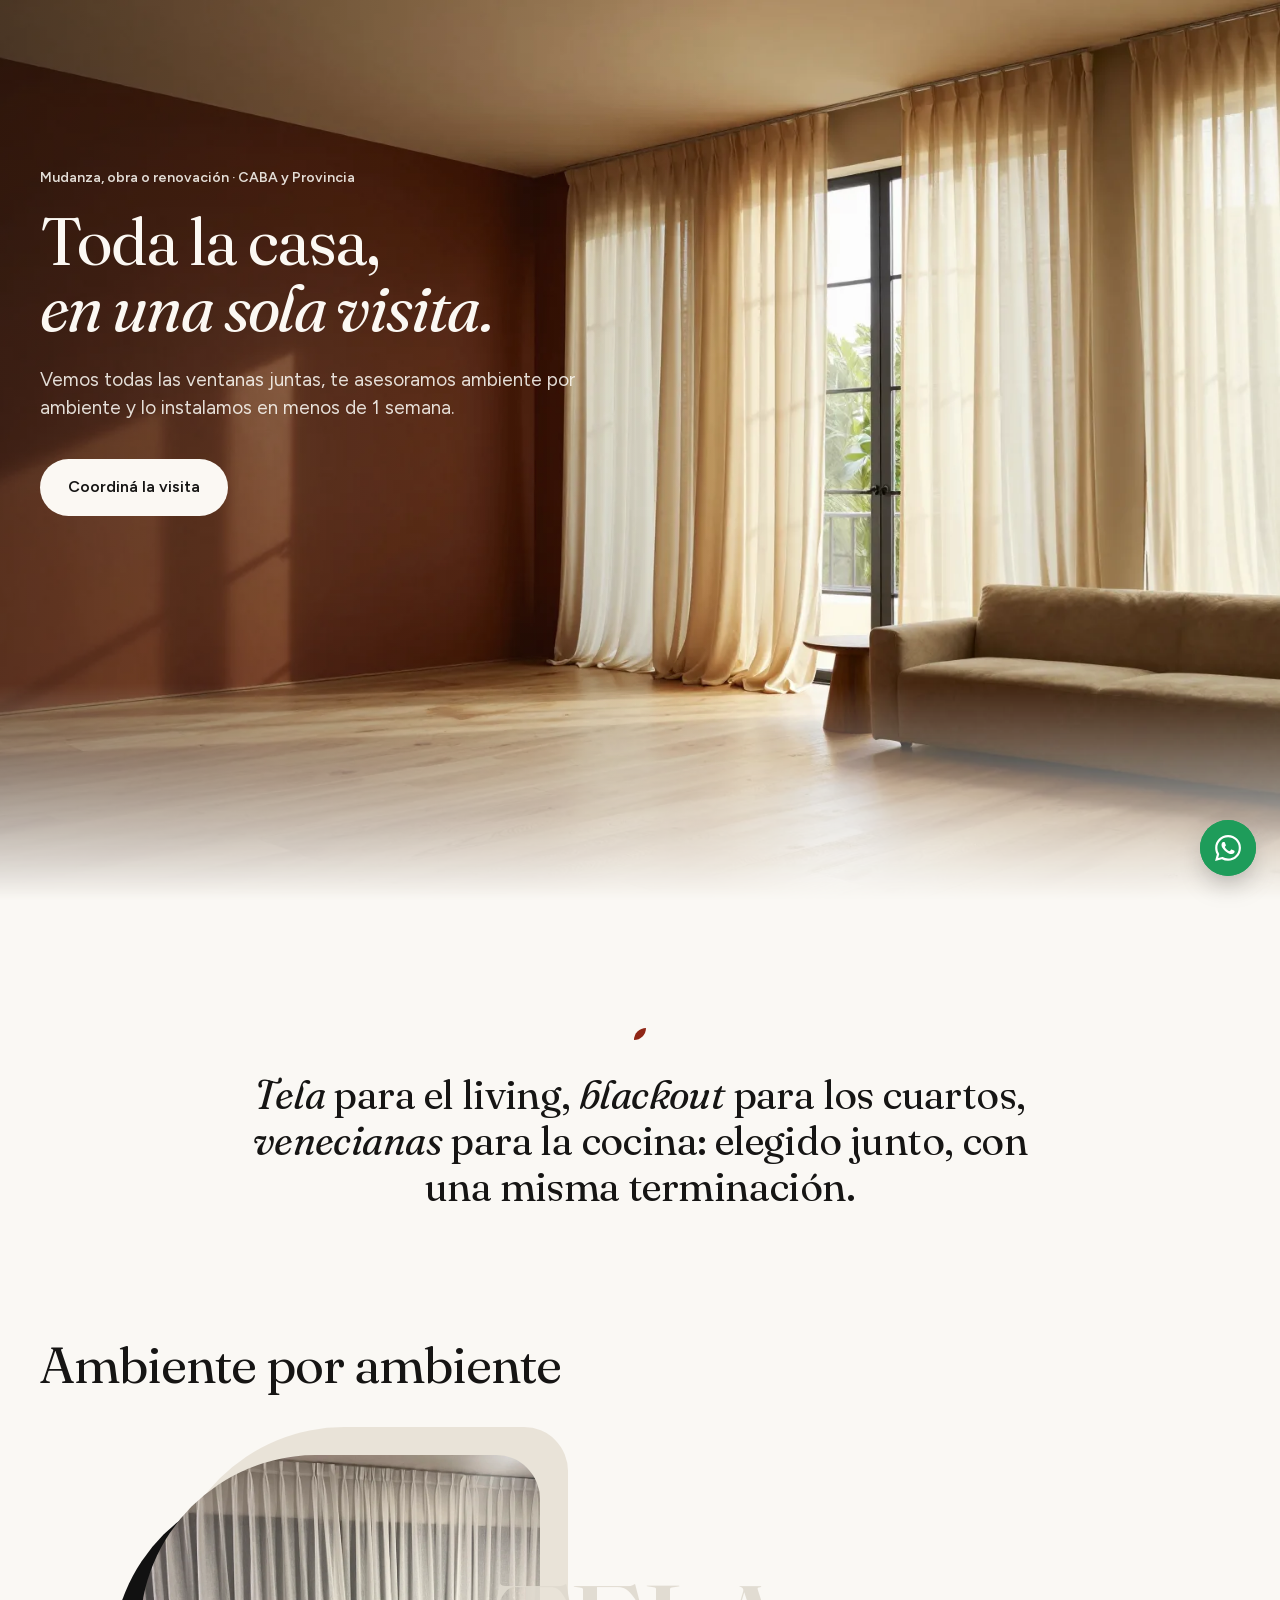
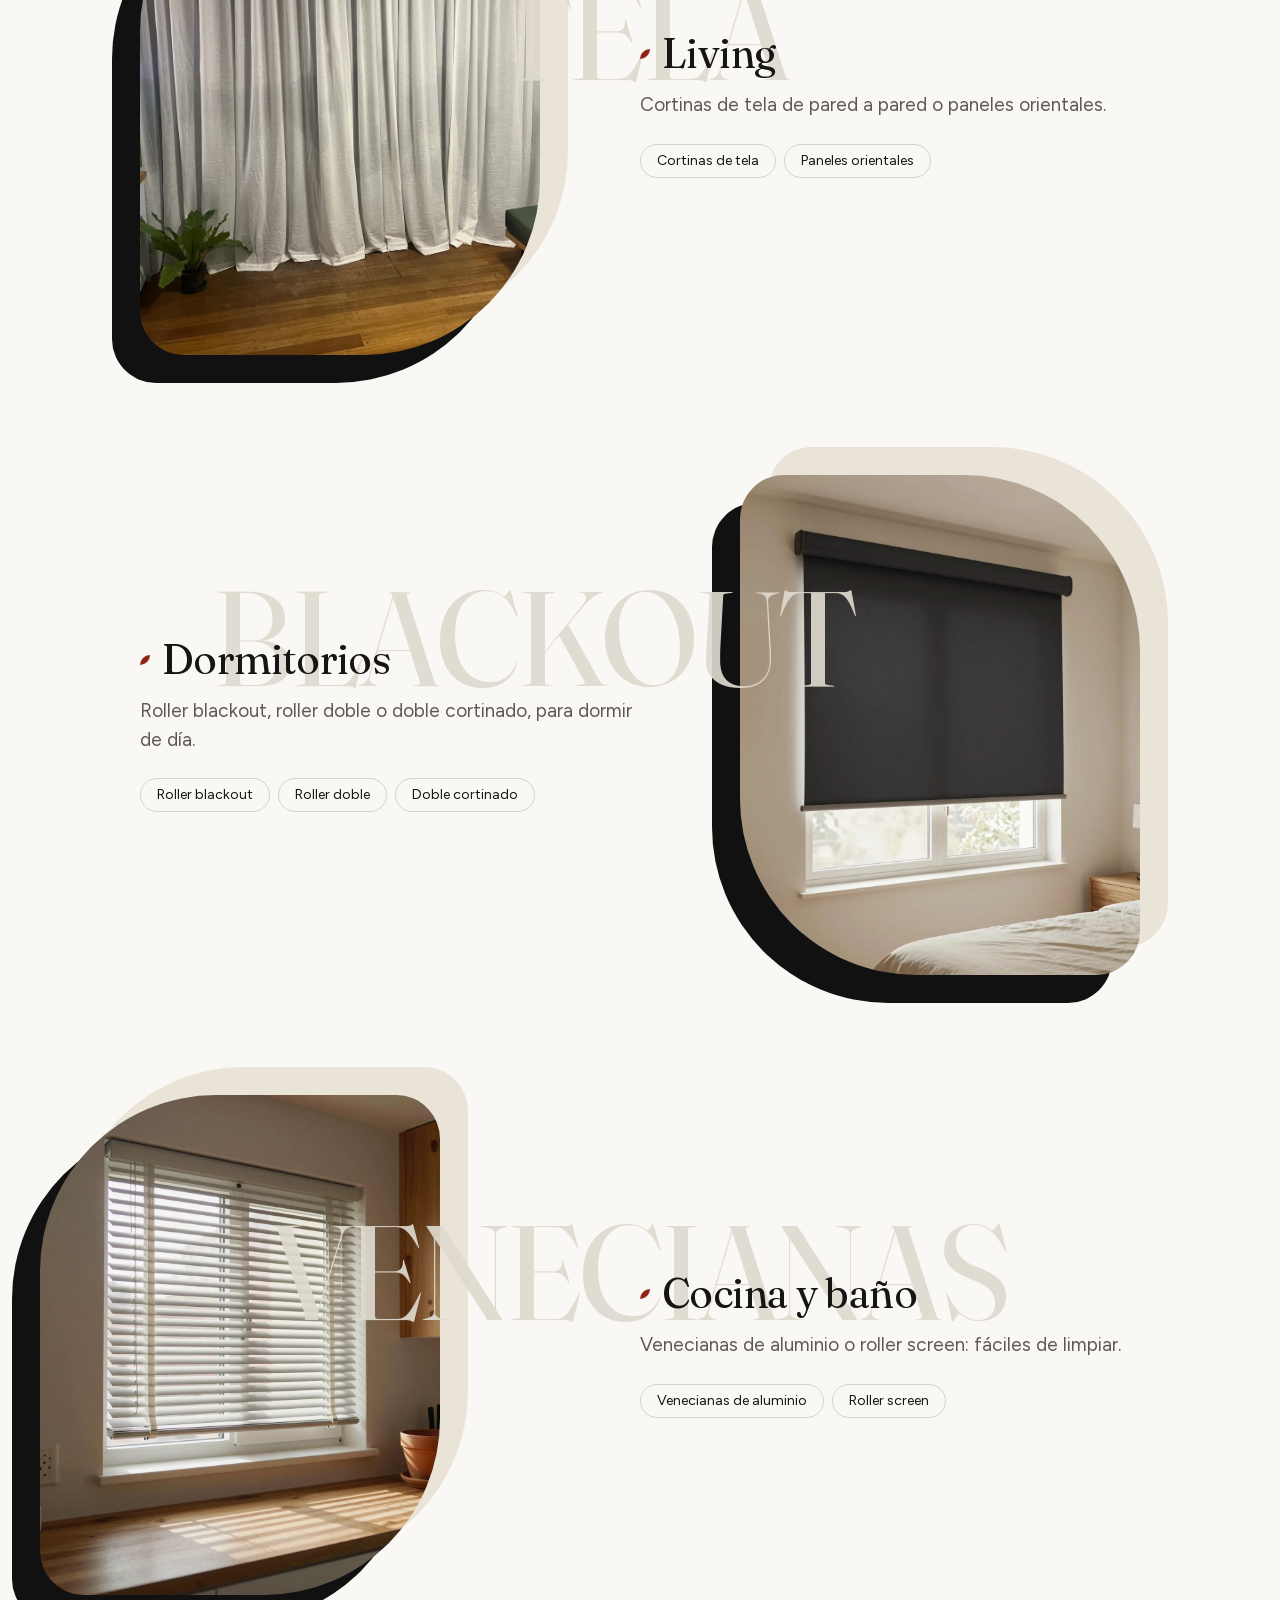
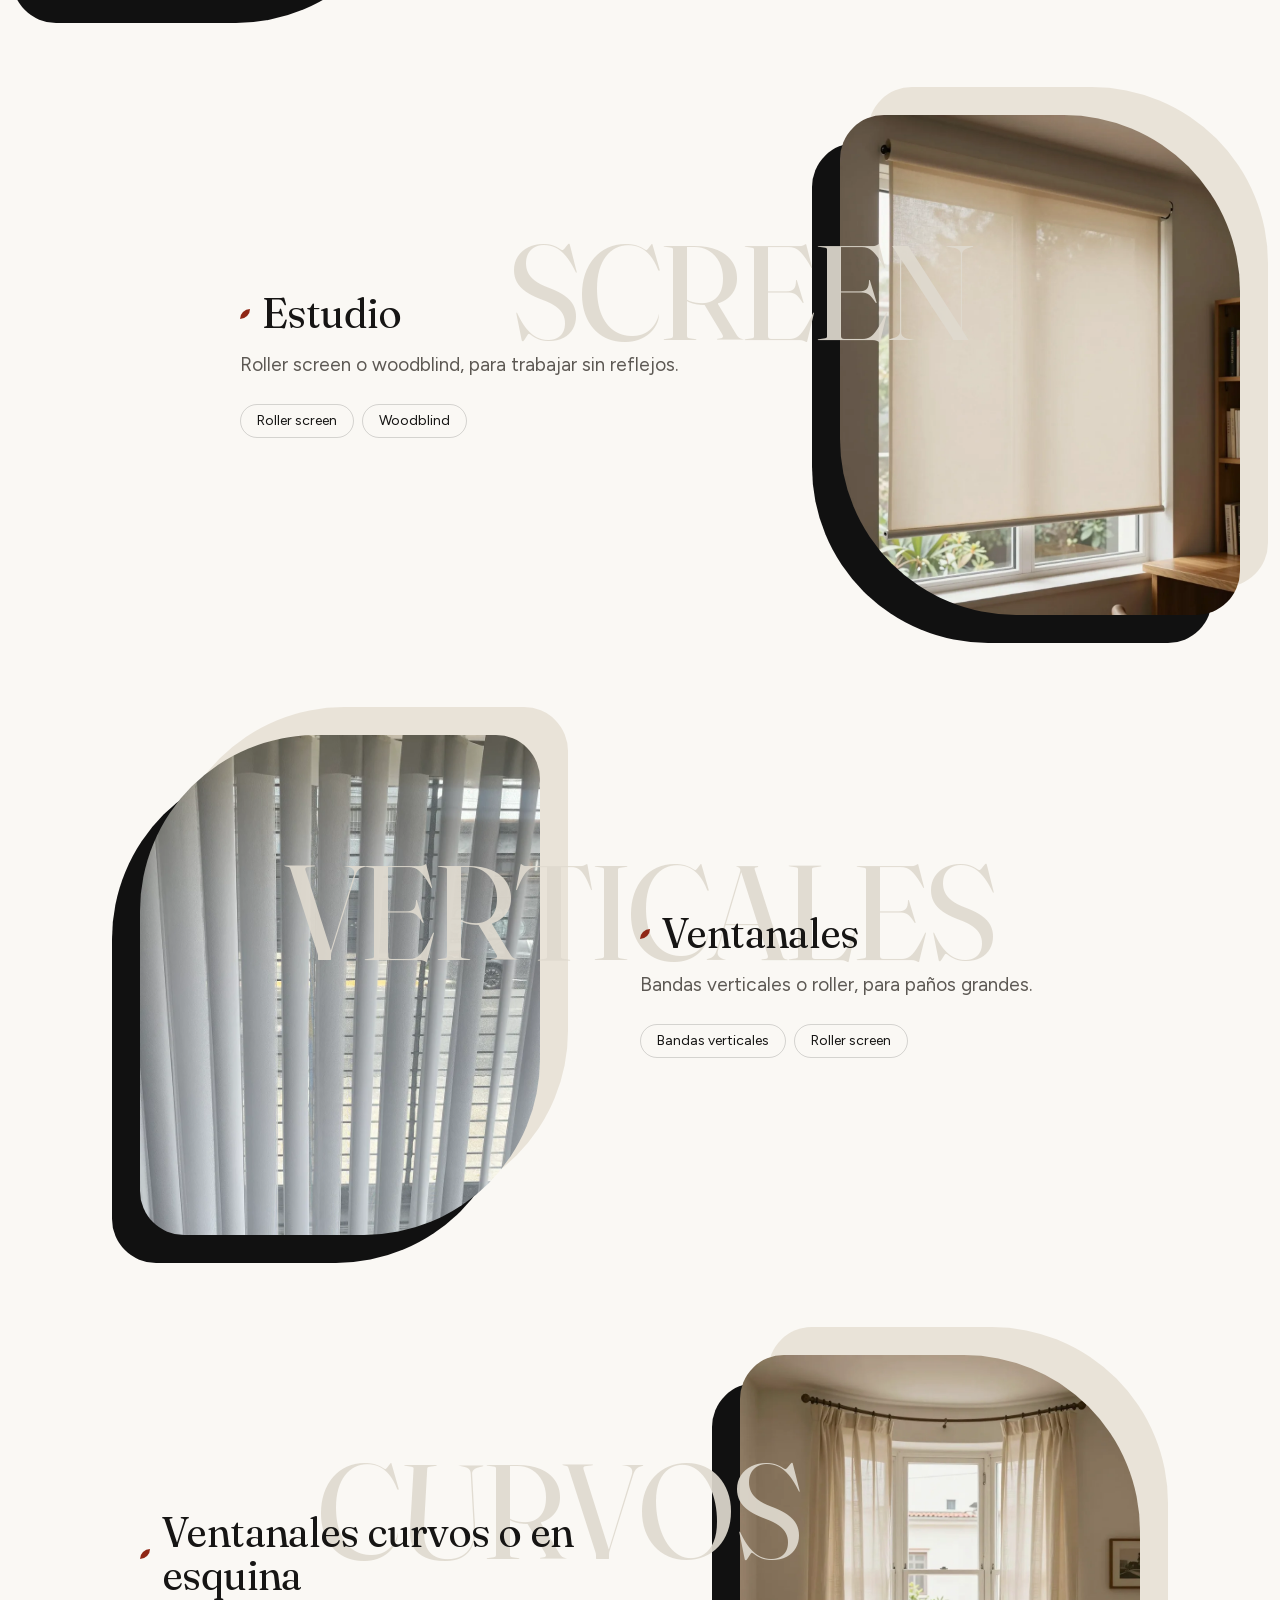
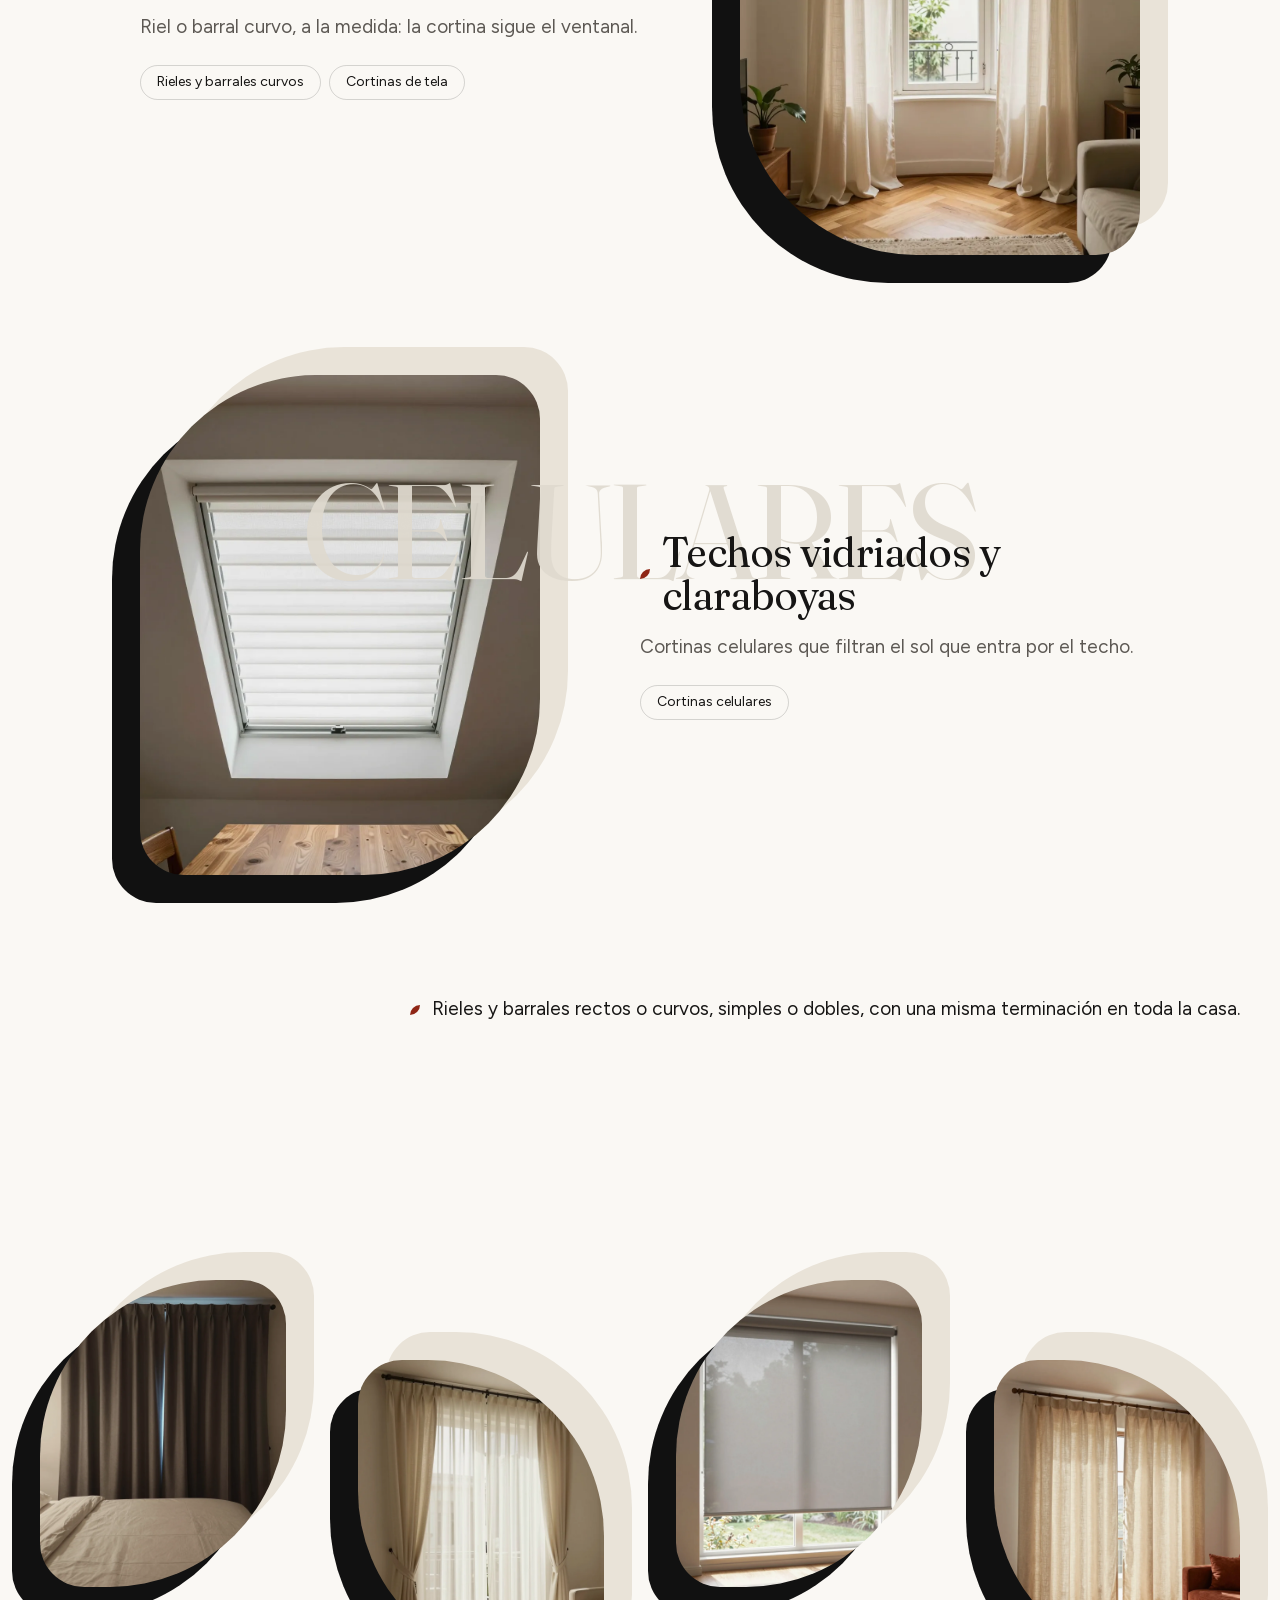
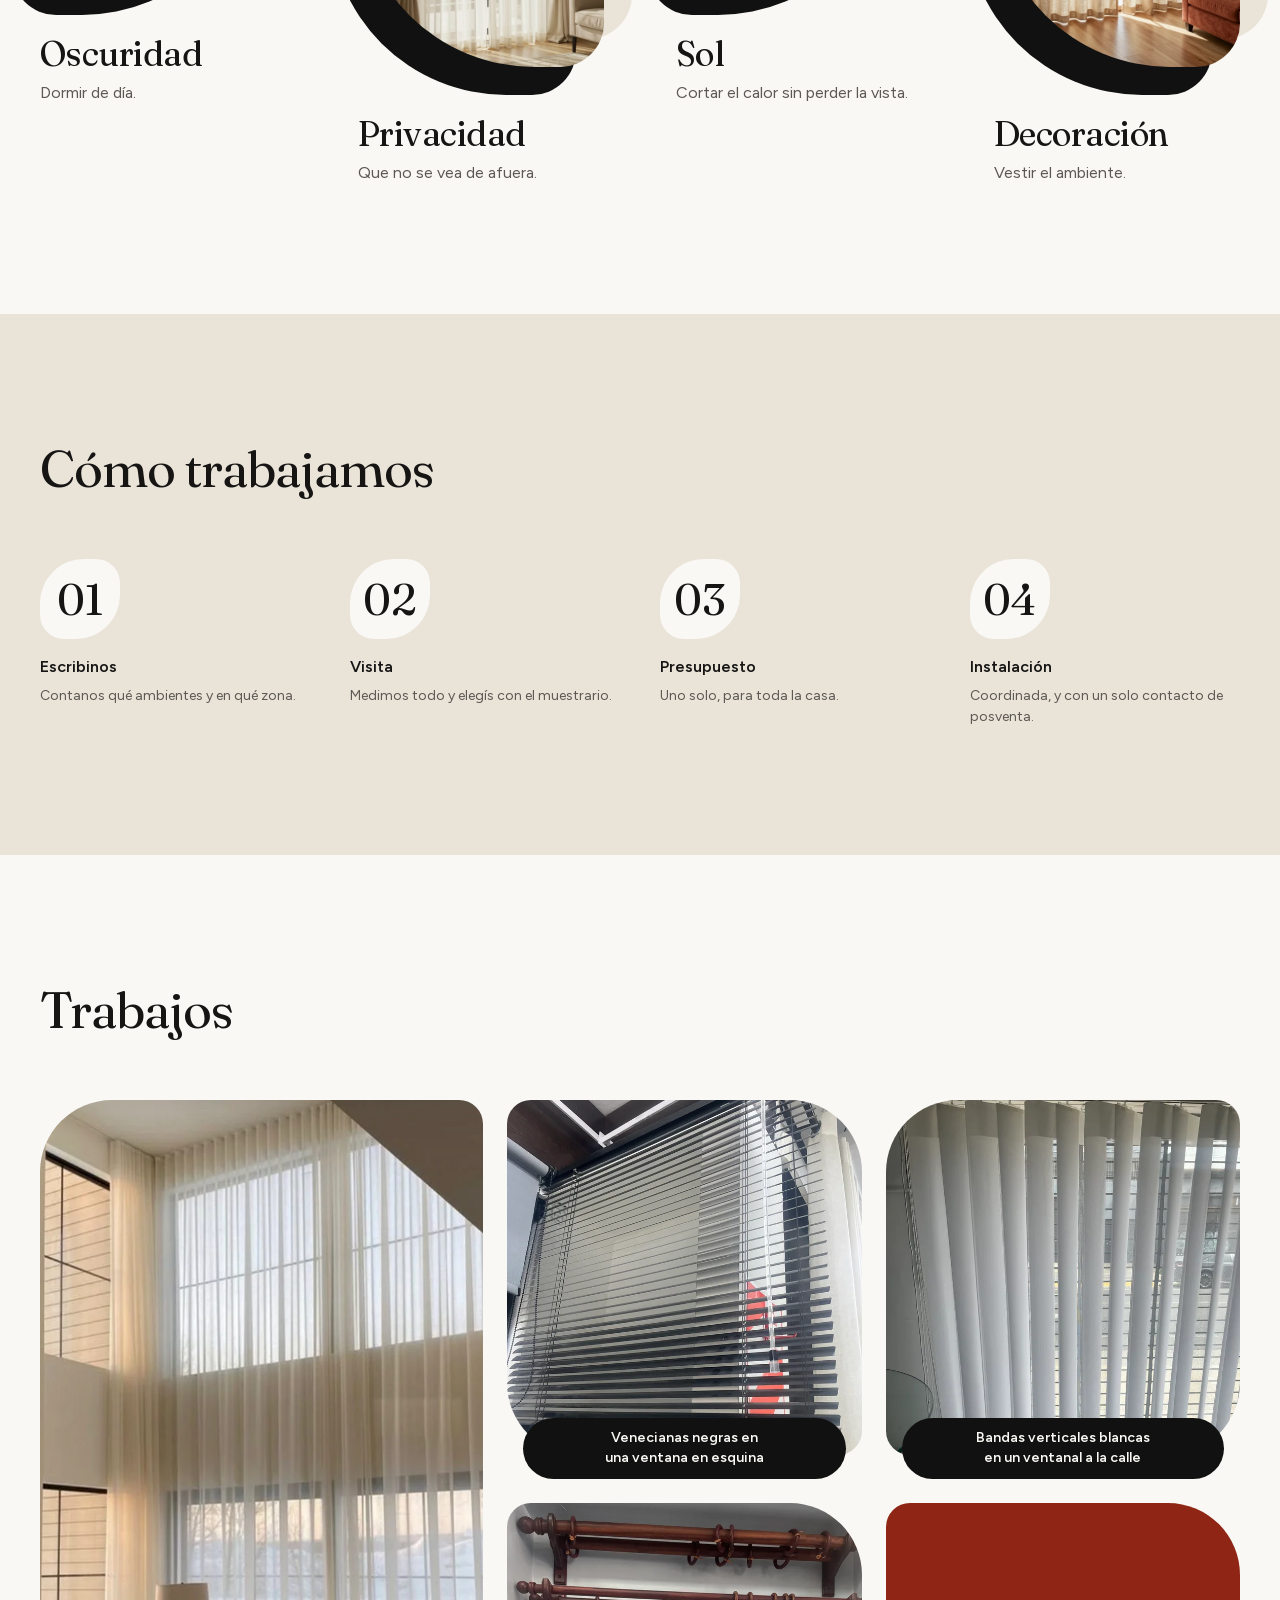
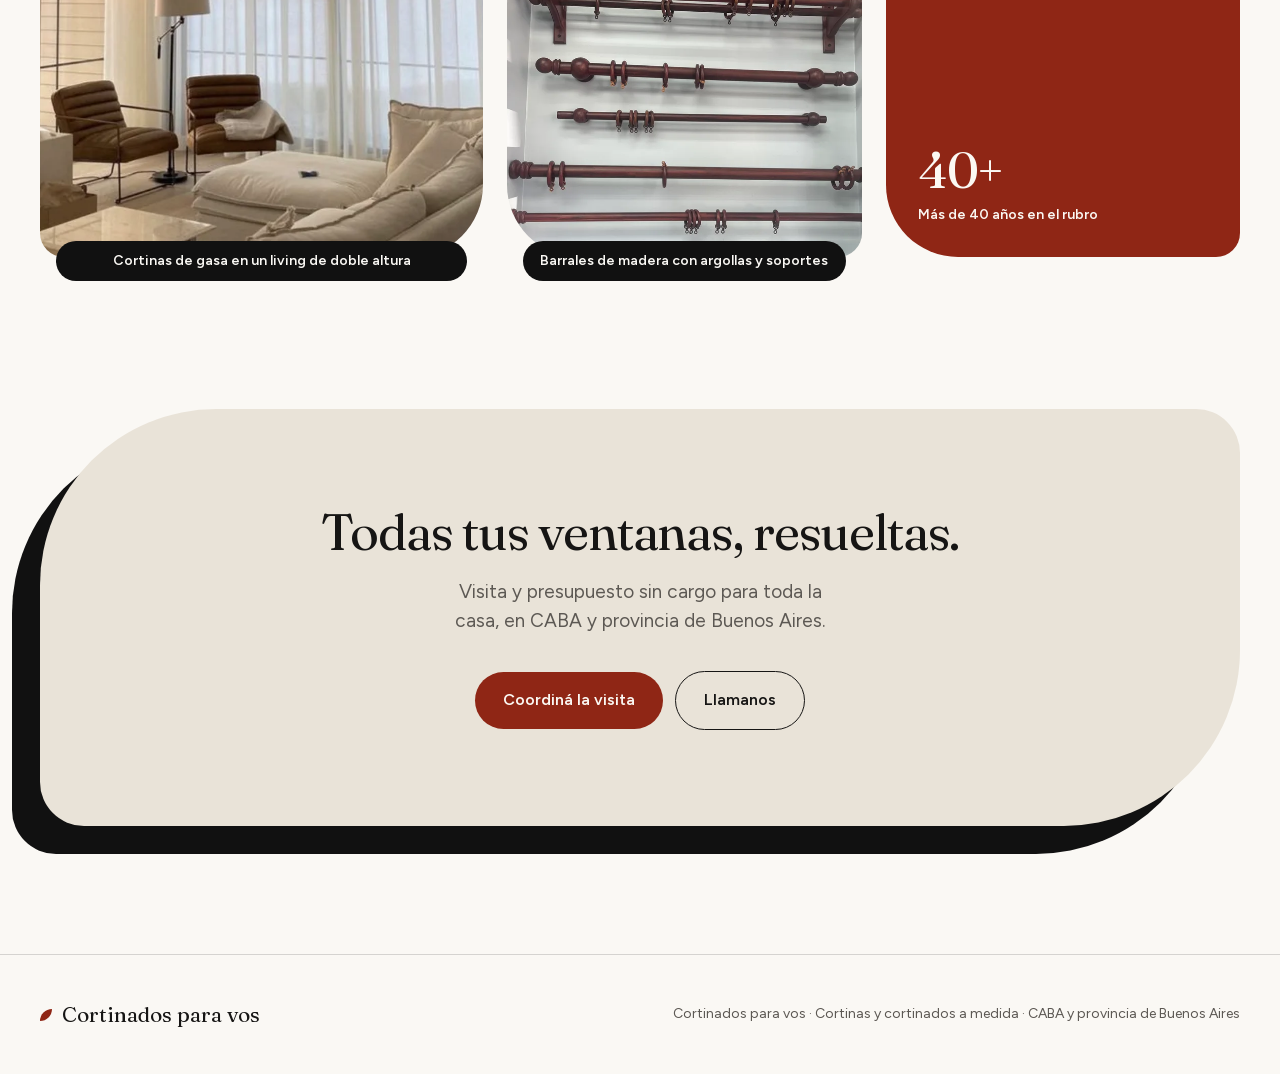
<file: ebaf0c6b00/toda-la-casa/index.html>
<!doctype html>
<html lang="es-AR">
<head>
  <meta charset="utf-8">
  <meta name="viewport" content="width=device-width, initial-scale=1">
  <title>Cortinas para toda la casa, en una sola visita — Cortinados para vos</title>
  <meta name="description" content="Mudanza, obra o renovación: vemos todas las ventanas juntas, te asesoramos ambiente por ambiente y lo instalamos en menos de 1 semana. CABA y provincia de Buenos Aires.">
  <meta name="color-scheme" content="light">
  <link rel="stylesheet" href="./assets/fonts/fonts.css">
  <script>document.documentElement.classList.add('bar-waits')</script>
  <link rel="stylesheet" href="./build.css">
<meta name="robots" content="noindex">
<script>
/* A route this preview does not have stops here and says so. */
(function () {
  var note = null, timer = 0;
  document.addEventListener('click', function (event) {
    var link = event.target && event.target.closest && event.target.closest('a[href^="/"]');
    if (!link || link.getAttribute('href').indexOf('//') === 0) return;
    event.preventDefault();
    if (!note) {
      note = document.createElement('div');
      note.setAttribute('role', 'status');
      note.setAttribute('data-showcase-note', '');
      note.textContent = "Disponible en el sitio final";
      note.style.cssText = 'position:fixed;left:50%;bottom:24px;z-index:2147483647;transform:translateX(-50%);max-width:calc(100vw - 32px);padding:10px 14px;border-radius:8px;background:#141414;color:#f2f2f2;font:14px/1.3 system-ui,sans-serif;box-shadow:0 4px 16px rgba(0,0,0,.3);pointer-events:none';
      document.body.appendChild(note);
    }
    note.hidden = false;
    clearTimeout(timer);
    timer = setTimeout(function () { note.hidden = true; }, 2400);
  }, true);
})();
</script>
</head>
<body class="bg-bg font-body text-body text-ink antialiased">

  <!-- nav -->
  <!-- The bar stays out of the first screen and fades in once the reader is past it. It lies over the hero, so the photograph starts at the top. -->
  <header data-block="nav" data-bar class="sticky top-0 z-40 -mb-nav bg-bg">
    <div class="mx-auto flex h-nav max-w-page items-center justify-between gap-6 px-gutter-sm md:px-gutter">
      <a href="#top" class="flex shrink-0 items-center gap-2.5 font-display text-brand tracking-tight text-ink">
        <span aria-hidden="true" class="inline-block size-3 rounded-tl-pill rounded-br-pill bg-accent"></span>
        <span>Cortinados para vos</span>
      </a>
      <a href="/consulta/whatsapp" class="hidden shrink-0 rounded-pill bg-accent px-5 py-2.5 text-small font-semibold text-on-accent transition duration-(--duration-hover) ease-soft hover:-translate-y-0.5 hover:bg-accent-hover active:scale-98 sm:inline-flex">Coordiná la visita</a>
    </div>
  </header>

  <main id="top">

    <!-- hero -->
    <section data-block="hero" class="relative isolate flex min-h-hero overflow-x-clip md:min-h-svh md:items-center">
      <!-- The photograph is the first screen, edge to edge, and dissolves into the page instead of ending at an edge. -->
      <div class="hero-settle absolute inset-0 -z-10 mask-b-from-(--spacing-dissolve) mask-b-to-100%">
        <img data-hero-image src="./assets/hero-casa.webp" width="1920" height="1080" alt="Living luminoso con cortinas de tela claras y un ventanal" fetchpriority="high" decoding="async" class="hero-photo size-full object-cover">
        <div aria-hidden="true" class="hero-scrim absolute inset-0"></div>
      </div>

      <div class="mx-auto w-full max-w-page px-gutter-sm md:px-gutter">
        <div class="pt-14 pb-hero-foot-sm md:max-w-hero-copy md:pb-hero-foot md:pt-0">
          <p class="text-small font-semibold text-on-photo-dim">Mudanza, obra o renovación · CABA y Provincia</p>
          <h1 class="mt-5 font-display text-hero text-on-photo">
            <span class="block">Toda la casa,</span>
            <span class="block italic">en una sola visita.</span>
          </h1>
          <p class="mt-6 max-w-measure text-lead text-on-photo-dim">Vemos todas las ventanas juntas, te asesoramos ambiente por ambiente y lo instalamos en menos de 1 semana.</p>
          <div class="mt-9 flex flex-wrap items-center gap-3">
            <a href="/consulta/whatsapp" class="inline-flex rounded-pill bg-on-photo px-7 py-4 font-semibold text-ink transition duration-(--duration-hover) ease-soft hover:-translate-y-0.5 hover:bg-sand active:scale-98">Coordiná la visita</a>
          </div>
        </div>
      </div>
    </section>

    <!-- statement -->
    <section data-block="statement" class="px-gutter-sm pt-statement-sm md:px-gutter md:pt-section">
      <div class="mx-auto max-w-statement text-center">
        <span aria-hidden="true" class="mx-auto block size-3 rounded-tl-pill rounded-br-pill bg-accent"></span>
        <p class="mt-8 font-display text-statement text-ink">
          <em>Tela</em> para el living, <em>blackout</em> para los cuartos, <em>venecianas</em> para la cocina: elegido junto, con una misma terminación.
        </p>
      </div>
    </section>

    <!-- product: the rooms -->
    <section id="ambientes" data-block="product" class="scroll-mt-28 overflow-x-clip py-section-sm md:py-section">
      <div class="mx-auto max-w-page px-gutter-sm md:px-gutter">
        <h2 class="font-display text-section text-ink">Ambiente por ambiente</h2>
      </div>

      <div data-rooms-runway>
      <div data-rooms-pin>
      <div class="strip mt-10 flex snap-x snap-mandatory gap-5 overflow-x-auto px-gutter-sm pb-6 md:mx-auto md:mt-16 md:block md:max-w-page md:space-y-row md:overflow-visible md:px-gutter md:pb-0">

        <!-- living -->
        <article class="relative w-card shrink-0 snap-center md:grid md:w-auto md:grid-cols-12 md:items-center">
          <figure class="relative z-10 mx-offset-sm md:col-span-4 md:col-start-2 md:mx-0">
            <div aria-hidden="true" class="shape-a shape-drift-a absolute inset-0 rounded-tl-mask-lg rounded-tr-mask-sm rounded-br-mask-lg rounded-bl-mask-sm bg-sand"></div>
            <div aria-hidden="true" class="shape-b shape-drift-b absolute inset-0 rounded-tl-mask-lg rounded-tr-mask-sm rounded-br-mask-lg rounded-bl-mask-sm bg-pill"></div>
            <img data-photo="ambientes" src="./assets/photo-ambientes-1.webp" width="900" height="1125" alt="Living con cortinas de tela de pared a pared" loading="lazy" decoding="async" class="relative aspect-room rounded-tl-mask-lg rounded-tr-mask-sm rounded-br-mask-lg rounded-bl-mask-sm w-full object-cover">
          </figure>
          <div class="relative pt-10 md:pt-0 md:col-span-5 md:col-start-7 md:mt-0">
            <div aria-hidden="true" class="pointer-events-none absolute top-0 left-0 z-20 -translate-y-3/4 select-none md:-translate-x-1/2 md:-translate-y-1/2">
              <span class="ghost-drift ghost-fit block font-display text-giant whitespace-nowrap text-ghost mix-blend-multiply" style="--ghost-chars: 4">TELA</span>
            </div>
            <div class="relative z-30">
              <h3 class="flex items-center gap-3 font-display text-room text-ink"><span aria-hidden="true" class="inline-block size-2.5 shrink-0 rounded-tl-pill rounded-br-pill bg-accent"></span>Living</h3>
              <p class="mt-4 max-w-measure text-lead text-ink-dim">Cortinas de tela de pared a pared o paneles orientales.</p>
              <ul class="mt-6 flex flex-wrap gap-2">
                <li class="rounded-pill border border-line px-4 py-1.5 text-small text-ink">Cortinas de tela</li>
                <li class="rounded-pill border border-line px-4 py-1.5 text-small text-ink">Paneles orientales</li>
              </ul>
            </div>
          </div>
        </article>

        <!-- dormitorios -->
        <article class="relative w-card shrink-0 snap-center md:grid md:w-auto md:grid-cols-12 md:items-center">
          <figure class="relative z-10 mx-offset-sm md:order-2 md:col-span-4 md:col-start-8 md:mx-0">
            <div aria-hidden="true" class="shape-a shape-drift-a absolute inset-0 rounded-tl-mask-sm rounded-tr-mask-lg rounded-br-mask-sm rounded-bl-mask-lg bg-sand"></div>
            <div aria-hidden="true" class="shape-b shape-drift-b absolute inset-0 rounded-tl-mask-sm rounded-tr-mask-lg rounded-br-mask-sm rounded-bl-mask-lg bg-pill"></div>
            <img data-photo="ambientes" src="./assets/photo-ambientes-2.webp" width="1152" height="1440" alt="Dormitorio con roller blackout bajo" loading="lazy" decoding="async" class="relative aspect-room rounded-tl-mask-sm rounded-tr-mask-lg rounded-br-mask-sm rounded-bl-mask-lg w-full object-cover">
          </figure>
          <div class="relative pt-10 md:pt-0 md:order-1 md:col-span-5 md:col-start-2 md:row-start-1 md:mt-0">
            <div aria-hidden="true" class="pointer-events-none absolute top-0 left-0 z-20 -translate-y-3/4 select-none md:right-0 md:left-auto md:translate-x-1/3 md:-translate-y-1/2">
              <span class="ghost-drift-rev ghost-fit block font-display text-giant whitespace-nowrap text-ghost mix-blend-multiply" style="--ghost-chars: 8">BLACKOUT</span>
            </div>
            <div class="relative z-30">
              <h3 class="flex items-center gap-3 font-display text-room text-ink"><span aria-hidden="true" class="inline-block size-2.5 shrink-0 rounded-tl-pill rounded-br-pill bg-accent"></span>Dormitorios</h3>
              <p class="mt-4 max-w-measure text-lead text-ink-dim">Roller blackout, roller doble o doble cortinado, para dormir de día.</p>
              <ul class="mt-6 flex flex-wrap gap-2">
                <li class="rounded-pill border border-line px-4 py-1.5 text-small text-ink">Roller blackout</li>
                <li class="rounded-pill border border-line px-4 py-1.5 text-small text-ink">Roller doble</li>
                <li class="rounded-pill border border-line px-4 py-1.5 text-small text-ink">Doble cortinado</li>
              </ul>
            </div>
          </div>
        </article>

        <!-- cocina y baño -->
        <article class="relative w-card shrink-0 snap-center md:grid md:w-auto md:grid-cols-12 md:items-center">
          <figure class="relative z-10 mx-offset-sm md:col-span-4 md:col-start-1 md:mx-0">
            <div aria-hidden="true" class="shape-a shape-drift-a absolute inset-0 rounded-tl-mask-lg rounded-tr-mask-sm rounded-br-mask-lg rounded-bl-mask-sm bg-sand"></div>
            <div aria-hidden="true" class="shape-b shape-drift-b absolute inset-0 rounded-tl-mask-lg rounded-tr-mask-sm rounded-br-mask-lg rounded-bl-mask-sm bg-pill"></div>
            <img data-photo="ambientes" src="./assets/photo-ambientes-3.webp" width="1152" height="1440" alt="Cocina con venecianas de aluminio" loading="lazy" decoding="async" class="relative aspect-room rounded-tl-mask-lg rounded-tr-mask-sm rounded-br-mask-lg rounded-bl-mask-sm w-full object-cover">
          </figure>
          <div class="relative pt-10 md:pt-0 md:col-span-5 md:col-start-7 md:mt-0">
            <div aria-hidden="true" class="pointer-events-none absolute top-0 left-0 z-20 -translate-y-3/4 select-none md:-translate-x-1/2 md:-translate-y-1/2">
              <span class="ghost-drift ghost-fit block font-display text-giant whitespace-nowrap text-ghost mix-blend-multiply" style="--ghost-chars: 10">VENECIANAS</span>
            </div>
            <div class="relative z-30">
              <h3 class="flex items-center gap-3 font-display text-room text-ink"><span aria-hidden="true" class="inline-block size-2.5 shrink-0 rounded-tl-pill rounded-br-pill bg-accent"></span>Cocina y baño</h3>
              <p class="mt-4 max-w-measure text-lead text-ink-dim">Venecianas de aluminio o roller screen: fáciles de limpiar.</p>
              <ul class="mt-6 flex flex-wrap gap-2">
                <li class="rounded-pill border border-line px-4 py-1.5 text-small text-ink">Venecianas de aluminio</li>
                <li class="rounded-pill border border-line px-4 py-1.5 text-small text-ink">Roller screen</li>
              </ul>
            </div>
          </div>
        </article>

        <!-- estudio -->
        <article class="relative w-card shrink-0 snap-center md:grid md:w-auto md:grid-cols-12 md:items-center">
          <figure class="relative z-10 mx-offset-sm md:order-2 md:col-span-4 md:col-start-9 md:mx-0">
            <div aria-hidden="true" class="shape-a shape-drift-a absolute inset-0 rounded-tl-mask-sm rounded-tr-mask-lg rounded-br-mask-sm rounded-bl-mask-lg bg-sand"></div>
            <div aria-hidden="true" class="shape-b shape-drift-b absolute inset-0 rounded-tl-mask-sm rounded-tr-mask-lg rounded-br-mask-sm rounded-bl-mask-lg bg-pill"></div>
            <img data-photo="ambientes" src="./assets/photo-ambientes-4.webp" width="1152" height="1440" alt="Estudio con roller screen y vista al exterior" loading="lazy" decoding="async" class="relative aspect-room rounded-tl-mask-sm rounded-tr-mask-lg rounded-br-mask-sm rounded-bl-mask-lg w-full object-cover">
          </figure>
          <div class="relative pt-10 md:pt-0 md:order-1 md:col-span-5 md:col-start-3 md:row-start-1 md:mt-0">
            <div aria-hidden="true" class="pointer-events-none absolute top-0 left-0 z-20 -translate-y-3/4 select-none md:right-0 md:left-auto md:translate-x-1/2 md:-translate-y-1/2">
              <span class="ghost-drift-rev ghost-fit block font-display text-giant whitespace-nowrap text-ghost mix-blend-multiply" style="--ghost-chars: 6">SCREEN</span>
            </div>
            <div class="relative z-30">
              <h3 class="flex items-center gap-3 font-display text-room text-ink"><span aria-hidden="true" class="inline-block size-2.5 shrink-0 rounded-tl-pill rounded-br-pill bg-accent"></span>Estudio</h3>
              <p class="mt-4 max-w-measure text-lead text-ink-dim">Roller screen o woodblind, para trabajar sin reflejos.</p>
              <ul class="mt-6 flex flex-wrap gap-2">
                <li class="rounded-pill border border-line px-4 py-1.5 text-small text-ink">Roller screen</li>
                <li class="rounded-pill border border-line px-4 py-1.5 text-small text-ink">Woodblind</li>
              </ul>
            </div>
          </div>
        </article>

        <!-- ventanales -->
        <article class="relative w-card shrink-0 snap-center md:grid md:w-auto md:grid-cols-12 md:items-center">
          <figure class="relative z-10 mx-offset-sm md:col-span-4 md:col-start-2 md:mx-0">
            <div aria-hidden="true" class="shape-a shape-drift-a absolute inset-0 rounded-tl-mask-lg rounded-tr-mask-sm rounded-br-mask-lg rounded-bl-mask-sm bg-sand"></div>
            <div aria-hidden="true" class="shape-b shape-drift-b absolute inset-0 rounded-tl-mask-lg rounded-tr-mask-sm rounded-br-mask-lg rounded-bl-mask-sm bg-pill"></div>
            <img data-photo="ambientes" src="./assets/photo-ambientes-5.webp" width="900" height="1125" alt="Ventanal con bandas verticales" loading="lazy" decoding="async" class="relative aspect-room rounded-tl-mask-lg rounded-tr-mask-sm rounded-br-mask-lg rounded-bl-mask-sm w-full object-cover">
          </figure>
          <div class="relative pt-10 md:pt-0 md:col-span-5 md:col-start-7 md:mt-0">
            <div aria-hidden="true" class="pointer-events-none absolute top-0 left-0 z-20 -translate-y-3/4 select-none md:-translate-x-1/2 md:-translate-y-1/2">
              <span class="ghost-drift ghost-fit block font-display text-giant whitespace-nowrap text-ghost mix-blend-multiply" style="--ghost-chars: 10">VERTICALES</span>
            </div>
            <div class="relative z-30">
              <h3 class="flex items-center gap-3 font-display text-room text-ink"><span aria-hidden="true" class="inline-block size-2.5 shrink-0 rounded-tl-pill rounded-br-pill bg-accent"></span>Ventanales</h3>
              <p class="mt-4 max-w-measure text-lead text-ink-dim">Bandas verticales o roller, para paños grandes.</p>
              <ul class="mt-6 flex flex-wrap gap-2">
                <li class="rounded-pill border border-line px-4 py-1.5 text-small text-ink">Bandas verticales</li>
                <li class="rounded-pill border border-line px-4 py-1.5 text-small text-ink">Roller screen</li>
              </ul>
            </div>
          </div>
        </article>

        <!-- ventanales curvos: generated photograph, photo slot curvos -->
        <article class="relative w-card shrink-0 snap-center md:grid md:w-auto md:grid-cols-12 md:items-center">
          <figure class="relative z-10 mx-offset-sm md:order-2 md:col-span-4 md:col-start-8 md:mx-0">
            <div aria-hidden="true" class="shape-a shape-drift-a absolute inset-0 rounded-tl-mask-sm rounded-tr-mask-lg rounded-br-mask-sm rounded-bl-mask-lg bg-sand"></div>
            <div aria-hidden="true" class="shape-b shape-drift-b absolute inset-0 rounded-tl-mask-sm rounded-tr-mask-lg rounded-br-mask-sm rounded-bl-mask-lg bg-pill"></div>
            <img data-photo="curvos" src="./assets/photo-curvos-1.webp" width="1024" height="1280" alt="Living con un ventanal en bahía y cortinas en un barral curvo" loading="lazy" decoding="async" class="relative aspect-room w-full object-cover rounded-tl-mask-sm rounded-tr-mask-lg rounded-br-mask-sm rounded-bl-mask-lg">
          </figure>
          <div class="relative pt-10 md:pt-0 md:order-1 md:col-span-5 md:col-start-2 md:row-start-1 md:mt-0">
            <div aria-hidden="true" class="pointer-events-none absolute top-0 left-0 z-20 -translate-y-3/4 select-none md:right-0 md:left-auto md:translate-x-1/3 md:-translate-y-1/2">
              <span class="ghost-drift-rev ghost-fit block font-display text-giant whitespace-nowrap text-ghost mix-blend-multiply" style="--ghost-chars: 6">CURVOS</span>
            </div>
            <div class="relative z-30">
              <h3 class="flex items-center gap-3 font-display text-room text-ink"><span aria-hidden="true" class="inline-block size-2.5 shrink-0 rounded-tl-pill rounded-br-pill bg-accent"></span>Ventanales curvos o en esquina</h3>
              <p class="mt-4 max-w-measure text-lead text-ink-dim">Riel o barral curvo, a la medida: la cortina sigue el ventanal.</p>
              <ul class="mt-6 flex flex-wrap gap-2">
                <li class="rounded-pill border border-line px-4 py-1.5 text-small text-ink">Rieles y barrales curvos</li>
                <li class="rounded-pill border border-line px-4 py-1.5 text-small text-ink">Cortinas de tela</li>
              </ul>
            </div>
          </div>
        </article>

        <!-- techos vidriados: generated photograph, photo slot celulares -->
        <article class="relative w-card shrink-0 snap-center md:grid md:w-auto md:grid-cols-12 md:items-center">
          <figure class="relative z-10 mx-offset-sm md:col-span-4 md:col-start-2 md:mx-0">
            <div aria-hidden="true" class="shape-a shape-drift-a absolute inset-0 rounded-tl-mask-lg rounded-tr-mask-sm rounded-br-mask-lg rounded-bl-mask-sm bg-sand"></div>
            <div aria-hidden="true" class="shape-b shape-drift-b absolute inset-0 rounded-tl-mask-lg rounded-tr-mask-sm rounded-br-mask-lg rounded-bl-mask-sm bg-pill"></div>
            <img data-photo="celulares" src="./assets/photo-celulares-1.webp" width="1024" height="1280" alt="Claraboya con una cortina celular sobre la mesa del comedor" loading="lazy" decoding="async" class="relative aspect-room w-full object-cover rounded-tl-mask-lg rounded-tr-mask-sm rounded-br-mask-lg rounded-bl-mask-sm">
          </figure>
          <div class="relative pt-10 md:pt-0 md:col-span-5 md:col-start-7 md:mt-0">
            <div aria-hidden="true" class="pointer-events-none absolute top-0 left-0 z-20 -translate-y-3/4 select-none md:-translate-x-1/2 md:-translate-y-1/2">
              <span class="ghost-drift ghost-fit block font-display text-giant whitespace-nowrap text-ghost mix-blend-multiply" style="--ghost-chars: 9">CELULARES</span>
            </div>
            <div class="relative z-30">
              <h3 class="flex items-center gap-3 font-display text-room text-ink"><span aria-hidden="true" class="inline-block size-2.5 shrink-0 rounded-tl-pill rounded-br-pill bg-accent"></span>Techos vidriados y claraboyas</h3>
              <p class="mt-4 max-w-measure text-lead text-ink-dim">Cortinas celulares que filtran el sol que entra por el techo.</p>
              <ul class="mt-6 flex flex-wrap gap-2">
                <li class="rounded-pill border border-line px-4 py-1.5 text-small text-ink">Cortinas celulares</li>
              </ul>
            </div>
          </div>
        </article>
      </div>
      </div>
      </div>

      <div class="mx-auto mt-10 max-w-page px-gutter-sm md:mt-row md:px-gutter">
        <p class="flex items-center gap-3 text-lead text-ink md:justify-end"><span aria-hidden="true" class="inline-block size-2.5 shrink-0 rounded-tl-pill rounded-br-pill bg-accent"></span>Rieles y barrales rectos o curvos, simples o dobles, con una misma terminación en toda la casa.</p>
      </div>
    </section>

    <!-- feature: what each window needs, as four photographs (photo slot necesidades; tiles ordered as the set's alts: oscuridad, privacidad, sol, decoración) -->
    <section id="necesidades" data-block="feature" aria-label="Qué necesita cada ventana" class="scroll-mt-28 overflow-x-clip px-gutter-sm py-section-sm md:px-gutter md:py-section">
      <div class="mx-auto max-w-page">
        <ul class="grid grid-cols-2 gap-x-offset gap-y-14 lg:grid-cols-4 lg:gap-x-tile-gap">
          <li class="rise lg:even:mt-tile-drop">
            <figure class="relative">
              <div aria-hidden="true" class="shape-a shape-drift-a absolute inset-0 rounded-tl-mask-lg rounded-tr-mask-sm rounded-br-mask-lg rounded-bl-mask-sm bg-sand"></div>
              <div aria-hidden="true" class="shape-b shape-drift-b absolute inset-0 rounded-tl-mask-lg rounded-tr-mask-sm rounded-br-mask-lg rounded-bl-mask-sm bg-pill"></div>
              <img data-photo="necesidades" src="./assets/photo-necesidades-1.webp" width="1152" height="1440" alt="Dormitorio con blackout cerrado a pleno día" loading="lazy" decoding="async" class="relative aspect-need rounded-tl-mask-lg rounded-tr-mask-sm rounded-br-mask-lg rounded-bl-mask-sm w-full object-cover">
            </figure>
            <h3 class="mt-9 font-display text-need text-ink md:mt-12">Oscuridad</h3>
            <p class="mt-2 max-w-tile text-body text-ink-dim">Dormir de día.</p>
          </li>
          <li class="rise lg:even:mt-tile-drop">
            <figure class="relative">
              <div aria-hidden="true" class="shape-a shape-drift-a absolute inset-0 rounded-tl-mask-sm rounded-tr-mask-lg rounded-br-mask-sm rounded-bl-mask-lg bg-sand"></div>
              <div aria-hidden="true" class="shape-b shape-drift-b absolute inset-0 rounded-tl-mask-sm rounded-tr-mask-lg rounded-br-mask-sm rounded-bl-mask-lg bg-pill"></div>
              <img data-photo="necesidades" src="./assets/photo-necesidades-2.webp" width="1152" height="1440" alt="Ventana con cortina de tela que no deja ver desde afuera" loading="lazy" decoding="async" class="relative aspect-need rounded-tl-mask-sm rounded-tr-mask-lg rounded-br-mask-sm rounded-bl-mask-lg w-full object-cover">
            </figure>
            <h3 class="mt-9 font-display text-need text-ink md:mt-12">Privacidad</h3>
            <p class="mt-2 max-w-tile text-body text-ink-dim">Que no se vea de afuera.</p>
          </li>
          <li class="rise lg:even:mt-tile-drop">
            <figure class="relative">
              <div aria-hidden="true" class="shape-a shape-drift-a absolute inset-0 rounded-tl-mask-lg rounded-tr-mask-sm rounded-br-mask-lg rounded-bl-mask-sm bg-sand"></div>
              <div aria-hidden="true" class="shape-b shape-drift-b absolute inset-0 rounded-tl-mask-lg rounded-tr-mask-sm rounded-br-mask-lg rounded-bl-mask-sm bg-pill"></div>
              <img data-photo="necesidades" src="./assets/photo-necesidades-3.webp" width="1152" height="1440" alt="Living con roller screen que filtra el sol sin tapar la vista" loading="lazy" decoding="async" class="relative aspect-need rounded-tl-mask-lg rounded-tr-mask-sm rounded-br-mask-lg rounded-bl-mask-sm w-full object-cover">
            </figure>
            <h3 class="mt-9 font-display text-need text-ink md:mt-12">Sol</h3>
            <p class="mt-2 max-w-tile text-body text-ink-dim">Cortar el calor sin perder la vista.</p>
          </li>
          <li class="rise lg:even:mt-tile-drop">
            <figure class="relative">
              <div aria-hidden="true" class="shape-a shape-drift-a absolute inset-0 rounded-tl-mask-sm rounded-tr-mask-lg rounded-br-mask-sm rounded-bl-mask-lg bg-sand"></div>
              <div aria-hidden="true" class="shape-b shape-drift-b absolute inset-0 rounded-tl-mask-sm rounded-tr-mask-lg rounded-br-mask-sm rounded-bl-mask-lg bg-pill"></div>
              <img data-photo="necesidades" src="./assets/photo-necesidades-4.webp" width="1152" height="1440" alt="Living vestido con cortinas de tela y barral de madera" loading="lazy" decoding="async" class="relative aspect-need rounded-tl-mask-sm rounded-tr-mask-lg rounded-br-mask-sm rounded-bl-mask-lg w-full object-cover">
            </figure>
            <h3 class="mt-9 font-display text-need text-ink md:mt-12">Decoración</h3>
            <p class="mt-2 max-w-tile text-body text-ink-dim">Vestir el ambiente.</p>
          </li>
        </ul>
      </div>
    </section>

    <!-- process -->
    <section id="como-trabajamos" data-block="process" class="scroll-mt-28 bg-sand px-gutter-sm py-section-sm md:px-gutter md:py-section">
      <div class="mx-auto max-w-page">
        <h2 class="font-display text-section text-ink">Cómo trabajamos</h2>
        <ol class="mt-12 grid grid-cols-2 gap-x-6 gap-y-10 md:mt-16 md:grid-cols-4 md:gap-gutter">
          <li class="rise">
            <span class="flex size-20 items-center justify-center rounded-tl-mask-sm rounded-br-mask-sm rounded-tr-tile-sm rounded-bl-tile-sm bg-bg font-display text-numeral text-ink">01</span>
            <p class="mt-4 font-semibold text-ink">Escribinos</p>
            <p class="mt-1.5 text-small text-ink-dim">Contanos qué ambientes y en qué zona.</p>
          </li>
          <li class="rise">
            <span class="flex size-20 items-center justify-center rounded-tl-mask-sm rounded-br-mask-sm rounded-tr-tile-sm rounded-bl-tile-sm bg-bg font-display text-numeral text-ink">02</span>
            <p class="mt-4 font-semibold text-ink">Visita</p>
            <p class="mt-1.5 text-small text-ink-dim">Medimos todo y elegís con el muestrario.</p>
          </li>
          <li class="rise">
            <span class="flex size-20 items-center justify-center rounded-tl-mask-sm rounded-br-mask-sm rounded-tr-tile-sm rounded-bl-tile-sm bg-bg font-display text-numeral text-ink">03</span>
            <p class="mt-4 font-semibold text-ink">Presupuesto</p>
            <p class="mt-1.5 text-small text-ink-dim">Uno solo, para toda la casa.</p>
          </li>
          <li class="rise">
            <span class="flex size-20 items-center justify-center rounded-tl-mask-sm rounded-br-mask-sm rounded-tr-tile-sm rounded-bl-tile-sm bg-bg font-display text-numeral text-ink">04</span>
            <p class="mt-4 font-semibold text-ink">Instalación</p>
            <p class="mt-1.5 text-small text-ink-dim">Coordinada, y con un solo contacto de posventa.</p>
          </li>
        </ol>
      </div>
    </section>

    <!-- proof: the works -->
    <section data-block="proof" class="px-gutter-sm py-section-sm md:px-gutter md:py-section">
      <div class="mx-auto max-w-page">
        <h2 class="font-display text-section text-ink">Trabajos</h2>
        <!-- The double-height living stands whole down the left: its two floors are the point of the photograph. -->
        <ul class="mt-12 grid gap-14 sm:grid-cols-2 md:mt-16 md:grid-cols-(--grid-works) md:grid-rows-2 md:gap-6">
          <li class="rise relative pb-6 sm:col-span-2 md:col-span-1 md:row-span-2">
            <img data-photo="doble-altura" src="./assets/photo-doble-altura-1.webp" width="700" height="1120" alt="Cortinas de gasa en un living de doble altura" loading="lazy" decoding="async" class="relative aspect-tall rounded-tl-tile-lg rounded-tr-tile-sm rounded-br-tile-lg rounded-bl-tile-sm w-full object-cover md:h-full">
            <p class="absolute inset-x-4 bottom-0 rounded-pill bg-pill px-4 py-2.5 text-center text-balance text-small font-semibold text-bg">Cortinas de gasa en un living de doble altura</p>
          </li>
          <li class="rise relative pb-6">
            <img data-photo="trabajos" src="./assets/photo-trabajos-1.webp" width="700" height="700" alt="Venecianas negras en una ventana en esquina" loading="lazy" decoding="async" class="relative aspect-work rounded-tl-tile-sm rounded-tr-tile-lg rounded-br-tile-sm rounded-bl-tile-lg w-full object-cover">
            <p class="absolute inset-x-4 bottom-0 rounded-pill bg-pill px-4 py-2.5 text-center text-balance text-small font-semibold text-bg">Venecianas negras en una ventana en esquina</p>
          </li>
          <li class="rise relative pb-6">
            <img data-photo="trabajos" src="./assets/photo-trabajos-2.webp" width="700" height="700" alt="Bandas verticales blancas en un ventanal a la calle" loading="lazy" decoding="async" class="relative aspect-work rounded-tl-tile-lg rounded-tr-tile-sm rounded-br-tile-lg rounded-bl-tile-sm w-full object-cover">
            <p class="absolute inset-x-4 bottom-0 rounded-pill bg-pill px-4 py-2.5 text-center text-balance text-small font-semibold text-bg">Bandas verticales blancas en un ventanal a la calle</p>
          </li>
          <li class="rise relative pb-6">
            <img data-photo="trabajos" src="./assets/photo-trabajos-3.webp" width="700" height="700" alt="Barrales de madera con argollas y soportes" loading="lazy" decoding="async" class="relative aspect-work rounded-tl-tile-sm rounded-tr-tile-lg rounded-br-tile-sm rounded-bl-tile-lg w-full object-cover">
            <p class="absolute inset-x-4 bottom-0 rounded-pill bg-pill px-4 py-2.5 text-center text-balance text-small font-semibold text-bg">Barrales de madera con argollas y soportes</p>
          </li>
          <li class="rise flex flex-col justify-end rounded-tl-tile-sm rounded-tr-tile-lg rounded-br-tile-sm rounded-bl-tile-lg bg-accent p-8 text-on-accent md:mb-6">
            <p class="font-display text-section">40+</p>
            <p class="mt-2 text-small font-semibold">Más de 40 años en el rubro</p>
          </li>
        </ul>
      </div>
    </section>

    <!-- cta -->
    <section id="contacto" data-block="cta" class="scroll-mt-28 px-gutter-sm pb-section-sm md:px-gutter md:pb-section">
      <div class="relative mx-auto max-w-page">
        <div aria-hidden="true" class="shape-b absolute inset-0 rounded-tl-mask-lg rounded-tr-mask-sm rounded-br-mask-lg rounded-bl-mask-sm bg-pill"></div>
        <div class="relative rounded-tl-mask-lg rounded-tr-mask-sm rounded-br-mask-lg rounded-bl-mask-sm bg-sand px-8 py-16 text-center md:px-16 md:py-24">
          <h2 class="mx-auto max-w-statement font-display text-section text-ink">Todas tus ventanas, resueltas.</h2>
          <p class="mx-auto mt-5 max-w-measure text-balance text-lead text-ink-dim">Visita y presupuesto sin cargo para toda la casa, en CABA y provincia de Buenos Aires.</p>
          <div class="mt-9 flex flex-wrap items-center justify-center gap-3">
            <a href="/consulta/whatsapp" class="inline-flex rounded-pill bg-accent px-7 py-4 font-semibold text-on-accent transition duration-(--duration-hover) ease-soft hover:-translate-y-0.5 hover:bg-accent-hover active:scale-98">Coordiná la visita</a>
            <a href="/consulta/llamar" class="inline-flex rounded-pill border border-ink px-7 py-4 font-semibold text-ink transition duration-(--duration-hover) ease-soft hover:-translate-y-0.5 hover:bg-ink hover:text-bg active:scale-98">Llamanos</a>
          </div>
        </div>
      </div>
    </section>
  </main>

  <!-- footer -->
  <footer data-block="footer" class="border-t border-line px-gutter-sm py-12 md:px-gutter">
    <div class="mx-auto flex max-w-page flex-col gap-4 md:flex-row md:items-center md:justify-between">
      <p class="flex items-center gap-2.5 font-display text-brand text-ink"><span aria-hidden="true" class="inline-block size-3 rounded-tl-pill rounded-br-pill bg-accent"></span>Cortinados para vos</p>
      <p class="text-small text-ink-dim">Cortinados para vos · Cortinas y cortinados a medida · CABA y provincia de Buenos Aires</p>
    </div>
  </footer>

  <!-- floating WhatsApp: the one fixed element besides the sticky header, which sits at the top -->
  <a href="/consulta/whatsapp" aria-label="Escribinos por WhatsApp" class="wa-pulse fab fixed z-50 flex size-fab-sm items-center justify-center rounded-pill bg-whatsapp text-on-whatsapp shadow-fab transition duration-(--duration-hover) ease-soft hover:-translate-y-0.5 hover:bg-whatsapp-deep focus-visible:outline-2 focus-visible:outline-offset-4 focus-visible:outline-ink active:scale-98 motion-reduce:transition-none motion-reduce:hover:translate-y-0 md:size-fab print:hidden">
    <svg aria-hidden="true" focusable="false" viewBox="0 0 24 24" fill="currentColor" class="size-fab-glyph"><path d="M17.472 14.382c-.297-.149-1.758-.867-2.03-.967-.273-.099-.471-.148-.67.15-.197.297-.767.966-.94 1.164-.173.199-.347.223-.644.075-.297-.15-1.255-.463-2.39-1.475-.883-.788-1.48-1.761-1.653-2.059-.173-.297-.018-.458.13-.606.134-.133.298-.347.446-.52.149-.174.198-.298.298-.497.099-.198.05-.371-.025-.52-.075-.149-.669-1.612-.916-2.207-.242-.579-.487-.5-.669-.51-.173-.008-.371-.01-.57-.01-.198 0-.52.074-.792.372-.272.297-1.04 1.016-1.04 2.479 0 1.462 1.065 2.875 1.213 3.074.149.198 2.096 3.2 5.077 4.487.709.306 1.262.489 1.694.625.712.227 1.36.195 1.871.118.571-.085 1.758-.719 2.006-1.413.248-.694.248-1.289.173-1.413-.074-.124-.272-.198-.57-.347m-5.421 7.403h-.004a9.87 9.87 0 0 1-5.031-1.378l-.361-.214-3.741.982.998-3.648-.235-.374a9.86 9.86 0 0 1-1.51-5.26c.001-5.45 4.436-9.884 9.888-9.884 2.64 0 5.122 1.03 6.988 2.898a9.825 9.825 0 0 1 2.893 6.994c-.003 5.45-4.437 9.884-9.885 9.884m8.413-18.297A11.815 11.815 0 0 0 12.05 0C5.495 0 .16 5.335.157 11.892c0 2.096.547 4.142 1.588 5.945L.057 24l6.305-1.654a11.882 11.882 0 0 0 5.683 1.448h.005c6.554 0 11.89-5.335 11.893-11.893a11.821 11.821 0 0 0-3.48-8.413Z"/></svg>
  </a>
  <script>
    /* The bar: out of the first screen, in once half the hero has gone by, out again on the way back up. */
    (() => {
      const root = document.documentElement;
      const hero = document.querySelector('[data-block="hero"]');
      const bar = document.querySelector('[data-bar]');
      let queued = false;
      const paint = () => {
        queued = false;
        const on = window.scrollY > hero.offsetHeight * 0.5;
        root.classList.toggle('bar-on', on);
        bar.inert = !on;
      };
      window.addEventListener('scroll', () => {
        if (queued) return;
        queued = true;
        requestAnimationFrame(paint);
      }, { passive: true });
      window.addEventListener('resize', paint);
      paint();
    })();
  </script>
  <script>
    /* On the phone, scrolling down carries the rooms sideways, one at a time, so nobody
       skips past them. Reduced motion, no script, or 768 and up: the strip stands as it is. */
    (() => {
      const runway = document.querySelector('[data-rooms-runway]');
      const pin = runway.querySelector('[data-rooms-pin]');
      const strip = pin.querySelector('.strip');
      const header = document.querySelector('header');
      const phone = matchMedia('(width < 48rem)');
      const calm = matchMedia('(prefers-reduced-motion: reduce)');
      const settle = (f) => f * f * (3 - 2 * f);
      let stops = [];
      let queued = false;
      let width = 0;

      const paint = () => {
        queued = false;
        if (stops.length < 2) return;
        const travel = runway.offsetHeight - pin.offsetHeight;
        const p = Math.min(1, Math.max(0, (header.offsetHeight - runway.getBoundingClientRect().top) / travel));
        const at = p * (stops.length - 1);
        const i = Math.min(stops.length - 2, Math.floor(at));
        strip.scrollLeft = stops[i] + (stops[i + 1] - stops[i]) * settle(at - i);
      };
      const measure = () => {
        const on = phone.matches && !calm.matches;
        runway.toggleAttribute('data-on', on);
        runway.style.removeProperty('height');
        stops = [];
        if (!on) return;
        runway.style.setProperty('--rooms-top', `${header.offsetHeight}px`);
        const end = strip.scrollWidth - strip.clientWidth;
        stops = [...strip.children].map((room) =>
          Math.min(end, Math.max(0, room.offsetLeft - strip.offsetLeft - (strip.clientWidth - room.offsetWidth) / 2)));
        runway.style.height = `${pin.offsetHeight + stops.at(-1)}px`;
        paint();
      };

      window.addEventListener('scroll', () => {
        if (queued) return;
        queued = true;
        requestAnimationFrame(paint);
      }, { passive: true });
      // A phone's address bar resizes the height only; that needs no new measure.
      window.addEventListener('resize', () => {
        if (window.innerWidth === width) return;
        width = window.innerWidth;
        measure();
      });
      phone.addEventListener('change', measure);
      calm.addEventListener('change', measure);
      document.fonts?.ready.then(measure);
      width = window.innerWidth;
      measure();
    })();
  </script>
</body>
</html>
</file>
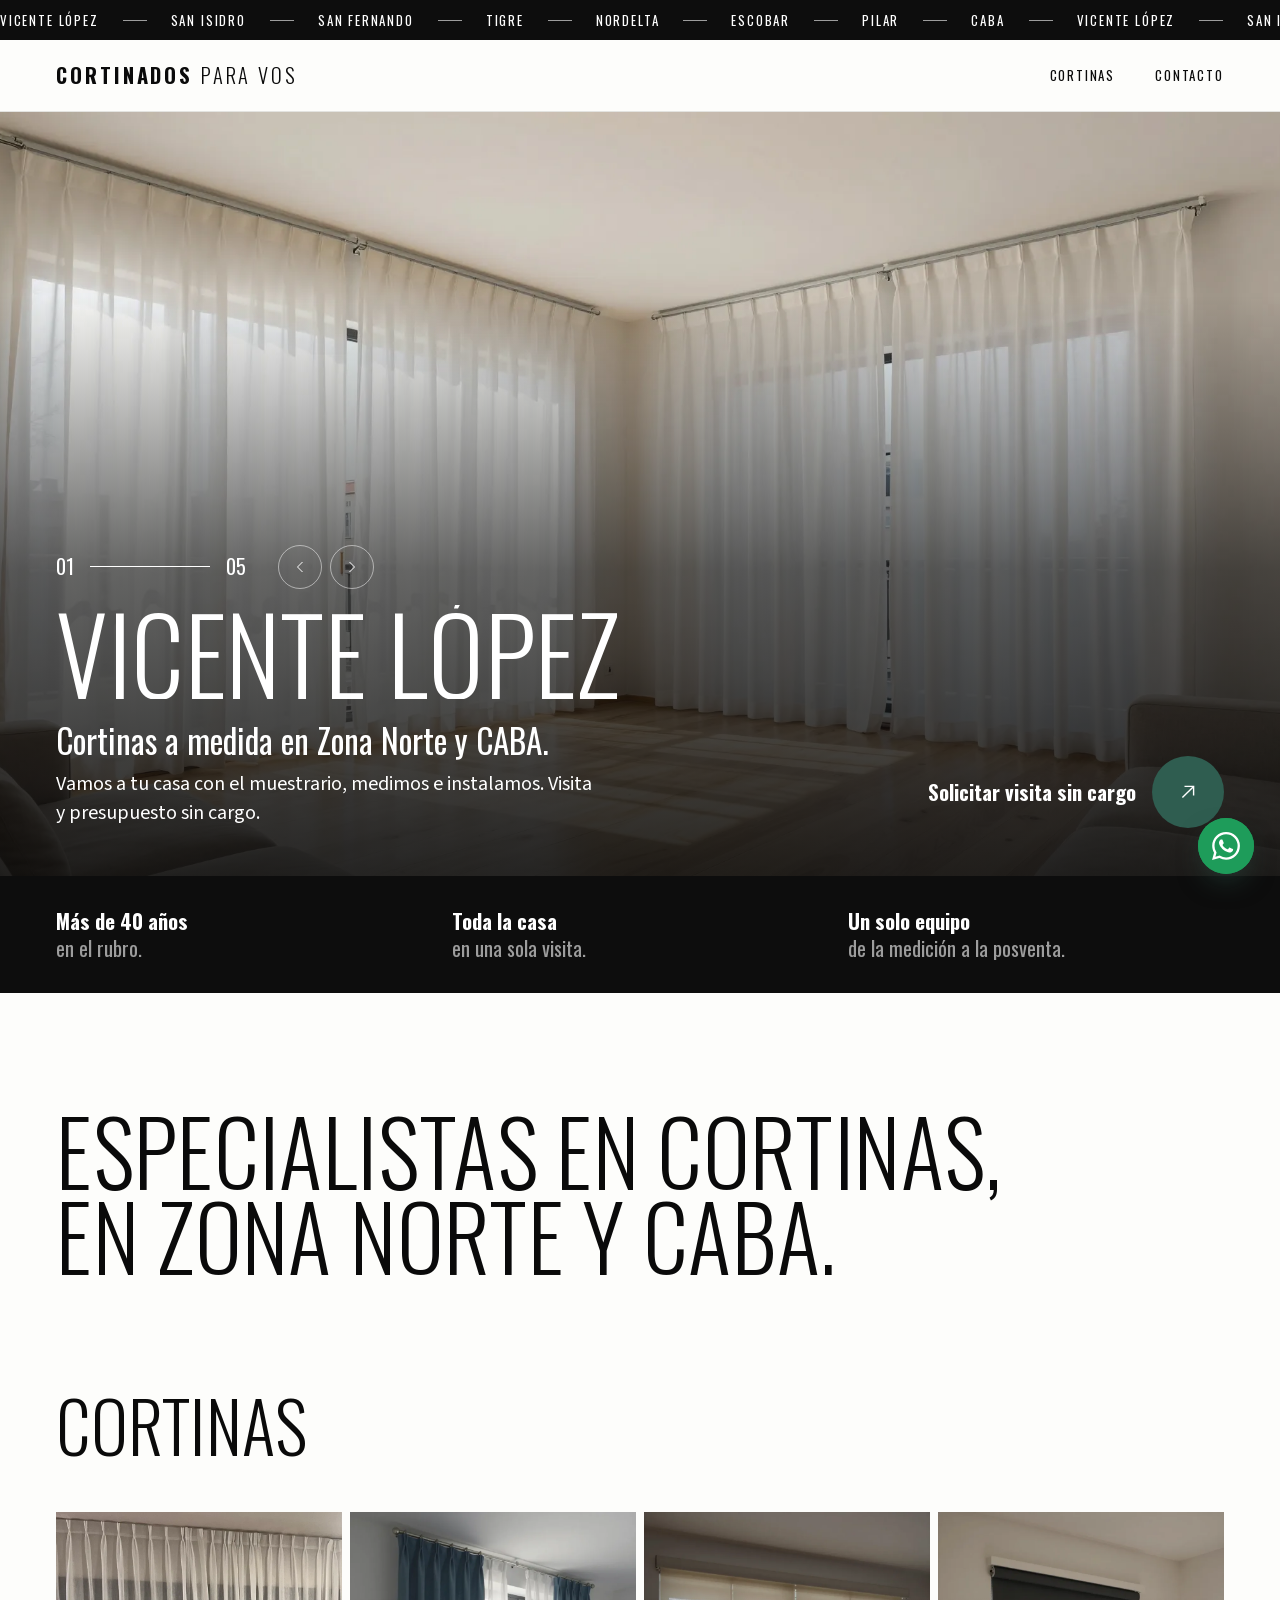
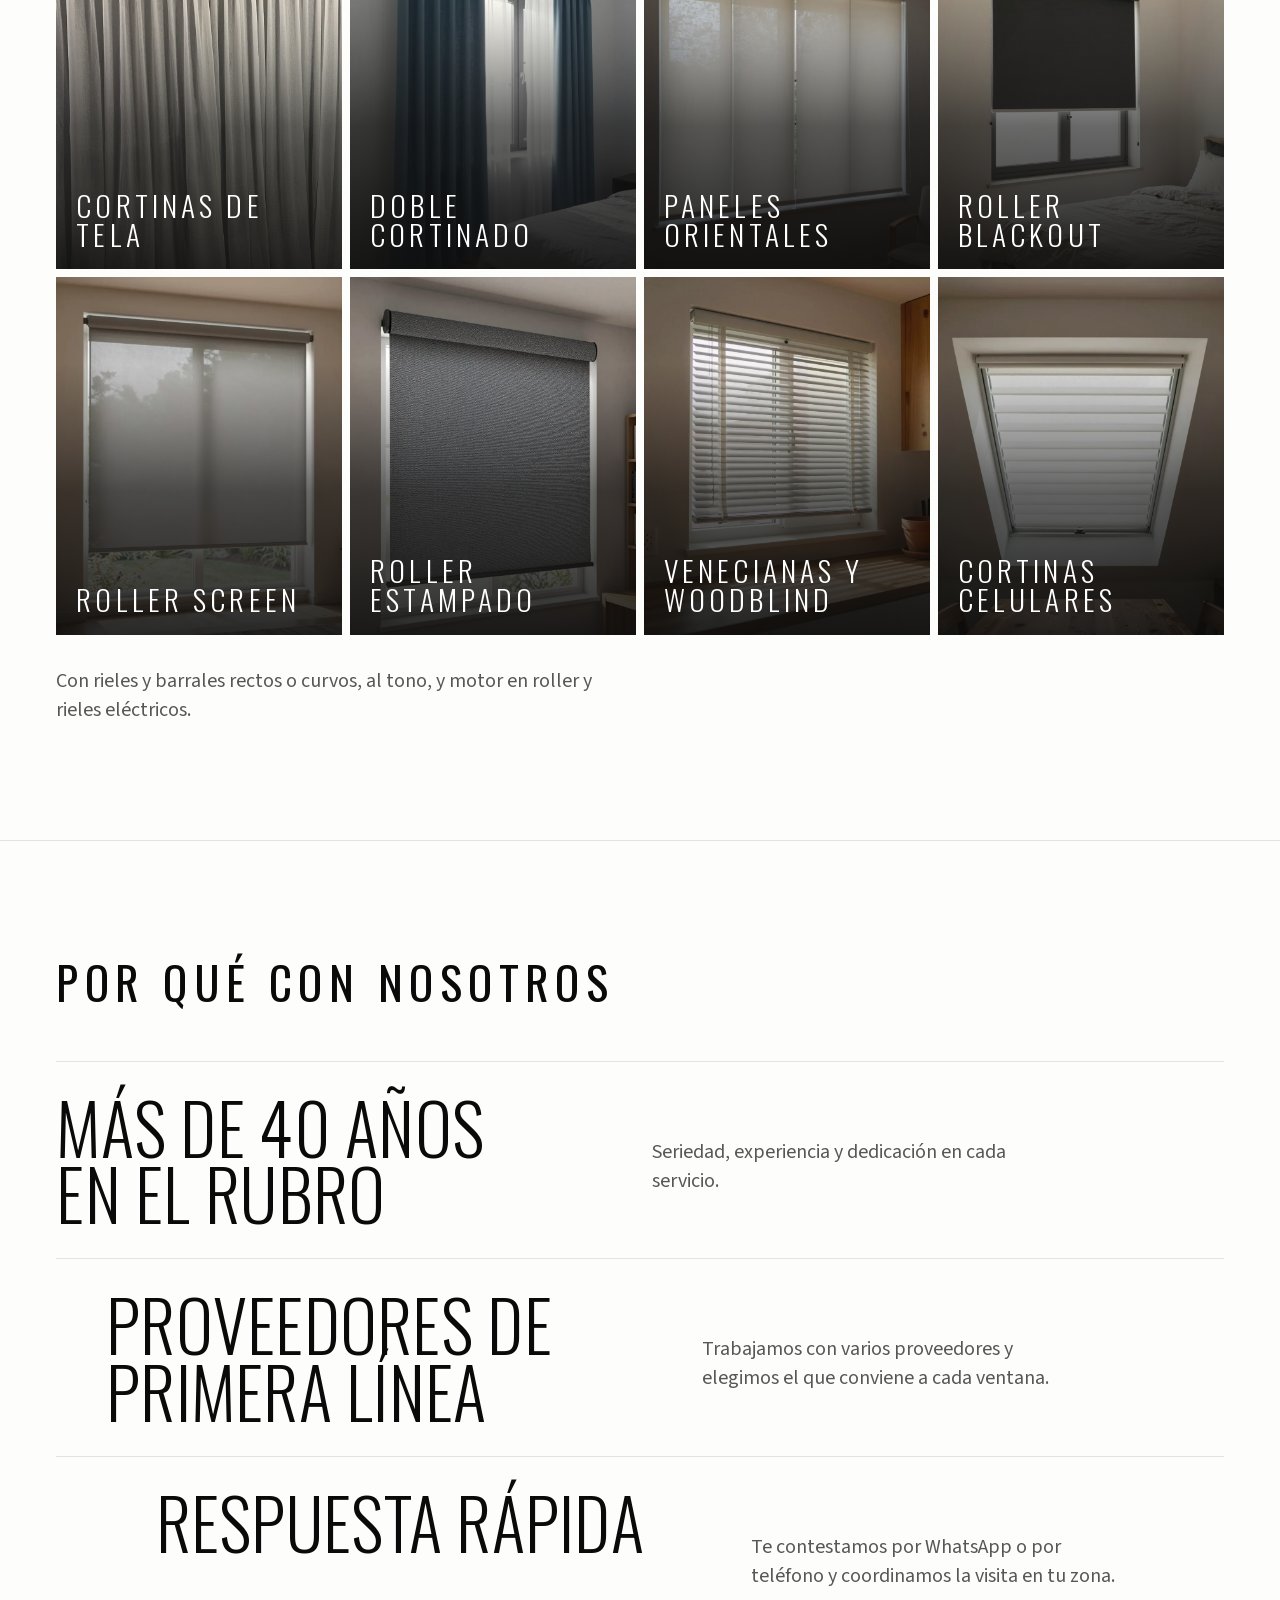
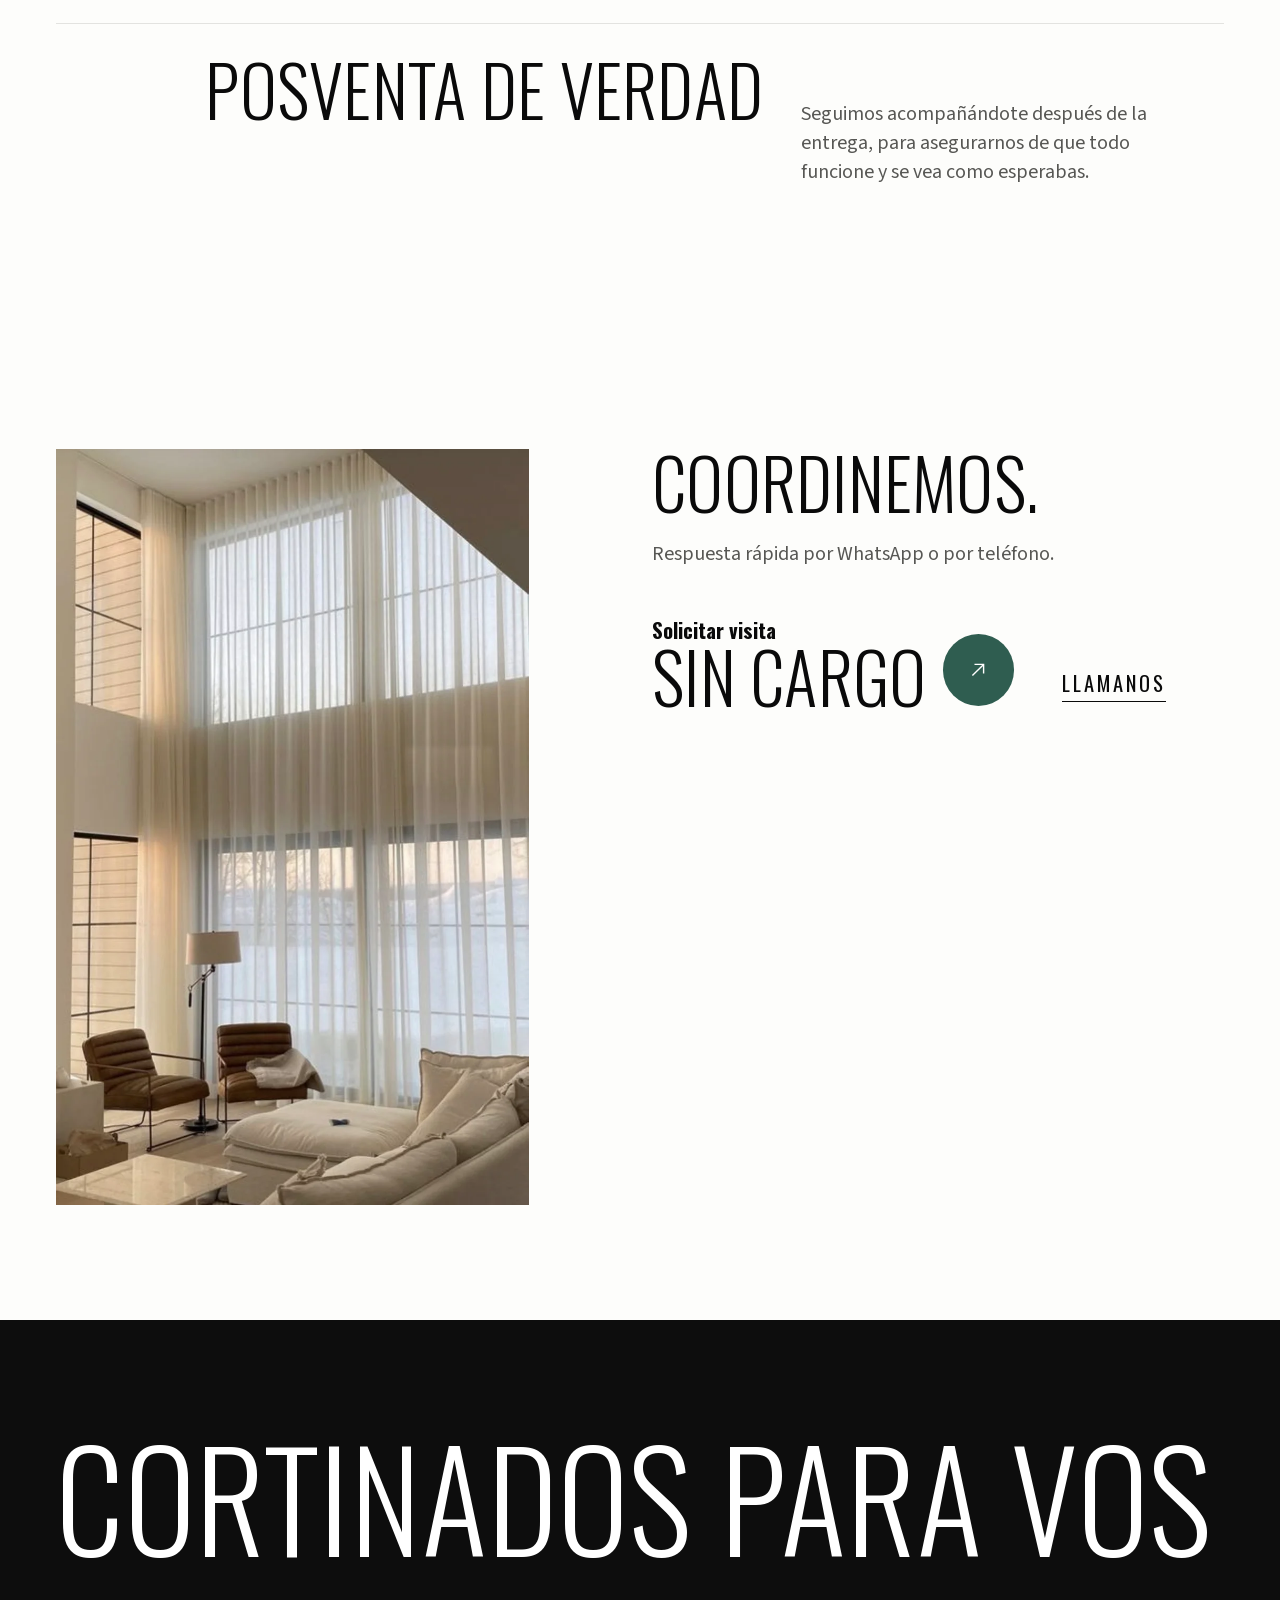
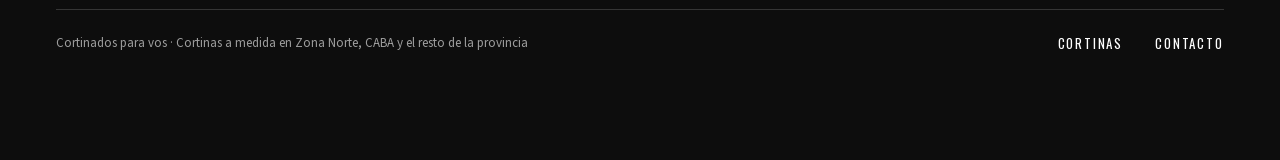
<file: ebaf0c6b00/zona-norte/index.html>
<!doctype html>
<html lang="es-AR" class="bg-bg motion-safe:scroll-smooth">
<head>
  <meta charset="utf-8">
  <meta name="viewport" content="width=device-width, initial-scale=1">
  <meta name="color-scheme" content="light">
  <title>Cortinas a medida en Zona Norte y CABA — Cortinados para vos</title>
  <meta name="description" content="Cortinas de tela, roller, venecianas y doble cortinado en Zona Norte (Vicente López, San Isidro, Tigre, Nordelta y Pilar) y CABA. Visita con muestrario y presupuesto sin cargo.">
  <link rel="preload" href="./assets/fonts/oswald/latin.woff2" as="font" type="font/woff2" crossorigin>
  <link rel="preload" href="./assets/fonts/source-sans-3/latin.woff2" as="font" type="font/woff2" crossorigin>
  <link rel="preload" as="image" href="./assets/photo-panoramas-1.webp" media="(min-width: 64rem)">
  <link rel="preload" as="image" href="./assets/photo-localidades-1.webp" media="(max-width: 63.99rem)">
  <link rel="stylesheet" href="./assets/fonts/fonts.css">
  <link rel="stylesheet" href="./build.css">
<meta name="robots" content="noindex">
<script>
/* A route this preview does not have stops here and says so. */
(function () {
  var note = null, timer = 0;
  document.addEventListener('click', function (event) {
    var link = event.target && event.target.closest && event.target.closest('a[href^="/"]');
    if (!link || link.getAttribute('href').indexOf('//') === 0) return;
    event.preventDefault();
    if (!note) {
      note = document.createElement('div');
      note.setAttribute('role', 'status');
      note.setAttribute('data-showcase-note', '');
      note.textContent = "Disponible en el sitio final";
      note.style.cssText = 'position:fixed;left:50%;bottom:24px;z-index:2147483647;transform:translateX(-50%);max-width:calc(100vw - 32px);padding:10px 14px;border-radius:8px;background:#141414;color:#f2f2f2;font:14px/1.3 system-ui,sans-serif;box-shadow:0 4px 16px rgba(0,0,0,.3);pointer-events:none';
      document.body.appendChild(note);
    }
    note.hidden = false;
    clearTimeout(timer);
    timer = setTimeout(function () { note.hidden = true; }, 2400);
  }, true);
})();
</script>
</head>
<body class="bg-bg text-ink font-body text-body antialiased">

  <!-- nav: the localities ticker above the bar -->
  <header data-block="nav">
    <div class="flex h-ticker items-center overflow-hidden bg-card text-on-card">
      <div class="flex w-max motion-safe:animate-ticker hover:[animation-play-state:paused]">
        <ul class="flex shrink-0 items-center font-display text-label uppercase tracking-caps">
          <li class="flex items-center gap-6 pr-6">Vicente López<span aria-hidden="true" class="h-px w-6 bg-on-card-dim"></span></li>
          <li class="flex items-center gap-6 pr-6">San Isidro<span aria-hidden="true" class="h-px w-6 bg-on-card-dim"></span></li>
          <li class="flex items-center gap-6 pr-6">San Fernando<span aria-hidden="true" class="h-px w-6 bg-on-card-dim"></span></li>
          <li class="flex items-center gap-6 pr-6">Tigre<span aria-hidden="true" class="h-px w-6 bg-on-card-dim"></span></li>
          <li class="flex items-center gap-6 pr-6">Nordelta<span aria-hidden="true" class="h-px w-6 bg-on-card-dim"></span></li>
          <li class="flex items-center gap-6 pr-6">Escobar<span aria-hidden="true" class="h-px w-6 bg-on-card-dim"></span></li>
          <li class="flex items-center gap-6 pr-6">Pilar<span aria-hidden="true" class="h-px w-6 bg-on-card-dim"></span></li>
          <li class="flex items-center gap-6 pr-6">CABA<span aria-hidden="true" class="h-px w-6 bg-on-card-dim"></span></li>
        </ul>
        <ul aria-hidden="true" class="flex shrink-0 items-center font-display text-label uppercase tracking-caps">
          <li class="flex items-center gap-6 pr-6">Vicente López<span class="h-px w-6 bg-on-card-dim"></span></li>
          <li class="flex items-center gap-6 pr-6">San Isidro<span class="h-px w-6 bg-on-card-dim"></span></li>
          <li class="flex items-center gap-6 pr-6">San Fernando<span class="h-px w-6 bg-on-card-dim"></span></li>
          <li class="flex items-center gap-6 pr-6">Tigre<span class="h-px w-6 bg-on-card-dim"></span></li>
          <li class="flex items-center gap-6 pr-6">Nordelta<span class="h-px w-6 bg-on-card-dim"></span></li>
          <li class="flex items-center gap-6 pr-6">Escobar<span class="h-px w-6 bg-on-card-dim"></span></li>
          <li class="flex items-center gap-6 pr-6">Pilar<span class="h-px w-6 bg-on-card-dim"></span></li>
          <li class="flex items-center gap-6 pr-6">CABA<span class="h-px w-6 bg-on-card-dim"></span></li>
        </ul>
      </div>
    </div>
    <div class="flex flex-col gap-3 border-b border-line px-gutter py-4 lg:h-bar lg:flex-row lg:items-center lg:justify-between lg:py-0">
      <p class="font-display text-pair uppercase tracking-caps"><span class="font-bold">Cortinados</span> <span class="font-light">para vos</span></p>
      <nav class="-mx-gutter overflow-x-auto px-gutter [scrollbar-width:none] lg:mx-0 lg:px-0">
        <ul class="flex w-max gap-6 font-display text-label uppercase tracking-caps lg:gap-10">
          <li><a class="text-ink transition-colors duration-(--motion-hover) ease-editorial hover:text-accent focus-visible:outline-2 focus-visible:outline-offset-4 focus-visible:outline-accent" href="#cortinas">Cortinas</a></li>
          <li><a class="text-ink transition-colors duration-(--motion-hover) ease-editorial hover:text-accent focus-visible:outline-2 focus-visible:outline-offset-4 focus-visible:outline-accent" href="#contacto">Contacto</a></li>
        </ul>
      </nav>
    </div>
  </header>

  <main>

    <!-- hero: the locality slider, full-bleed -->
    <section id="localidades" data-block="hero" data-slider class="bg-card">

      <!-- The zone's room fills the first screen and its name sits on it: the slides fade through one another. -->
      <div data-swipe class="relative isolate flex min-h-hero touch-pan-y flex-col justify-end overflow-hidden text-on-card">
        <div class="absolute inset-0 -z-10">
          <div data-plate data-active="true" class="group/plate absolute inset-0 opacity-0 transition-opacity duration-(--motion-slide) ease-editorial data-[active=true]:opacity-100 motion-reduce:transition-none">
            <img data-photo="panoramas" src="./assets/photo-panoramas-1.webp" width="1920" height="1080" alt="Living de un departamento en Vicente López con cortinas de tela" loading="lazy" decoding="async" class="size-full scale-105 object-cover transition-transform duration-(--motion-drift) ease-linear group-data-[active=true]/plate:scale-100 motion-reduce:scale-100 motion-reduce:transition-none max-lg:hidden">
            <img data-photo="localidades" src="./assets/photo-localidades-1.webp" width="1152" height="1440" alt="Living de un departamento en Vicente López con cortinas de tela" loading="lazy" decoding="async" class="size-full scale-105 object-cover transition-transform duration-(--motion-drift) ease-linear group-data-[active=true]/plate:scale-100 motion-reduce:scale-100 motion-reduce:transition-none lg:hidden">
          </div>
          <div data-plate data-active="false" aria-hidden="true" class="group/plate absolute inset-0 opacity-0 transition-opacity duration-(--motion-slide) ease-editorial data-[active=true]:opacity-100 motion-reduce:transition-none">
            <img data-photo="panoramas" src="./assets/photo-panoramas-2.webp" width="1920" height="1080" alt="Casa en San Isidro con ventanales al jardín y roller screen" loading="lazy" decoding="async" class="size-full scale-105 object-cover transition-transform duration-(--motion-drift) ease-linear group-data-[active=true]/plate:scale-100 motion-reduce:scale-100 motion-reduce:transition-none max-lg:hidden">
            <img data-photo="localidades" src="./assets/photo-localidades-2.webp" width="1152" height="1440" alt="Casa en San Isidro con ventanales al jardín y roller screen" loading="lazy" decoding="async" class="size-full scale-105 object-cover transition-transform duration-(--motion-drift) ease-linear group-data-[active=true]/plate:scale-100 motion-reduce:scale-100 motion-reduce:transition-none lg:hidden">
          </div>
          <div data-plate data-active="false" aria-hidden="true" class="group/plate absolute inset-0 opacity-0 transition-opacity duration-(--motion-slide) ease-editorial data-[active=true]:opacity-100 motion-reduce:transition-none">
            <img data-photo="panoramas" src="./assets/photo-panoramas-3.webp" width="1920" height="1080" alt="Living de doble altura en Nordelta con cortinas de gasa frente al agua" loading="lazy" decoding="async" class="size-full scale-105 object-cover transition-transform duration-(--motion-drift) ease-linear group-data-[active=true]/plate:scale-100 motion-reduce:scale-100 motion-reduce:transition-none max-lg:hidden">
            <img data-photo="localidades" src="./assets/photo-localidades-3.webp" width="1152" height="1440" alt="Living de doble altura en Nordelta con cortinas de gasa frente al agua" loading="lazy" decoding="async" class="size-full scale-105 object-cover transition-transform duration-(--motion-drift) ease-linear group-data-[active=true]/plate:scale-100 motion-reduce:scale-100 motion-reduce:transition-none lg:hidden">
          </div>
          <div data-plate data-active="false" aria-hidden="true" class="group/plate absolute inset-0 opacity-0 transition-opacity duration-(--motion-slide) ease-editorial data-[active=true]:opacity-100 motion-reduce:transition-none">
            <img data-photo="panoramas" src="./assets/photo-panoramas-4.webp" width="1920" height="1080" alt="Dormitorio de una casa en Pilar con doble cortinado" loading="lazy" decoding="async" class="size-full scale-105 object-cover transition-transform duration-(--motion-drift) ease-linear group-data-[active=true]/plate:scale-100 motion-reduce:scale-100 motion-reduce:transition-none max-lg:hidden">
            <img data-photo="localidades" src="./assets/photo-localidades-4.webp" width="1152" height="1440" alt="Dormitorio de una casa en Pilar con doble cortinado" loading="lazy" decoding="async" class="size-full scale-105 object-cover transition-transform duration-(--motion-drift) ease-linear group-data-[active=true]/plate:scale-100 motion-reduce:scale-100 motion-reduce:transition-none lg:hidden">
          </div>
          <div data-plate data-active="false" aria-hidden="true" class="group/plate absolute inset-0 opacity-0 transition-opacity duration-(--motion-slide) ease-editorial data-[active=true]:opacity-100 motion-reduce:transition-none">
            <img data-photo="panoramas" src="./assets/photo-panoramas-5.webp" width="1920" height="1080" alt="Living de un departamento en CABA con cortinas de tela" loading="lazy" decoding="async" class="size-full scale-105 object-cover transition-transform duration-(--motion-drift) ease-linear group-data-[active=true]/plate:scale-100 motion-reduce:scale-100 motion-reduce:transition-none max-lg:hidden">
            <img data-photo="localidades" src="./assets/photo-localidades-5.webp" width="1152" height="1440" alt="Living de un departamento en CABA con cortinas de tela" loading="lazy" decoding="async" class="size-full scale-105 object-cover transition-transform duration-(--motion-drift) ease-linear group-data-[active=true]/plate:scale-100 motion-reduce:scale-100 motion-reduce:transition-none lg:hidden">
          </div>
          <div aria-hidden="true" class="absolute inset-0 bg-[image:var(--pattern-veil)]"></div>
        </div>

        <div class="px-gutter pb-10 lg:pb-12">
          <div class="flex items-center gap-4 font-display text-lead">
            <span data-current>01</span>
            <span aria-hidden="true" class="h-px w-hairline bg-on-card"></span>
            <span>05</span>
            <span class="ml-4 hidden gap-2 lg:flex">
            <button type="button" data-prev aria-label="CABA" class="grid size-control-sm place-items-center rounded-round border border-on-card/50 text-on-card transition-colors duration-(--motion-hover) ease-editorial hover:border-on-card active:scale-98 focus-visible:outline-2 focus-visible:outline-offset-4 focus-visible:outline-on-card">
              <svg aria-hidden="true" viewBox="0 0 20 20" class="size-5 fill-none stroke-current stroke-1"><path d="M12.5 5 7.5 10 12.5 15"/></svg>
            </button>
            <button type="button" data-next aria-label="San Isidro" class="grid size-control-sm place-items-center rounded-round border border-on-card/50 text-on-card transition-colors duration-(--motion-hover) ease-editorial hover:border-on-card active:scale-98 focus-visible:outline-2 focus-visible:outline-offset-4 focus-visible:outline-on-card">
              <svg aria-hidden="true" viewBox="0 0 20 20" class="size-5 fill-none stroke-current stroke-1"><path d="M7.5 5 12.5 10 7.5 15"/></svg>
            </button>
            </span>
          </div>

          <div data-stage aria-live="off" aria-label="Zonas" class="mt-4 grid">
          <article data-slide data-n="01" data-active="true" class="group col-start-1 row-start-1 opacity-0 transition-opacity duration-(--motion-slide) ease-editorial data-[active=true]:opacity-100 motion-reduce:transition-none">
            <div class="overflow-hidden">
              <h2 data-place class="translate-y-full whitespace-nowrap font-display text-place font-(--font-weight-display) uppercase tracking-display transition-transform duration-(--motion-slide) ease-editorial group-data-[active=true]:translate-y-0 motion-reduce:transition-none">Vicente López</h2>
            </div>
          </article>
          <article data-slide data-n="02" data-active="false" aria-hidden="true" inert class="group col-start-1 row-start-1 opacity-0 transition-opacity duration-(--motion-slide) ease-editorial data-[active=true]:opacity-100 motion-reduce:transition-none">
            <div class="overflow-hidden">
              <h2 data-place class="translate-y-full whitespace-nowrap font-display text-place font-(--font-weight-display) uppercase tracking-display transition-transform duration-(--motion-slide) ease-editorial group-data-[active=true]:translate-y-0 motion-reduce:transition-none">San Isidro</h2>
            </div>
          </article>
          <article data-slide data-n="03" data-active="false" aria-hidden="true" inert class="group col-start-1 row-start-1 opacity-0 transition-opacity duration-(--motion-slide) ease-editorial data-[active=true]:opacity-100 motion-reduce:transition-none">
            <div class="overflow-hidden">
              <h2 data-place class="translate-y-full whitespace-nowrap font-display text-place font-(--font-weight-display) uppercase tracking-display transition-transform duration-(--motion-slide) ease-editorial group-data-[active=true]:translate-y-0 motion-reduce:transition-none">Nordelta</h2>
            </div>
          </article>
          <article data-slide data-n="04" data-active="false" aria-hidden="true" inert class="group col-start-1 row-start-1 opacity-0 transition-opacity duration-(--motion-slide) ease-editorial data-[active=true]:opacity-100 motion-reduce:transition-none">
            <div class="overflow-hidden">
              <h2 data-place class="translate-y-full whitespace-nowrap font-display text-place font-(--font-weight-display) uppercase tracking-display transition-transform duration-(--motion-slide) ease-editorial group-data-[active=true]:translate-y-0 motion-reduce:transition-none">Pilar</h2>
            </div>
          </article>
          <article data-slide data-n="05" data-active="false" aria-hidden="true" inert class="group col-start-1 row-start-1 opacity-0 transition-opacity duration-(--motion-slide) ease-editorial data-[active=true]:opacity-100 motion-reduce:transition-none">
            <div class="overflow-hidden">
              <h2 data-place class="translate-y-full whitespace-nowrap font-display text-place font-(--font-weight-display) uppercase tracking-display transition-transform duration-(--motion-slide) ease-editorial group-data-[active=true]:translate-y-0 motion-reduce:transition-none">CABA</h2>
            </div>
          </article>
          </div>

          <div class="mt-6 flex flex-col gap-8 lg:flex-row lg:items-end lg:justify-between">
            <div>
              <h1 class="font-display text-title font-normal">Cortinas a medida en Zona Norte y CABA.</h1>
              <p class="mt-3 max-w-measure text-lead">Vamos a tu casa con el muestrario, medimos e instalamos. Visita y presupuesto sin cargo.</p>
            </div>
            <a href="/consulta/whatsapp" class="group/cta inline-flex shrink-0 items-center gap-4 text-on-card focus-visible:outline-2 focus-visible:outline-offset-8 focus-visible:outline-on-card">
              <span class="font-display text-pair font-bold">Solicitar visita sin cargo</span>
              <span aria-hidden="true" class="grid size-orb shrink-0 place-items-center rounded-round bg-accent text-on-accent transition-transform duration-(--motion-hover) ease-editorial group-hover/cta:-translate-y-1 group-hover/cta:translate-x-1 group-active/cta:scale-98">
                <svg viewBox="0 0 40 40" class="size-7 fill-none stroke-current stroke-2"><path d="M12 28 28 12M15 12h13v13"/></svg>
              </span>
            </a>
          </div>
        </div>
      </div>

      <ul class="grid gap-5 px-gutter py-8 font-display text-pair text-on-card sm:grid-cols-3">
        <li><span class="block font-(--font-weight-pair)">Más de 40 años</span> <span class="block font-(--font-weight-pair-soft) text-on-card-dim">en el rubro.</span></li>
        <li><span class="block font-(--font-weight-pair)">Toda la casa</span> <span class="block font-(--font-weight-pair-soft) text-on-card-dim">en una sola visita.</span></li>
        <li><span class="block font-(--font-weight-pair)">Un solo equipo</span> <span class="block font-(--font-weight-pair-soft) text-on-card-dim">de la medición a la posventa.</span></li>
      </ul>
    </section>

    <!-- statement -->
    <section data-block="statement" class="px-gutter pt-band">
      <h2 data-reveal class="max-w-statement text-balance font-display text-statement font-(--font-weight-display) uppercase tracking-display">Especialistas en cortinas, en Zona Norte y CABA.</h2>
    </section>

    <!-- product: the eight families, each drawn as what it does to a window -->
    <section id="cortinas" data-block="product" class="px-gutter py-band">
      <h2 data-reveal class="font-display text-display font-(--font-weight-display) uppercase tracking-display">Cortinas</h2>
      <ul class="mt-stack grid grid-cols-2 gap-2 lg:grid-cols-4">
        <li class="group relative aspect-portrait overflow-hidden bg-card text-on-card">
          <img data-photo="familias" src="./assets/photo-familias-1.webp" width="900" height="1125" alt="Cortinas de tela de piso a techo en un ventanal" loading="lazy" decoding="async" class="size-full object-cover transition-transform duration-(--motion-slide) ease-editorial group-hover:scale-105 motion-reduce:transition-none">
          <span aria-hidden="true" class="absolute inset-0 bg-[image:var(--pattern-veil)]"></span>
          <h3 class="absolute inset-x-0 bottom-0 p-5 font-display text-family font-(--font-weight-display) uppercase tracking-caps">Cortinas de tela</h3>
        </li>
        <li class="group relative aspect-portrait overflow-hidden bg-card text-on-card">
          <img data-photo="familias" src="./assets/photo-familias-2.webp" width="900" height="1125" alt="Doble cortinado de tela y blackout en un dormitorio" loading="lazy" decoding="async" class="size-full object-cover transition-transform duration-(--motion-slide) ease-editorial group-hover:scale-105 motion-reduce:transition-none">
          <span aria-hidden="true" class="absolute inset-0 bg-[image:var(--pattern-veil)]"></span>
          <h3 class="absolute inset-x-0 bottom-0 p-5 font-display text-family font-(--font-weight-display) uppercase tracking-caps">Doble cortinado</h3>
        </li>
        <li class="group relative aspect-portrait overflow-hidden bg-card text-on-card">
          <img data-photo="familias" src="./assets/photo-familias-3.webp" width="900" height="1125" alt="Paneles orientales en un ventanal de living" loading="lazy" decoding="async" class="size-full object-cover transition-transform duration-(--motion-slide) ease-editorial group-hover:scale-105 motion-reduce:transition-none">
          <span aria-hidden="true" class="absolute inset-0 bg-[image:var(--pattern-veil)]"></span>
          <h3 class="absolute inset-x-0 bottom-0 p-5 font-display text-family font-(--font-weight-display) uppercase tracking-caps">Paneles orientales</h3>
        </li>
        <li class="group relative aspect-portrait overflow-hidden bg-card text-on-card">
          <img data-photo="familias" src="./assets/photo-familias-4.webp" width="900" height="1125" alt="Roller blackout en un dormitorio" loading="lazy" decoding="async" class="size-full object-cover transition-transform duration-(--motion-slide) ease-editorial group-hover:scale-105 motion-reduce:transition-none">
          <span aria-hidden="true" class="absolute inset-0 bg-[image:var(--pattern-veil)]"></span>
          <h3 class="absolute inset-x-0 bottom-0 p-5 font-display text-family font-(--font-weight-display) uppercase tracking-caps">Roller blackout</h3>
        </li>
        <li class="group relative aspect-portrait overflow-hidden bg-card text-on-card">
          <img data-photo="familias" src="./assets/photo-familias-5.webp" width="900" height="1125" alt="Roller screen en un ventanal al jardín" loading="lazy" decoding="async" class="size-full object-cover transition-transform duration-(--motion-slide) ease-editorial group-hover:scale-105 motion-reduce:transition-none">
          <span aria-hidden="true" class="absolute inset-0 bg-[image:var(--pattern-veil)]"></span>
          <h3 class="absolute inset-x-0 bottom-0 p-5 font-display text-family font-(--font-weight-display) uppercase tracking-caps">Roller screen</h3>
        </li>
        <li class="group relative aspect-portrait overflow-hidden bg-card text-on-card">
          <img data-photo="familias" src="./assets/photo-familias-6.webp" width="900" height="1125" alt="Roller estampado en la ventana de un living" loading="lazy" decoding="async" class="size-full object-cover transition-transform duration-(--motion-slide) ease-editorial group-hover:scale-105 motion-reduce:transition-none">
          <span aria-hidden="true" class="absolute inset-0 bg-[image:var(--pattern-veil)]"></span>
          <h3 class="absolute inset-x-0 bottom-0 p-5 font-display text-family font-(--font-weight-display) uppercase tracking-caps">Roller estampado</h3>
        </li>
        <li class="group relative aspect-portrait overflow-hidden bg-card text-on-card">
          <img data-photo="familias" src="./assets/photo-familias-7.webp" width="900" height="1125" alt="Venecianas en la ventana de una cocina" loading="lazy" decoding="async" class="size-full object-cover transition-transform duration-(--motion-slide) ease-editorial group-hover:scale-105 motion-reduce:transition-none">
          <span aria-hidden="true" class="absolute inset-0 bg-[image:var(--pattern-veil)]"></span>
          <h3 class="absolute inset-x-0 bottom-0 p-5 font-display text-family font-(--font-weight-display) uppercase tracking-caps">Venecianas y woodblind</h3>
        </li>
        <li class="group relative aspect-portrait overflow-hidden bg-card text-on-card">
          <img data-photo="familias" src="./assets/photo-familias-8.webp" width="900" height="1125" alt="Cortina celular en una claraboya" loading="lazy" decoding="async" class="size-full object-cover transition-transform duration-(--motion-slide) ease-editorial group-hover:scale-105 motion-reduce:transition-none">
          <span aria-hidden="true" class="absolute inset-0 bg-[image:var(--pattern-veil)]"></span>
          <h3 class="absolute inset-x-0 bottom-0 p-5 font-display text-family font-(--font-weight-display) uppercase tracking-caps">Cortinas celulares</h3>
        </li>
      </ul>
      <p class="mt-8 max-w-measure text-lead text-ink-dim">Con rieles y barrales rectos o curvos, al tono, y motor en roller y rieles eléctricos.</p>
    </section>

    <!-- feature: four reasons, set as a staircase of words — one step per
         reason on a 24-column grid, so the longest names wrap to two lines
         beside their line instead of running out of the band -->
    <section data-block="feature" class="border-t border-line px-gutter py-band">
      <h2 data-reveal class="font-display text-section font-normal uppercase tracking-caps">Por qué con nosotros</h2>
      <ol class="mt-stack">
        <li data-reveal class="grid items-baseline gap-x-6 gap-y-3 border-t border-line py-8 lg:grid-cols-24">
          <h3 class="text-balance font-display text-display font-(--font-weight-display) uppercase tracking-display lg:col-span-12 lg:col-start-1">Más de 40 años en el rubro</h3>
          <p class="max-w-measure text-lead text-ink-dim lg:col-span-8">Seriedad, experiencia y dedicación en cada servicio.</p>
        </li>
        <li data-reveal class="grid items-baseline gap-x-6 gap-y-3 border-t border-line py-8 lg:grid-cols-24">
          <h3 class="text-balance font-display text-display font-(--font-weight-display) uppercase tracking-display lg:col-span-12 lg:col-start-2">Proveedores de primera línea</h3>
          <p class="max-w-measure text-lead text-ink-dim lg:col-span-8">Trabajamos con varios proveedores y elegimos el que conviene a cada ventana.</p>
        </li>
        <li data-reveal class="grid items-baseline gap-x-6 gap-y-3 border-t border-line py-8 lg:grid-cols-24">
          <h3 class="text-balance font-display text-display font-(--font-weight-display) uppercase tracking-display lg:col-span-12 lg:col-start-3">Respuesta rápida</h3>
          <p class="max-w-measure text-lead text-ink-dim lg:col-span-8">Te contestamos por WhatsApp o por teléfono y coordinamos la visita en tu zona.</p>
        </li>
        <li data-reveal class="grid items-baseline gap-x-6 gap-y-3 border-t border-line py-8 lg:grid-cols-24">
          <h3 class="text-balance font-display text-display font-(--font-weight-display) uppercase tracking-display lg:col-span-12 lg:col-start-4">Posventa de verdad</h3>
          <p class="max-w-measure text-lead text-ink-dim lg:col-span-8">Seguimos acompañándote después de la entrega, para asegurarnos de que todo funcione y se vea como esperabas.</p>
        </li>
      </ol>
    </section>

    <!-- cta: the close with the hero slot -->
    <section id="contacto" data-block="cta" class="px-gutter py-band">
      <div class="grid items-start gap-x-6 gap-y-12 lg:grid-cols-12">
        <img data-photo="cierre" src="./assets/photo-cierre-1.webp" width="900" height="1440" alt="Cortinas de gasa en un living de doble altura" loading="lazy" decoding="async" class="aspect-tall w-full lg:col-span-5 object-cover">

        <div class="lg:col-span-6 lg:col-start-7">
          <h2 data-reveal class="max-w-close text-balance font-display text-display font-(--font-weight-display) uppercase tracking-display">Coordinemos.</h2>
          <p class="mt-6 text-lead text-ink-dim">Respuesta rápida por WhatsApp o por teléfono.</p>
          <div class="mt-12 flex flex-wrap items-end gap-x-12 gap-y-8">
            <a href="/consulta/whatsapp" class="group/cta inline-flex items-end gap-4 text-ink focus-visible:outline-2 focus-visible:outline-offset-8 focus-visible:outline-accent">
              <span class="flex flex-col">
                <span class="font-display text-pair font-bold">Solicitar visita</span>
                <span class="font-display text-display font-(--font-weight-display) uppercase tracking-display transition-colors duration-(--motion-hover) ease-editorial group-hover/cta:text-accent">sin cargo</span>
              </span>
              <span aria-hidden="true" class="mb-1 grid size-orb shrink-0 place-items-center rounded-round bg-accent text-on-accent transition-transform duration-(--motion-hover) ease-editorial group-hover/cta:-translate-y-1 group-hover/cta:translate-x-1 group-active/cta:scale-98">
                <svg viewBox="0 0 40 40" class="size-7 fill-none stroke-current stroke-2"><path d="M12 28 28 12M15 12h13v13"/></svg>
              </span>
            </a>
            <a href="/consulta/llamar" class="mb-2 border-b border-current pb-1 font-display text-pair uppercase tracking-caps text-ink transition-colors duration-(--motion-hover) ease-editorial hover:text-accent focus-visible:outline-2 focus-visible:outline-offset-4 focus-visible:outline-accent">Llamanos</a>
          </div>
        </div>
      </div>
    </section>

  </main>

  <!-- footer -->
  <footer data-block="footer" class="bg-card px-gutter pt-band pb-10 text-on-card lg:pb-fab-clear">
    <p data-reveal class="font-display text-brand font-(--font-weight-display) uppercase tracking-display">Cortinados para vos</p>
    <div class="mt-stack flex flex-col gap-6 border-t border-card-rule pt-6 lg:flex-row lg:items-center lg:justify-between">
      <p class="text-label text-on-card-dim">Cortinados para vos · Cortinas a medida en Zona Norte, CABA y el resto de la provincia</p>
      <ul class="flex flex-wrap gap-x-8 gap-y-3 font-display text-label uppercase tracking-caps">
        <li><a class="text-on-card transition-colors duration-(--motion-hover) ease-editorial hover:text-on-card-dim focus-visible:outline-2 focus-visible:outline-offset-4 focus-visible:outline-on-card" href="#cortinas">Cortinas</a></li>
        <li><a class="text-on-card transition-colors duration-(--motion-hover) ease-editorial hover:text-on-card-dim focus-visible:outline-2 focus-visible:outline-offset-4 focus-visible:outline-on-card" href="#contacto">Contacto</a></li>
      </ul>
    </div>
  </footer>

  <!-- floating WhatsApp: fixed bottom-right, safe-area aware; the page has no
       other fixed element, and the ticker and slider controls never reach
       the bottom-right corner -->
  <a href="/consulta/whatsapp" aria-label="Escribinos por WhatsApp" class="wa-pulse fixed right-fab-right bottom-fab-bottom z-40 grid size-fab-sm place-items-center rounded-round bg-whatsapp text-on-whatsapp shadow-fab transition-transform duration-(--motion-hover) ease-editorial hover:-translate-y-0.5 active:scale-98 focus-visible:outline-2 focus-visible:outline-offset-2 focus-visible:outline-on-whatsapp focus-visible:ring-6 focus-visible:ring-ink motion-reduce:transition-none motion-reduce:hover:translate-y-0 md:size-fab print:hidden">
    <svg aria-hidden="true" viewBox="0 0 24 24" class="size-fab-glyph fill-current"><path d="M17.47 14.38c-.3-.15-1.76-.87-2.03-.97-.27-.1-.47-.15-.67.15-.2.3-.77.97-.94 1.16-.17.2-.35.22-.64.07-.3-.15-1.26-.46-2.39-1.47-.88-.79-1.48-1.76-1.65-2.06-.17-.3-.02-.46.13-.6.13-.14.3-.35.45-.52.15-.18.2-.3.3-.5.1-.2.05-.37-.03-.52-.07-.15-.67-1.61-.92-2.2-.24-.59-.49-.5-.67-.51h-.57c-.2 0-.52.07-.79.37-.27.3-1.04 1.02-1.04 2.48s1.07 2.88 1.21 3.07c.15.2 2.1 3.2 5.08 4.49.71.31 1.26.49 1.7.63.71.22 1.36.19 1.87.12.57-.09 1.76-.72 2-1.42.25-.69.25-1.29.18-1.41-.08-.13-.28-.2-.57-.35m-5.42 7.4h-.01a9.87 9.87 0 0 1-5.03-1.38l-.36-.21-3.74.98 1-3.65-.24-.37a9.86 9.86 0 0 1-1.51-5.26c0-5.45 4.44-9.88 9.89-9.88 2.64 0 5.12 1.03 6.99 2.9a9.83 9.83 0 0 1 2.89 6.99c0 5.45-4.44 9.88-9.88 9.88m8.41-18.3A11.82 11.82 0 0 0 12.05 0C5.5 0 .16 5.34.16 11.89c0 2.1.55 4.14 1.59 5.95L.06 24l6.3-1.65a11.88 11.88 0 0 0 5.68 1.45h.01c6.55 0 11.89-5.34 11.89-11.89a11.82 11.82 0 0 0-3.48-8.41Z"/></svg>
  </a>

  <script>
    (() => {
      const reduce = window.matchMedia('(prefers-reduced-motion: reduce)');
      const css = getComputedStyle(document.documentElement);
      const ease = css.getPropertyValue('--ease-editorial').trim() || 'ease-out';
      const slideMs = parseFloat(css.getPropertyValue('--motion-slide')) || 900;

      // The locality slider: up/down arrows, swipe on touch, auto-advance
      // unless the visitor prefers reduced motion or is reading it.
      const root = document.querySelector('[data-slider]');
      if (root) {
        const slides = [...root.querySelectorAll('[data-slide]')];
        const plates = [...root.querySelectorAll('[data-plate]')];
        const current = root.querySelector('[data-current]');
        const stage = root.querySelector('[data-stage]');
        const prev = root.querySelector('[data-prev]');
        const next = root.querySelector('[data-next]');
        const swipe = root.querySelector('[data-swipe]');
        const count = slides.length;
        const place = (k) => slides[(k + count) % count].querySelector('[data-place]').textContent.trim();
        let index = 0;
        let timer = 0;
        let held = 0;
        let first = 2200;

        const show = (k) => {
          index = (k + count) % count;
          slides.forEach((s, n) => {
            const on = n === index;
            s.dataset.active = String(on);
            s.toggleAttribute('inert', !on);
            if (on) s.removeAttribute('aria-hidden'); else s.setAttribute('aria-hidden', 'true');
          });
          plates.forEach((p, n) => {
            const on = n === index;
            p.dataset.active = String(on);
            if (on) p.removeAttribute('aria-hidden'); else p.setAttribute('aria-hidden', 'true');
          });
          current.textContent = slides[index].dataset.n;
          prev.setAttribute('aria-label', place(index - 1));
          next.setAttribute('aria-label', place(index + 1));
        };
        const stop = () => { clearTimeout(timer); timer = 0; };
        const start = () => {
          stop();
          if (reduce.matches || held > 0 || document.hidden) return;
          // The first change comes early: most readers only ever see the first screen.
          timer = setTimeout(function tick() { show(index + 1); timer = setTimeout(tick, 3800); }, first);
          first = 3800;
        };
        const step = (d) => { stage.setAttribute('aria-live', 'polite'); show(index + d); start(); };

        prev.addEventListener('click', () => step(-1));
        next.addEventListener('click', () => step(1));
        // Keyboard focus holds the slide; a mouse resting on it or a click on an arrow does not.
        root.addEventListener('focusin', (e) => { if (e.target.matches(':focus-visible')) { held++; stop(); } });
        root.addEventListener('focusout', () => { if (held) { held--; start(); } });

        let x0 = null;
        let y0 = 0;
        swipe.addEventListener('pointerdown', (e) => { if (e.pointerType !== 'mouse') { x0 = e.clientX; y0 = e.clientY; } });
        swipe.addEventListener('pointerup', (e) => {
          if (x0 === null) return;
          const dx = e.clientX - x0;
          const dy = e.clientY - y0;
          x0 = null;
          if (Math.abs(dx) > 40 && Math.abs(dx) > Math.abs(dy)) step(dx < 0 ? 1 : -1);
        });
        swipe.addEventListener('pointercancel', () => { x0 = null; });

        document.addEventListener('visibilitychange', start);
        reduce.addEventListener('change', start);
        show(0);
        start();
      }

      // Scroll reveal, layered on a page that is already readable: nothing is
      // hidden in CSS. Only blocks below the first screen are observed, and each
      // plays once as a short fade in place: nothing moves under a reader who is
      // scrolling, which is what used to read as the page jumping.
      if (!reduce.matches && 'IntersectionObserver' in window && Element.prototype.animate) {
        const below = [...document.querySelectorAll('[data-reveal],[data-draw]')]
          .filter((el) => el.getBoundingClientRect().top > window.innerHeight);
        const io = new IntersectionObserver((entries) => {
          for (const entry of entries) {
            if (!entry.isIntersecting) continue;
            const el = entry.target;
            io.unobserve(el);
            const draw = el.hasAttribute('data-draw');
            el.animate(
              draw
                ? [{ transform: 'scaleX(0)' }, { transform: 'scaleX(1)' }]
                : [{ opacity: 0 }, { opacity: 1 }],
              { duration: draw ? slideMs * 1.6 : slideMs / 2, easing: ease, fill: 'backwards' },
            );
          }
        }, { rootMargin: '0px 0px 6% 0px' });
        below.forEach((el) => io.observe(el));
      }
    })();
  </script>
</body>
</html>
</file>
<file: ebaf0c6b00/empresas/assets/fonts/fonts.css>
/* generated by scripts/vendor-fonts.mjs — never hand-edited. Spec 009. */
@font-face {
  font-family: 'Archivo';
  font-style: italic;
  font-weight: 100 900;
  font-display: swap;
  src: url(./archivo/latin-ext-italic.woff2) format('woff2');
  unicode-range: U+0100-02BA, U+02BD-02C5, U+02C7-02CC, U+02CE-02D7, U+02DD-02FF, U+0304, U+0308, U+0329, U+1D00-1DBF, U+1E00-1E9F, U+1EF2-1EFF, U+2020, U+20A0-20AB, U+20AD-20C0, U+2113, U+2C60-2C7F, U+A720-A7FF;
}
@font-face {
  font-family: 'Archivo';
  font-style: italic;
  font-weight: 100 900;
  font-display: swap;
  src: url(./archivo/latin-italic.woff2) format('woff2');
  unicode-range: U+0000-00FF, U+0131, U+0152-0153, U+02BB-02BC, U+02C6, U+02DA, U+02DC, U+0304, U+0308, U+0329, U+2000-206F, U+20AC, U+2122, U+2191, U+2193, U+2212, U+2215, U+FEFF, U+FFFD;
}
@font-face {
  font-family: 'Archivo';
  font-style: normal;
  font-weight: 100 900;
  font-display: swap;
  src: url(./archivo/latin-ext.woff2) format('woff2');
  unicode-range: U+0100-02BA, U+02BD-02C5, U+02C7-02CC, U+02CE-02D7, U+02DD-02FF, U+0304, U+0308, U+0329, U+1D00-1DBF, U+1E00-1E9F, U+1EF2-1EFF, U+2020, U+20A0-20AB, U+20AD-20C0, U+2113, U+2C60-2C7F, U+A720-A7FF;
}
@font-face {
  font-family: 'Archivo';
  font-style: normal;
  font-weight: 100 900;
  font-display: swap;
  src: url(./archivo/latin.woff2) format('woff2');
  unicode-range: U+0000-00FF, U+0131, U+0152-0153, U+02BB-02BC, U+02C6, U+02DA, U+02DC, U+0304, U+0308, U+0329, U+2000-206F, U+20AC, U+2122, U+2191, U+2193, U+2212, U+2215, U+FEFF, U+FFFD;
}
@font-face {
  font-family: 'Inter';
  font-style: italic;
  font-weight: 100 900;
  font-display: swap;
  src: url(./inter/latin-ext-italic.woff2) format('woff2');
  unicode-range: U+0100-02BA, U+02BD-02C5, U+02C7-02CC, U+02CE-02D7, U+02DD-02FF, U+0304, U+0308, U+0329, U+1D00-1DBF, U+1E00-1E9F, U+1EF2-1EFF, U+2020, U+20A0-20AB, U+20AD-20C0, U+2113, U+2C60-2C7F, U+A720-A7FF;
}
@font-face {
  font-family: 'Inter';
  font-style: italic;
  font-weight: 100 900;
  font-display: swap;
  src: url(./inter/latin-italic.woff2) format('woff2');
  unicode-range: U+0000-00FF, U+0131, U+0152-0153, U+02BB-02BC, U+02C6, U+02DA, U+02DC, U+0304, U+0308, U+0329, U+2000-206F, U+20AC, U+2122, U+2191, U+2193, U+2212, U+2215, U+FEFF, U+FFFD;
}
@font-face {
  font-family: 'Inter';
  font-style: normal;
  font-weight: 100 900;
  font-display: swap;
  src: url(./inter/latin-ext.woff2) format('woff2');
  unicode-range: U+0100-02BA, U+02BD-02C5, U+02C7-02CC, U+02CE-02D7, U+02DD-02FF, U+0304, U+0308, U+0329, U+1D00-1DBF, U+1E00-1E9F, U+1EF2-1EFF, U+2020, U+20A0-20AB, U+20AD-20C0, U+2113, U+2C60-2C7F, U+A720-A7FF;
}
@font-face {
  font-family: 'Inter';
  font-style: normal;
  font-weight: 100 900;
  font-display: swap;
  src: url(./inter/latin.woff2) format('woff2');
  unicode-range: U+0000-00FF, U+0131, U+0152-0153, U+02BB-02BC, U+02C6, U+02DA, U+02DC, U+0304, U+0308, U+0329, U+2000-206F, U+20AC, U+2122, U+2191, U+2193, U+2212, U+2215, U+FEFF, U+FFFD;
}
</file>
<file: ebaf0c6b00/hoteles/assets/fonts/fonts.css>
/* generated by scripts/vendor-fonts.mjs — never hand-edited. Spec 009. */
@font-face {
  font-family: 'Instrument Serif';
  font-style: italic;
  font-weight: 400;
  font-display: swap;
  src: url(./instrument-serif/latin-ext-italic-400.woff2) format('woff2');
  unicode-range: U+0100-02BA, U+02BD-02C5, U+02C7-02CC, U+02CE-02D7, U+02DD-02FF, U+0304, U+0308, U+0329, U+1D00-1DBF, U+1E00-1E9F, U+1EF2-1EFF, U+2020, U+20A0-20AB, U+20AD-20C0, U+2113, U+2C60-2C7F, U+A720-A7FF;
}
@font-face {
  font-family: 'Instrument Serif';
  font-style: italic;
  font-weight: 400;
  font-display: swap;
  src: url(./instrument-serif/latin-italic-400.woff2) format('woff2');
  unicode-range: U+0000-00FF, U+0131, U+0152-0153, U+02BB-02BC, U+02C6, U+02DA, U+02DC, U+0304, U+0308, U+0329, U+2000-206F, U+20AC, U+2122, U+2191, U+2193, U+2212, U+2215, U+FEFF, U+FFFD;
}
@font-face {
  font-family: 'Instrument Serif';
  font-style: normal;
  font-weight: 400;
  font-display: swap;
  src: url(./instrument-serif/latin-ext-400.woff2) format('woff2');
  unicode-range: U+0100-02BA, U+02BD-02C5, U+02C7-02CC, U+02CE-02D7, U+02DD-02FF, U+0304, U+0308, U+0329, U+1D00-1DBF, U+1E00-1E9F, U+1EF2-1EFF, U+2020, U+20A0-20AB, U+20AD-20C0, U+2113, U+2C60-2C7F, U+A720-A7FF;
}
@font-face {
  font-family: 'Instrument Serif';
  font-style: normal;
  font-weight: 400;
  font-display: swap;
  src: url(./instrument-serif/latin-400.woff2) format('woff2');
  unicode-range: U+0000-00FF, U+0131, U+0152-0153, U+02BB-02BC, U+02C6, U+02DA, U+02DC, U+0304, U+0308, U+0329, U+2000-206F, U+20AC, U+2122, U+2191, U+2193, U+2212, U+2215, U+FEFF, U+FFFD;
}
@font-face {
  font-family: 'Figtree';
  font-style: italic;
  font-weight: 300 900;
  font-display: swap;
  src: url(./figtree/latin-ext-italic.woff2) format('woff2');
  unicode-range: U+0100-02BA, U+02BD-02C5, U+02C7-02CC, U+02CE-02D7, U+02DD-02FF, U+0304, U+0308, U+0329, U+1D00-1DBF, U+1E00-1E9F, U+1EF2-1EFF, U+2020, U+20A0-20AB, U+20AD-20C0, U+2113, U+2C60-2C7F, U+A720-A7FF;
}
@font-face {
  font-family: 'Figtree';
  font-style: italic;
  font-weight: 300 900;
  font-display: swap;
  src: url(./figtree/latin-italic.woff2) format('woff2');
  unicode-range: U+0000-00FF, U+0131, U+0152-0153, U+02BB-02BC, U+02C6, U+02DA, U+02DC, U+0304, U+0308, U+0329, U+2000-206F, U+20AC, U+2122, U+2191, U+2193, U+2212, U+2215, U+FEFF, U+FFFD;
}
@font-face {
  font-family: 'Figtree';
  font-style: normal;
  font-weight: 300 900;
  font-display: swap;
  src: url(./figtree/latin-ext.woff2) format('woff2');
  unicode-range: U+0100-02BA, U+02BD-02C5, U+02C7-02CC, U+02CE-02D7, U+02DD-02FF, U+0304, U+0308, U+0329, U+1D00-1DBF, U+1E00-1E9F, U+1EF2-1EFF, U+2020, U+20A0-20AB, U+20AD-20C0, U+2113, U+2C60-2C7F, U+A720-A7FF;
}
@font-face {
  font-family: 'Figtree';
  font-style: normal;
  font-weight: 300 900;
  font-display: swap;
  src: url(./figtree/latin.woff2) format('woff2');
  unicode-range: U+0000-00FF, U+0131, U+0152-0153, U+02BB-02BC, U+02C6, U+02DA, U+02DC, U+0304, U+0308, U+0329, U+2000-206F, U+20AC, U+2122, U+2191, U+2193, U+2212, U+2215, U+FEFF, U+FFFD;
}
</file>
<file: ebaf0c6b00/la-luz/assets/fonts/fonts.css>
/* generated by scripts/vendor-fonts.mjs — never hand-edited. Spec 009. */
@font-face {
  font-family: 'Jost';
  font-style: italic;
  font-weight: 100 900;
  font-display: swap;
  src: url(./jost/latin-ext-italic.woff2) format('woff2');
  unicode-range: U+0100-02BA, U+02BD-02C5, U+02C7-02CC, U+02CE-02D7, U+02DD-02FF, U+0304, U+0308, U+0329, U+1D00-1DBF, U+1E00-1E9F, U+1EF2-1EFF, U+2020, U+20A0-20AB, U+20AD-20C0, U+2113, U+2C60-2C7F, U+A720-A7FF;
}
@font-face {
  font-family: 'Jost';
  font-style: italic;
  font-weight: 100 900;
  font-display: swap;
  src: url(./jost/latin-italic.woff2) format('woff2');
  unicode-range: U+0000-00FF, U+0131, U+0152-0153, U+02BB-02BC, U+02C6, U+02DA, U+02DC, U+0304, U+0308, U+0329, U+2000-206F, U+20AC, U+2122, U+2191, U+2193, U+2212, U+2215, U+FEFF, U+FFFD;
}
@font-face {
  font-family: 'Jost';
  font-style: normal;
  font-weight: 100 900;
  font-display: swap;
  src: url(./jost/latin-ext.woff2) format('woff2');
  unicode-range: U+0100-02BA, U+02BD-02C5, U+02C7-02CC, U+02CE-02D7, U+02DD-02FF, U+0304, U+0308, U+0329, U+1D00-1DBF, U+1E00-1E9F, U+1EF2-1EFF, U+2020, U+20A0-20AB, U+20AD-20C0, U+2113, U+2C60-2C7F, U+A720-A7FF;
}
@font-face {
  font-family: 'Jost';
  font-style: normal;
  font-weight: 100 900;
  font-display: swap;
  src: url(./jost/latin.woff2) format('woff2');
  unicode-range: U+0000-00FF, U+0131, U+0152-0153, U+02BB-02BC, U+02C6, U+02DA, U+02DC, U+0304, U+0308, U+0329, U+2000-206F, U+20AC, U+2122, U+2191, U+2193, U+2212, U+2215, U+FEFF, U+FFFD;
}
@font-face {
  font-family: 'Newsreader';
  font-style: italic;
  font-weight: 200 800;
  font-display: swap;
  src: url(./newsreader/latin-ext-italic.woff2) format('woff2');
  unicode-range: U+0100-02BA, U+02BD-02C5, U+02C7-02CC, U+02CE-02D7, U+02DD-02FF, U+0304, U+0308, U+0329, U+1D00-1DBF, U+1E00-1E9F, U+1EF2-1EFF, U+2020, U+20A0-20AB, U+20AD-20C0, U+2113, U+2C60-2C7F, U+A720-A7FF;
}
@font-face {
  font-family: 'Newsreader';
  font-style: italic;
  font-weight: 200 800;
  font-display: swap;
  src: url(./newsreader/latin-italic.woff2) format('woff2');
  unicode-range: U+0000-00FF, U+0131, U+0152-0153, U+02BB-02BC, U+02C6, U+02DA, U+02DC, U+0304, U+0308, U+0329, U+2000-206F, U+20AC, U+2122, U+2191, U+2193, U+2212, U+2215, U+FEFF, U+FFFD;
}
@font-face {
  font-family: 'Newsreader';
  font-style: normal;
  font-weight: 200 800;
  font-display: swap;
  src: url(./newsreader/latin-ext.woff2) format('woff2');
  unicode-range: U+0100-02BA, U+02BD-02C5, U+02C7-02CC, U+02CE-02D7, U+02DD-02FF, U+0304, U+0308, U+0329, U+1D00-1DBF, U+1E00-1E9F, U+1EF2-1EFF, U+2020, U+20A0-20AB, U+20AD-20C0, U+2113, U+2C60-2C7F, U+A720-A7FF;
}
@font-face {
  font-family: 'Newsreader';
  font-style: normal;
  font-weight: 200 800;
  font-display: swap;
  src: url(./newsreader/latin.woff2) format('woff2');
  unicode-range: U+0000-00FF, U+0131, U+0152-0153, U+02BB-02BC, U+02C6, U+02DA, U+02DC, U+0304, U+0308, U+0329, U+2000-206F, U+20AC, U+2122, U+2191, U+2193, U+2212, U+2215, U+FEFF, U+FFFD;
}
</file>
<file: ebaf0c6b00/la-ventana/assets/fonts/fonts.css>
/* generated by scripts/vendor-fonts.mjs — never hand-edited. Spec 009. */
@font-face {
  font-family: 'Archivo';
  font-style: italic;
  font-weight: 100 900;
  font-display: swap;
  src: url(./archivo/latin-ext-italic.woff2) format('woff2');
  unicode-range: U+0100-02BA, U+02BD-02C5, U+02C7-02CC, U+02CE-02D7, U+02DD-02FF, U+0304, U+0308, U+0329, U+1D00-1DBF, U+1E00-1E9F, U+1EF2-1EFF, U+2020, U+20A0-20AB, U+20AD-20C0, U+2113, U+2C60-2C7F, U+A720-A7FF;
}
@font-face {
  font-family: 'Archivo';
  font-style: italic;
  font-weight: 100 900;
  font-display: swap;
  src: url(./archivo/latin-italic.woff2) format('woff2');
  unicode-range: U+0000-00FF, U+0131, U+0152-0153, U+02BB-02BC, U+02C6, U+02DA, U+02DC, U+0304, U+0308, U+0329, U+2000-206F, U+20AC, U+2122, U+2191, U+2193, U+2212, U+2215, U+FEFF, U+FFFD;
}
@font-face {
  font-family: 'Archivo';
  font-style: normal;
  font-weight: 100 900;
  font-display: swap;
  src: url(./archivo/latin-ext.woff2) format('woff2');
  unicode-range: U+0100-02BA, U+02BD-02C5, U+02C7-02CC, U+02CE-02D7, U+02DD-02FF, U+0304, U+0308, U+0329, U+1D00-1DBF, U+1E00-1E9F, U+1EF2-1EFF, U+2020, U+20A0-20AB, U+20AD-20C0, U+2113, U+2C60-2C7F, U+A720-A7FF;
}
@font-face {
  font-family: 'Archivo';
  font-style: normal;
  font-weight: 100 900;
  font-display: swap;
  src: url(./archivo/latin.woff2) format('woff2');
  unicode-range: U+0000-00FF, U+0131, U+0152-0153, U+02BB-02BC, U+02C6, U+02DA, U+02DC, U+0304, U+0308, U+0329, U+2000-206F, U+20AC, U+2122, U+2191, U+2193, U+2212, U+2215, U+FEFF, U+FFFD;
}
</file>
<file: ebaf0c6b00/motorizadas/assets/fonts/fonts.css>
/* generated by scripts/vendor-fonts.mjs — never hand-edited. Spec 009. */
@font-face {
  font-family: 'Inter';
  font-style: italic;
  font-weight: 100 900;
  font-display: swap;
  src: url(./inter/latin-ext-italic.woff2) format('woff2');
  unicode-range: U+0100-02BA, U+02BD-02C5, U+02C7-02CC, U+02CE-02D7, U+02DD-02FF, U+0304, U+0308, U+0329, U+1D00-1DBF, U+1E00-1E9F, U+1EF2-1EFF, U+2020, U+20A0-20AB, U+20AD-20C0, U+2113, U+2C60-2C7F, U+A720-A7FF;
}
@font-face {
  font-family: 'Inter';
  font-style: italic;
  font-weight: 100 900;
  font-display: swap;
  src: url(./inter/latin-italic.woff2) format('woff2');
  unicode-range: U+0000-00FF, U+0131, U+0152-0153, U+02BB-02BC, U+02C6, U+02DA, U+02DC, U+0304, U+0308, U+0329, U+2000-206F, U+20AC, U+2122, U+2191, U+2193, U+2212, U+2215, U+FEFF, U+FFFD;
}
@font-face {
  font-family: 'Inter';
  font-style: normal;
  font-weight: 100 900;
  font-display: swap;
  src: url(./inter/latin-ext.woff2) format('woff2');
  unicode-range: U+0100-02BA, U+02BD-02C5, U+02C7-02CC, U+02CE-02D7, U+02DD-02FF, U+0304, U+0308, U+0329, U+1D00-1DBF, U+1E00-1E9F, U+1EF2-1EFF, U+2020, U+20A0-20AB, U+20AD-20C0, U+2113, U+2C60-2C7F, U+A720-A7FF;
}
@font-face {
  font-family: 'Inter';
  font-style: normal;
  font-weight: 100 900;
  font-display: swap;
  src: url(./inter/latin.woff2) format('woff2');
  unicode-range: U+0000-00FF, U+0131, U+0152-0153, U+02BB-02BC, U+02C6, U+02DA, U+02DC, U+0304, U+0308, U+0329, U+2000-206F, U+20AC, U+2122, U+2191, U+2193, U+2212, U+2215, U+FEFF, U+FFFD;
}
@font-face {
  font-family: 'JetBrains Mono';
  font-style: italic;
  font-weight: 100 800;
  font-display: swap;
  src: url(./jetbrains-mono/latin-ext-italic.woff2) format('woff2');
  unicode-range: U+0100-02BA, U+02BD-02C5, U+02C7-02CC, U+02CE-02D7, U+02DD-02FF, U+0304, U+0308, U+0329, U+1D00-1DBF, U+1E00-1E9F, U+1EF2-1EFF, U+2020, U+20A0-20AB, U+20AD-20C0, U+2113, U+2C60-2C7F, U+A720-A7FF;
}
@font-face {
  font-family: 'JetBrains Mono';
  font-style: italic;
  font-weight: 100 800;
  font-display: swap;
  src: url(./jetbrains-mono/latin-italic.woff2) format('woff2');
  unicode-range: U+0000-00FF, U+0131, U+0152-0153, U+02BB-02BC, U+02C6, U+02DA, U+02DC, U+0304, U+0308, U+0329, U+2000-206F, U+20AC, U+2122, U+2191, U+2193, U+2212, U+2215, U+FEFF, U+FFFD;
}
@font-face {
  font-family: 'JetBrains Mono';
  font-style: normal;
  font-weight: 100 800;
  font-display: swap;
  src: url(./jetbrains-mono/latin-ext.woff2) format('woff2');
  unicode-range: U+0100-02BA, U+02BD-02C5, U+02C7-02CC, U+02CE-02D7, U+02DD-02FF, U+0304, U+0308, U+0329, U+1D00-1DBF, U+1E00-1E9F, U+1EF2-1EFF, U+2020, U+20A0-20AB, U+20AD-20C0, U+2113, U+2C60-2C7F, U+A720-A7FF;
}
@font-face {
  font-family: 'JetBrains Mono';
  font-style: normal;
  font-weight: 100 800;
  font-display: swap;
  src: url(./jetbrains-mono/latin.woff2) format('woff2');
  unicode-range: U+0000-00FF, U+0131, U+0152-0153, U+02BB-02BC, U+02C6, U+02DA, U+02DC, U+0304, U+0308, U+0329, U+2000-206F, U+20AC, U+2122, U+2191, U+2193, U+2212, U+2215, U+FEFF, U+FFFD;
}
</file>
<file: ebaf0c6b00/que-cortina/assets/fonts/fonts.css>
/* generated by scripts/vendor-fonts.mjs — never hand-edited. Spec 009. */
@font-face {
  font-family: 'Outfit';
  font-style: normal;
  font-weight: 100 900;
  font-display: swap;
  src: url(./outfit/latin-ext.woff2) format('woff2');
  unicode-range: U+0100-02BA, U+02BD-02C5, U+02C7-02CC, U+02CE-02D7, U+02DD-02FF, U+0304, U+0308, U+0329, U+1D00-1DBF, U+1E00-1E9F, U+1EF2-1EFF, U+2020, U+20A0-20AB, U+20AD-20C0, U+2113, U+2C60-2C7F, U+A720-A7FF;
}
@font-face {
  font-family: 'Outfit';
  font-style: normal;
  font-weight: 100 900;
  font-display: swap;
  src: url(./outfit/latin.woff2) format('woff2');
  unicode-range: U+0000-00FF, U+0131, U+0152-0153, U+02BB-02BC, U+02C6, U+02DA, U+02DC, U+0304, U+0308, U+0329, U+2000-206F, U+20AC, U+2122, U+2191, U+2193, U+2212, U+2215, U+FEFF, U+FFFD;
}
@font-face {
  font-family: 'Source Sans 3';
  font-style: italic;
  font-weight: 200 900;
  font-display: swap;
  src: url(./source-sans-3/latin-ext-italic.woff2) format('woff2');
  unicode-range: U+0100-02BA, U+02BD-02C5, U+02C7-02CC, U+02CE-02D7, U+02DD-02FF, U+0304, U+0308, U+0329, U+1D00-1DBF, U+1E00-1E9F, U+1EF2-1EFF, U+2020, U+20A0-20AB, U+20AD-20C0, U+2113, U+2C60-2C7F, U+A720-A7FF;
}
@font-face {
  font-family: 'Source Sans 3';
  font-style: italic;
  font-weight: 200 900;
  font-display: swap;
  src: url(./source-sans-3/latin-italic.woff2) format('woff2');
  unicode-range: U+0000-00FF, U+0131, U+0152-0153, U+02BB-02BC, U+02C6, U+02DA, U+02DC, U+0304, U+0308, U+0329, U+2000-206F, U+20AC, U+2122, U+2191, U+2193, U+2212, U+2215, U+FEFF, U+FFFD;
}
@font-face {
  font-family: 'Source Sans 3';
  font-style: normal;
  font-weight: 200 900;
  font-display: swap;
  src: url(./source-sans-3/latin-ext.woff2) format('woff2');
  unicode-range: U+0100-02BA, U+02BD-02C5, U+02C7-02CC, U+02CE-02D7, U+02DD-02FF, U+0304, U+0308, U+0329, U+1D00-1DBF, U+1E00-1E9F, U+1EF2-1EFF, U+2020, U+20A0-20AB, U+20AD-20C0, U+2113, U+2C60-2C7F, U+A720-A7FF;
}
@font-face {
  font-family: 'Source Sans 3';
  font-style: normal;
  font-weight: 200 900;
  font-display: swap;
  src: url(./source-sans-3/latin.woff2) format('woff2');
  unicode-range: U+0000-00FF, U+0131, U+0152-0153, U+02BB-02BC, U+02C6, U+02DA, U+02DC, U+0304, U+0308, U+0329, U+2000-206F, U+20AC, U+2122, U+2191, U+2193, U+2212, U+2215, U+FEFF, U+FFFD;
}
</file>
<file: ebaf0c6b00/toda-la-casa/assets/fonts/fonts.css>
/* generated by scripts/vendor-fonts.mjs — never hand-edited. Spec 009. */
@font-face {
  font-family: 'Fraunces';
  font-style: italic;
  font-weight: 100 900;
  font-display: swap;
  src: url(./fraunces/latin-ext-italic.woff2) format('woff2');
  unicode-range: U+0100-02BA, U+02BD-02C5, U+02C7-02CC, U+02CE-02D7, U+02DD-02FF, U+0304, U+0308, U+0329, U+1D00-1DBF, U+1E00-1E9F, U+1EF2-1EFF, U+2020, U+20A0-20AB, U+20AD-20C0, U+2113, U+2C60-2C7F, U+A720-A7FF;
}
@font-face {
  font-family: 'Fraunces';
  font-style: italic;
  font-weight: 100 900;
  font-display: swap;
  src: url(./fraunces/latin-italic.woff2) format('woff2');
  unicode-range: U+0000-00FF, U+0131, U+0152-0153, U+02BB-02BC, U+02C6, U+02DA, U+02DC, U+0304, U+0308, U+0329, U+2000-206F, U+20AC, U+2122, U+2191, U+2193, U+2212, U+2215, U+FEFF, U+FFFD;
}
@font-face {
  font-family: 'Fraunces';
  font-style: normal;
  font-weight: 100 900;
  font-display: swap;
  src: url(./fraunces/latin-ext.woff2) format('woff2');
  unicode-range: U+0100-02BA, U+02BD-02C5, U+02C7-02CC, U+02CE-02D7, U+02DD-02FF, U+0304, U+0308, U+0329, U+1D00-1DBF, U+1E00-1E9F, U+1EF2-1EFF, U+2020, U+20A0-20AB, U+20AD-20C0, U+2113, U+2C60-2C7F, U+A720-A7FF;
}
@font-face {
  font-family: 'Fraunces';
  font-style: normal;
  font-weight: 100 900;
  font-display: swap;
  src: url(./fraunces/latin.woff2) format('woff2');
  unicode-range: U+0000-00FF, U+0131, U+0152-0153, U+02BB-02BC, U+02C6, U+02DA, U+02DC, U+0304, U+0308, U+0329, U+2000-206F, U+20AC, U+2122, U+2191, U+2193, U+2212, U+2215, U+FEFF, U+FFFD;
}
@font-face {
  font-family: 'Figtree';
  font-style: italic;
  font-weight: 300 900;
  font-display: swap;
  src: url(./figtree/latin-ext-italic.woff2) format('woff2');
  unicode-range: U+0100-02BA, U+02BD-02C5, U+02C7-02CC, U+02CE-02D7, U+02DD-02FF, U+0304, U+0308, U+0329, U+1D00-1DBF, U+1E00-1E9F, U+1EF2-1EFF, U+2020, U+20A0-20AB, U+20AD-20C0, U+2113, U+2C60-2C7F, U+A720-A7FF;
}
@font-face {
  font-family: 'Figtree';
  font-style: italic;
  font-weight: 300 900;
  font-display: swap;
  src: url(./figtree/latin-italic.woff2) format('woff2');
  unicode-range: U+0000-00FF, U+0131, U+0152-0153, U+02BB-02BC, U+02C6, U+02DA, U+02DC, U+0304, U+0308, U+0329, U+2000-206F, U+20AC, U+2122, U+2191, U+2193, U+2212, U+2215, U+FEFF, U+FFFD;
}
@font-face {
  font-family: 'Figtree';
  font-style: normal;
  font-weight: 300 900;
  font-display: swap;
  src: url(./figtree/latin-ext.woff2) format('woff2');
  unicode-range: U+0100-02BA, U+02BD-02C5, U+02C7-02CC, U+02CE-02D7, U+02DD-02FF, U+0304, U+0308, U+0329, U+1D00-1DBF, U+1E00-1E9F, U+1EF2-1EFF, U+2020, U+20A0-20AB, U+20AD-20C0, U+2113, U+2C60-2C7F, U+A720-A7FF;
}
@font-face {
  font-family: 'Figtree';
  font-style: normal;
  font-weight: 300 900;
  font-display: swap;
  src: url(./figtree/latin.woff2) format('woff2');
  unicode-range: U+0000-00FF, U+0131, U+0152-0153, U+02BB-02BC, U+02C6, U+02DA, U+02DC, U+0304, U+0308, U+0329, U+2000-206F, U+20AC, U+2122, U+2191, U+2193, U+2212, U+2215, U+FEFF, U+FFFD;
}
</file>
<file: ebaf0c6b00/zona-norte/assets/fonts/fonts.css>
/* generated by scripts/vendor-fonts.mjs — never hand-edited. Spec 009. */
@font-face {
  font-family: 'Oswald';
  font-style: normal;
  font-weight: 200 700;
  font-display: swap;
  src: url(./oswald/latin-ext.woff2) format('woff2');
  unicode-range: U+0100-02BA, U+02BD-02C5, U+02C7-02CC, U+02CE-02D7, U+02DD-02FF, U+0304, U+0308, U+0329, U+1D00-1DBF, U+1E00-1E9F, U+1EF2-1EFF, U+2020, U+20A0-20AB, U+20AD-20C0, U+2113, U+2C60-2C7F, U+A720-A7FF;
}
@font-face {
  font-family: 'Oswald';
  font-style: normal;
  font-weight: 200 700;
  font-display: swap;
  src: url(./oswald/latin.woff2) format('woff2');
  unicode-range: U+0000-00FF, U+0131, U+0152-0153, U+02BB-02BC, U+02C6, U+02DA, U+02DC, U+0304, U+0308, U+0329, U+2000-206F, U+20AC, U+2122, U+2191, U+2193, U+2212, U+2215, U+FEFF, U+FFFD;
}
@font-face {
  font-family: 'Source Sans 3';
  font-style: italic;
  font-weight: 200 900;
  font-display: swap;
  src: url(./source-sans-3/latin-ext-italic.woff2) format('woff2');
  unicode-range: U+0100-02BA, U+02BD-02C5, U+02C7-02CC, U+02CE-02D7, U+02DD-02FF, U+0304, U+0308, U+0329, U+1D00-1DBF, U+1E00-1E9F, U+1EF2-1EFF, U+2020, U+20A0-20AB, U+20AD-20C0, U+2113, U+2C60-2C7F, U+A720-A7FF;
}
@font-face {
  font-family: 'Source Sans 3';
  font-style: italic;
  font-weight: 200 900;
  font-display: swap;
  src: url(./source-sans-3/latin-italic.woff2) format('woff2');
  unicode-range: U+0000-00FF, U+0131, U+0152-0153, U+02BB-02BC, U+02C6, U+02DA, U+02DC, U+0304, U+0308, U+0329, U+2000-206F, U+20AC, U+2122, U+2191, U+2193, U+2212, U+2215, U+FEFF, U+FFFD;
}
@font-face {
  font-family: 'Source Sans 3';
  font-style: normal;
  font-weight: 200 900;
  font-display: swap;
  src: url(./source-sans-3/latin-ext.woff2) format('woff2');
  unicode-range: U+0100-02BA, U+02BD-02C5, U+02C7-02CC, U+02CE-02D7, U+02DD-02FF, U+0304, U+0308, U+0329, U+1D00-1DBF, U+1E00-1E9F, U+1EF2-1EFF, U+2020, U+20A0-20AB, U+20AD-20C0, U+2113, U+2C60-2C7F, U+A720-A7FF;
}
@font-face {
  font-family: 'Source Sans 3';
  font-style: normal;
  font-weight: 200 900;
  font-display: swap;
  src: url(./source-sans-3/latin.woff2) format('woff2');
  unicode-range: U+0000-00FF, U+0131, U+0152-0153, U+02BB-02BC, U+02C6, U+02DA, U+02DC, U+0304, U+0308, U+0329, U+2000-206F, U+20AC, U+2122, U+2191, U+2193, U+2212, U+2215, U+FEFF, U+FFFD;
}
</file>
